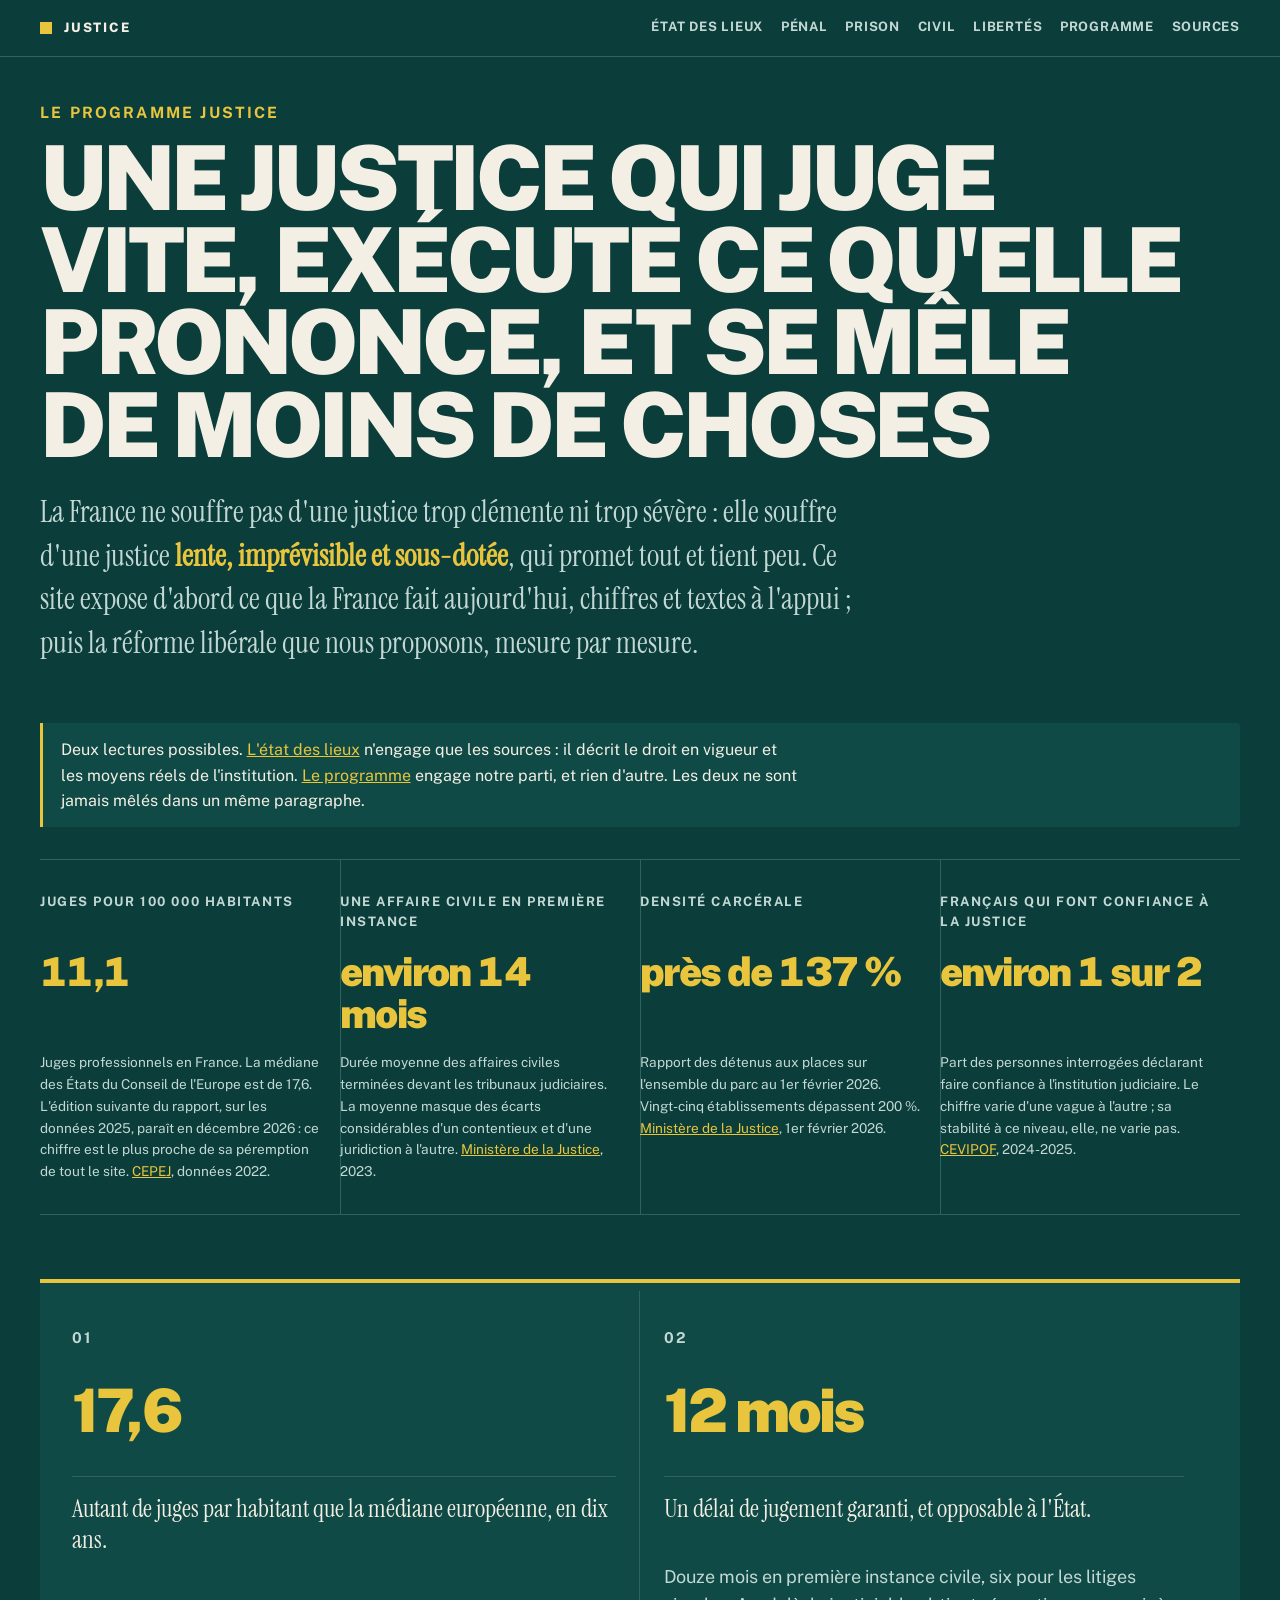
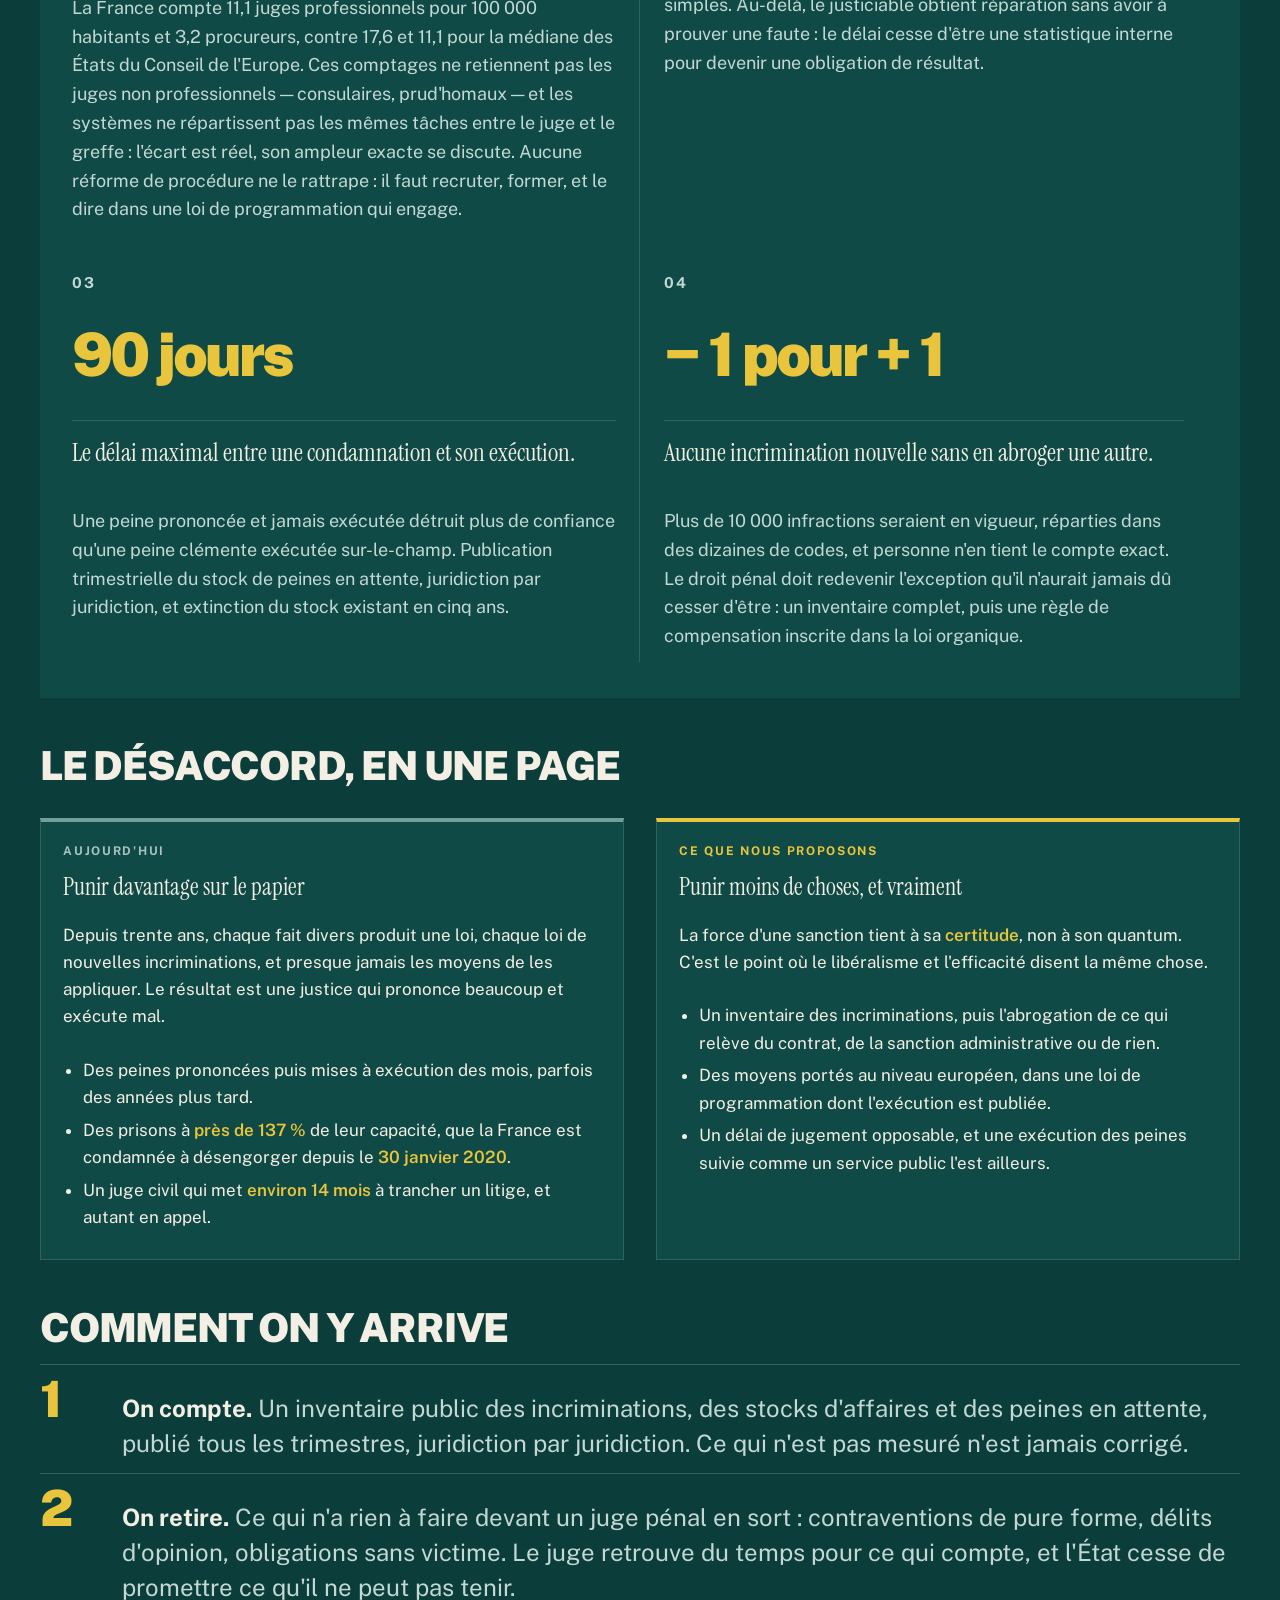
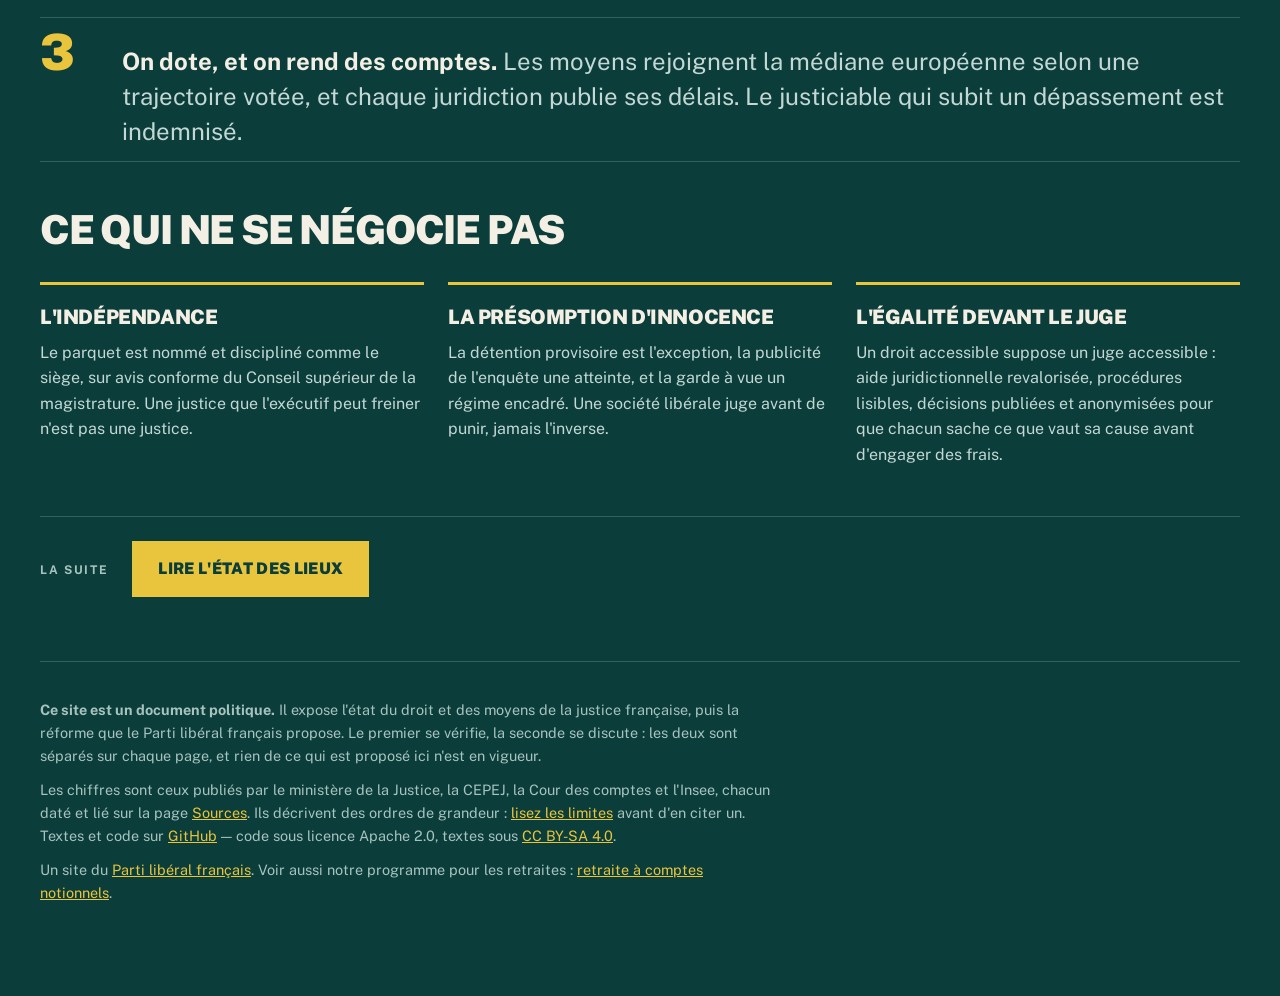
<file: index.html>
<!doctype html>
<html lang="fr">
<head>
<meta charset="utf-8">
<meta name="viewport" content="width=device-width, initial-scale=1">
<!-- La couleur du bandeau de tête : sur un téléphone, la barre du navigateur la
     reprend, et la page commence où elle commence. -->
<meta name="theme-color" content="#0b3d3a">
<title>Justice — le programme du Parti libéral français</title>
<meta name="description" content="La justice française juge lentement, exécute mal ses propres décisions et compte deux fois moins de magistrats que ses voisins. Le constat chiffré, source par source, et la réforme libérale que nous proposons : juger vite, exécuter sûrement, punir moins de choses et mieux.">
<meta property="og:title" content="Justice — le programme du Parti libéral français">
<meta property="og:description" content="La justice française juge lentement, exécute mal ses propres décisions et compte deux fois moins de magistrats que ses voisins. Le constat chiffré, source par source, et la réforme libérale que nous proposons : juger vite, exécuter sûrement, punir moins de choses et mieux.">
<meta property="og:type" content="website">
<meta property="og:locale" content="fr_FR">
<link rel="icon" href="moteur/icone.svg" type="image/svg+xml">
<link rel="apple-touch-icon" href="moteur/icone.svg">
<!-- La charte du parti, puis ce que ce site-ci y ajoute. L'ordre compte : la
     seconde feuille ne redéfinit que ce qu'elle apporte. -->
<link rel="stylesheet" href="moteur/style.css">
<link rel="stylesheet" href="moteur/complement.css">
<!-- Les deux polices de l'affiche sont servies par le dépôt, et non par un
     tiers : une requête de police chez un hébergeur extérieur emporte
     l'adresse IP du lecteur, et lire un programme politique ne devrait rien
     dire de soi à personne. Elles sont préchargées parce que le titre de
     l'affiche les attend dès la première ligne rendue. -->
<link rel="preload" href="moteur/polices/public-sans-latin.woff2" as="font" type="font/woff2" crossorigin>
<link rel="preload" href="moteur/polices/instrument-serif-latin.woff2" as="font" type="font/woff2" crossorigin>
</head>
<body>
<a class="evitement" href="#contenu">Aller au contenu</a>
<header class="bandeau"><div class="interieur">
  <p class="nom"><a href="index.html"><svg class="icone" xmlns="http://www.w3.org/2000/svg" width="24" height="24" viewBox="0 0 24 24" fill="none" stroke="currentColor" stroke-width="2" stroke-linecap="round" stroke-linejoin="round" aria-hidden="true">
  <path d="m16 16 3-8 3 8c-.87.65-1.92 1-3 1s-2.13-.35-3-1Z"/>
  <path d="m2 16 3-8 3 8c-.87.65-1.92 1-3 1s-2.13-.35-3-1Z"/>
  <path d="M7 21h10"/>
  <path d="M12 3v18"/>
  <path d="M3 7h2c2 0 5-1 7-2 2 1 5 2 7 2h2"/>
</svg><span>Justice</span></a></p>
  <nav aria-label="Navigation principale"><span class="groupe"><span class="etiquette">Le constat</span><span class="liens"><a href="etat-des-lieux.html">État des lieux</a><a href="penale.html">Pénal</a><a href="prison.html">Prison</a><a href="civile.html">Civil</a></span></span><span class="groupe"><span class="etiquette">La proposition</span><span class="liens"><a href="libertes.html">Libertés</a><a href="programme.html">Programme</a></span></span><span class="groupe"><span class="etiquette">La méthode</span><span class="liens"><a href="sources.html">Sources</a></span></span></nav>
</div></header>
<main id="contenu" tabindex="-1">
<div class="affiche"><p class="surtitre">Le programme justice</p><h1>Une justice qui juge vite, exécute ce qu'elle prononce, et se mêle de moins de choses</h1><p class="chapeau">La France ne souffre pas d'une justice trop clémente ni trop sévère : elle souffre d'une justice <strong class="cle-texte">lente, imprévisible et sous-dotée</strong>, qui promet tout et tient peu. Ce site expose d'abord ce que la France fait aujourd'hui, chiffres et textes à l'appui ; puis la réforme libérale que nous proposons, mesure par mesure.</p></div>
<div class="note entree"><p>Deux lectures possibles. <a href="etat-des-lieux.html">L'état des lieux</a> n'engage que les sources : il décrit le droit en vigueur et les moyens réels de l'institution. <a href="programme.html">Le programme</a> engage notre parti, et rien d'autre. Les deux ne sont jamais mêlés dans un même paragraphe.</p></div>
<div class="fiches reperes"><div class="fiche"><p class="valeur">11,1</p><p class="etiquette">Juges pour 100 000 habitants</p><p class="precision">Juges professionnels en France. La médiane des États du Conseil de l&#x27;Europe est de 17,6. L&#x27;édition suivante du rapport, sur les données 2025, paraît en décembre 2026 : ce chiffre est le plus proche de sa péremption de tout le site. <a href="https://www.coe.int/fr/web/cepej/evaluation-of-judicial-systems">CEPEJ</a>, données 2022.</p></div><div class="fiche"><p class="valeur">environ 14 mois</p><p class="etiquette">Une affaire civile en première instance</p><p class="precision">Durée moyenne des affaires civiles terminées devant les tribunaux judiciaires. La moyenne masque des écarts considérables d&#x27;un contentieux et d&#x27;une juridiction à l&#x27;autre. <a href="https://www.justice.gouv.fr/documentation/etudes-et-statistiques">Ministère de la Justice</a>, 2023.</p></div><div class="fiche"><p class="valeur">près de 137 %</p><p class="etiquette">Densité carcérale</p><p class="precision">Rapport des détenus aux places sur l&#x27;ensemble du parc au 1er février 2026. Vingt-cinq établissements dépassent 200 %. <a href="https://www.justice.gouv.fr/documentation/etudes-et-statistiques/statistiques-mensuelles-population-detenue-ecrouee-11">Ministère de la Justice</a>, 1er février 2026.</p></div><div class="fiche"><p class="valeur">environ 1 sur 2</p><p class="etiquette">Français qui font confiance à la justice</p><p class="precision">Part des personnes interrogées déclarant faire confiance à l&#x27;institution judiciaire. Le chiffre varie d&#x27;une vague à l&#x27;autre ; sa stabilité à ce niveau, elle, ne varie pas. <a href="https://www.sciencespo.fr/cevipof/fr/le-barometre-de-la-confiance-politique/">CEVIPOF</a>, 2024-2025.</p></div></div>
<section class="engagements"><div class="grille"><div class="engagement"><p class="rang">01</p><p class="chiffre">17,6</p><p class="promesse">Autant de juges par habitant que la médiane européenne, en dix ans.</p><p class="detail">La France compte 11,1 juges professionnels pour 100 000 habitants et 3,2 procureurs, contre 17,6 et 11,1 pour la médiane des États du Conseil de l'Europe. Ces comptages ne retiennent pas les juges non professionnels — consulaires, prud'homaux — et les systèmes ne répartissent pas les mêmes tâches entre le juge et le greffe : l'écart est réel, son ampleur exacte se discute. Aucune réforme de procédure ne le rattrape : il faut recruter, former, et le dire dans une loi de programmation qui engage.</p></div><div class="engagement"><p class="rang">02</p><p class="chiffre">12 mois</p><p class="promesse">Un délai de jugement garanti, et opposable à l'État.</p><p class="detail">Douze mois en première instance civile, six pour les litiges simples. Au-delà, le justiciable obtient réparation sans avoir à prouver une faute : le délai cesse d'être une statistique interne pour devenir une obligation de résultat.</p></div><div class="engagement"><p class="rang">03</p><p class="chiffre">90 jours</p><p class="promesse">Le délai maximal entre une condamnation et son exécution.</p><p class="detail">Une peine prononcée et jamais exécutée détruit plus de confiance qu'une peine clémente exécutée sur-le-champ. Publication trimestrielle du stock de peines en attente, juridiction par juridiction, et extinction du stock existant en cinq ans.</p></div><div class="engagement"><p class="rang">04</p><p class="chiffre">− 1 pour + 1</p><p class="promesse">Aucune incrimination nouvelle sans en abroger une autre.</p><p class="detail">Plus de 10 000 infractions seraient en vigueur, réparties dans des dizaines de codes, et personne n'en tient le compte exact. Le droit pénal doit redevenir l'exception qu'il n'aurait jamais dû cesser d'être : un inventaire complet, puis une règle de compensation inscrite dans la loi organique.</p></div></div></section>
<h2 id="desaccord">Le désaccord, en une page</h2>
<div class="confrontation">
  <div class="volet aujourdhui">
    <p class="etiquette">Aujourd'hui</p>
    <h3>Punir davantage sur le papier</h3>
    <p>Depuis trente ans, chaque fait divers produit une loi, chaque loi de nouvelles incriminations, et presque jamais les moyens de les appliquer. Le résultat est une justice qui prononce beaucoup et exécute mal.</p><ul><li>Des peines prononcées puis mises à exécution des mois, parfois des années plus tard.</li><li>Des prisons à <strong class="cle-texte">près de 137 %</strong> de leur capacité, que la France est condamnée à désengorger depuis le <strong class="cle-texte">30 janvier 2020</strong>.</li><li>Un juge civil qui met <strong class="cle-texte">environ 14 mois</strong> à trancher un litige, et autant en appel.</li></ul>
  </div>
  <div class="volet demain">
    <p class="etiquette">Ce que nous proposons</p>
    <h3>Punir moins de choses, et vraiment</h3>
    <p>La force d'une sanction tient à sa <strong class="cle-texte">certitude</strong>, non à son quantum. C'est le point où le libéralisme et l'efficacité disent la même chose.</p><ul><li>Un inventaire des incriminations, puis l'abrogation de ce qui relève du contrat, de la sanction administrative ou de rien.</li><li>Des moyens portés au niveau européen, dans une loi de programmation dont l'exécution est publiée.</li><li>Un délai de jugement opposable, et une exécution des peines suivie comme un service public l'est ailleurs.</li></ul>
  </div>
</div>
<h2 id="methode">Comment on y arrive</h2>
<ol class="gestes"><li><span class="rang">1</span><span><strong>On compte.</strong> Un inventaire public des incriminations, des stocks d'affaires et des peines en attente, publié tous les trimestres, juridiction par juridiction. Ce qui n'est pas mesuré n'est jamais corrigé.</span></li><li><span class="rang">2</span><span><strong>On retire.</strong> Ce qui n'a rien à faire devant un juge pénal en sort : contraventions de pure forme, délits d'opinion, obligations sans victime. Le juge retrouve du temps pour ce qui compte, et l'État cesse de promettre ce qu'il ne peut pas tenir.</span></li><li><span class="rang">3</span><span><strong>On dote, et on rend des comptes.</strong> Les moyens rejoignent la médiane européenne selon une trajectoire votée, et chaque juridiction publie ses délais. Le justiciable qui subit un dépassement est indemnisé.</span></li></ol>
<h2 id="principes">Ce qui ne se négocie pas</h2>
<div class="points"><div class="point"><h3>L'indépendance</h3><p>Le parquet est nommé et discipliné comme le siège, sur avis conforme du Conseil supérieur de la magistrature. Une justice que l'exécutif peut freiner n'est pas une justice.</p></div><div class="point"><h3>La présomption d'innocence</h3><p>La détention provisoire est l'exception, la publicité de l'enquête une atteinte, et la garde à vue un régime encadré. Une société libérale juge avant de punir, jamais l'inverse.</p></div><div class="point"><h3>L'égalité devant le juge</h3><p>Un droit accessible suppose un juge accessible : aide juridictionnelle revalorisée, procédures lisibles, décisions publiées et anonymisées pour que chacun sache ce que vaut sa cause avant d'engager des frais.</p></div></div>
<div class="suite"><span class="etiquette">La suite</span><a class="bouton" href="etat-des-lieux.html">Lire l&#x27;état des lieux</a></div>
</main>
<footer>
  <p><strong>Ce site est un document politique.</strong> Il expose l'état du
  droit et des moyens de la justice française, puis la réforme que le Parti
  libéral français propose. Le premier se vérifie, la seconde se discute :
  les deux sont séparés sur chaque page, et rien de ce qui est proposé ici
  n'est en vigueur.</p>
  <p>Les chiffres sont ceux publiés par le ministère de la Justice, la CEPEJ,
  la Cour des comptes et l'Insee, chacun daté et lié sur la page
  <a href="sources.html">Sources</a>. Ils décrivent des ordres de grandeur :
  <a href="sources.html#limites">lisez les limites</a> avant d'en citer un.
  Textes et code sur <a href="https://github.com/g-pliberal/Justice">GitHub</a> — code sous licence Apache 2.0,
  textes sous <a href="https://creativecommons.org/licenses/by-sa/4.0/deed.fr">CC BY-SA 4.0</a>.</p>
  <p class="retour-site">Un site du <a href="https://partiliberalfrancais.fr">Parti libéral français</a>.
  Voir aussi notre programme pour les retraites :
  <a href="https://g-pliberal.github.io/retraitecomptenotionelle/">retraite à comptes notionnels</a>.</p>
</footer>
</body>
</html>
</file>
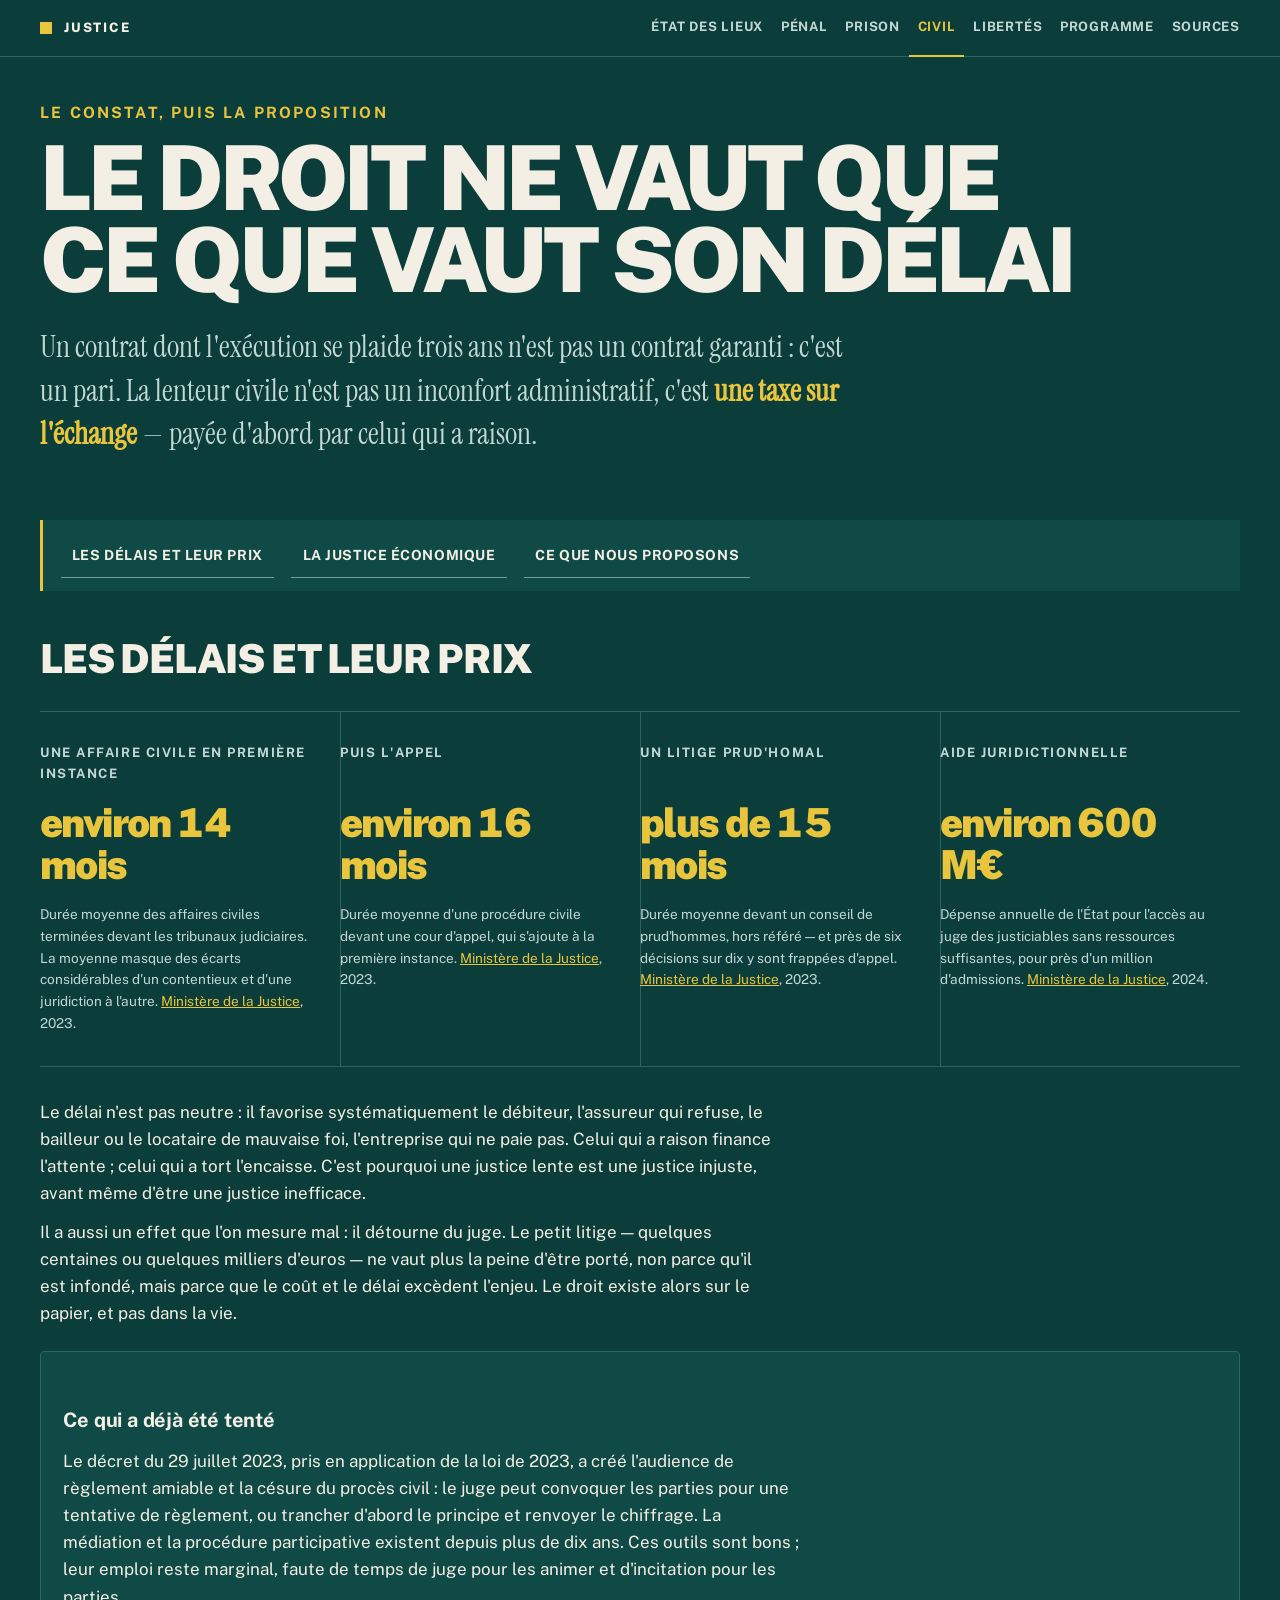
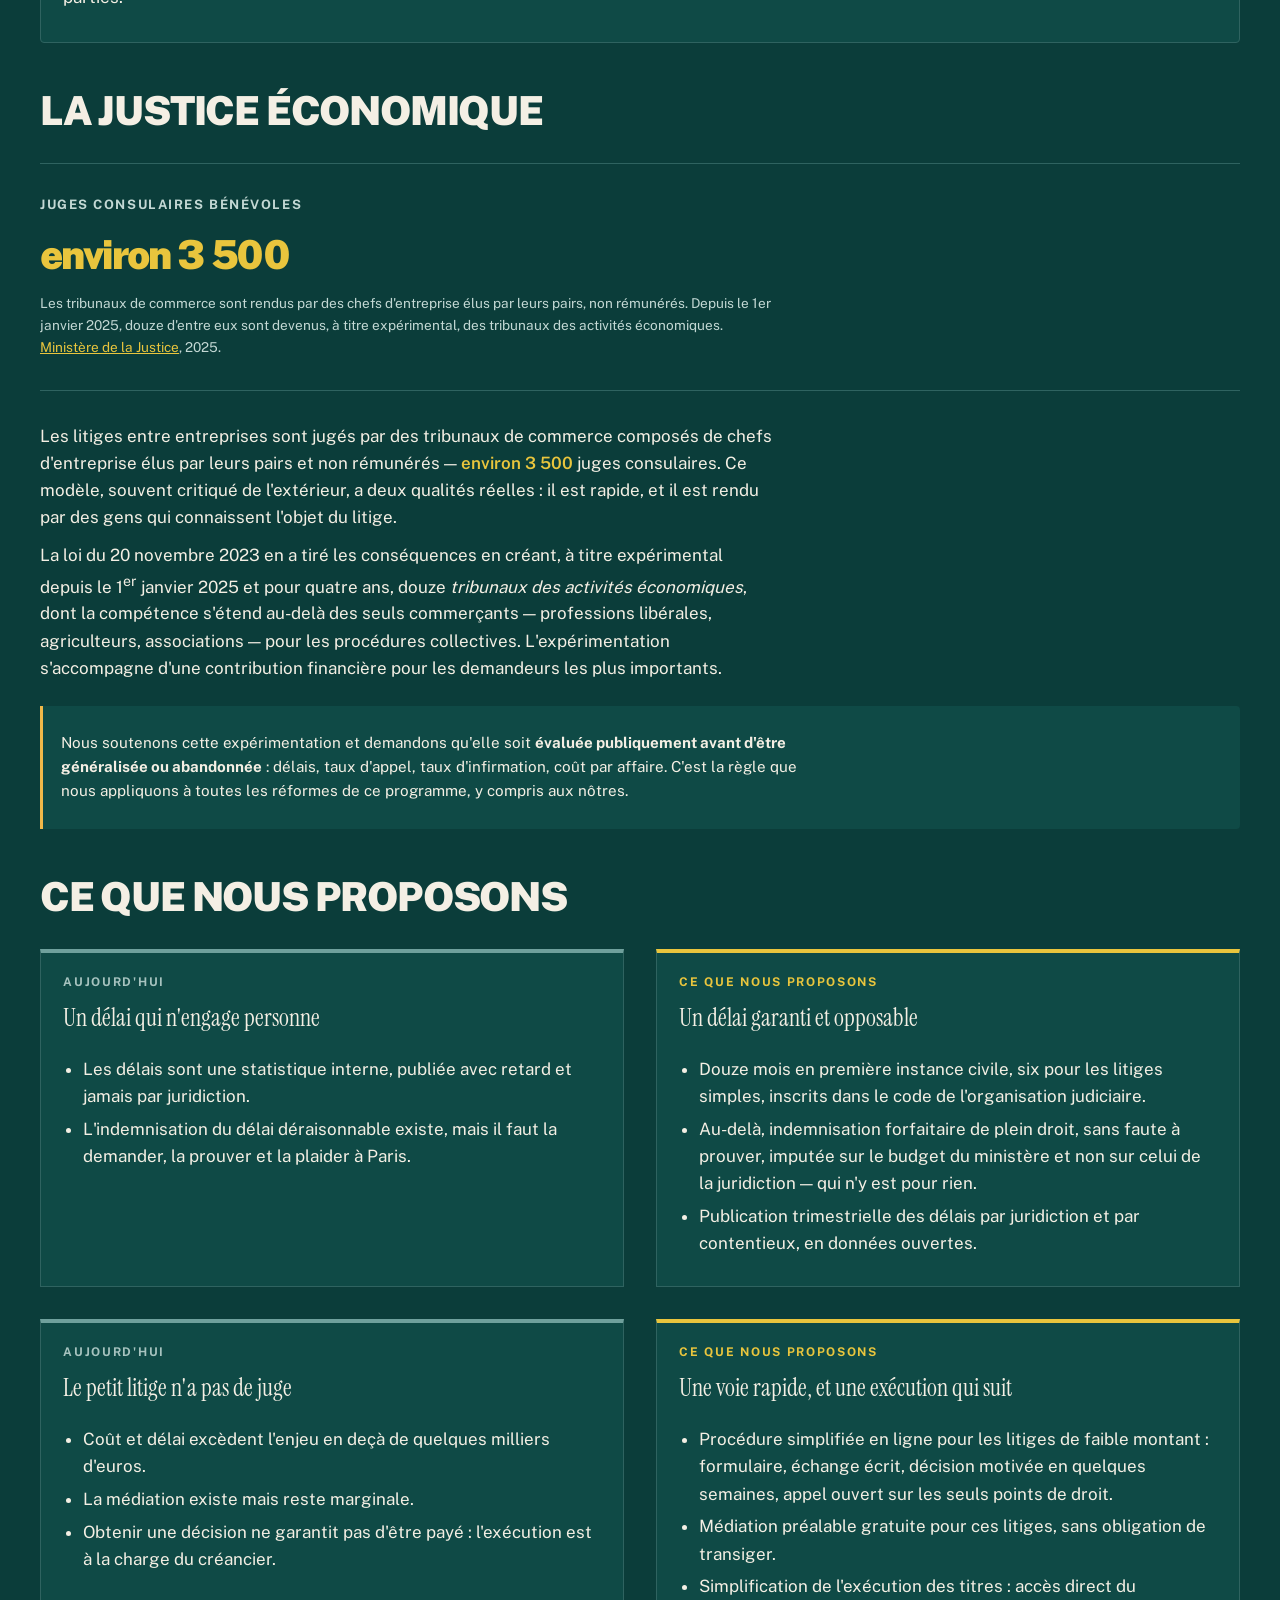
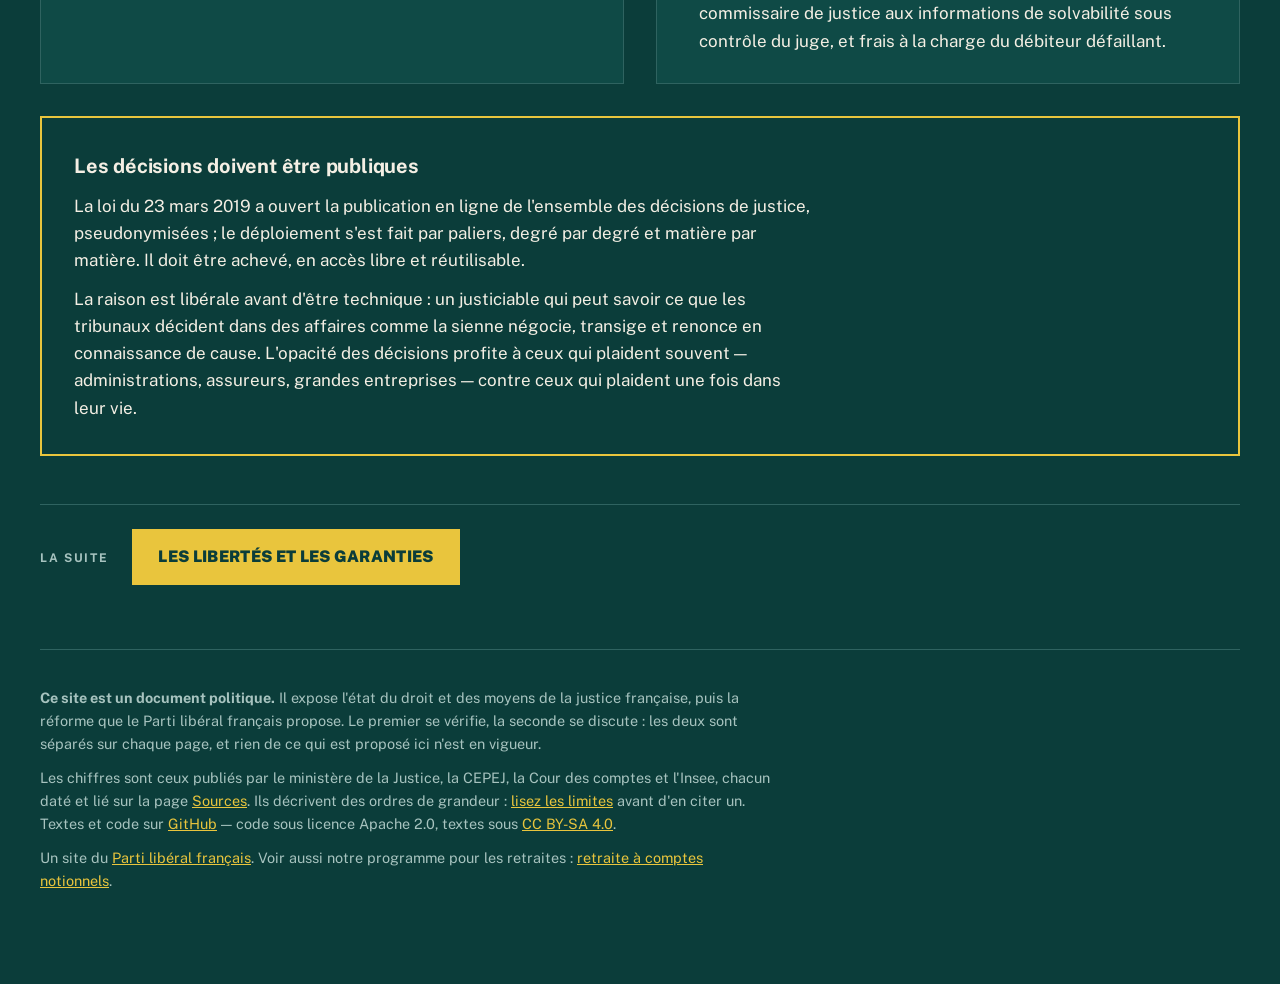
<file: civile.html>
<!doctype html>
<html lang="fr">
<head>
<meta charset="utf-8">
<meta name="viewport" content="width=device-width, initial-scale=1">
<!-- La couleur du bandeau de tête : sur un téléphone, la barre du navigateur la
     reprend, et la page commence où elle commence. -->
<meta name="theme-color" content="#0b3d3a">
<title>Justice civile et économique — Justice</title>
<meta name="description" content="Quatorze mois pour un jugement civil, seize de plus en appel, près de six décisions prud&#x27;homales sur dix frappées d&#x27;appel : l&#x27;état de la justice des contrats et du quotidien, et la réforme libérale que nous proposons.">
<meta property="og:title" content="Justice civile et économique — Justice">
<meta property="og:description" content="Quatorze mois pour un jugement civil, seize de plus en appel, près de six décisions prud&#x27;homales sur dix frappées d&#x27;appel : l&#x27;état de la justice des contrats et du quotidien, et la réforme libérale que nous proposons.">
<meta property="og:type" content="website">
<meta property="og:locale" content="fr_FR">
<link rel="icon" href="moteur/icone.svg" type="image/svg+xml">
<link rel="apple-touch-icon" href="moteur/icone.svg">
<!-- La charte du parti, puis ce que ce site-ci y ajoute. L'ordre compte : la
     seconde feuille ne redéfinit que ce qu'elle apporte. -->
<link rel="stylesheet" href="moteur/style.css">
<link rel="stylesheet" href="moteur/complement.css">
<!-- Les deux polices de l'affiche sont servies par le dépôt, et non par un
     tiers : une requête de police chez un hébergeur extérieur emporte
     l'adresse IP du lecteur, et lire un programme politique ne devrait rien
     dire de soi à personne. Elles sont préchargées parce que le titre de
     l'affiche les attend dès la première ligne rendue. -->
<link rel="preload" href="moteur/polices/public-sans-latin.woff2" as="font" type="font/woff2" crossorigin>
<link rel="preload" href="moteur/polices/instrument-serif-latin.woff2" as="font" type="font/woff2" crossorigin>
</head>
<body>
<a class="evitement" href="#contenu">Aller au contenu</a>
<header class="bandeau"><div class="interieur">
  <p class="nom"><a href="index.html"><svg class="icone" xmlns="http://www.w3.org/2000/svg" width="24" height="24" viewBox="0 0 24 24" fill="none" stroke="currentColor" stroke-width="2" stroke-linecap="round" stroke-linejoin="round" aria-hidden="true">
  <path d="m16 16 3-8 3 8c-.87.65-1.92 1-3 1s-2.13-.35-3-1Z"/>
  <path d="m2 16 3-8 3 8c-.87.65-1.92 1-3 1s-2.13-.35-3-1Z"/>
  <path d="M7 21h10"/>
  <path d="M12 3v18"/>
  <path d="M3 7h2c2 0 5-1 7-2 2 1 5 2 7 2h2"/>
</svg><span>Justice</span></a></p>
  <nav aria-label="Navigation principale"><span class="groupe"><span class="etiquette">Le constat</span><span class="liens"><a href="etat-des-lieux.html">État des lieux</a><a href="penale.html">Pénal</a><a href="prison.html">Prison</a><a href="civile.html" aria-current="page">Civil</a></span></span><span class="groupe"><span class="etiquette">La proposition</span><span class="liens"><a href="libertes.html">Libertés</a><a href="programme.html">Programme</a></span></span><span class="groupe"><span class="etiquette">La méthode</span><span class="liens"><a href="sources.html">Sources</a></span></span></nav>
</div></header>
<main id="contenu" tabindex="-1">
<div class="affiche"><p class="surtitre">Le constat, puis la proposition</p><h1>Le droit ne vaut que ce que vaut son délai</h1><p class="chapeau">Un contrat dont l'exécution se plaide trois ans n'est pas un contrat garanti : c'est un pari. La lenteur civile n'est pas un inconfort administratif, c'est <strong class="cle-texte">une taxe sur l'échange</strong> — payée d'abord par celui qui a raison.</p></div>
<nav class="plan" aria-label="Plan de la page"><p class="etiquette">Sur cette page</p><ol><li><a href="#delais">Les délais et leur prix</a></li><li><a href="#economique">La justice économique</a></li><li><a href="#proposition">Ce que nous proposons</a></li></ol></nav>
<h2 id="delais">Les délais et leur prix</h2>
<div class="fiches reperes"><div class="fiche"><p class="valeur">environ 14 mois</p><p class="etiquette">Une affaire civile en première instance</p><p class="precision">Durée moyenne des affaires civiles terminées devant les tribunaux judiciaires. La moyenne masque des écarts considérables d&#x27;un contentieux et d&#x27;une juridiction à l&#x27;autre. <a href="https://www.justice.gouv.fr/documentation/etudes-et-statistiques">Ministère de la Justice</a>, 2023.</p></div><div class="fiche"><p class="valeur">environ 16 mois</p><p class="etiquette">Puis l&#x27;appel</p><p class="precision">Durée moyenne d&#x27;une procédure civile devant une cour d&#x27;appel, qui s&#x27;ajoute à la première instance. <a href="https://www.justice.gouv.fr/documentation/etudes-et-statistiques">Ministère de la Justice</a>, 2023.</p></div><div class="fiche"><p class="valeur">plus de 15 mois</p><p class="etiquette">Un litige prud&#x27;homal</p><p class="precision">Durée moyenne devant un conseil de prud&#x27;hommes, hors référé — et près de six décisions sur dix y sont frappées d&#x27;appel. <a href="https://www.justice.gouv.fr/documentation/etudes-et-statistiques">Ministère de la Justice</a>, 2023.</p></div><div class="fiche"><p class="valeur">environ 600 M€</p><p class="etiquette">Aide juridictionnelle</p><p class="precision">Dépense annuelle de l&#x27;État pour l&#x27;accès au juge des justiciables sans ressources suffisantes, pour près d&#x27;un million d&#x27;admissions. <a href="https://www.justice.gouv.fr/documentation/etudes-et-statistiques">Ministère de la Justice</a>, 2024.</p></div></div><p>Le délai n'est pas neutre : il favorise systématiquement le débiteur, l'assureur qui refuse, le bailleur ou le locataire de mauvaise foi, l'entreprise qui ne paie pas. Celui qui a raison finance l'attente ; celui qui a tort l'encaisse. C'est pourquoi une justice lente est une justice injuste, avant même d'être une justice inefficace.</p><p>Il a aussi un effet que l'on mesure mal : il détourne du juge. Le petit litige — quelques centaines ou quelques milliers d'euros — ne vaut plus la peine d'être porté, non parce qu'il est infondé, mais parce que le coût et le délai excèdent l'enjeu. Le droit existe alors sur le papier, et pas dans la vie.</p><div class="carte"><h3>Ce qui a déjà été tenté</h3><p>Le décret du 29 juillet 2023, pris en application de la loi de 2023, a créé l'audience de règlement amiable et la césure du procès civil : le juge peut convoquer les parties pour une tentative de règlement, ou trancher d'abord le principe et renvoyer le chiffrage. La médiation et la procédure participative existent depuis plus de dix ans. Ces outils sont bons ; leur emploi reste marginal, faute de temps de juge pour les animer et d'incitation pour les parties.</p></div>
<h2 id="economique">La justice économique</h2>
<div class="fiches reperes"><div class="fiche"><p class="valeur">environ 3 500</p><p class="etiquette">Juges consulaires bénévoles</p><p class="precision">Les tribunaux de commerce sont rendus par des chefs d&#x27;entreprise élus par leurs pairs, non rémunérés. Depuis le 1er janvier 2025, douze d&#x27;entre eux sont devenus, à titre expérimental, des tribunaux des activités économiques. <a href="https://www.justice.gouv.fr/documentation/etudes-et-statistiques">Ministère de la Justice</a>, 2025.</p></div></div><p>Les litiges entre entreprises sont jugés par des tribunaux de commerce composés de chefs d'entreprise élus par leurs pairs et non rémunérés — <strong class="cle-texte">environ 3 500</strong> juges consulaires. Ce modèle, souvent critiqué de l'extérieur, a deux qualités réelles : il est rapide, et il est rendu par des gens qui connaissent l'objet du litige.</p><p>La loi du 20 novembre 2023 en a tiré les conséquences en créant, à titre expérimental depuis le 1<sup>er</sup> janvier 2025 et pour quatre ans, douze <em>tribunaux des activités économiques</em>, dont la compétence s'étend au-delà des seuls commerçants — professions libérales, agriculteurs, associations — pour les procédures collectives. L'expérimentation s'accompagne d'une contribution financière pour les demandeurs les plus importants.</p><div class="note vigilance"><p>Nous soutenons cette expérimentation et demandons qu'elle soit <strong>évaluée publiquement avant d'être généralisée ou abandonnée</strong> : délais, taux d'appel, taux d'infirmation, coût par affaire. C'est la règle que nous appliquons à toutes les réformes de ce programme, y compris aux nôtres.</p></div>
<h2 id="proposition">Ce que nous proposons</h2>
<div class="confrontation">
  <div class="volet aujourdhui">
    <p class="etiquette">Aujourd'hui</p>
    <h3>Un délai qui n'engage personne</h3>
    <ul><li>Les délais sont une statistique interne, publiée avec retard et jamais par juridiction.</li><li>L'indemnisation du délai déraisonnable existe, mais il faut la demander, la prouver et la plaider à Paris.</li></ul>
  </div>
  <div class="volet demain">
    <p class="etiquette">Ce que nous proposons</p>
    <h3>Un délai garanti et opposable</h3>
    <ul><li>Douze mois en première instance civile, six pour les litiges simples, inscrits dans le code de l'organisation judiciaire.</li><li>Au-delà, indemnisation forfaitaire de plein droit, sans faute à prouver, imputée sur le budget du ministère et non sur celui de la juridiction — qui n'y est pour rien.</li><li>Publication trimestrielle des délais par juridiction et par contentieux, en données ouvertes.</li></ul>
  </div>
</div><div class="confrontation">
  <div class="volet aujourdhui">
    <p class="etiquette">Aujourd'hui</p>
    <h3>Le petit litige n'a pas de juge</h3>
    <ul><li>Coût et délai excèdent l'enjeu en deçà de quelques milliers d'euros.</li><li>La médiation existe mais reste marginale.</li><li>Obtenir une décision ne garantit pas d'être payé : l'exécution est à la charge du créancier.</li></ul>
  </div>
  <div class="volet demain">
    <p class="etiquette">Ce que nous proposons</p>
    <h3>Une voie rapide, et une exécution qui suit</h3>
    <ul><li>Procédure simplifiée en ligne pour les litiges de faible montant : formulaire, échange écrit, décision motivée en quelques semaines, appel ouvert sur les seuls points de droit.</li><li>Médiation préalable gratuite pour ces litiges, sans obligation de transiger.</li><li>Simplification de l'exécution des titres : accès direct du commissaire de justice aux informations de solvabilité sous contrôle du juge, et frais à la charge du débiteur défaillant.</li></ul>
  </div>
</div><div class="encadre"><h3>Les décisions doivent être publiques</h3><p>La loi du 23 mars 2019 a ouvert la publication en ligne de l'ensemble des décisions de justice, pseudonymisées ; le déploiement s'est fait par paliers, degré par degré et matière par matière. Il doit être achevé, en accès libre et réutilisable.</p><p>La raison est libérale avant d'être technique : un justiciable qui peut savoir ce que les tribunaux décident dans des affaires comme la sienne négocie, transige et renonce en connaissance de cause. L'opacité des décisions profite à ceux qui plaident souvent — administrations, assureurs, grandes entreprises — contre ceux qui plaident une fois dans leur vie.</p></div>
<div class="suite"><span class="etiquette">La suite</span><a class="bouton" href="libertes.html">Les libertés et les garanties</a></div>
</main>
<footer>
  <p><strong>Ce site est un document politique.</strong> Il expose l'état du
  droit et des moyens de la justice française, puis la réforme que le Parti
  libéral français propose. Le premier se vérifie, la seconde se discute :
  les deux sont séparés sur chaque page, et rien de ce qui est proposé ici
  n'est en vigueur.</p>
  <p>Les chiffres sont ceux publiés par le ministère de la Justice, la CEPEJ,
  la Cour des comptes et l'Insee, chacun daté et lié sur la page
  <a href="sources.html">Sources</a>. Ils décrivent des ordres de grandeur :
  <a href="sources.html#limites">lisez les limites</a> avant d'en citer un.
  Textes et code sur <a href="https://github.com/g-pliberal/Justice">GitHub</a> — code sous licence Apache 2.0,
  textes sous <a href="https://creativecommons.org/licenses/by-sa/4.0/deed.fr">CC BY-SA 4.0</a>.</p>
  <p class="retour-site">Un site du <a href="https://partiliberalfrancais.fr">Parti libéral français</a>.
  Voir aussi notre programme pour les retraites :
  <a href="https://g-pliberal.github.io/retraitecomptenotionelle/">retraite à comptes notionnels</a>.</p>
</footer>
</body>
</html>
</file>
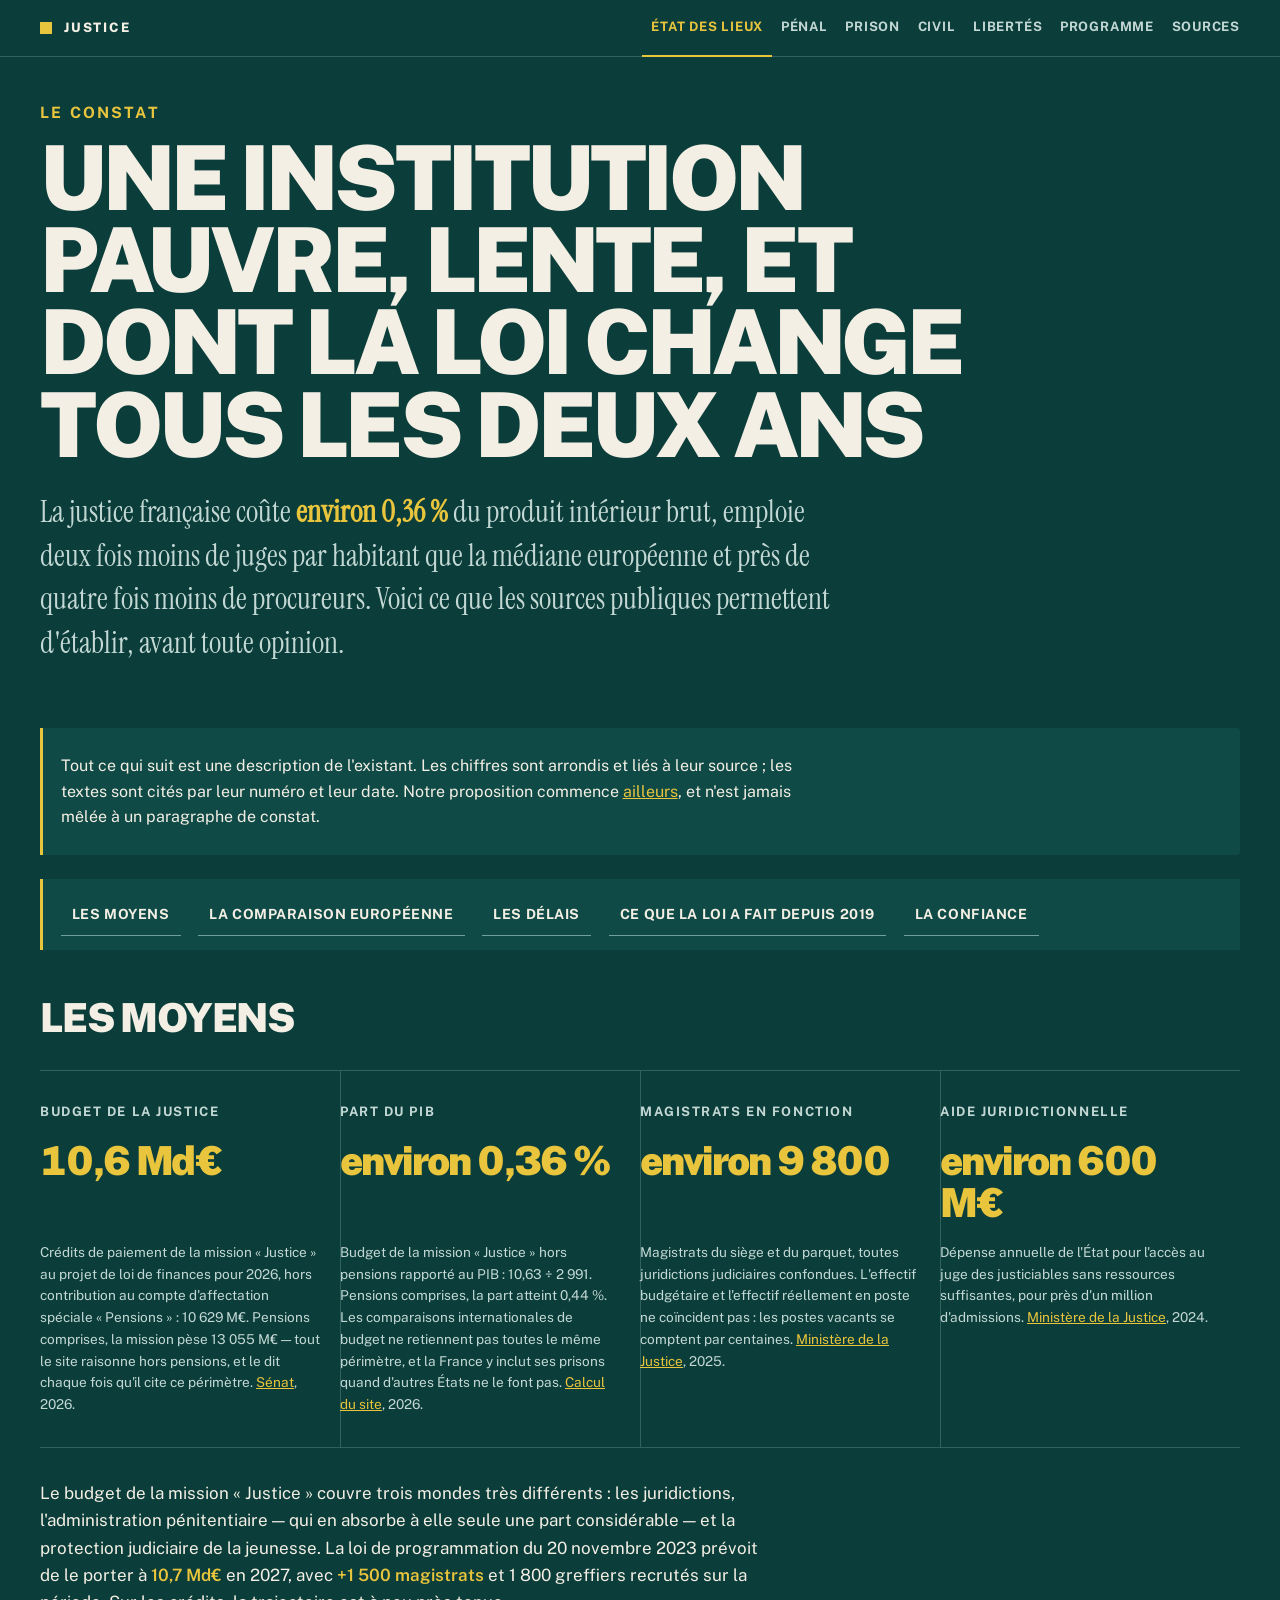
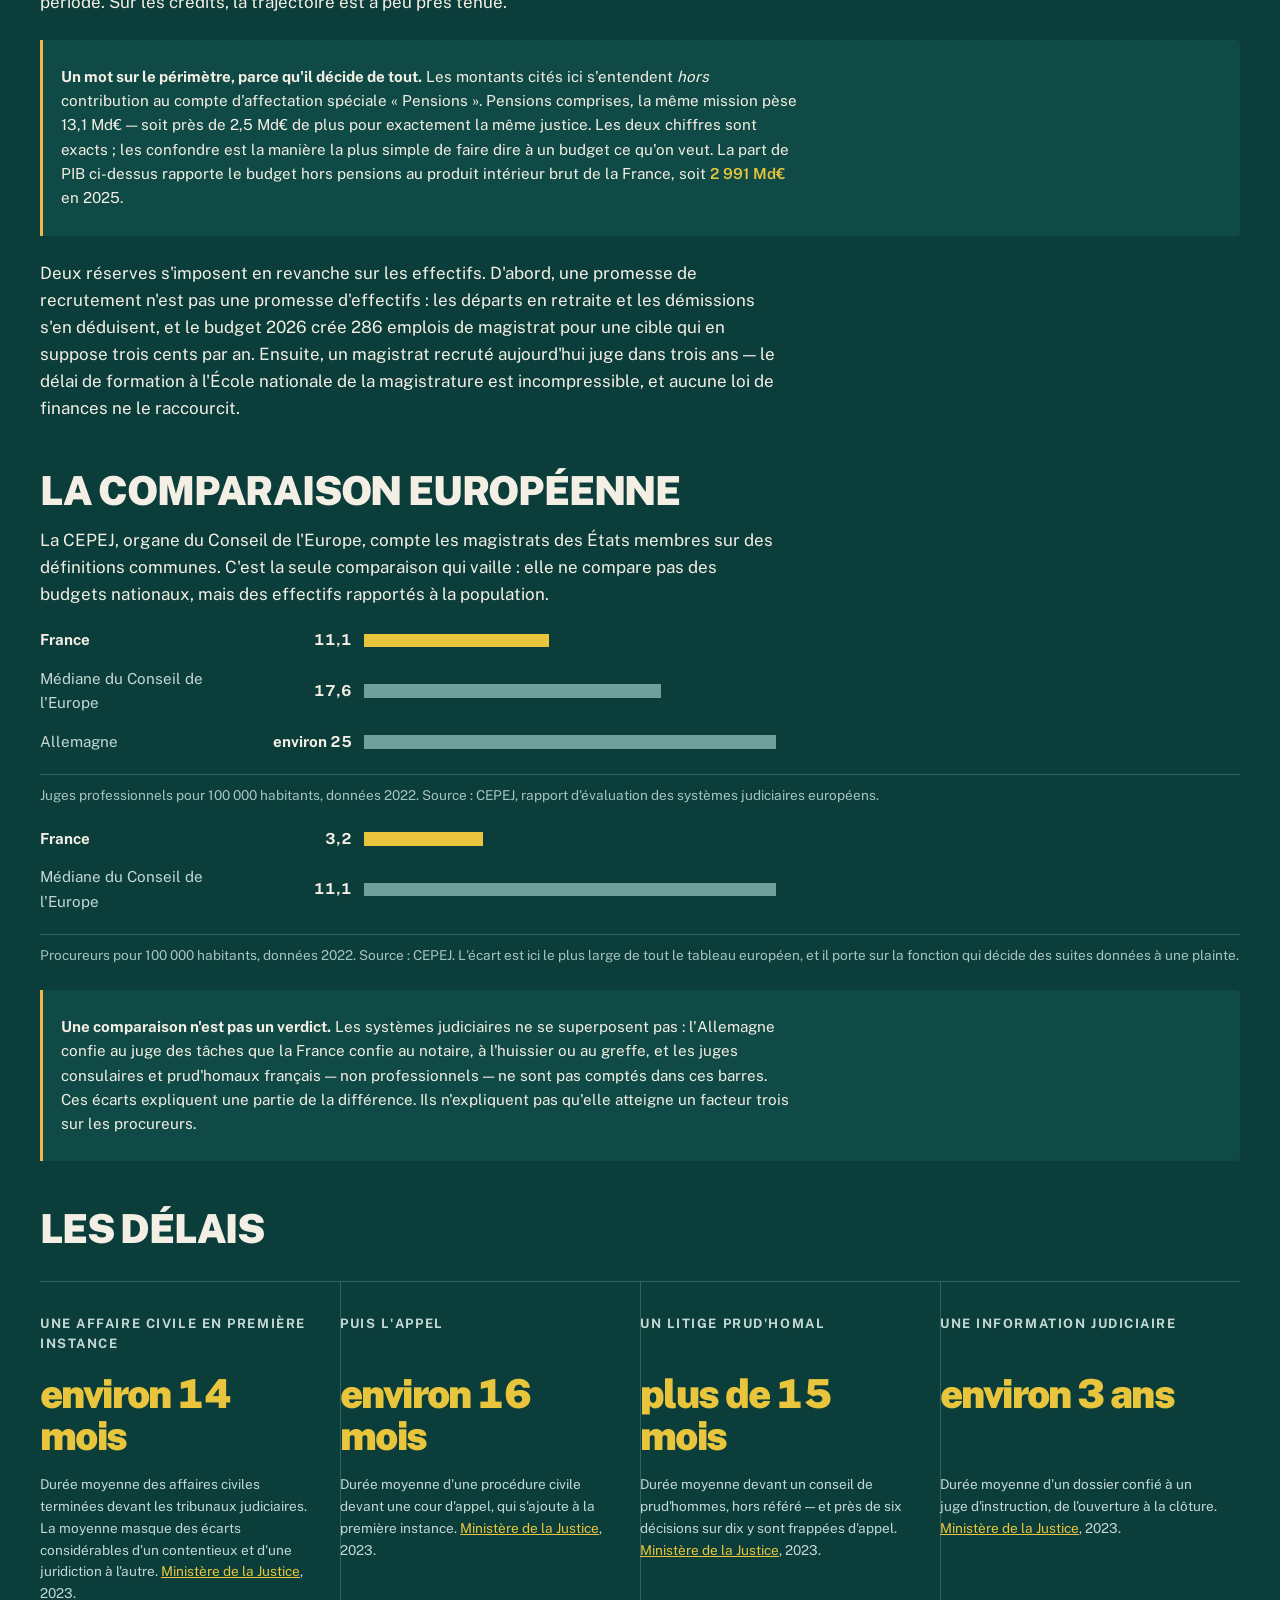
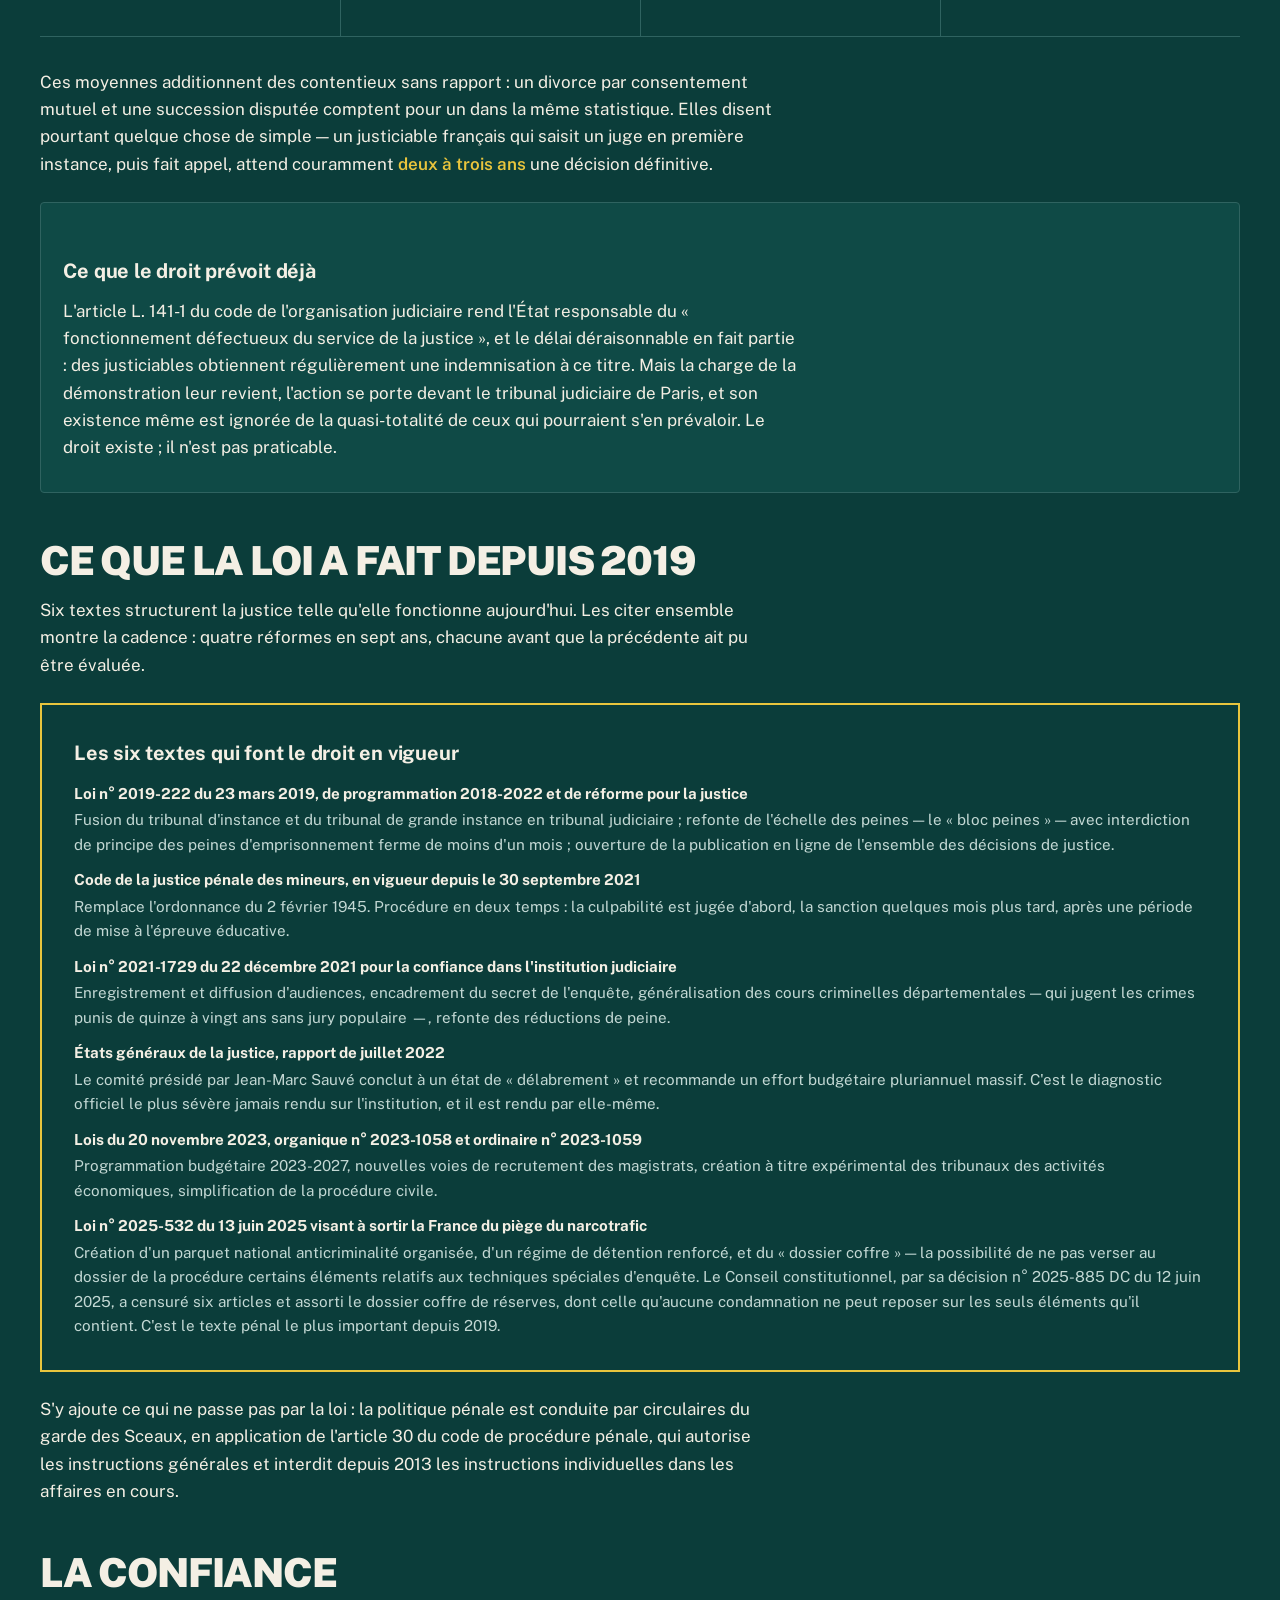
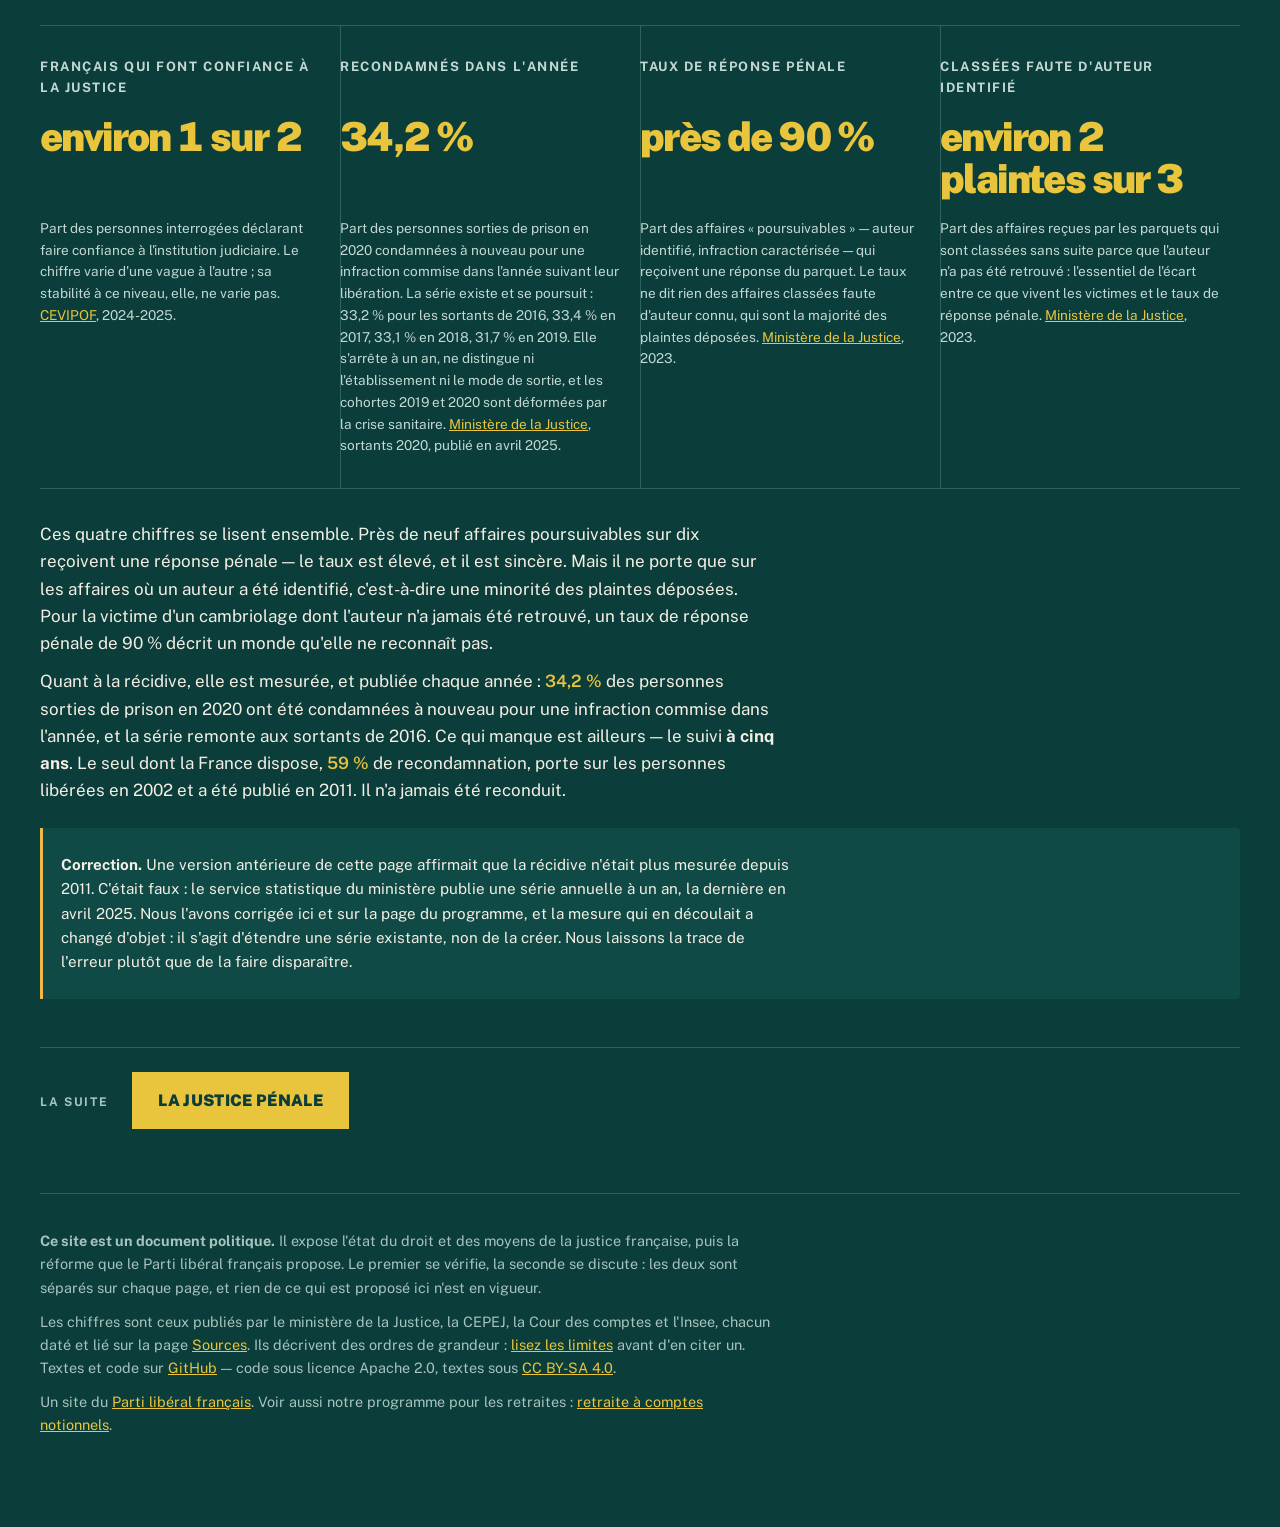
<file: etat-des-lieux.html>
<!doctype html>
<html lang="fr">
<head>
<meta charset="utf-8">
<meta name="viewport" content="width=device-width, initial-scale=1">
<!-- La couleur du bandeau de tête : sur un téléphone, la barre du navigateur la
     reprend, et la page commence où elle commence. -->
<meta name="theme-color" content="#0b3d3a">
<title>État des lieux — Justice</title>
<meta name="description" content="Combien la France dépense pour sa justice, combien elle emploie de magistrats, combien de temps elle met à juger, et quels textes régissent tout cela depuis 2019. Chiffres sourcés et datés, sans commentaire.">
<meta property="og:title" content="État des lieux — Justice">
<meta property="og:description" content="Combien la France dépense pour sa justice, combien elle emploie de magistrats, combien de temps elle met à juger, et quels textes régissent tout cela depuis 2019. Chiffres sourcés et datés, sans commentaire.">
<meta property="og:type" content="website">
<meta property="og:locale" content="fr_FR">
<link rel="icon" href="moteur/icone.svg" type="image/svg+xml">
<link rel="apple-touch-icon" href="moteur/icone.svg">
<!-- La charte du parti, puis ce que ce site-ci y ajoute. L'ordre compte : la
     seconde feuille ne redéfinit que ce qu'elle apporte. -->
<link rel="stylesheet" href="moteur/style.css">
<link rel="stylesheet" href="moteur/complement.css">
<!-- Les deux polices de l'affiche sont servies par le dépôt, et non par un
     tiers : une requête de police chez un hébergeur extérieur emporte
     l'adresse IP du lecteur, et lire un programme politique ne devrait rien
     dire de soi à personne. Elles sont préchargées parce que le titre de
     l'affiche les attend dès la première ligne rendue. -->
<link rel="preload" href="moteur/polices/public-sans-latin.woff2" as="font" type="font/woff2" crossorigin>
<link rel="preload" href="moteur/polices/instrument-serif-latin.woff2" as="font" type="font/woff2" crossorigin>
</head>
<body>
<a class="evitement" href="#contenu">Aller au contenu</a>
<header class="bandeau"><div class="interieur">
  <p class="nom"><a href="index.html"><svg class="icone" xmlns="http://www.w3.org/2000/svg" width="24" height="24" viewBox="0 0 24 24" fill="none" stroke="currentColor" stroke-width="2" stroke-linecap="round" stroke-linejoin="round" aria-hidden="true">
  <path d="m16 16 3-8 3 8c-.87.65-1.92 1-3 1s-2.13-.35-3-1Z"/>
  <path d="m2 16 3-8 3 8c-.87.65-1.92 1-3 1s-2.13-.35-3-1Z"/>
  <path d="M7 21h10"/>
  <path d="M12 3v18"/>
  <path d="M3 7h2c2 0 5-1 7-2 2 1 5 2 7 2h2"/>
</svg><span>Justice</span></a></p>
  <nav aria-label="Navigation principale"><span class="groupe"><span class="etiquette">Le constat</span><span class="liens"><a href="etat-des-lieux.html" aria-current="page">État des lieux</a><a href="penale.html">Pénal</a><a href="prison.html">Prison</a><a href="civile.html">Civil</a></span></span><span class="groupe"><span class="etiquette">La proposition</span><span class="liens"><a href="libertes.html">Libertés</a><a href="programme.html">Programme</a></span></span><span class="groupe"><span class="etiquette">La méthode</span><span class="liens"><a href="sources.html">Sources</a></span></span></nav>
</div></header>
<main id="contenu" tabindex="-1">
<div class="affiche"><p class="surtitre">Le constat</p><h1>Une institution pauvre, lente, et dont la loi change tous les deux ans</h1><p class="chapeau">La justice française coûte <strong class="cle-texte">environ 0,36 %</strong> du produit intérieur brut, emploie deux fois moins de juges par habitant que la médiane européenne et près de quatre fois moins de procureurs. Voici ce que les sources publiques permettent d'établir, avant toute opinion.</p></div>
<div class="note resume"><p>Tout ce qui suit est une description de l'existant. Les chiffres sont arrondis et liés à leur source ; les textes sont cités par leur numéro et leur date. Notre proposition commence <a href="programme.html">ailleurs</a>, et n'est jamais mêlée à un paragraphe de constat.</p></div>
<nav class="plan" aria-label="Plan de la page"><p class="etiquette">Sur cette page</p><ol><li><a href="#moyens">Les moyens</a></li><li><a href="#europe">La comparaison européenne</a></li><li><a href="#delais">Les délais</a></li><li><a href="#droit">Ce que la loi a fait depuis 2019</a></li><li><a href="#confiance">La confiance</a></li></ol></nav>
<h2 id="moyens">Les moyens</h2>
<div class="fiches reperes"><div class="fiche"><p class="valeur">10,6 Md€</p><p class="etiquette">Budget de la justice</p><p class="precision">Crédits de paiement de la mission « Justice » au projet de loi de finances pour 2026, hors contribution au compte d&#x27;affectation spéciale « Pensions » : 10 629 M€. Pensions comprises, la mission pèse 13 055 M€ — tout le site raisonne hors pensions, et le dit chaque fois qu&#x27;il cite ce périmètre. <a href="https://www.senat.fr/rap/l25-139-317/l25-139-317_mono.html">Sénat</a>, 2026.</p></div><div class="fiche"><p class="valeur">environ 0,36 %</p><p class="etiquette">Part du PIB</p><p class="precision">Budget de la mission « Justice » hors pensions rapporté au PIB : 10,63 ÷ 2 991. Pensions comprises, la part atteint 0,44 %. Les comparaisons internationales de budget ne retiennent pas toutes le même périmètre, et la France y inclut ses prisons quand d&#x27;autres États ne le font pas. <a href="https://github.com/g-pliberal/Justice/blob/main/src/justice/chiffres.py">Calcul du site</a>, 2026.</p></div><div class="fiche"><p class="valeur">environ 9 800</p><p class="etiquette">Magistrats en fonction</p><p class="precision">Magistrats du siège et du parquet, toutes juridictions judiciaires confondues. L&#x27;effectif budgétaire et l&#x27;effectif réellement en poste ne coïncident pas : les postes vacants se comptent par centaines. <a href="https://www.justice.gouv.fr/documentation/etudes-et-statistiques">Ministère de la Justice</a>, 2025.</p></div><div class="fiche"><p class="valeur">environ 600 M€</p><p class="etiquette">Aide juridictionnelle</p><p class="precision">Dépense annuelle de l&#x27;État pour l&#x27;accès au juge des justiciables sans ressources suffisantes, pour près d&#x27;un million d&#x27;admissions. <a href="https://www.justice.gouv.fr/documentation/etudes-et-statistiques">Ministère de la Justice</a>, 2024.</p></div></div><p>Le budget de la mission « Justice » couvre trois mondes très différents : les juridictions, l'administration pénitentiaire — qui en absorbe à elle seule une part considérable — et la protection judiciaire de la jeunesse. La loi de programmation du 20 novembre 2023 prévoit de le porter à <strong class="cle-texte">10,7 Md€</strong> en 2027, avec <strong class="cle-texte">+1 500 magistrats</strong> et 1 800 greffiers recrutés sur la période. Sur les crédits, la trajectoire est à peu près tenue.</p><div class="note vigilance"><p><strong>Un mot sur le périmètre, parce qu'il décide de tout.</strong> Les montants cités ici s'entendent <em>hors</em> contribution au compte d'affectation spéciale « Pensions ». Pensions comprises, la même mission pèse 13,1 Md€ — soit près de 2,5 Md€ de plus pour exactement la même justice. Les deux chiffres sont exacts ; les confondre est la manière la plus simple de faire dire à un budget ce qu'on veut. La part de PIB ci-dessus rapporte le budget hors pensions au produit intérieur brut de la France, soit <strong class="cle-texte">2 991 Md€</strong> en 2025.</p></div><p>Deux réserves s'imposent en revanche sur les effectifs. D'abord, une promesse de recrutement n'est pas une promesse d'effectifs : les départs en retraite et les démissions s'en déduisent, et le budget 2026 crée 286 emplois de magistrat pour une cible qui en suppose trois cents par an. Ensuite, un magistrat recruté aujourd'hui juge dans trois ans — le délai de formation à l'École nationale de la magistrature est incompressible, et aucune loi de finances ne le raccourcit.</p>
<h2 id="europe">La comparaison européenne</h2>
<p>La CEPEJ, organe du Conseil de l'Europe, compte les magistrats des États membres sur des définitions communes. C'est la seule comparaison qui vaille : elle ne compare pas des budgets nationaux, mais des effectifs rapportés à la population.</p><ul class="barres"><li class="visee"><span class="nom">France</span><span class="piste"><span class="valeur">11,1</span><span class="trait" style="width: 45%"></span></span></li><li><span class="nom">Médiane du Conseil de l&#x27;Europe</span><span class="piste"><span class="valeur">17,6</span><span class="trait" style="width: 72%"></span></span></li><li><span class="nom">Allemagne</span><span class="piste"><span class="valeur">environ 25</span><span class="trait" style="width: 100%"></span></span></li></ul><p class="source">Juges professionnels pour 100 000 habitants, données 2022. Source : CEPEJ, rapport d'évaluation des systèmes judiciaires européens.</p><ul class="barres"><li class="visee"><span class="nom">France</span><span class="piste"><span class="valeur">3,2</span><span class="trait" style="width: 29%"></span></span></li><li><span class="nom">Médiane du Conseil de l&#x27;Europe</span><span class="piste"><span class="valeur">11,1</span><span class="trait" style="width: 100%"></span></span></li></ul><p class="source">Procureurs pour 100 000 habitants, données 2022. Source : CEPEJ. L'écart est ici le plus large de tout le tableau européen, et il porte sur la fonction qui décide des suites données à une plainte.</p><div class="note vigilance"><p><strong>Une comparaison n'est pas un verdict.</strong> Les systèmes judiciaires ne se superposent pas : l'Allemagne confie au juge des tâches que la France confie au notaire, à l'huissier ou au greffe, et les juges consulaires et prud'homaux français — non professionnels — ne sont pas comptés dans ces barres. Ces écarts expliquent une partie de la différence. Ils n'expliquent pas qu'elle atteigne un facteur trois sur les procureurs.</p></div>
<h2 id="delais">Les délais</h2>
<div class="fiches reperes"><div class="fiche"><p class="valeur">environ 14 mois</p><p class="etiquette">Une affaire civile en première instance</p><p class="precision">Durée moyenne des affaires civiles terminées devant les tribunaux judiciaires. La moyenne masque des écarts considérables d&#x27;un contentieux et d&#x27;une juridiction à l&#x27;autre. <a href="https://www.justice.gouv.fr/documentation/etudes-et-statistiques">Ministère de la Justice</a>, 2023.</p></div><div class="fiche"><p class="valeur">environ 16 mois</p><p class="etiquette">Puis l&#x27;appel</p><p class="precision">Durée moyenne d&#x27;une procédure civile devant une cour d&#x27;appel, qui s&#x27;ajoute à la première instance. <a href="https://www.justice.gouv.fr/documentation/etudes-et-statistiques">Ministère de la Justice</a>, 2023.</p></div><div class="fiche"><p class="valeur">plus de 15 mois</p><p class="etiquette">Un litige prud&#x27;homal</p><p class="precision">Durée moyenne devant un conseil de prud&#x27;hommes, hors référé — et près de six décisions sur dix y sont frappées d&#x27;appel. <a href="https://www.justice.gouv.fr/documentation/etudes-et-statistiques">Ministère de la Justice</a>, 2023.</p></div><div class="fiche"><p class="valeur">environ 3 ans</p><p class="etiquette">Une information judiciaire</p><p class="precision">Durée moyenne d&#x27;un dossier confié à un juge d&#x27;instruction, de l&#x27;ouverture à la clôture. <a href="https://www.justice.gouv.fr/documentation/etudes-et-statistiques">Ministère de la Justice</a>, 2023.</p></div></div><p>Ces moyennes additionnent des contentieux sans rapport : un divorce par consentement mutuel et une succession disputée comptent pour un dans la même statistique. Elles disent pourtant quelque chose de simple — un justiciable français qui saisit un juge en première instance, puis fait appel, attend couramment <strong class="cle-texte">deux à trois ans</strong> une décision définitive.</p><div class="carte"><h3>Ce que le droit prévoit déjà</h3><p>L'article L. 141-1 du code de l'organisation judiciaire rend l'État responsable du « fonctionnement défectueux du service de la justice », et le délai déraisonnable en fait partie : des justiciables obtiennent régulièrement une indemnisation à ce titre. Mais la charge de la démonstration leur revient, l'action se porte devant le tribunal judiciaire de Paris, et son existence même est ignorée de la quasi-totalité de ceux qui pourraient s'en prévaloir. Le droit existe ; il n'est pas praticable.</p></div>
<h2 id="droit">Ce que la loi a fait depuis 2019</h2>
<p>Six textes structurent la justice telle qu'elle fonctionne aujourd'hui. Les citer ensemble montre la cadence : quatre réformes en sept ans, chacune avant que la précédente ait pu être évaluée.</p><div class="encadre"><h3>Les six textes qui font le droit en vigueur</h3><dl class="gloses"><dt>Loi n° 2019-222 du 23 mars 2019, de programmation 2018-2022 et de réforme pour la justice</dt><dd>Fusion du tribunal d'instance et du tribunal de grande instance en tribunal judiciaire ; refonte de l'échelle des peines — le « bloc peines » — avec interdiction de principe des peines d'emprisonnement ferme de moins d'un mois ; ouverture de la publication en ligne de l'ensemble des décisions de justice.</dd><dt>Code de la justice pénale des mineurs, en vigueur depuis le 30 septembre 2021</dt><dd>Remplace l'ordonnance du 2 février 1945. Procédure en deux temps : la culpabilité est jugée d'abord, la sanction quelques mois plus tard, après une période de mise à l'épreuve éducative.</dd><dt>Loi n° 2021-1729 du 22 décembre 2021 pour la confiance dans l'institution judiciaire</dt><dd>Enregistrement et diffusion d'audiences, encadrement du secret de l'enquête, généralisation des cours criminelles départementales — qui jugent les crimes punis de quinze à vingt ans sans jury populaire —, refonte des réductions de peine.</dd><dt>États généraux de la justice, rapport de juillet 2022</dt><dd>Le comité présidé par Jean-Marc Sauvé conclut à un état de « délabrement » et recommande un effort budgétaire pluriannuel massif. C'est le diagnostic officiel le plus sévère jamais rendu sur l'institution, et il est rendu par elle-même.</dd><dt>Lois du 20 novembre 2023, organique n° 2023-1058 et ordinaire n° 2023-1059</dt><dd>Programmation budgétaire 2023-2027, nouvelles voies de recrutement des magistrats, création à titre expérimental des tribunaux des activités économiques, simplification de la procédure civile.</dd><dt>Loi n° 2025-532 du 13 juin 2025 visant à sortir la France du piège du narcotrafic</dt><dd>Création d'un parquet national anticriminalité organisée, d'un régime de détention renforcé, et du « dossier coffre » — la possibilité de ne pas verser au dossier de la procédure certains éléments relatifs aux techniques spéciales d'enquête. Le Conseil constitutionnel, par sa décision n° 2025-885 DC du 12 juin 2025, a censuré six articles et assorti le dossier coffre de réserves, dont celle qu'aucune condamnation ne peut reposer sur les seuls éléments qu'il contient. C'est le texte pénal le plus important depuis 2019.</dd></dl></div><p>S'y ajoute ce qui ne passe pas par la loi : la politique pénale est conduite par circulaires du garde des Sceaux, en application de l'article 30 du code de procédure pénale, qui autorise les instructions générales et interdit depuis 2013 les instructions individuelles dans les affaires en cours.</p>
<h2 id="confiance">La confiance</h2>
<div class="fiches reperes"><div class="fiche"><p class="valeur">environ 1 sur 2</p><p class="etiquette">Français qui font confiance à la justice</p><p class="precision">Part des personnes interrogées déclarant faire confiance à l&#x27;institution judiciaire. Le chiffre varie d&#x27;une vague à l&#x27;autre ; sa stabilité à ce niveau, elle, ne varie pas. <a href="https://www.sciencespo.fr/cevipof/fr/le-barometre-de-la-confiance-politique/">CEVIPOF</a>, 2024-2025.</p></div><div class="fiche"><p class="valeur">34,2 %</p><p class="etiquette">Recondamnés dans l&#x27;année</p><p class="precision">Part des personnes sorties de prison en 2020 condamnées à nouveau pour une infraction commise dans l&#x27;année suivant leur libération. La série existe et se poursuit : 33,2 % pour les sortants de 2016, 33,4 % en 2017, 33,1 % en 2018, 31,7 % en 2019. Elle s&#x27;arrête à un an, ne distingue ni l&#x27;établissement ni le mode de sortie, et les cohortes 2019 et 2020 sont déformées par la crise sanitaire. <a href="https://www.justice.gouv.fr/sites/default/files/2025-04/Infos_Rapides_Justice_n27.pdf">Ministère de la Justice</a>, sortants 2020, publié en avril 2025.</p></div><div class="fiche"><p class="valeur">près de 90 %</p><p class="etiquette">Taux de réponse pénale</p><p class="precision">Part des affaires « poursuivables » — auteur identifié, infraction caractérisée — qui reçoivent une réponse du parquet. Le taux ne dit rien des affaires classées faute d&#x27;auteur connu, qui sont la majorité des plaintes déposées. <a href="https://www.justice.gouv.fr/documentation/etudes-et-statistiques">Ministère de la Justice</a>, 2023.</p></div><div class="fiche"><p class="valeur">environ 2 plaintes sur 3</p><p class="etiquette">Classées faute d&#x27;auteur identifié</p><p class="precision">Part des affaires reçues par les parquets qui sont classées sans suite parce que l&#x27;auteur n&#x27;a pas été retrouvé : l&#x27;essentiel de l&#x27;écart entre ce que vivent les victimes et le taux de réponse pénale. <a href="https://www.justice.gouv.fr/documentation/etudes-et-statistiques">Ministère de la Justice</a>, 2023.</p></div></div><p>Ces quatre chiffres se lisent ensemble. Près de neuf affaires poursuivables sur dix reçoivent une réponse pénale — le taux est élevé, et il est sincère. Mais il ne porte que sur les affaires où un auteur a été identifié, c'est-à-dire une minorité des plaintes déposées. Pour la victime d'un cambriolage dont l'auteur n'a jamais été retrouvé, un taux de réponse pénale de 90 % décrit un monde qu'elle ne reconnaît pas.</p><p>Quant à la récidive, elle est mesurée, et publiée chaque année : <strong class="cle-texte">34,2 %</strong> des personnes sorties de prison en 2020 ont été condamnées à nouveau pour une infraction commise dans l'année, et la série remonte aux sortants de 2016. Ce qui manque est ailleurs — le suivi <strong>à cinq ans</strong>. Le seul dont la France dispose, <strong class="cle-texte">59 %</strong> de recondamnation, porte sur les personnes libérées en 2002 et a été publié en 2011. Il n'a jamais été reconduit.</p><div class="note vigilance"><p><strong>Correction.</strong> Une version antérieure de cette page affirmait que la récidive n'était plus mesurée depuis 2011. C'était faux : le service statistique du ministère publie une série annuelle à un an, la dernière en avril 2025. Nous l'avons corrigée ici et sur la page du programme, et la mesure qui en découlait a changé d'objet : il s'agit d'étendre une série existante, non de la créer. Nous laissons la trace de l'erreur plutôt que de la faire disparaître.</p></div>
<div class="suite"><span class="etiquette">La suite</span><a class="bouton" href="penale.html">La justice pénale</a></div>
</main>
<footer>
  <p><strong>Ce site est un document politique.</strong> Il expose l'état du
  droit et des moyens de la justice française, puis la réforme que le Parti
  libéral français propose. Le premier se vérifie, la seconde se discute :
  les deux sont séparés sur chaque page, et rien de ce qui est proposé ici
  n'est en vigueur.</p>
  <p>Les chiffres sont ceux publiés par le ministère de la Justice, la CEPEJ,
  la Cour des comptes et l'Insee, chacun daté et lié sur la page
  <a href="sources.html">Sources</a>. Ils décrivent des ordres de grandeur :
  <a href="sources.html#limites">lisez les limites</a> avant d'en citer un.
  Textes et code sur <a href="https://github.com/g-pliberal/Justice">GitHub</a> — code sous licence Apache 2.0,
  textes sous <a href="https://creativecommons.org/licenses/by-sa/4.0/deed.fr">CC BY-SA 4.0</a>.</p>
  <p class="retour-site">Un site du <a href="https://partiliberalfrancais.fr">Parti libéral français</a>.
  Voir aussi notre programme pour les retraites :
  <a href="https://g-pliberal.github.io/retraitecomptenotionelle/">retraite à comptes notionnels</a>.</p>
</footer>
</body>
</html>
</file>
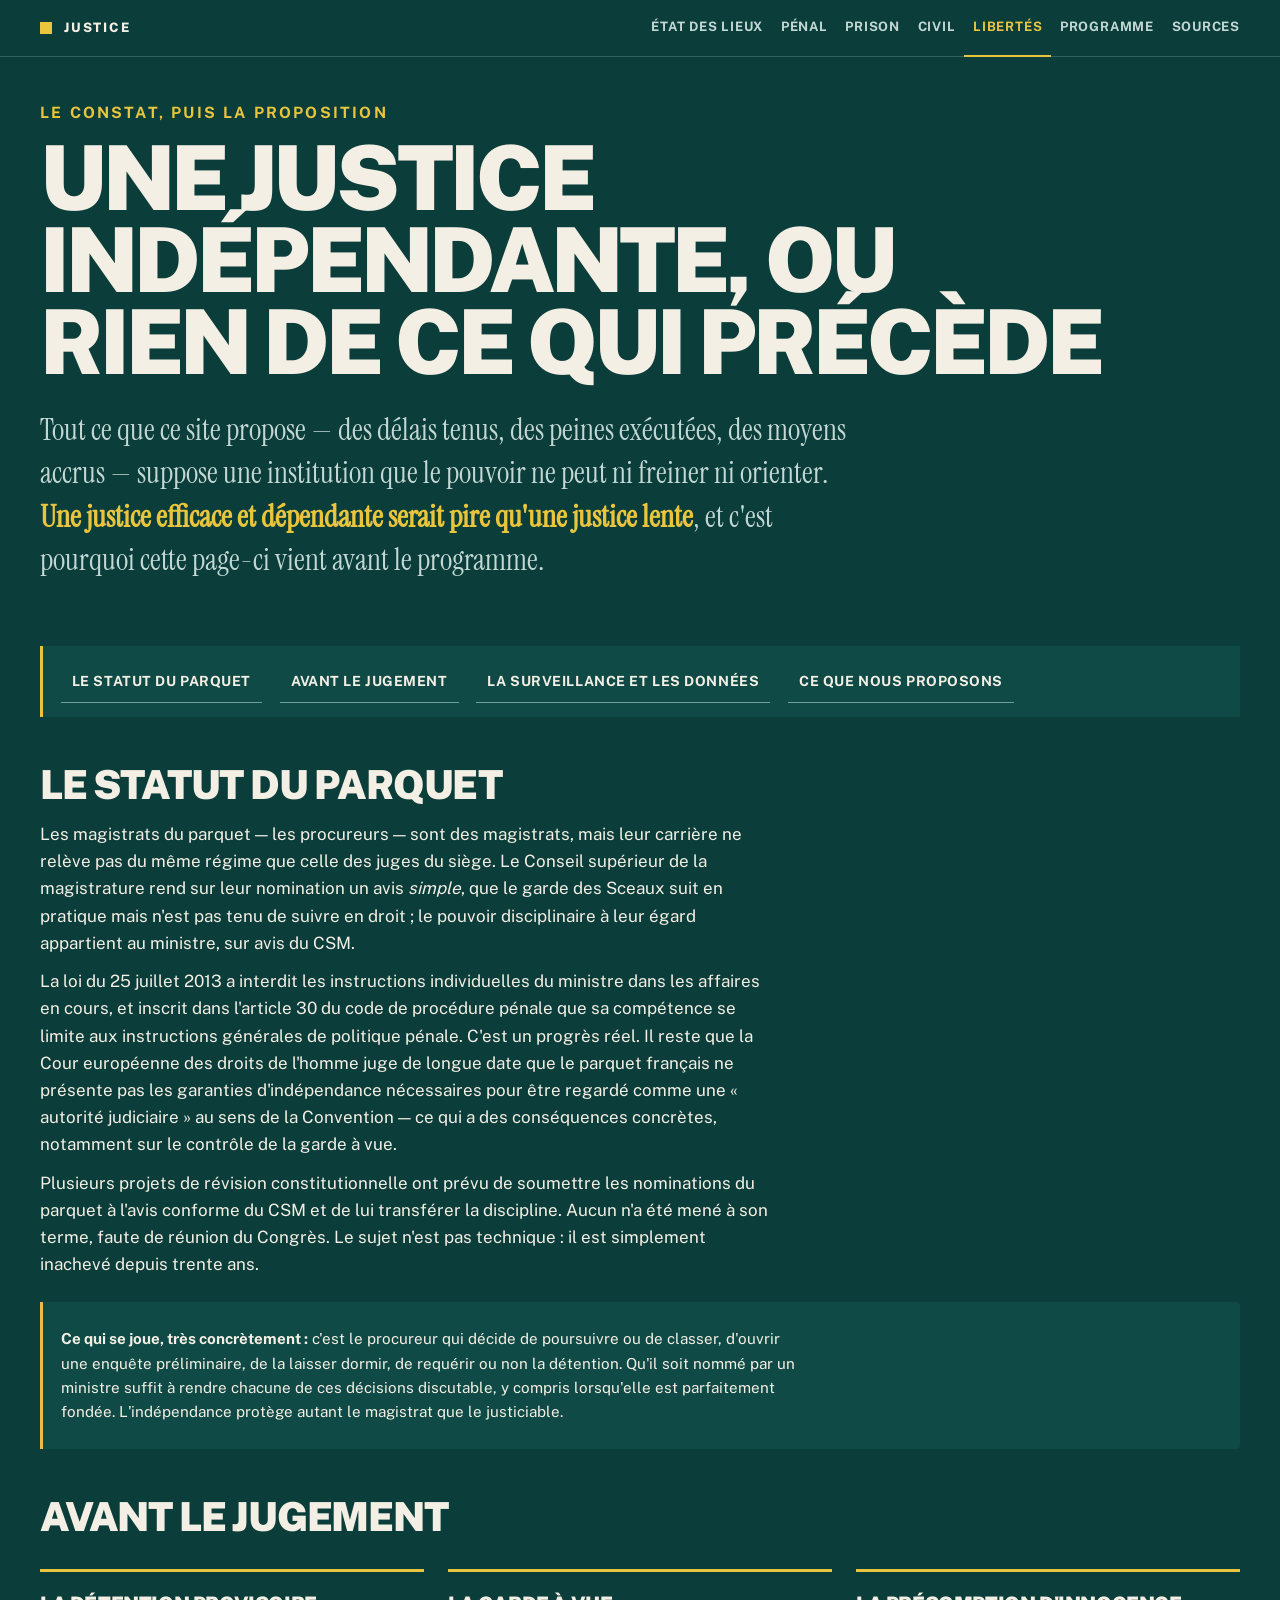
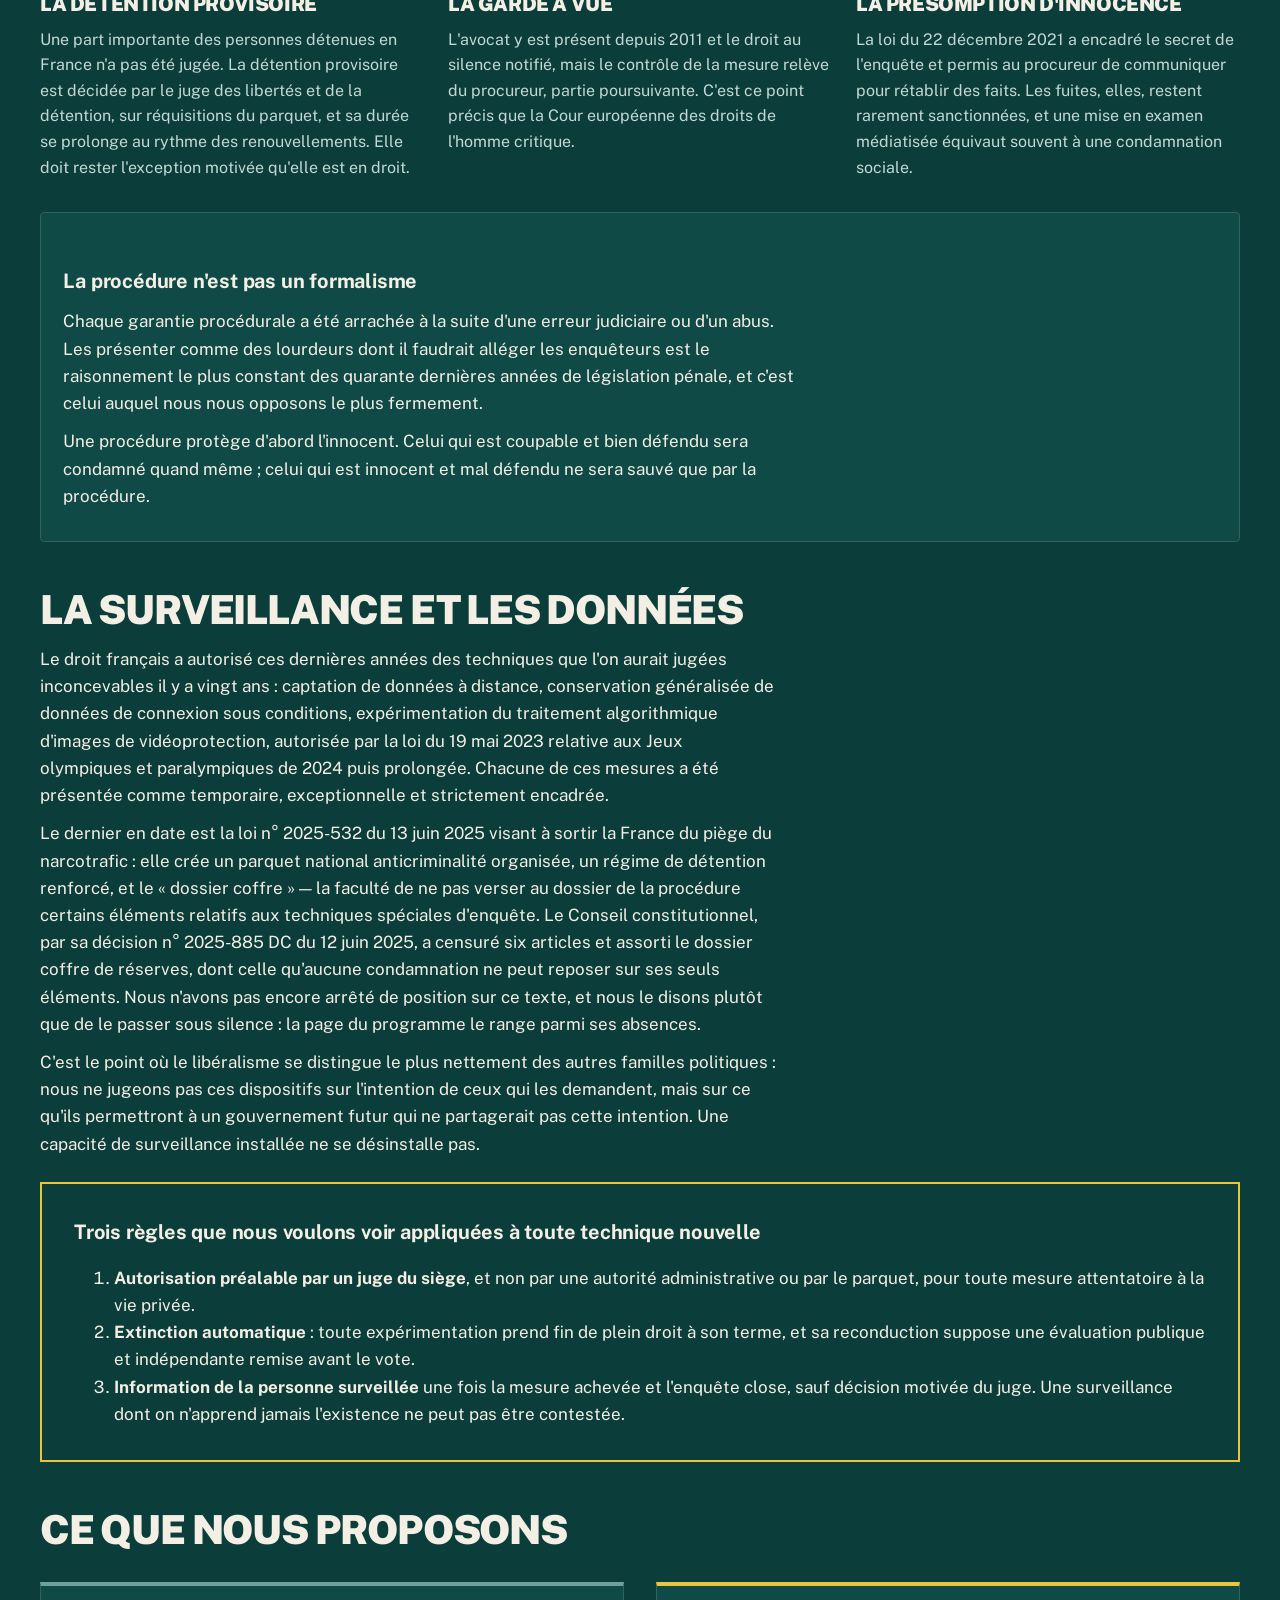
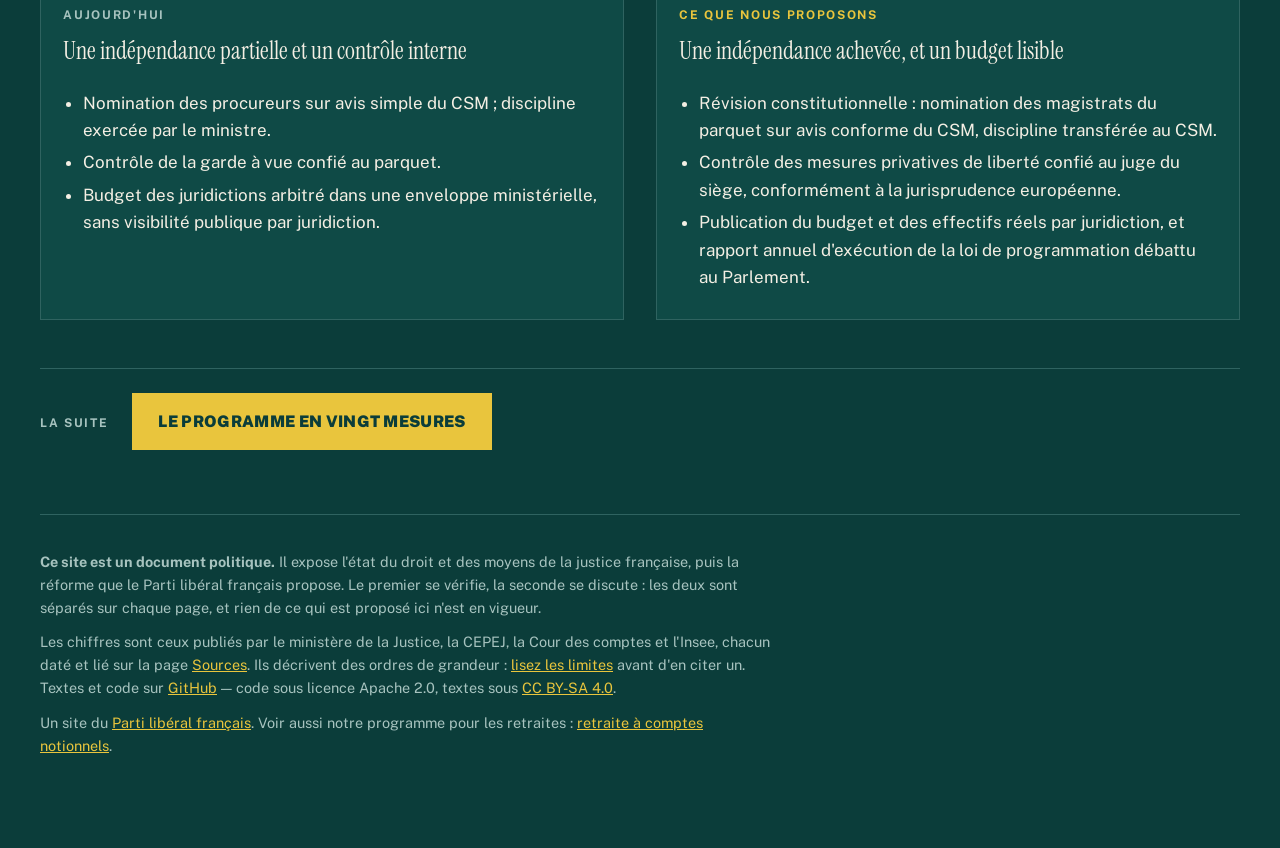
<file: libertes.html>
<!doctype html>
<html lang="fr">
<head>
<meta charset="utf-8">
<meta name="viewport" content="width=device-width, initial-scale=1">
<!-- La couleur du bandeau de tête : sur un téléphone, la barre du navigateur la
     reprend, et la page commence où elle commence. -->
<meta name="theme-color" content="#0b3d3a">
<title>Libertés et garanties — Justice</title>
<meta name="description" content="Indépendance du parquet, détention provisoire, présomption d&#x27;innocence, surveillance : ce que le droit français garantit aujourd&#x27;hui, et les garanties que nous proposons d&#x27;ajouter.">
<meta property="og:title" content="Libertés et garanties — Justice">
<meta property="og:description" content="Indépendance du parquet, détention provisoire, présomption d&#x27;innocence, surveillance : ce que le droit français garantit aujourd&#x27;hui, et les garanties que nous proposons d&#x27;ajouter.">
<meta property="og:type" content="website">
<meta property="og:locale" content="fr_FR">
<link rel="icon" href="moteur/icone.svg" type="image/svg+xml">
<link rel="apple-touch-icon" href="moteur/icone.svg">
<!-- La charte du parti, puis ce que ce site-ci y ajoute. L'ordre compte : la
     seconde feuille ne redéfinit que ce qu'elle apporte. -->
<link rel="stylesheet" href="moteur/style.css">
<link rel="stylesheet" href="moteur/complement.css">
<!-- Les deux polices de l'affiche sont servies par le dépôt, et non par un
     tiers : une requête de police chez un hébergeur extérieur emporte
     l'adresse IP du lecteur, et lire un programme politique ne devrait rien
     dire de soi à personne. Elles sont préchargées parce que le titre de
     l'affiche les attend dès la première ligne rendue. -->
<link rel="preload" href="moteur/polices/public-sans-latin.woff2" as="font" type="font/woff2" crossorigin>
<link rel="preload" href="moteur/polices/instrument-serif-latin.woff2" as="font" type="font/woff2" crossorigin>
</head>
<body>
<a class="evitement" href="#contenu">Aller au contenu</a>
<header class="bandeau"><div class="interieur">
  <p class="nom"><a href="index.html"><svg class="icone" xmlns="http://www.w3.org/2000/svg" width="24" height="24" viewBox="0 0 24 24" fill="none" stroke="currentColor" stroke-width="2" stroke-linecap="round" stroke-linejoin="round" aria-hidden="true">
  <path d="m16 16 3-8 3 8c-.87.65-1.92 1-3 1s-2.13-.35-3-1Z"/>
  <path d="m2 16 3-8 3 8c-.87.65-1.92 1-3 1s-2.13-.35-3-1Z"/>
  <path d="M7 21h10"/>
  <path d="M12 3v18"/>
  <path d="M3 7h2c2 0 5-1 7-2 2 1 5 2 7 2h2"/>
</svg><span>Justice</span></a></p>
  <nav aria-label="Navigation principale"><span class="groupe"><span class="etiquette">Le constat</span><span class="liens"><a href="etat-des-lieux.html">État des lieux</a><a href="penale.html">Pénal</a><a href="prison.html">Prison</a><a href="civile.html">Civil</a></span></span><span class="groupe"><span class="etiquette">La proposition</span><span class="liens"><a href="libertes.html" aria-current="page">Libertés</a><a href="programme.html">Programme</a></span></span><span class="groupe"><span class="etiquette">La méthode</span><span class="liens"><a href="sources.html">Sources</a></span></span></nav>
</div></header>
<main id="contenu" tabindex="-1">
<div class="affiche"><p class="surtitre">Le constat, puis la proposition</p><h1>Une justice indépendante, ou rien de ce qui précède</h1><p class="chapeau">Tout ce que ce site propose — des délais tenus, des peines exécutées, des moyens accrus — suppose une institution que le pouvoir ne peut ni freiner ni orienter. <strong class="cle-texte">Une justice efficace et dépendante serait pire qu'une justice lente</strong>, et c'est pourquoi cette page-ci vient avant le programme.</p></div>
<nav class="plan" aria-label="Plan de la page"><p class="etiquette">Sur cette page</p><ol><li><a href="#parquet">Le statut du parquet</a></li><li><a href="#procedure">Avant le jugement</a></li><li><a href="#surveillance">La surveillance et les données</a></li><li><a href="#proposition">Ce que nous proposons</a></li></ol></nav>
<h2 id="parquet">Le statut du parquet</h2>
<p>Les magistrats du parquet — les procureurs — sont des magistrats, mais leur carrière ne relève pas du même régime que celle des juges du siège. Le Conseil supérieur de la magistrature rend sur leur nomination un avis <em>simple</em>, que le garde des Sceaux suit en pratique mais n'est pas tenu de suivre en droit ; le pouvoir disciplinaire à leur égard appartient au ministre, sur avis du CSM.</p><p>La loi du 25 juillet 2013 a interdit les instructions individuelles du ministre dans les affaires en cours, et inscrit dans l'article 30 du code de procédure pénale que sa compétence se limite aux instructions générales de politique pénale. C'est un progrès réel. Il reste que la Cour européenne des droits de l'homme juge de longue date que le parquet français ne présente pas les garanties d'indépendance nécessaires pour être regardé comme une « autorité judiciaire » au sens de la Convention — ce qui a des conséquences concrètes, notamment sur le contrôle de la garde à vue.</p><p>Plusieurs projets de révision constitutionnelle ont prévu de soumettre les nominations du parquet à l'avis conforme du CSM et de lui transférer la discipline. Aucun n'a été mené à son terme, faute de réunion du Congrès. Le sujet n'est pas technique : il est simplement inachevé depuis trente ans.</p><div class="note vigilance"><p><strong>Ce qui se joue, très concrètement :</strong> c'est le procureur qui décide de poursuivre ou de classer, d'ouvrir une enquête préliminaire, de la laisser dormir, de requérir ou non la détention. Qu'il soit nommé par un ministre suffit à rendre chacune de ces décisions discutable, y compris lorsqu'elle est parfaitement fondée. L'indépendance protège autant le magistrat que le justiciable.</p></div>
<h2 id="procedure">Avant le jugement</h2>
<div class="points"><div class="point"><h3>La détention provisoire</h3><p>Une part importante des personnes détenues en France n'a pas été jugée. La détention provisoire est décidée par le juge des libertés et de la détention, sur réquisitions du parquet, et sa durée se prolonge au rythme des renouvellements. Elle doit rester l'exception motivée qu'elle est en droit.</p></div><div class="point"><h3>La garde à vue</h3><p>L'avocat y est présent depuis 2011 et le droit au silence notifié, mais le contrôle de la mesure relève du procureur, partie poursuivante. C'est ce point précis que la Cour européenne des droits de l'homme critique.</p></div><div class="point"><h3>La présomption d'innocence</h3><p>La loi du 22 décembre 2021 a encadré le secret de l'enquête et permis au procureur de communiquer pour rétablir des faits. Les fuites, elles, restent rarement sanctionnées, et une mise en examen médiatisée équivaut souvent à une condamnation sociale.</p></div></div><div class="carte"><h3>La procédure n'est pas un formalisme</h3><p>Chaque garantie procédurale a été arrachée à la suite d'une erreur judiciaire ou d'un abus. Les présenter comme des lourdeurs dont il faudrait alléger les enquêteurs est le raisonnement le plus constant des quarante dernières années de législation pénale, et c'est celui auquel nous nous opposons le plus fermement.</p><p>Une procédure protège d'abord l'innocent. Celui qui est coupable et bien défendu sera condamné quand même ; celui qui est innocent et mal défendu ne sera sauvé que par la procédure.</p></div>
<h2 id="surveillance">La surveillance et les données</h2>
<p>Le droit français a autorisé ces dernières années des techniques que l'on aurait jugées inconcevables il y a vingt ans : captation de données à distance, conservation généralisée de données de connexion sous conditions, expérimentation du traitement algorithmique d'images de vidéoprotection, autorisée par la loi du 19 mai 2023 relative aux Jeux olympiques et paralympiques de 2024 puis prolongée. Chacune de ces mesures a été présentée comme temporaire, exceptionnelle et strictement encadrée.</p><p>Le dernier en date est la loi n° 2025-532 du 13 juin 2025 visant à sortir la France du piège du narcotrafic : elle crée un parquet national anticriminalité organisée, un régime de détention renforcé, et le « dossier coffre » — la faculté de ne pas verser au dossier de la procédure certains éléments relatifs aux techniques spéciales d'enquête. Le Conseil constitutionnel, par sa décision n° 2025-885 DC du 12 juin 2025, a censuré six articles et assorti le dossier coffre de réserves, dont celle qu'aucune condamnation ne peut reposer sur ses seuls éléments. Nous n'avons pas encore arrêté de position sur ce texte, et nous le disons plutôt que de le passer sous silence : la page du programme le range parmi ses absences.</p><p>C'est le point où le libéralisme se distingue le plus nettement des autres familles politiques : nous ne jugeons pas ces dispositifs sur l'intention de ceux qui les demandent, mais sur ce qu'ils permettront à un gouvernement futur qui ne partagerait pas cette intention. Une capacité de surveillance installée ne se désinstalle pas.</p><div class="encadre"><h3>Trois règles que nous voulons voir appliquées à toute technique nouvelle</h3><ol class="serree"><li><strong>Autorisation préalable par un juge du siège</strong>, et non par une autorité administrative ou par le parquet, pour toute mesure attentatoire à la vie privée.</li><li><strong>Extinction automatique</strong> : toute expérimentation prend fin de plein droit à son terme, et sa reconduction suppose une évaluation publique et indépendante remise avant le vote.</li><li><strong>Information de la personne surveillée</strong> une fois la mesure achevée et l'enquête close, sauf décision motivée du juge. Une surveillance dont on n'apprend jamais l'existence ne peut pas être contestée.</li></ol></div>
<h2 id="proposition">Ce que nous proposons</h2>
<div class="confrontation">
  <div class="volet aujourdhui">
    <p class="etiquette">Aujourd'hui</p>
    <h3>Une indépendance partielle et un contrôle interne</h3>
    <ul><li>Nomination des procureurs sur avis simple du CSM ; discipline exercée par le ministre.</li><li>Contrôle de la garde à vue confié au parquet.</li><li>Budget des juridictions arbitré dans une enveloppe ministérielle, sans visibilité publique par juridiction.</li></ul>
  </div>
  <div class="volet demain">
    <p class="etiquette">Ce que nous proposons</p>
    <h3>Une indépendance achevée, et un budget lisible</h3>
    <ul><li>Révision constitutionnelle : nomination des magistrats du parquet sur avis conforme du CSM, discipline transférée au CSM.</li><li>Contrôle des mesures privatives de liberté confié au juge du siège, conformément à la jurisprudence européenne.</li><li>Publication du budget et des effectifs réels par juridiction, et rapport annuel d'exécution de la loi de programmation débattu au Parlement.</li></ul>
  </div>
</div>
<div class="suite"><span class="etiquette">La suite</span><a class="bouton" href="programme.html">Le programme en vingt mesures</a></div>
</main>
<footer>
  <p><strong>Ce site est un document politique.</strong> Il expose l'état du
  droit et des moyens de la justice française, puis la réforme que le Parti
  libéral français propose. Le premier se vérifie, la seconde se discute :
  les deux sont séparés sur chaque page, et rien de ce qui est proposé ici
  n'est en vigueur.</p>
  <p>Les chiffres sont ceux publiés par le ministère de la Justice, la CEPEJ,
  la Cour des comptes et l'Insee, chacun daté et lié sur la page
  <a href="sources.html">Sources</a>. Ils décrivent des ordres de grandeur :
  <a href="sources.html#limites">lisez les limites</a> avant d'en citer un.
  Textes et code sur <a href="https://github.com/g-pliberal/Justice">GitHub</a> — code sous licence Apache 2.0,
  textes sous <a href="https://creativecommons.org/licenses/by-sa/4.0/deed.fr">CC BY-SA 4.0</a>.</p>
  <p class="retour-site">Un site du <a href="https://partiliberalfrancais.fr">Parti libéral français</a>.
  Voir aussi notre programme pour les retraites :
  <a href="https://g-pliberal.github.io/retraitecomptenotionelle/">retraite à comptes notionnels</a>.</p>
</footer>
</body>
</html>
</file>
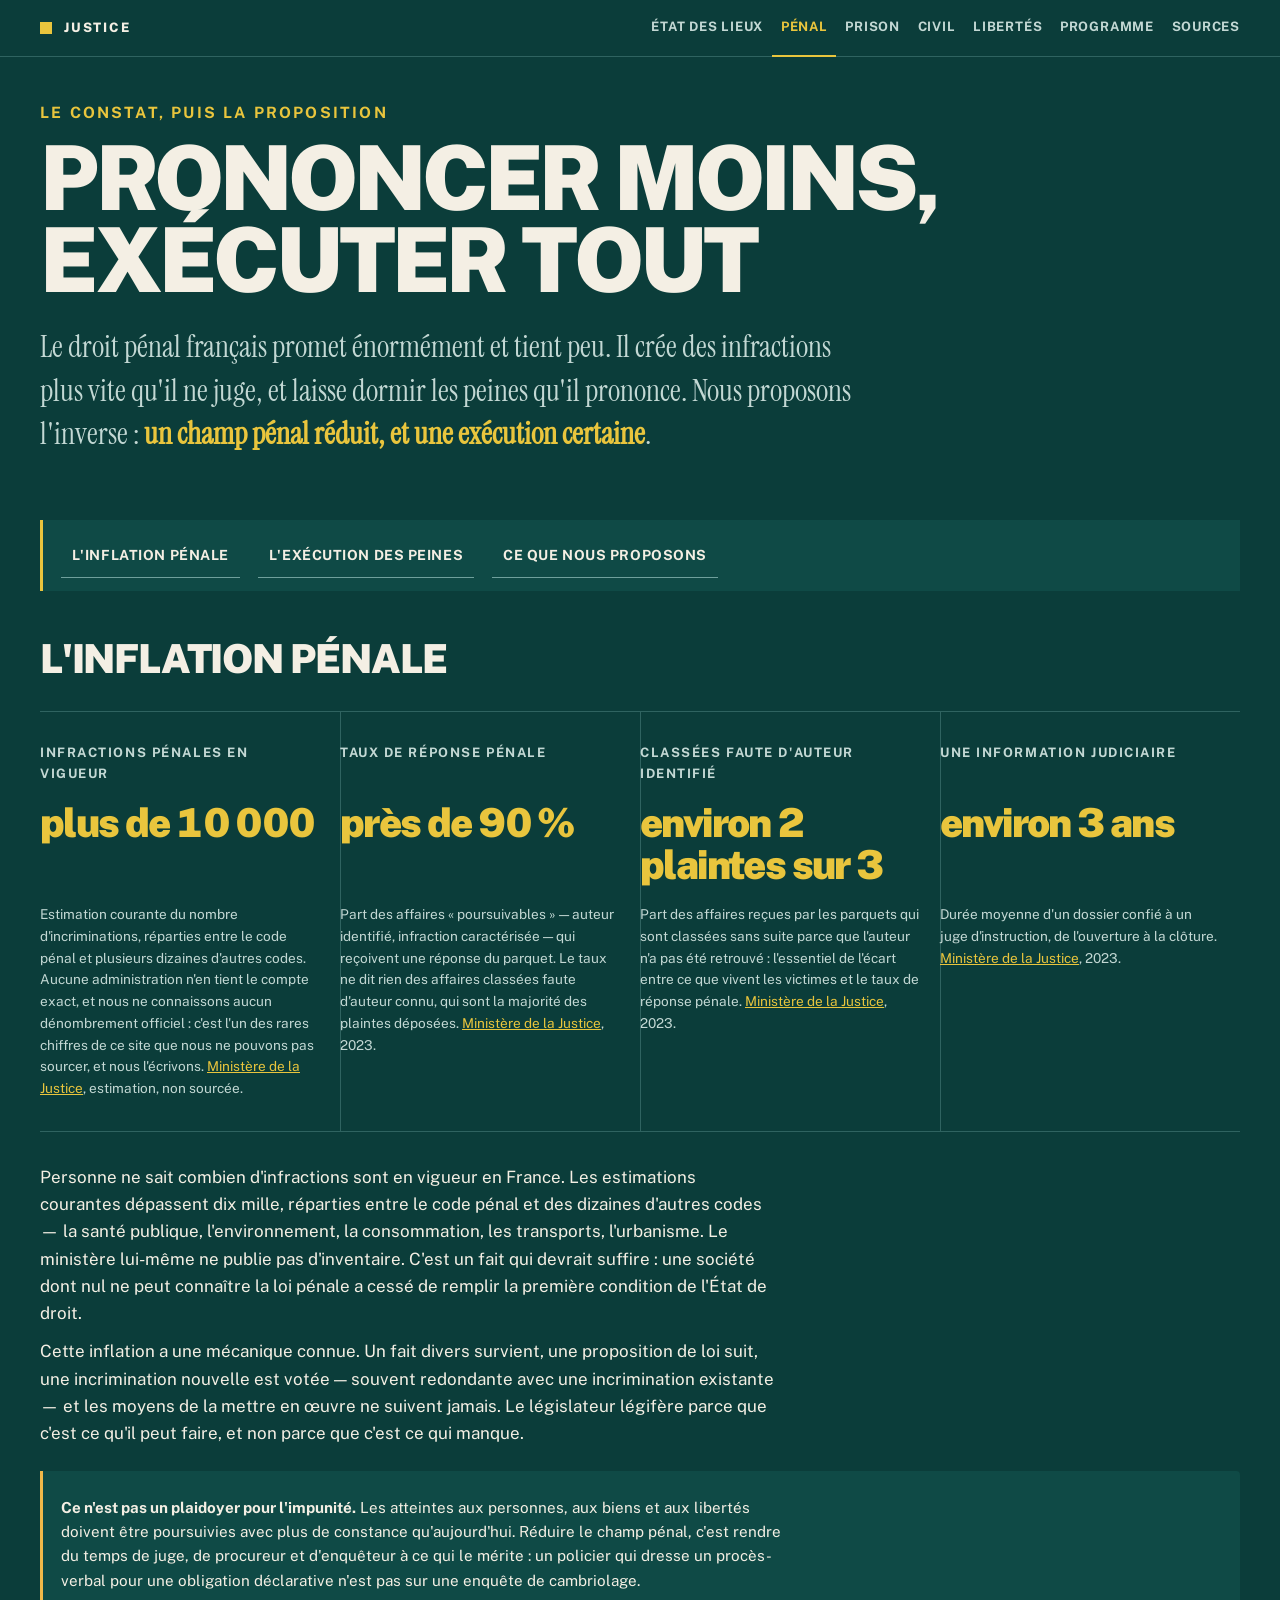
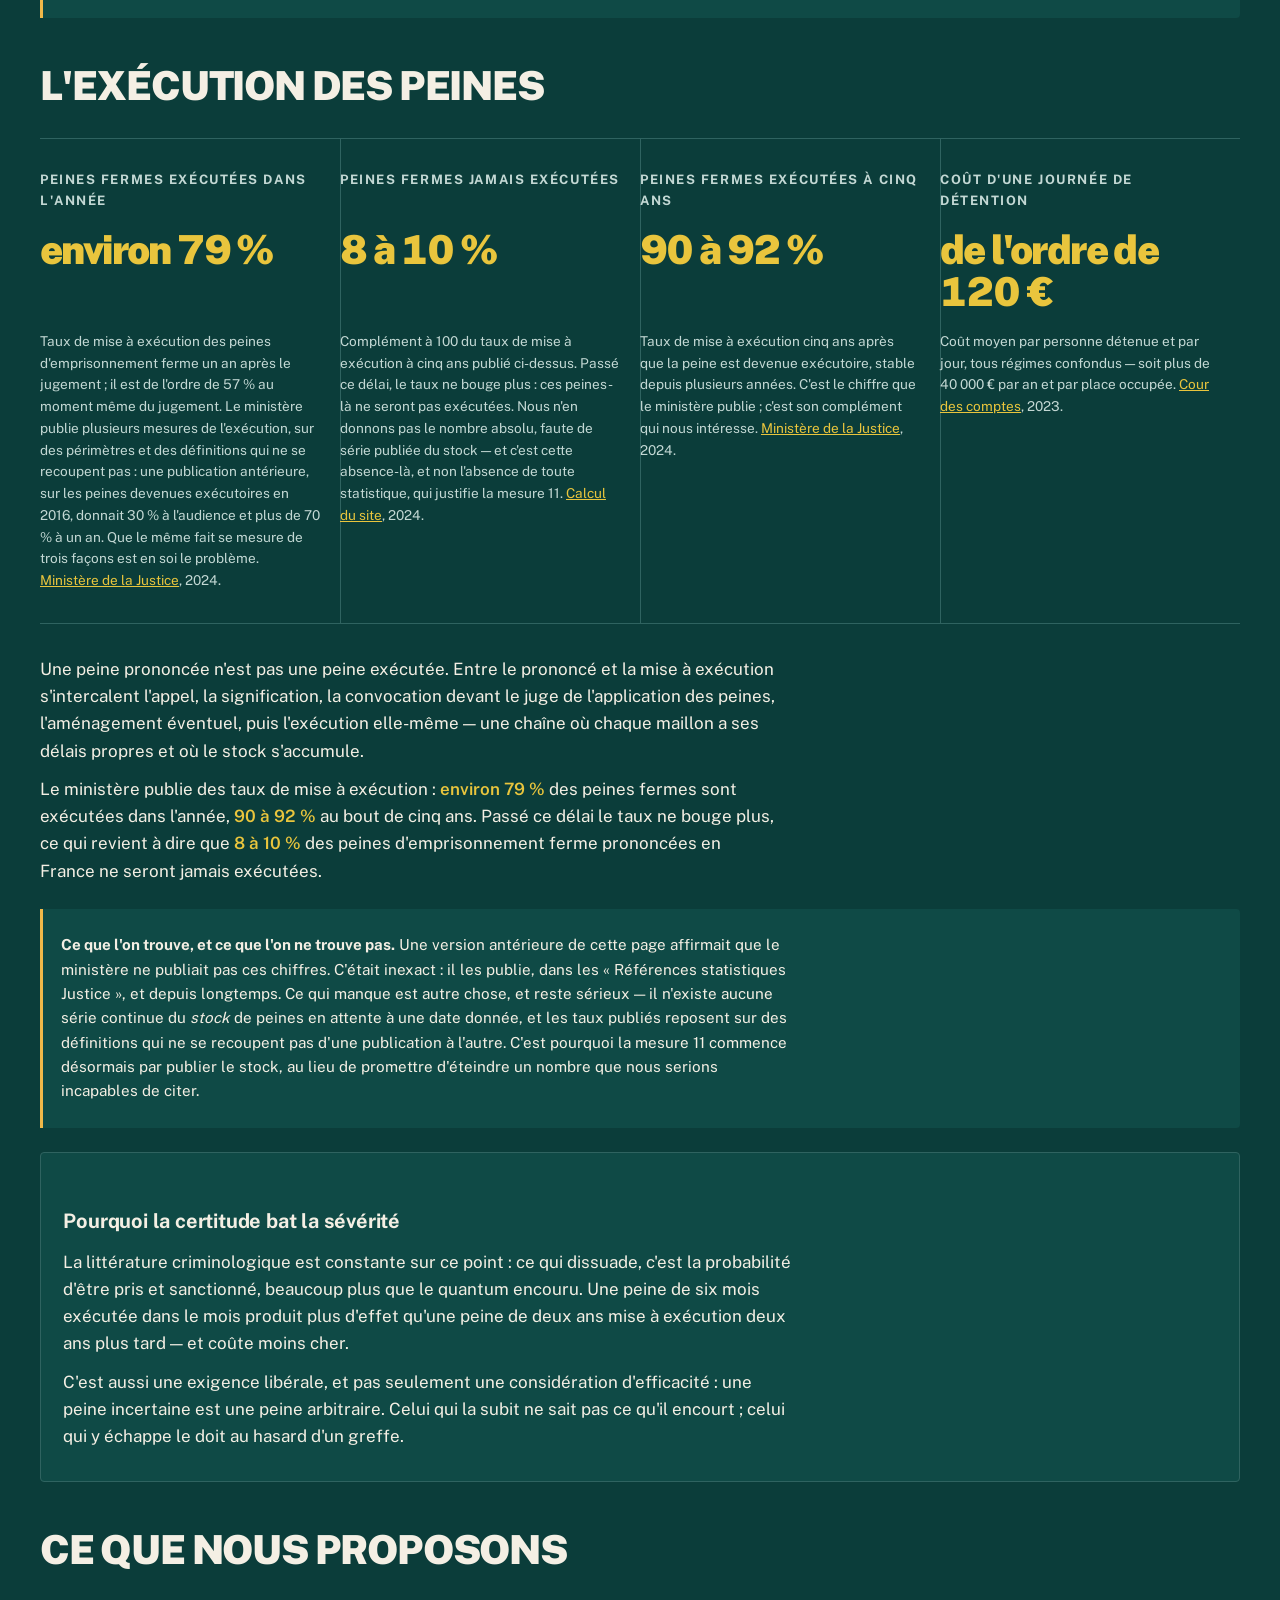
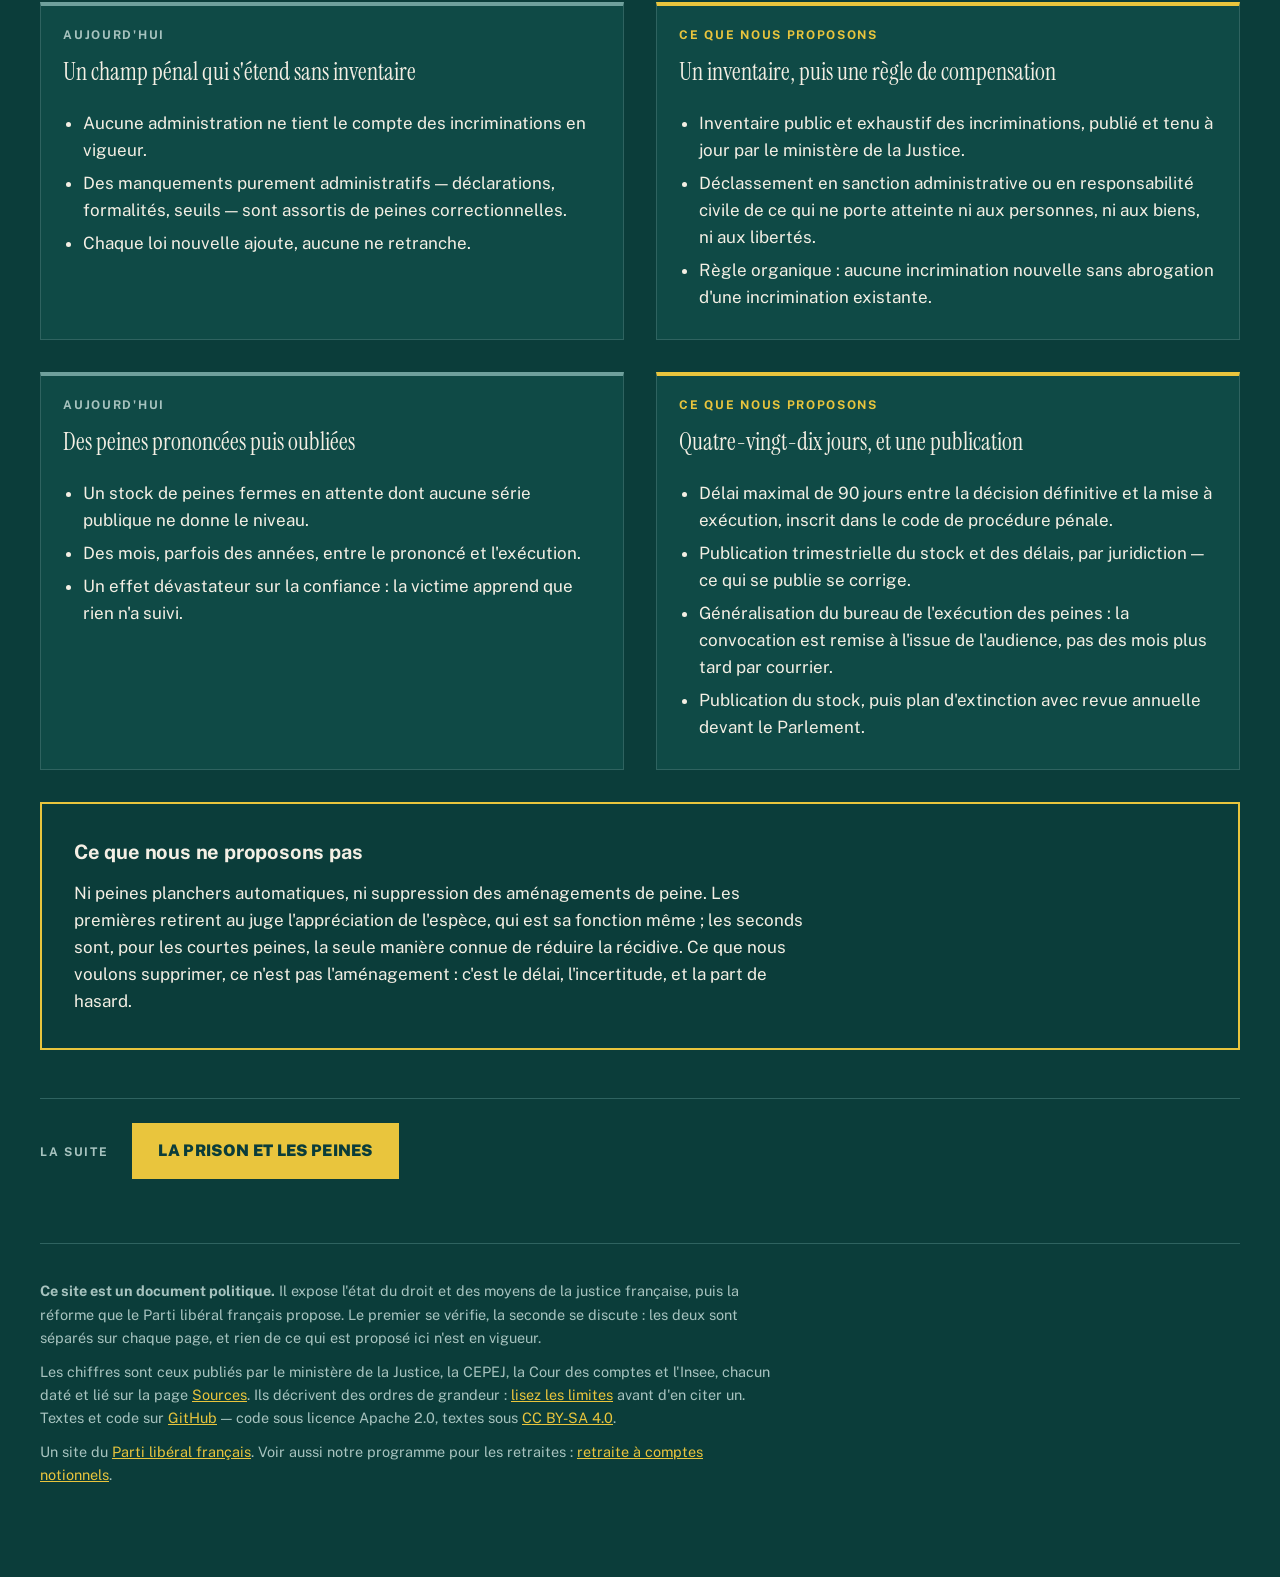
<file: penale.html>
<!doctype html>
<html lang="fr">
<head>
<meta charset="utf-8">
<meta name="viewport" content="width=device-width, initial-scale=1">
<!-- La couleur du bandeau de tête : sur un téléphone, la barre du navigateur la
     reprend, et la page commence où elle commence. -->
<meta name="theme-color" content="#0b3d3a">
<title>Justice pénale — Justice</title>
<meta name="description" content="Plus de 10 000 infractions en vigueur, près d&#x27;une peine ferme sur dix jamais exécutée : l&#x27;état du droit pénal français, et la réforme libérale — punir moins de choses, et les punir sûrement.">
<meta property="og:title" content="Justice pénale — Justice">
<meta property="og:description" content="Plus de 10 000 infractions en vigueur, près d&#x27;une peine ferme sur dix jamais exécutée : l&#x27;état du droit pénal français, et la réforme libérale — punir moins de choses, et les punir sûrement.">
<meta property="og:type" content="website">
<meta property="og:locale" content="fr_FR">
<link rel="icon" href="moteur/icone.svg" type="image/svg+xml">
<link rel="apple-touch-icon" href="moteur/icone.svg">
<!-- La charte du parti, puis ce que ce site-ci y ajoute. L'ordre compte : la
     seconde feuille ne redéfinit que ce qu'elle apporte. -->
<link rel="stylesheet" href="moteur/style.css">
<link rel="stylesheet" href="moteur/complement.css">
<!-- Les deux polices de l'affiche sont servies par le dépôt, et non par un
     tiers : une requête de police chez un hébergeur extérieur emporte
     l'adresse IP du lecteur, et lire un programme politique ne devrait rien
     dire de soi à personne. Elles sont préchargées parce que le titre de
     l'affiche les attend dès la première ligne rendue. -->
<link rel="preload" href="moteur/polices/public-sans-latin.woff2" as="font" type="font/woff2" crossorigin>
<link rel="preload" href="moteur/polices/instrument-serif-latin.woff2" as="font" type="font/woff2" crossorigin>
</head>
<body>
<a class="evitement" href="#contenu">Aller au contenu</a>
<header class="bandeau"><div class="interieur">
  <p class="nom"><a href="index.html"><svg class="icone" xmlns="http://www.w3.org/2000/svg" width="24" height="24" viewBox="0 0 24 24" fill="none" stroke="currentColor" stroke-width="2" stroke-linecap="round" stroke-linejoin="round" aria-hidden="true">
  <path d="m16 16 3-8 3 8c-.87.65-1.92 1-3 1s-2.13-.35-3-1Z"/>
  <path d="m2 16 3-8 3 8c-.87.65-1.92 1-3 1s-2.13-.35-3-1Z"/>
  <path d="M7 21h10"/>
  <path d="M12 3v18"/>
  <path d="M3 7h2c2 0 5-1 7-2 2 1 5 2 7 2h2"/>
</svg><span>Justice</span></a></p>
  <nav aria-label="Navigation principale"><span class="groupe"><span class="etiquette">Le constat</span><span class="liens"><a href="etat-des-lieux.html">État des lieux</a><a href="penale.html" aria-current="page">Pénal</a><a href="prison.html">Prison</a><a href="civile.html">Civil</a></span></span><span class="groupe"><span class="etiquette">La proposition</span><span class="liens"><a href="libertes.html">Libertés</a><a href="programme.html">Programme</a></span></span><span class="groupe"><span class="etiquette">La méthode</span><span class="liens"><a href="sources.html">Sources</a></span></span></nav>
</div></header>
<main id="contenu" tabindex="-1">
<div class="affiche"><p class="surtitre">Le constat, puis la proposition</p><h1>Prononcer moins, exécuter tout</h1><p class="chapeau">Le droit pénal français promet énormément et tient peu. Il crée des infractions plus vite qu'il ne juge, et laisse dormir les peines qu'il prononce. Nous proposons l'inverse : <strong class="cle-texte">un champ pénal réduit, et une exécution certaine</strong>.</p></div>
<nav class="plan" aria-label="Plan de la page"><p class="etiquette">Sur cette page</p><ol><li><a href="#inflation">L&#x27;inflation pénale</a></li><li><a href="#execution">L&#x27;exécution des peines</a></li><li><a href="#proposition">Ce que nous proposons</a></li></ol></nav>
<h2 id="inflation">L'inflation pénale</h2>
<div class="fiches reperes"><div class="fiche"><p class="valeur">plus de 10 000</p><p class="etiquette">Infractions pénales en vigueur</p><p class="precision">Estimation courante du nombre d&#x27;incriminations, réparties entre le code pénal et plusieurs dizaines d&#x27;autres codes. Aucune administration n&#x27;en tient le compte exact, et nous ne connaissons aucun dénombrement officiel : c&#x27;est l&#x27;un des rares chiffres de ce site que nous ne pouvons pas sourcer, et nous l&#x27;écrivons. <a href="https://www.justice.gouv.fr/documentation/etudes-et-statistiques">Ministère de la Justice</a>, estimation, non sourcée.</p></div><div class="fiche"><p class="valeur">près de 90 %</p><p class="etiquette">Taux de réponse pénale</p><p class="precision">Part des affaires « poursuivables » — auteur identifié, infraction caractérisée — qui reçoivent une réponse du parquet. Le taux ne dit rien des affaires classées faute d&#x27;auteur connu, qui sont la majorité des plaintes déposées. <a href="https://www.justice.gouv.fr/documentation/etudes-et-statistiques">Ministère de la Justice</a>, 2023.</p></div><div class="fiche"><p class="valeur">environ 2 plaintes sur 3</p><p class="etiquette">Classées faute d&#x27;auteur identifié</p><p class="precision">Part des affaires reçues par les parquets qui sont classées sans suite parce que l&#x27;auteur n&#x27;a pas été retrouvé : l&#x27;essentiel de l&#x27;écart entre ce que vivent les victimes et le taux de réponse pénale. <a href="https://www.justice.gouv.fr/documentation/etudes-et-statistiques">Ministère de la Justice</a>, 2023.</p></div><div class="fiche"><p class="valeur">environ 3 ans</p><p class="etiquette">Une information judiciaire</p><p class="precision">Durée moyenne d&#x27;un dossier confié à un juge d&#x27;instruction, de l&#x27;ouverture à la clôture. <a href="https://www.justice.gouv.fr/documentation/etudes-et-statistiques">Ministère de la Justice</a>, 2023.</p></div></div><p>Personne ne sait combien d'infractions sont en vigueur en France. Les estimations courantes dépassent dix mille, réparties entre le code pénal et des dizaines d'autres codes — la santé publique, l'environnement, la consommation, les transports, l'urbanisme. Le ministère lui-même ne publie pas d'inventaire. C'est un fait qui devrait suffire : une société dont nul ne peut connaître la loi pénale a cessé de remplir la première condition de l'État de droit.</p><p>Cette inflation a une mécanique connue. Un fait divers survient, une proposition de loi suit, une incrimination nouvelle est votée — souvent redondante avec une incrimination existante — et les moyens de la mettre en œuvre ne suivent jamais. Le législateur légifère parce que c'est ce qu'il peut faire, et non parce que c'est ce qui manque.</p><div class="note vigilance"><p><strong>Ce n'est pas un plaidoyer pour l'impunité.</strong> Les atteintes aux personnes, aux biens et aux libertés doivent être poursuivies avec plus de constance qu'aujourd'hui. Réduire le champ pénal, c'est rendre du temps de juge, de procureur et d'enquêteur à ce qui le mérite : un policier qui dresse un procès-verbal pour une obligation déclarative n'est pas sur une enquête de cambriolage.</p></div>
<h2 id="execution">L'exécution des peines</h2>
<div class="fiches reperes"><div class="fiche"><p class="valeur">environ 79 %</p><p class="etiquette">Peines fermes exécutées dans l&#x27;année</p><p class="precision">Taux de mise à exécution des peines d&#x27;emprisonnement ferme un an après le jugement ; il est de l&#x27;ordre de 57 % au moment même du jugement. Le ministère publie plusieurs mesures de l&#x27;exécution, sur des périmètres et des définitions qui ne se recoupent pas : une publication antérieure, sur les peines devenues exécutoires en 2016, donnait 30 % à l&#x27;audience et plus de 70 % à un an. Que le même fait se mesure de trois façons est en soi le problème. <a href="https://www.justice.gouv.fr/sites/default/files/2024-12/RSJ2024%20Chapitre%2012.pdf">Ministère de la Justice</a>, 2024.</p></div><div class="fiche"><p class="valeur">8 à 10 %</p><p class="etiquette">Peines fermes jamais exécutées</p><p class="precision">Complément à 100 du taux de mise à exécution à cinq ans publié ci-dessus. Passé ce délai, le taux ne bouge plus : ces peines-là ne seront pas exécutées. Nous n&#x27;en donnons pas le nombre absolu, faute de série publiée du stock — et c&#x27;est cette absence-là, et non l&#x27;absence de toute statistique, qui justifie la mesure 11. <a href="https://github.com/g-pliberal/Justice/blob/main/src/justice/chiffres.py">Calcul du site</a>, 2024.</p></div><div class="fiche"><p class="valeur">90 à 92 %</p><p class="etiquette">Peines fermes exécutées à cinq ans</p><p class="precision">Taux de mise à exécution cinq ans après que la peine est devenue exécutoire, stable depuis plusieurs années. C&#x27;est le chiffre que le ministère publie ; c&#x27;est son complément qui nous intéresse. <a href="https://www.justice.gouv.fr/sites/default/files/2024-12/RSJ2024%20Chapitre%2012.pdf">Ministère de la Justice</a>, 2024.</p></div><div class="fiche"><p class="valeur">de l&#x27;ordre de 120 €</p><p class="etiquette">Coût d&#x27;une journée de détention</p><p class="precision">Coût moyen par personne détenue et par jour, tous régimes confondus — soit plus de 40 000 € par an et par place occupée. <a href="https://www.ccomptes.fr/">Cour des comptes</a>, 2023.</p></div></div><p>Une peine prononcée n'est pas une peine exécutée. Entre le prononcé et la mise à exécution s'intercalent l'appel, la signification, la convocation devant le juge de l'application des peines, l'aménagement éventuel, puis l'exécution elle-même — une chaîne où chaque maillon a ses délais propres et où le stock s'accumule.</p><p>Le ministère publie des taux de mise à exécution : <strong class="cle-texte">environ 79 %</strong> des peines fermes sont exécutées dans l'année, <strong class="cle-texte">90 à 92 %</strong> au bout de cinq ans. Passé ce délai le taux ne bouge plus, ce qui revient à dire que <strong class="cle-texte">8 à 10 %</strong> des peines d'emprisonnement ferme prononcées en France ne seront jamais exécutées.</p><div class="note vigilance"><p><strong>Ce que l'on trouve, et ce que l'on ne trouve pas.</strong> Une version antérieure de cette page affirmait que le ministère ne publiait pas ces chiffres. C'était inexact : il les publie, dans les « Références statistiques Justice », et depuis longtemps. Ce qui manque est autre chose, et reste sérieux — il n'existe aucune série continue du <em>stock</em> de peines en attente à une date donnée, et les taux publiés reposent sur des définitions qui ne se recoupent pas d'une publication à l'autre. C'est pourquoi la mesure 11 commence désormais par publier le stock, au lieu de promettre d'éteindre un nombre que nous serions incapables de citer.</p></div><div class="carte"><h3>Pourquoi la certitude bat la sévérité</h3><p>La littérature criminologique est constante sur ce point : ce qui dissuade, c'est la probabilité d'être pris et sanctionné, beaucoup plus que le quantum encouru. Une peine de six mois exécutée dans le mois produit plus d'effet qu'une peine de deux ans mise à exécution deux ans plus tard — et coûte moins cher.</p><p>C'est aussi une exigence libérale, et pas seulement une considération d'efficacité : une peine incertaine est une peine arbitraire. Celui qui la subit ne sait pas ce qu'il encourt ; celui qui y échappe le doit au hasard d'un greffe.</p></div>
<h2 id="proposition">Ce que nous proposons</h2>
<div class="confrontation">
  <div class="volet aujourdhui">
    <p class="etiquette">Aujourd'hui</p>
    <h3>Un champ pénal qui s'étend sans inventaire</h3>
    <ul><li>Aucune administration ne tient le compte des incriminations en vigueur.</li><li>Des manquements purement administratifs — déclarations, formalités, seuils — sont assortis de peines correctionnelles.</li><li>Chaque loi nouvelle ajoute, aucune ne retranche.</li></ul>
  </div>
  <div class="volet demain">
    <p class="etiquette">Ce que nous proposons</p>
    <h3>Un inventaire, puis une règle de compensation</h3>
    <ul><li>Inventaire public et exhaustif des incriminations, publié et tenu à jour par le ministère de la Justice.</li><li>Déclassement en sanction administrative ou en responsabilité civile de ce qui ne porte atteinte ni aux personnes, ni aux biens, ni aux libertés.</li><li>Règle organique : aucune incrimination nouvelle sans abrogation d'une incrimination existante.</li></ul>
  </div>
</div><div class="confrontation">
  <div class="volet aujourdhui">
    <p class="etiquette">Aujourd'hui</p>
    <h3>Des peines prononcées puis oubliées</h3>
    <ul><li>Un stock de peines fermes en attente dont aucune série publique ne donne le niveau.</li><li>Des mois, parfois des années, entre le prononcé et l'exécution.</li><li>Un effet dévastateur sur la confiance : la victime apprend que rien n'a suivi.</li></ul>
  </div>
  <div class="volet demain">
    <p class="etiquette">Ce que nous proposons</p>
    <h3>Quatre-vingt-dix jours, et une publication</h3>
    <ul><li>Délai maximal de 90 jours entre la décision définitive et la mise à exécution, inscrit dans le code de procédure pénale.</li><li>Publication trimestrielle du stock et des délais, par juridiction — ce qui se publie se corrige.</li><li>Généralisation du bureau de l'exécution des peines : la convocation est remise à l'issue de l'audience, pas des mois plus tard par courrier.</li><li>Publication du stock, puis plan d'extinction avec revue annuelle devant le Parlement.</li></ul>
  </div>
</div><div class="encadre"><h3>Ce que nous ne proposons pas</h3><p>Ni peines planchers automatiques, ni suppression des aménagements de peine. Les premières retirent au juge l'appréciation de l'espèce, qui est sa fonction même ; les seconds sont, pour les courtes peines, la seule manière connue de réduire la récidive. Ce que nous voulons supprimer, ce n'est pas l'aménagement : c'est le délai, l'incertitude, et la part de hasard.</p></div>
<div class="suite"><span class="etiquette">La suite</span><a class="bouton" href="prison.html">La prison et les peines</a></div>
</main>
<footer>
  <p><strong>Ce site est un document politique.</strong> Il expose l'état du
  droit et des moyens de la justice française, puis la réforme que le Parti
  libéral français propose. Le premier se vérifie, la seconde se discute :
  les deux sont séparés sur chaque page, et rien de ce qui est proposé ici
  n'est en vigueur.</p>
  <p>Les chiffres sont ceux publiés par le ministère de la Justice, la CEPEJ,
  la Cour des comptes et l'Insee, chacun daté et lié sur la page
  <a href="sources.html">Sources</a>. Ils décrivent des ordres de grandeur :
  <a href="sources.html#limites">lisez les limites</a> avant d'en citer un.
  Textes et code sur <a href="https://github.com/g-pliberal/Justice">GitHub</a> — code sous licence Apache 2.0,
  textes sous <a href="https://creativecommons.org/licenses/by-sa/4.0/deed.fr">CC BY-SA 4.0</a>.</p>
  <p class="retour-site">Un site du <a href="https://partiliberalfrancais.fr">Parti libéral français</a>.
  Voir aussi notre programme pour les retraites :
  <a href="https://g-pliberal.github.io/retraitecomptenotionelle/">retraite à comptes notionnels</a>.</p>
</footer>
</body>
</html>
</file>
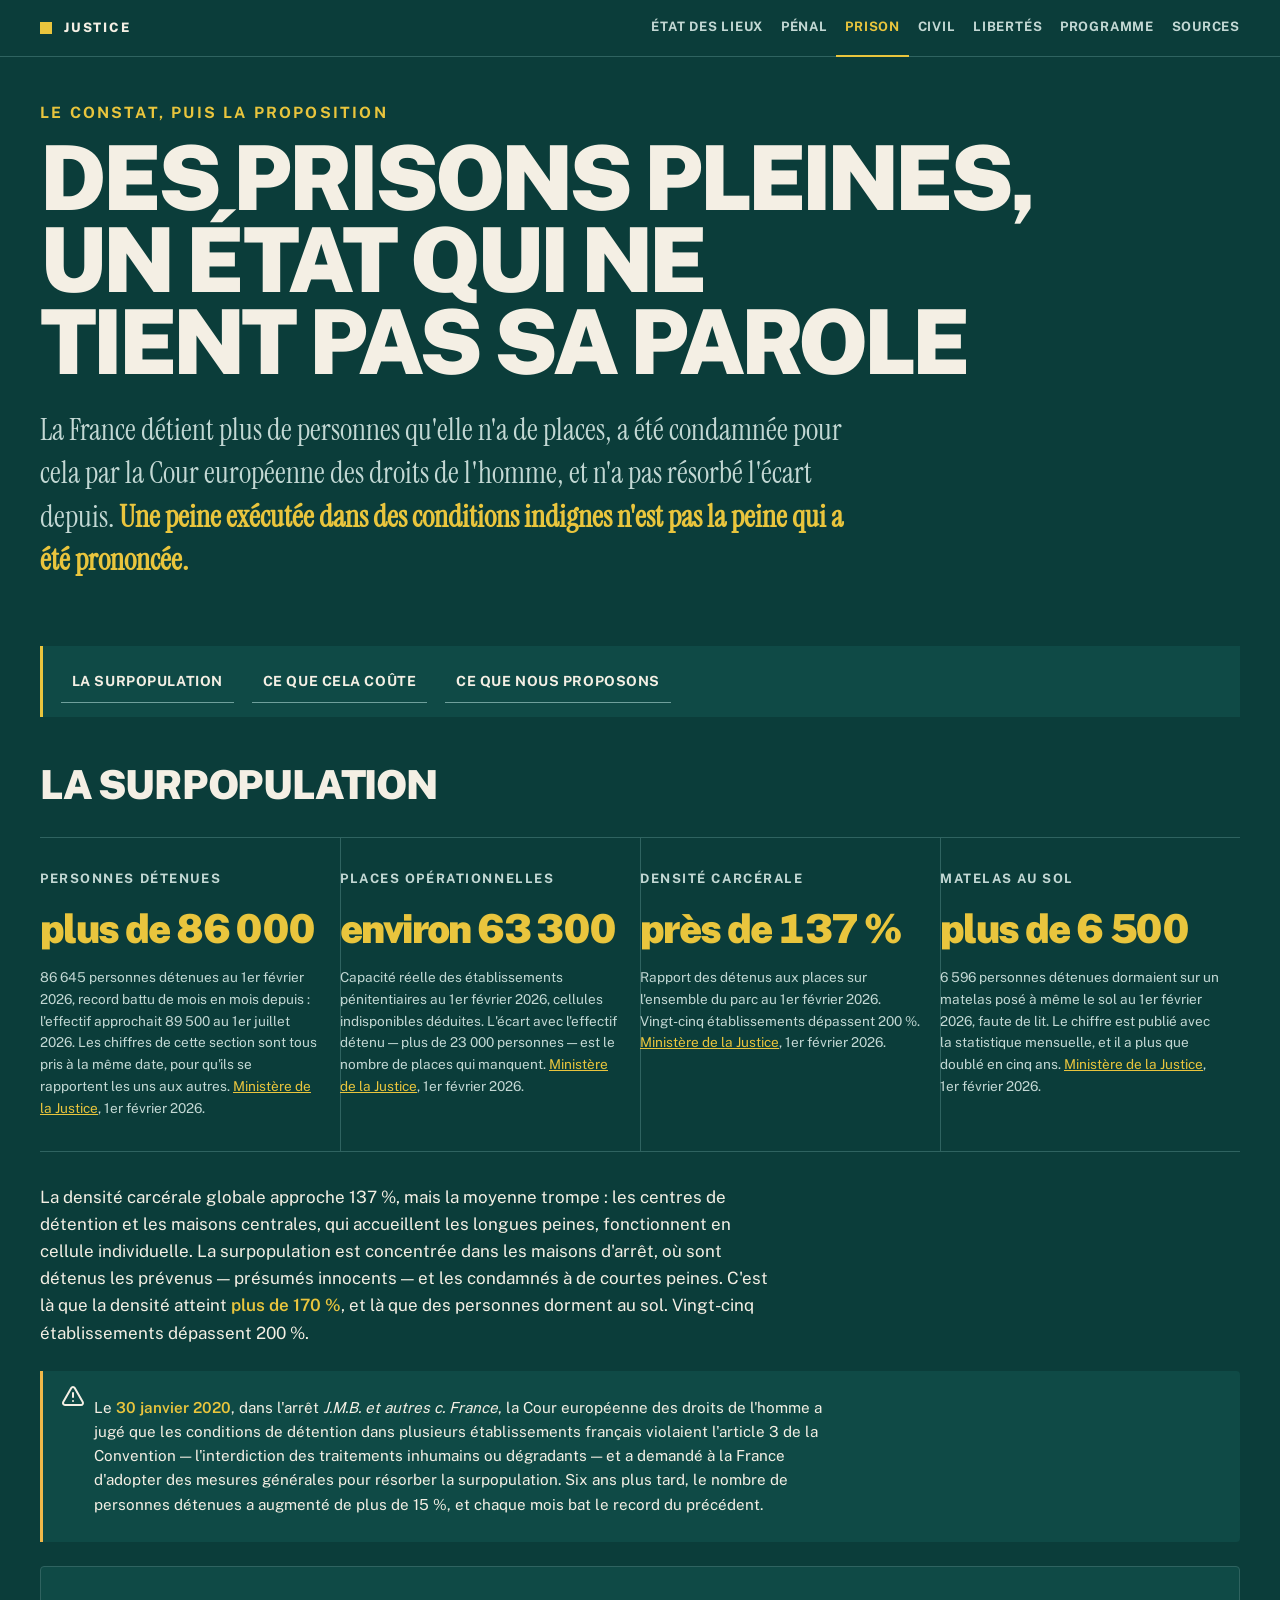
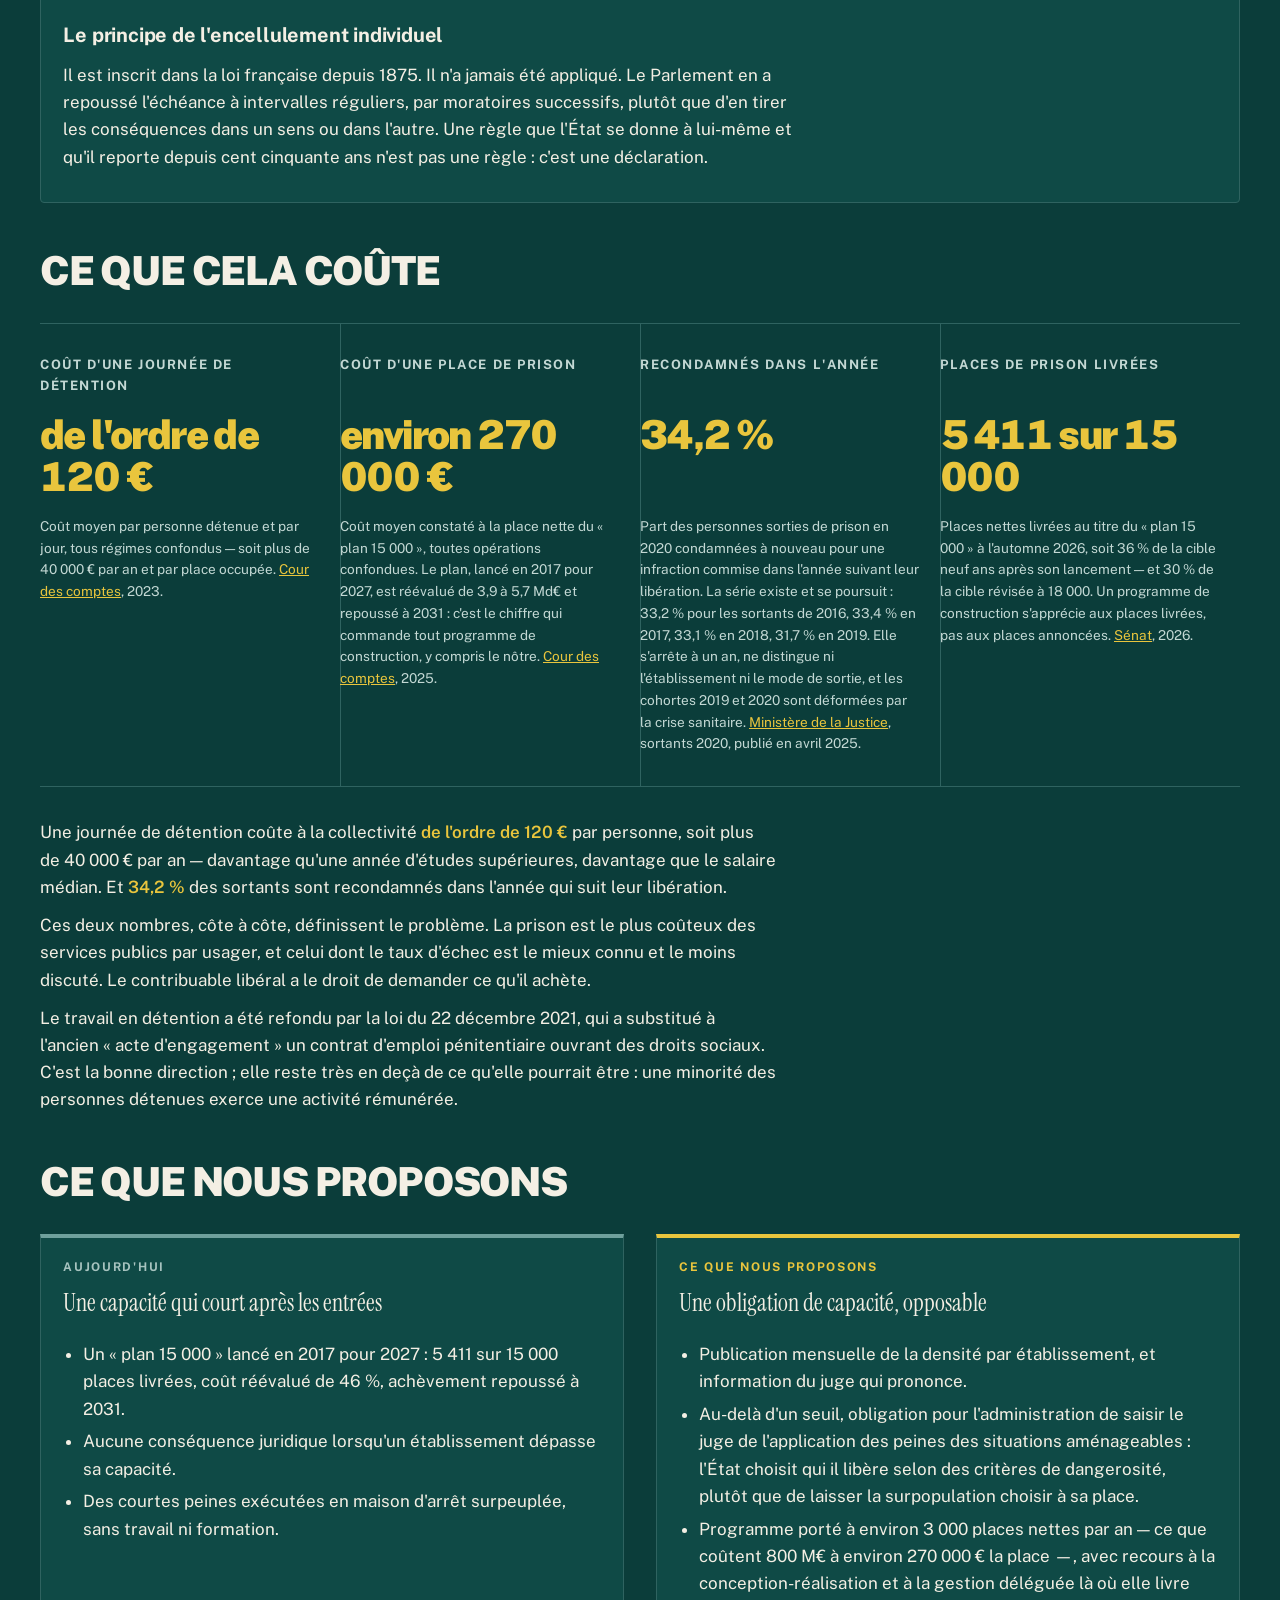
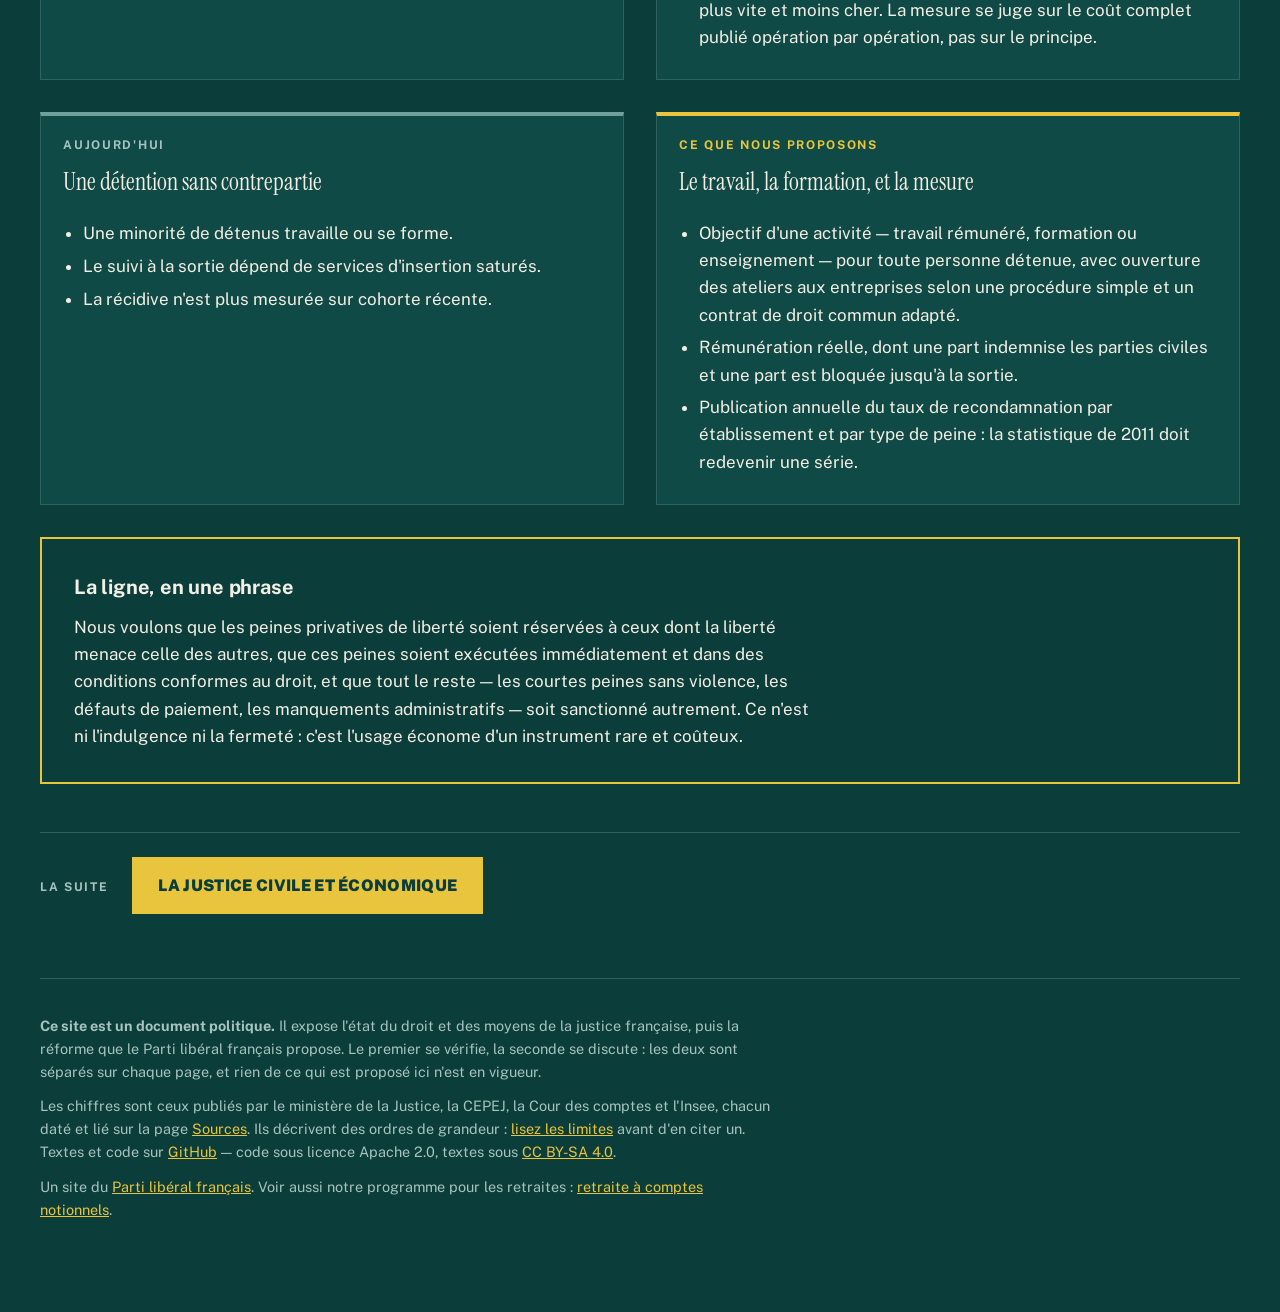
<file: prison.html>
<!doctype html>
<html lang="fr">
<head>
<meta charset="utf-8">
<meta name="viewport" content="width=device-width, initial-scale=1">
<!-- La couleur du bandeau de tête : sur un téléphone, la barre du navigateur la
     reprend, et la page commence où elle commence. -->
<meta name="theme-color" content="#0b3d3a">
<title>Prison et peines — Justice</title>
<meta name="description" content="Plus de 86 000 détenus pour 63 000 places, une condamnation européenne restée sans effet depuis 2020, 120 € par jour et par personne : l&#x27;état des prisons françaises et la réforme que nous proposons.">
<meta property="og:title" content="Prison et peines — Justice">
<meta property="og:description" content="Plus de 86 000 détenus pour 63 000 places, une condamnation européenne restée sans effet depuis 2020, 120 € par jour et par personne : l&#x27;état des prisons françaises et la réforme que nous proposons.">
<meta property="og:type" content="website">
<meta property="og:locale" content="fr_FR">
<link rel="icon" href="moteur/icone.svg" type="image/svg+xml">
<link rel="apple-touch-icon" href="moteur/icone.svg">
<!-- La charte du parti, puis ce que ce site-ci y ajoute. L'ordre compte : la
     seconde feuille ne redéfinit que ce qu'elle apporte. -->
<link rel="stylesheet" href="moteur/style.css">
<link rel="stylesheet" href="moteur/complement.css">
<!-- Les deux polices de l'affiche sont servies par le dépôt, et non par un
     tiers : une requête de police chez un hébergeur extérieur emporte
     l'adresse IP du lecteur, et lire un programme politique ne devrait rien
     dire de soi à personne. Elles sont préchargées parce que le titre de
     l'affiche les attend dès la première ligne rendue. -->
<link rel="preload" href="moteur/polices/public-sans-latin.woff2" as="font" type="font/woff2" crossorigin>
<link rel="preload" href="moteur/polices/instrument-serif-latin.woff2" as="font" type="font/woff2" crossorigin>
</head>
<body>
<a class="evitement" href="#contenu">Aller au contenu</a>
<header class="bandeau"><div class="interieur">
  <p class="nom"><a href="index.html"><svg class="icone" xmlns="http://www.w3.org/2000/svg" width="24" height="24" viewBox="0 0 24 24" fill="none" stroke="currentColor" stroke-width="2" stroke-linecap="round" stroke-linejoin="round" aria-hidden="true">
  <path d="m16 16 3-8 3 8c-.87.65-1.92 1-3 1s-2.13-.35-3-1Z"/>
  <path d="m2 16 3-8 3 8c-.87.65-1.92 1-3 1s-2.13-.35-3-1Z"/>
  <path d="M7 21h10"/>
  <path d="M12 3v18"/>
  <path d="M3 7h2c2 0 5-1 7-2 2 1 5 2 7 2h2"/>
</svg><span>Justice</span></a></p>
  <nav aria-label="Navigation principale"><span class="groupe"><span class="etiquette">Le constat</span><span class="liens"><a href="etat-des-lieux.html">État des lieux</a><a href="penale.html">Pénal</a><a href="prison.html" aria-current="page">Prison</a><a href="civile.html">Civil</a></span></span><span class="groupe"><span class="etiquette">La proposition</span><span class="liens"><a href="libertes.html">Libertés</a><a href="programme.html">Programme</a></span></span><span class="groupe"><span class="etiquette">La méthode</span><span class="liens"><a href="sources.html">Sources</a></span></span></nav>
</div></header>
<main id="contenu" tabindex="-1">
<div class="affiche"><p class="surtitre">Le constat, puis la proposition</p><h1>Des prisons pleines, un État qui ne tient pas sa parole</h1><p class="chapeau">La France détient plus de personnes qu'elle n'a de places, a été condamnée pour cela par la Cour européenne des droits de l'homme, et n'a pas résorbé l'écart depuis. <strong class="cle-texte">Une peine exécutée dans des conditions indignes n'est pas la peine qui a été prononcée.</strong></p></div>
<nav class="plan" aria-label="Plan de la page"><p class="etiquette">Sur cette page</p><ol><li><a href="#surpopulation">La surpopulation</a></li><li><a href="#cout">Ce que cela coûte</a></li><li><a href="#proposition">Ce que nous proposons</a></li></ol></nav>
<h2 id="surpopulation">La surpopulation</h2>
<div class="fiches reperes"><div class="fiche"><p class="valeur">plus de 86 000</p><p class="etiquette">Personnes détenues</p><p class="precision">86 645 personnes détenues au 1er février 2026, record battu de mois en mois depuis : l&#x27;effectif approchait 89 500 au 1er juillet 2026. Les chiffres de cette section sont tous pris à la même date, pour qu&#x27;ils se rapportent les uns aux autres. <a href="https://www.justice.gouv.fr/documentation/etudes-et-statistiques/statistiques-mensuelles-population-detenue-ecrouee-11">Ministère de la Justice</a>, 1er février 2026.</p></div><div class="fiche"><p class="valeur">environ 63 300</p><p class="etiquette">Places opérationnelles</p><p class="precision">Capacité réelle des établissements pénitentiaires au 1er février 2026, cellules indisponibles déduites. L&#x27;écart avec l&#x27;effectif détenu — plus de 23 000 personnes — est le nombre de places qui manquent. <a href="https://www.justice.gouv.fr/documentation/etudes-et-statistiques/statistiques-mensuelles-population-detenue-ecrouee-11">Ministère de la Justice</a>, 1er février 2026.</p></div><div class="fiche"><p class="valeur">près de 137 %</p><p class="etiquette">Densité carcérale</p><p class="precision">Rapport des détenus aux places sur l&#x27;ensemble du parc au 1er février 2026. Vingt-cinq établissements dépassent 200 %. <a href="https://www.justice.gouv.fr/documentation/etudes-et-statistiques/statistiques-mensuelles-population-detenue-ecrouee-11">Ministère de la Justice</a>, 1er février 2026.</p></div><div class="fiche"><p class="valeur">plus de 6 500</p><p class="etiquette">Matelas au sol</p><p class="precision">6 596 personnes détenues dormaient sur un matelas posé à même le sol au 1er février 2026, faute de lit. Le chiffre est publié avec la statistique mensuelle, et il a plus que doublé en cinq ans. <a href="https://www.justice.gouv.fr/documentation/etudes-et-statistiques/statistiques-mensuelles-population-detenue-ecrouee-11">Ministère de la Justice</a>, 1er février 2026.</p></div></div><p>La densité carcérale globale approche 137 %, mais la moyenne trompe : les centres de détention et les maisons centrales, qui accueillent les longues peines, fonctionnent en cellule individuelle. La surpopulation est concentrée dans les maisons d'arrêt, où sont détenus les prévenus — présumés innocents — et les condamnés à de courtes peines. C'est là que la densité atteint <strong class="cle-texte">plus de 170 %</strong>, et là que des personnes dorment au sol. Vingt-cinq établissements dépassent 200 %.</p><div class="note avertissement"><!-- @license lucide-static v1.46.0 - ISC -->
<svg
  class="lucide lucide-triangle-alert"
  xmlns="http://www.w3.org/2000/svg"
  width="24"
  height="24"
  viewBox="0 0 24 24"
  fill="none"
  stroke="currentColor"
  stroke-width="2"
  stroke-linecap="round"
  stroke-linejoin="round"
>
  <path d="m21.73 18-8-14a2 2 0 0 0-3.48 0l-8 14A2 2 0 0 0 4 21h16a2 2 0 0 0 1.73-3" />
  <path d="M12 9v4" />
  <path d="M12 17h.01" />
</svg><div><p>Le <strong class="cle-texte">30 janvier 2020</strong>, dans l'arrêt <em>J.M.B. et autres c. France</em>, la Cour européenne des droits de l'homme a jugé que les conditions de détention dans plusieurs établissements français violaient l'article 3 de la Convention — l'interdiction des traitements inhumains ou dégradants — et a demandé à la France d'adopter des mesures générales pour résorber la surpopulation. Six ans plus tard, le nombre de personnes détenues a augmenté de plus de 15 %, et chaque mois bat le record du précédent.</p></div></div><div class="carte"><h3>Le principe de l'encellulement individuel</h3><p>Il est inscrit dans la loi française depuis 1875. Il n'a jamais été appliqué. Le Parlement en a repoussé l'échéance à intervalles réguliers, par moratoires successifs, plutôt que d'en tirer les conséquences dans un sens ou dans l'autre. Une règle que l'État se donne à lui-même et qu'il reporte depuis cent cinquante ans n'est pas une règle : c'est une déclaration.</p></div>
<h2 id="cout">Ce que cela coûte</h2>
<div class="fiches reperes"><div class="fiche"><p class="valeur">de l&#x27;ordre de 120 €</p><p class="etiquette">Coût d&#x27;une journée de détention</p><p class="precision">Coût moyen par personne détenue et par jour, tous régimes confondus — soit plus de 40 000 € par an et par place occupée. <a href="https://www.ccomptes.fr/">Cour des comptes</a>, 2023.</p></div><div class="fiche"><p class="valeur">environ 270 000 €</p><p class="etiquette">Coût d&#x27;une place de prison</p><p class="precision">Coût moyen constaté à la place nette du « plan 15 000 », toutes opérations confondues. Le plan, lancé en 2017 pour 2027, est réévalué de 3,9 à 5,7 Md€ et repoussé à 2031 : c&#x27;est le chiffre qui commande tout programme de construction, y compris le nôtre. <a href="https://www.ccomptes.fr/fr/publications/le-plan-15000-places-de-prison-une-ambition-forte-une-concretisation-laborieuse">Cour des comptes</a>, 2025.</p></div><div class="fiche"><p class="valeur">34,2 %</p><p class="etiquette">Recondamnés dans l&#x27;année</p><p class="precision">Part des personnes sorties de prison en 2020 condamnées à nouveau pour une infraction commise dans l&#x27;année suivant leur libération. La série existe et se poursuit : 33,2 % pour les sortants de 2016, 33,4 % en 2017, 33,1 % en 2018, 31,7 % en 2019. Elle s&#x27;arrête à un an, ne distingue ni l&#x27;établissement ni le mode de sortie, et les cohortes 2019 et 2020 sont déformées par la crise sanitaire. <a href="https://www.justice.gouv.fr/sites/default/files/2025-04/Infos_Rapides_Justice_n27.pdf">Ministère de la Justice</a>, sortants 2020, publié en avril 2025.</p></div><div class="fiche"><p class="valeur">5 411 sur 15 000</p><p class="etiquette">Places de prison livrées</p><p class="precision">Places nettes livrées au titre du « plan 15 000 » à l&#x27;automne 2026, soit 36 % de la cible neuf ans après son lancement — et 30 % de la cible révisée à 18 000. Un programme de construction s&#x27;apprécie aux places livrées, pas aux places annoncées. <a href="https://www.senat.fr/rap/l25-139-317/l25-139-317_mono.html">Sénat</a>, 2026.</p></div></div><p>Une journée de détention coûte à la collectivité <strong class="cle-texte">de l&#x27;ordre de 120 €</strong> par personne, soit plus de 40 000 € par an — davantage qu'une année d'études supérieures, davantage que le salaire médian. Et <strong class="cle-texte">34,2 %</strong> des sortants sont recondamnés dans l'année qui suit leur libération.</p><p>Ces deux nombres, côte à côte, définissent le problème. La prison est le plus coûteux des services publics par usager, et celui dont le taux d'échec est le mieux connu et le moins discuté. Le contribuable libéral a le droit de demander ce qu'il achète.</p><p>Le travail en détention a été refondu par la loi du 22 décembre 2021, qui a substitué à l'ancien « acte d'engagement » un contrat d'emploi pénitentiaire ouvrant des droits sociaux. C'est la bonne direction ; elle reste très en deçà de ce qu'elle pourrait être : une minorité des personnes détenues exerce une activité rémunérée.</p>
<h2 id="proposition">Ce que nous proposons</h2>
<div class="confrontation">
  <div class="volet aujourdhui">
    <p class="etiquette">Aujourd'hui</p>
    <h3>Une capacité qui court après les entrées</h3>
    <ul><li>Un « plan 15 000 » lancé en 2017 pour 2027 : 5 411 sur 15 000 places livrées, coût réévalué de 46 %, achèvement repoussé à 2031.</li><li>Aucune conséquence juridique lorsqu'un établissement dépasse sa capacité.</li><li>Des courtes peines exécutées en maison d'arrêt surpeuplée, sans travail ni formation.</li></ul>
  </div>
  <div class="volet demain">
    <p class="etiquette">Ce que nous proposons</p>
    <h3>Une obligation de capacité, opposable</h3>
    <ul><li>Publication mensuelle de la densité par établissement, et information du juge qui prononce.</li><li>Au-delà d'un seuil, obligation pour l'administration de saisir le juge de l'application des peines des situations aménageables : l'État choisit qui il libère selon des critères de dangerosité, plutôt que de laisser la surpopulation choisir à sa place.</li><li>Programme porté à environ 3 000 places nettes par an — ce que coûtent 800 M€ à environ 270 000 € la place —, avec recours à la conception-réalisation et à la gestion déléguée là où elle livre plus vite et moins cher. La mesure se juge sur le coût complet publié opération par opération, pas sur le principe.</li></ul>
  </div>
</div><div class="confrontation">
  <div class="volet aujourdhui">
    <p class="etiquette">Aujourd'hui</p>
    <h3>Une détention sans contrepartie</h3>
    <ul><li>Une minorité de détenus travaille ou se forme.</li><li>Le suivi à la sortie dépend de services d'insertion saturés.</li><li>La récidive n'est plus mesurée sur cohorte récente.</li></ul>
  </div>
  <div class="volet demain">
    <p class="etiquette">Ce que nous proposons</p>
    <h3>Le travail, la formation, et la mesure</h3>
    <ul><li>Objectif d'une activité — travail rémunéré, formation ou enseignement — pour toute personne détenue, avec ouverture des ateliers aux entreprises selon une procédure simple et un contrat de droit commun adapté.</li><li>Rémunération réelle, dont une part indemnise les parties civiles et une part est bloquée jusqu'à la sortie.</li><li>Publication annuelle du taux de recondamnation par établissement et par type de peine : la statistique de 2011 doit redevenir une série.</li></ul>
  </div>
</div><div class="encadre"><h3>La ligne, en une phrase</h3><p>Nous voulons que les peines privatives de liberté soient réservées à ceux dont la liberté menace celle des autres, que ces peines soient exécutées immédiatement et dans des conditions conformes au droit, et que tout le reste — les courtes peines sans violence, les défauts de paiement, les manquements administratifs — soit sanctionné autrement. Ce n'est ni l'indulgence ni la fermeté : c'est l'usage économe d'un instrument rare et coûteux.</p></div>
<div class="suite"><span class="etiquette">La suite</span><a class="bouton" href="civile.html">La justice civile et économique</a></div>
</main>
<footer>
  <p><strong>Ce site est un document politique.</strong> Il expose l'état du
  droit et des moyens de la justice française, puis la réforme que le Parti
  libéral français propose. Le premier se vérifie, la seconde se discute :
  les deux sont séparés sur chaque page, et rien de ce qui est proposé ici
  n'est en vigueur.</p>
  <p>Les chiffres sont ceux publiés par le ministère de la Justice, la CEPEJ,
  la Cour des comptes et l'Insee, chacun daté et lié sur la page
  <a href="sources.html">Sources</a>. Ils décrivent des ordres de grandeur :
  <a href="sources.html#limites">lisez les limites</a> avant d'en citer un.
  Textes et code sur <a href="https://github.com/g-pliberal/Justice">GitHub</a> — code sous licence Apache 2.0,
  textes sous <a href="https://creativecommons.org/licenses/by-sa/4.0/deed.fr">CC BY-SA 4.0</a>.</p>
  <p class="retour-site">Un site du <a href="https://partiliberalfrancais.fr">Parti libéral français</a>.
  Voir aussi notre programme pour les retraites :
  <a href="https://g-pliberal.github.io/retraitecomptenotionelle/">retraite à comptes notionnels</a>.</p>
</footer>
</body>
</html>
</file>
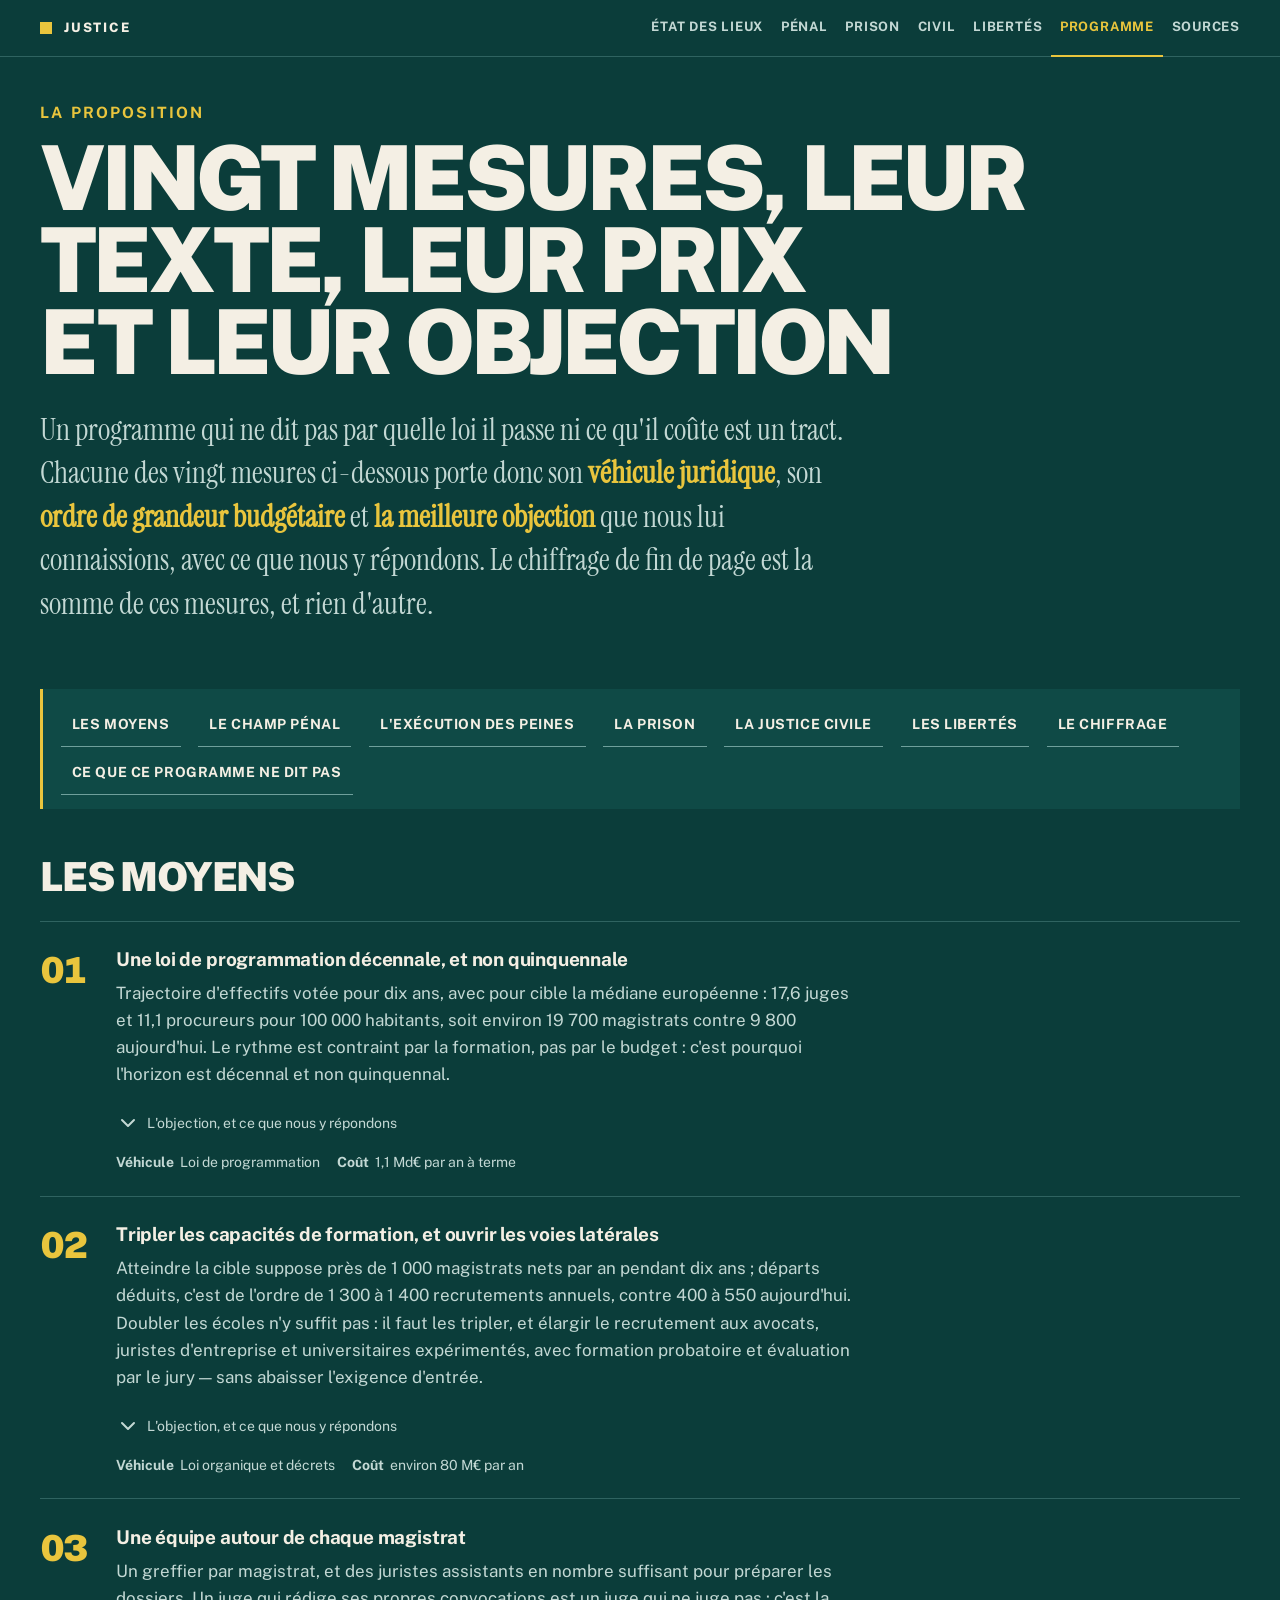
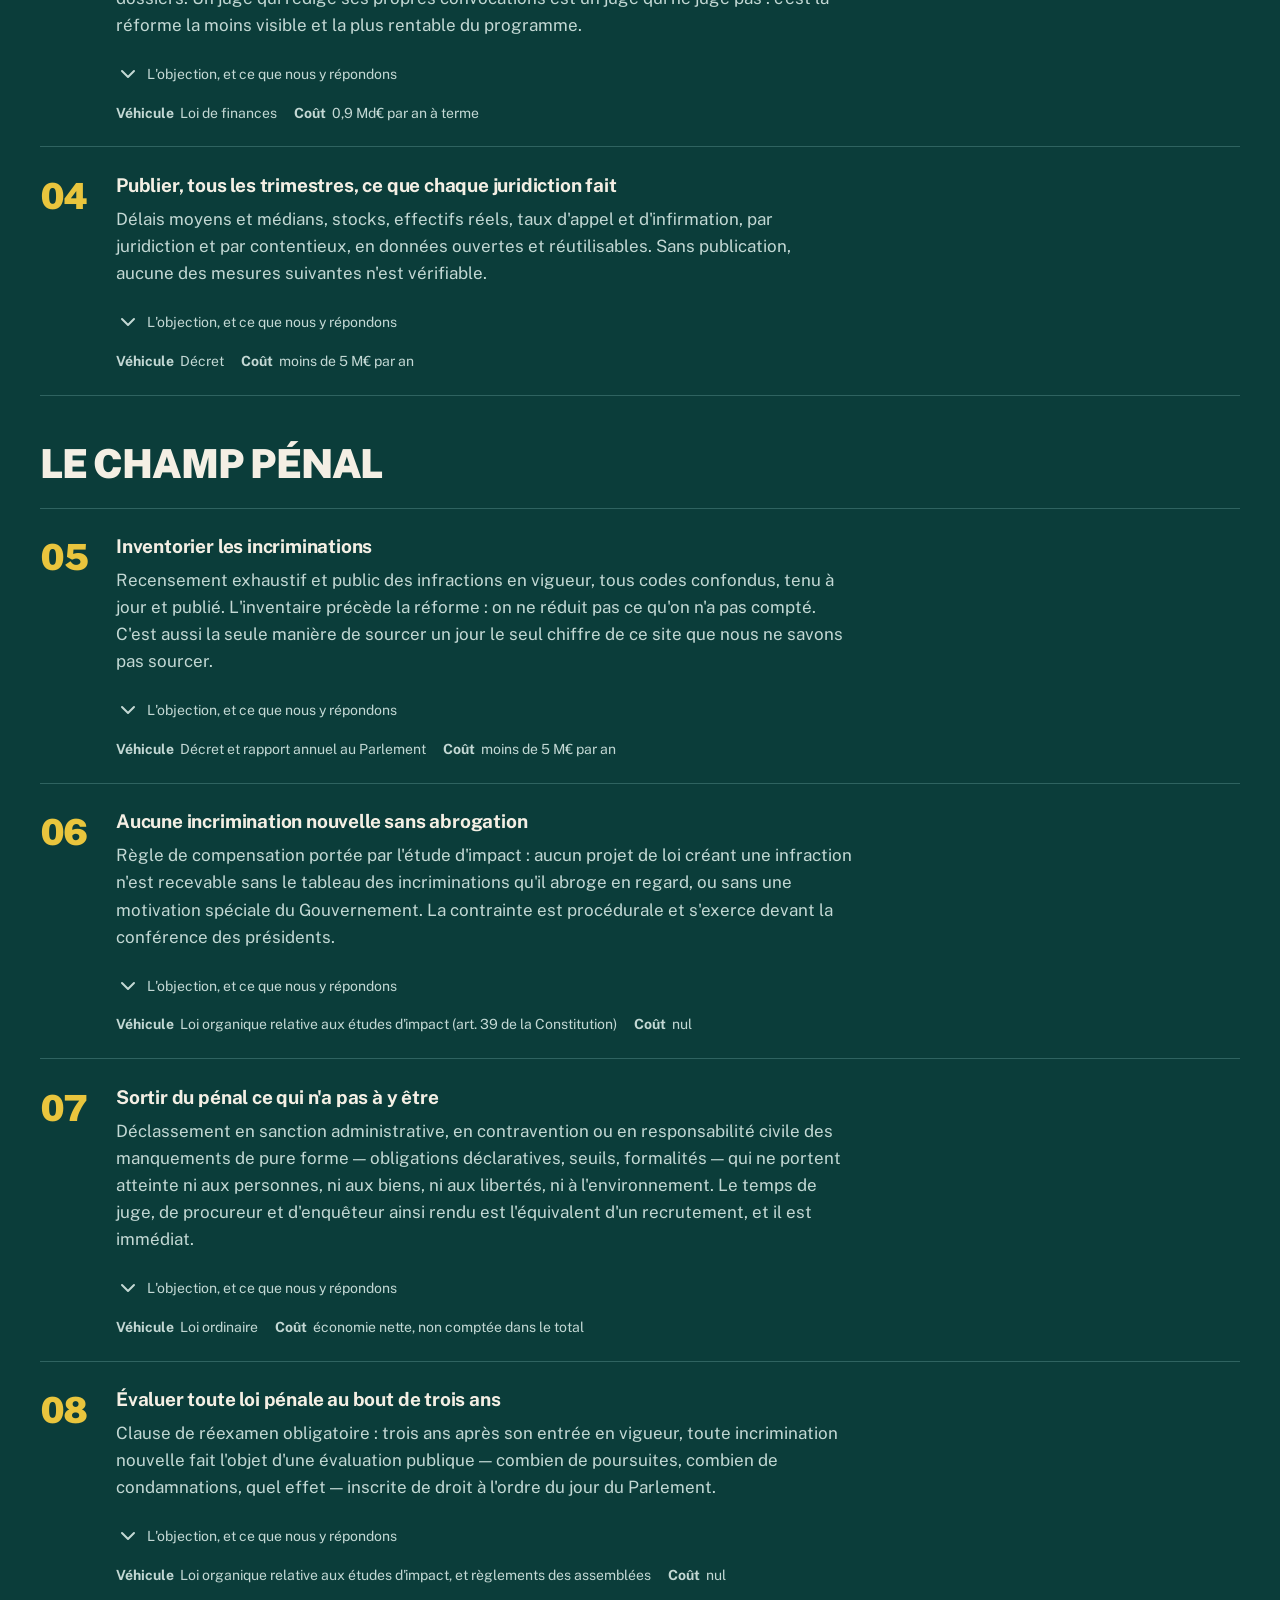
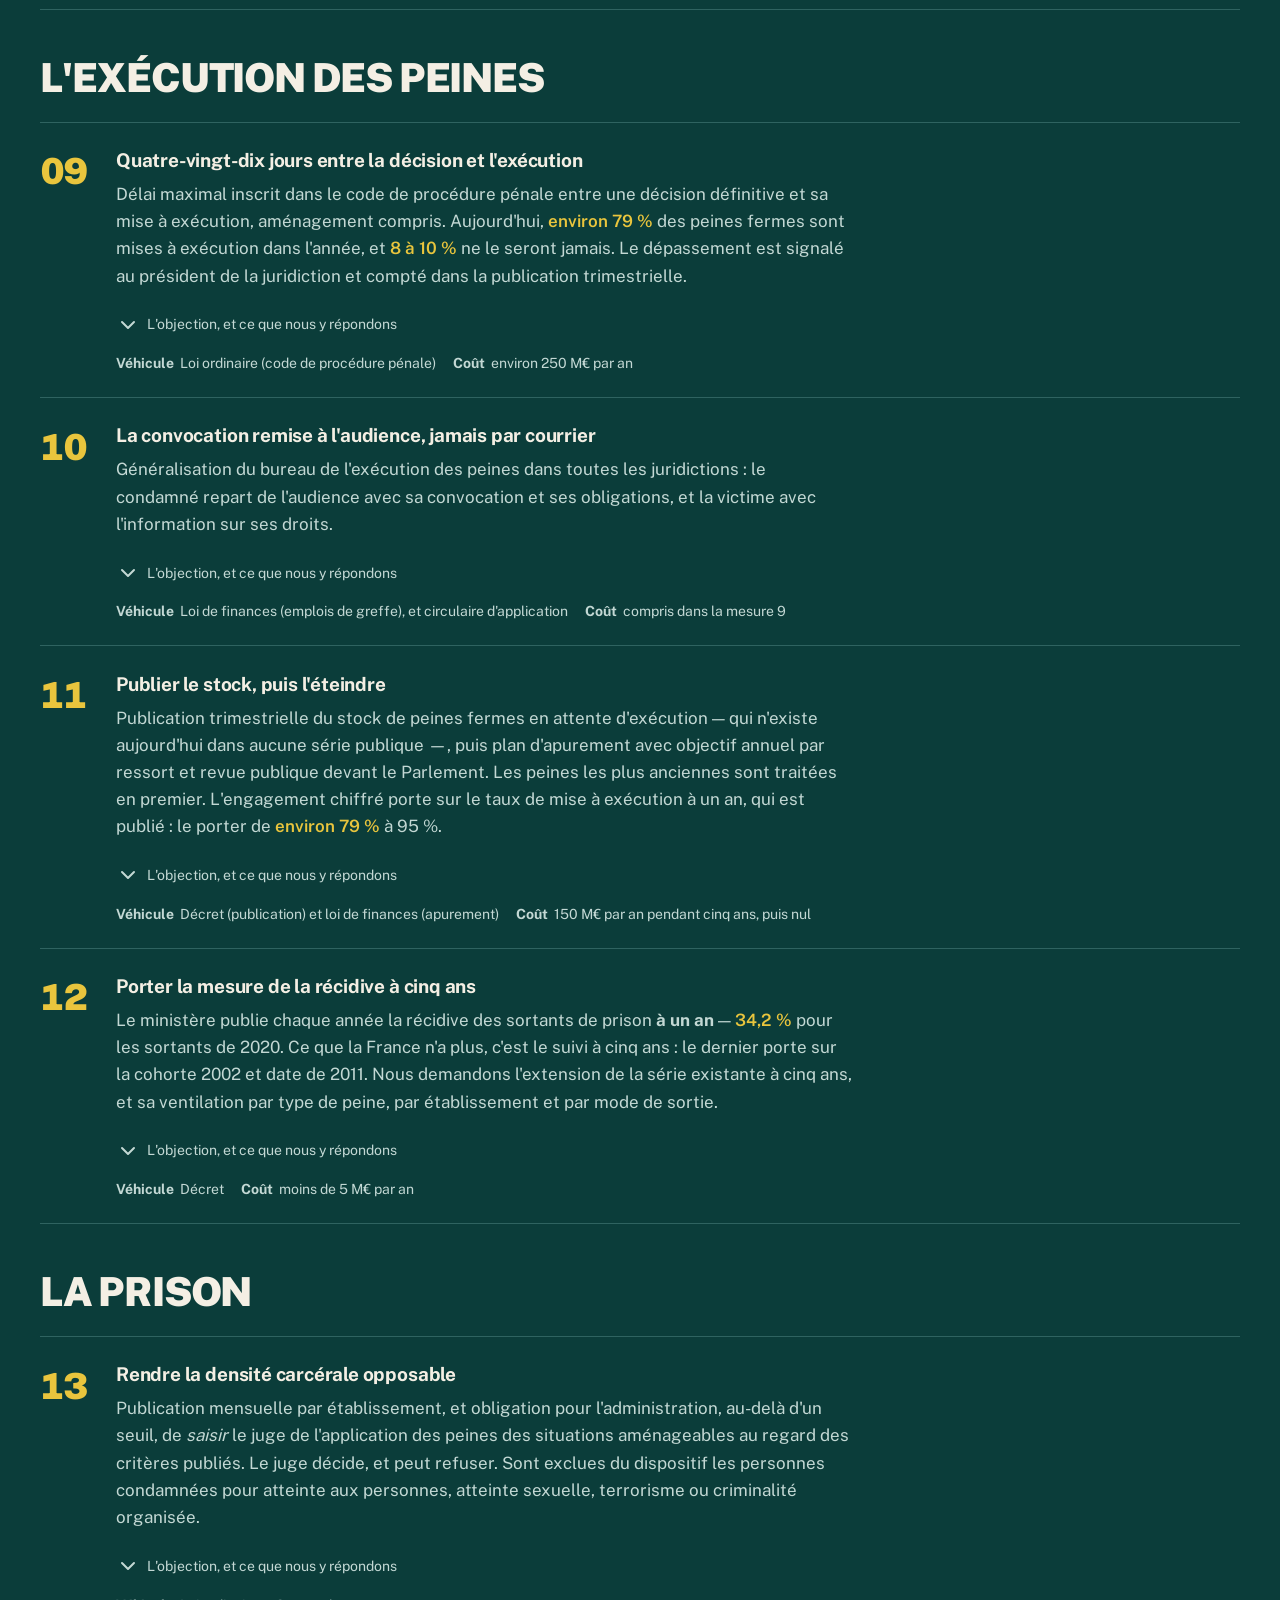
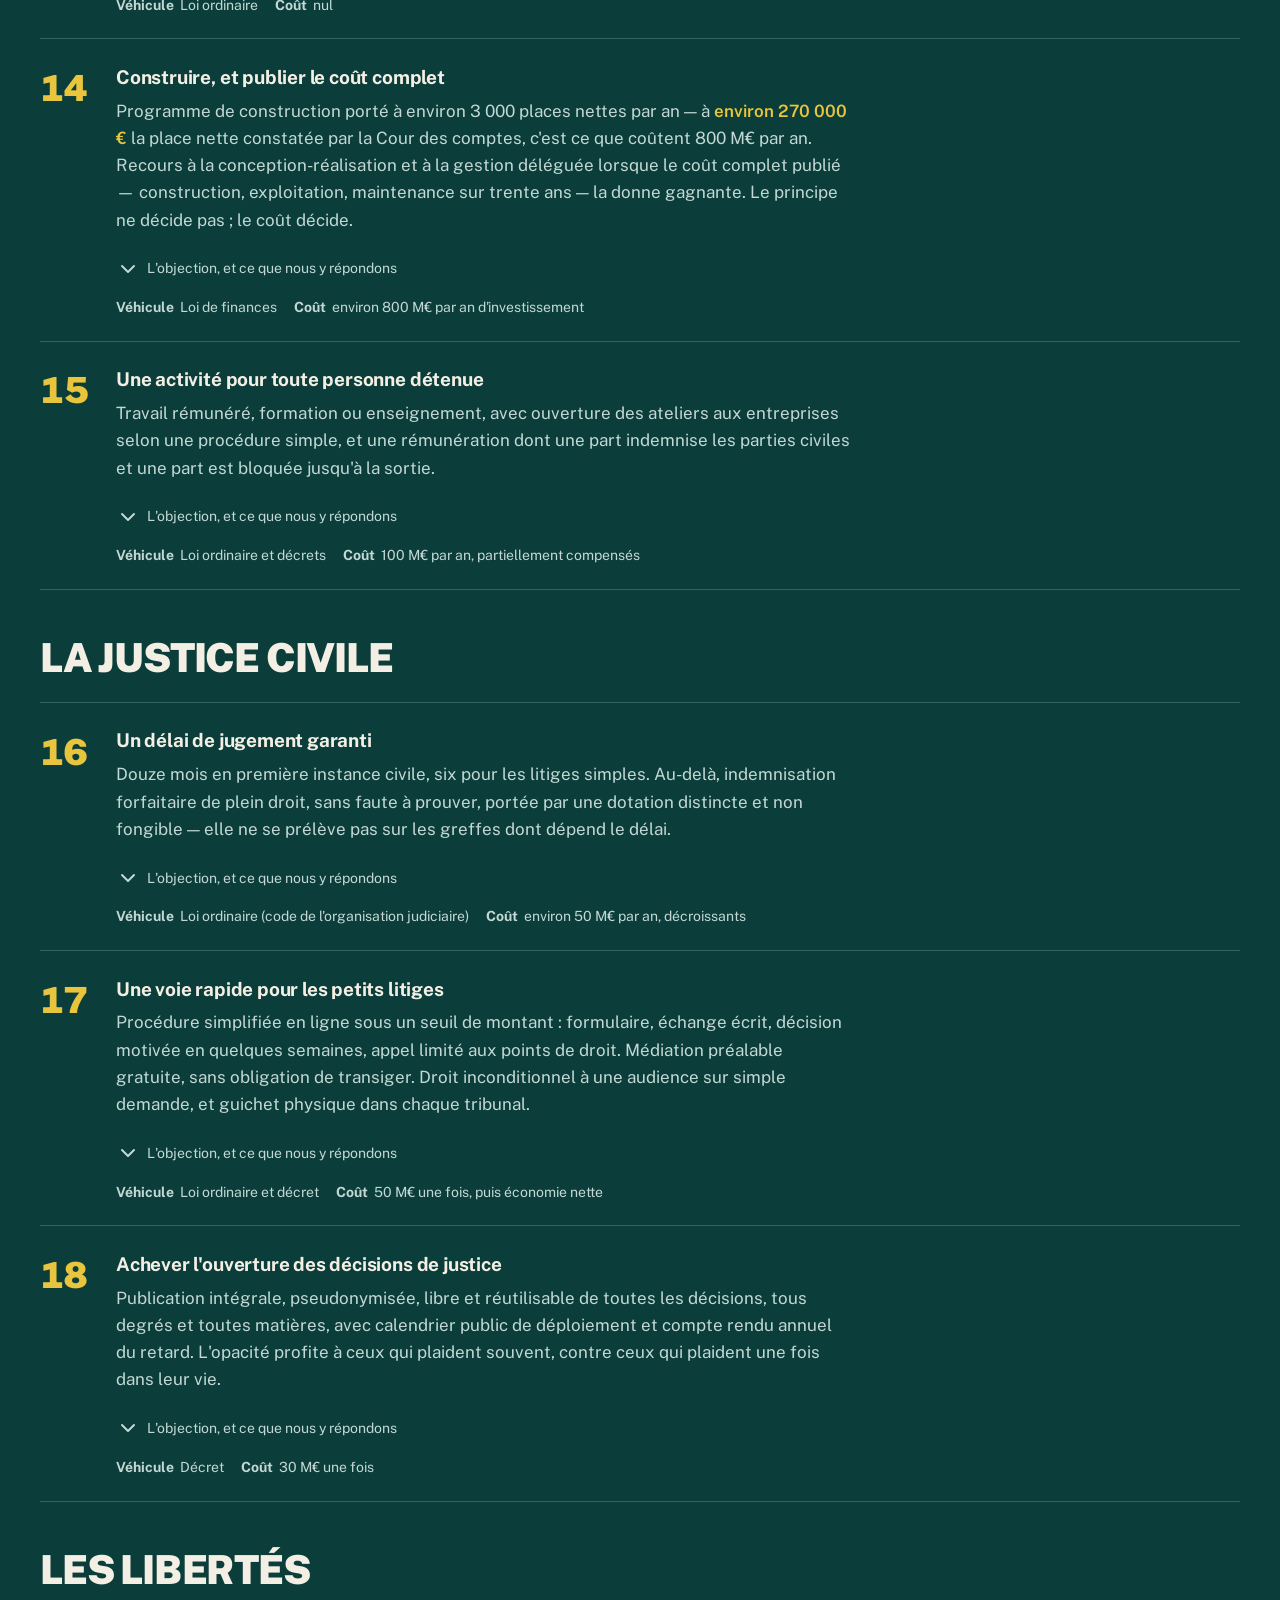
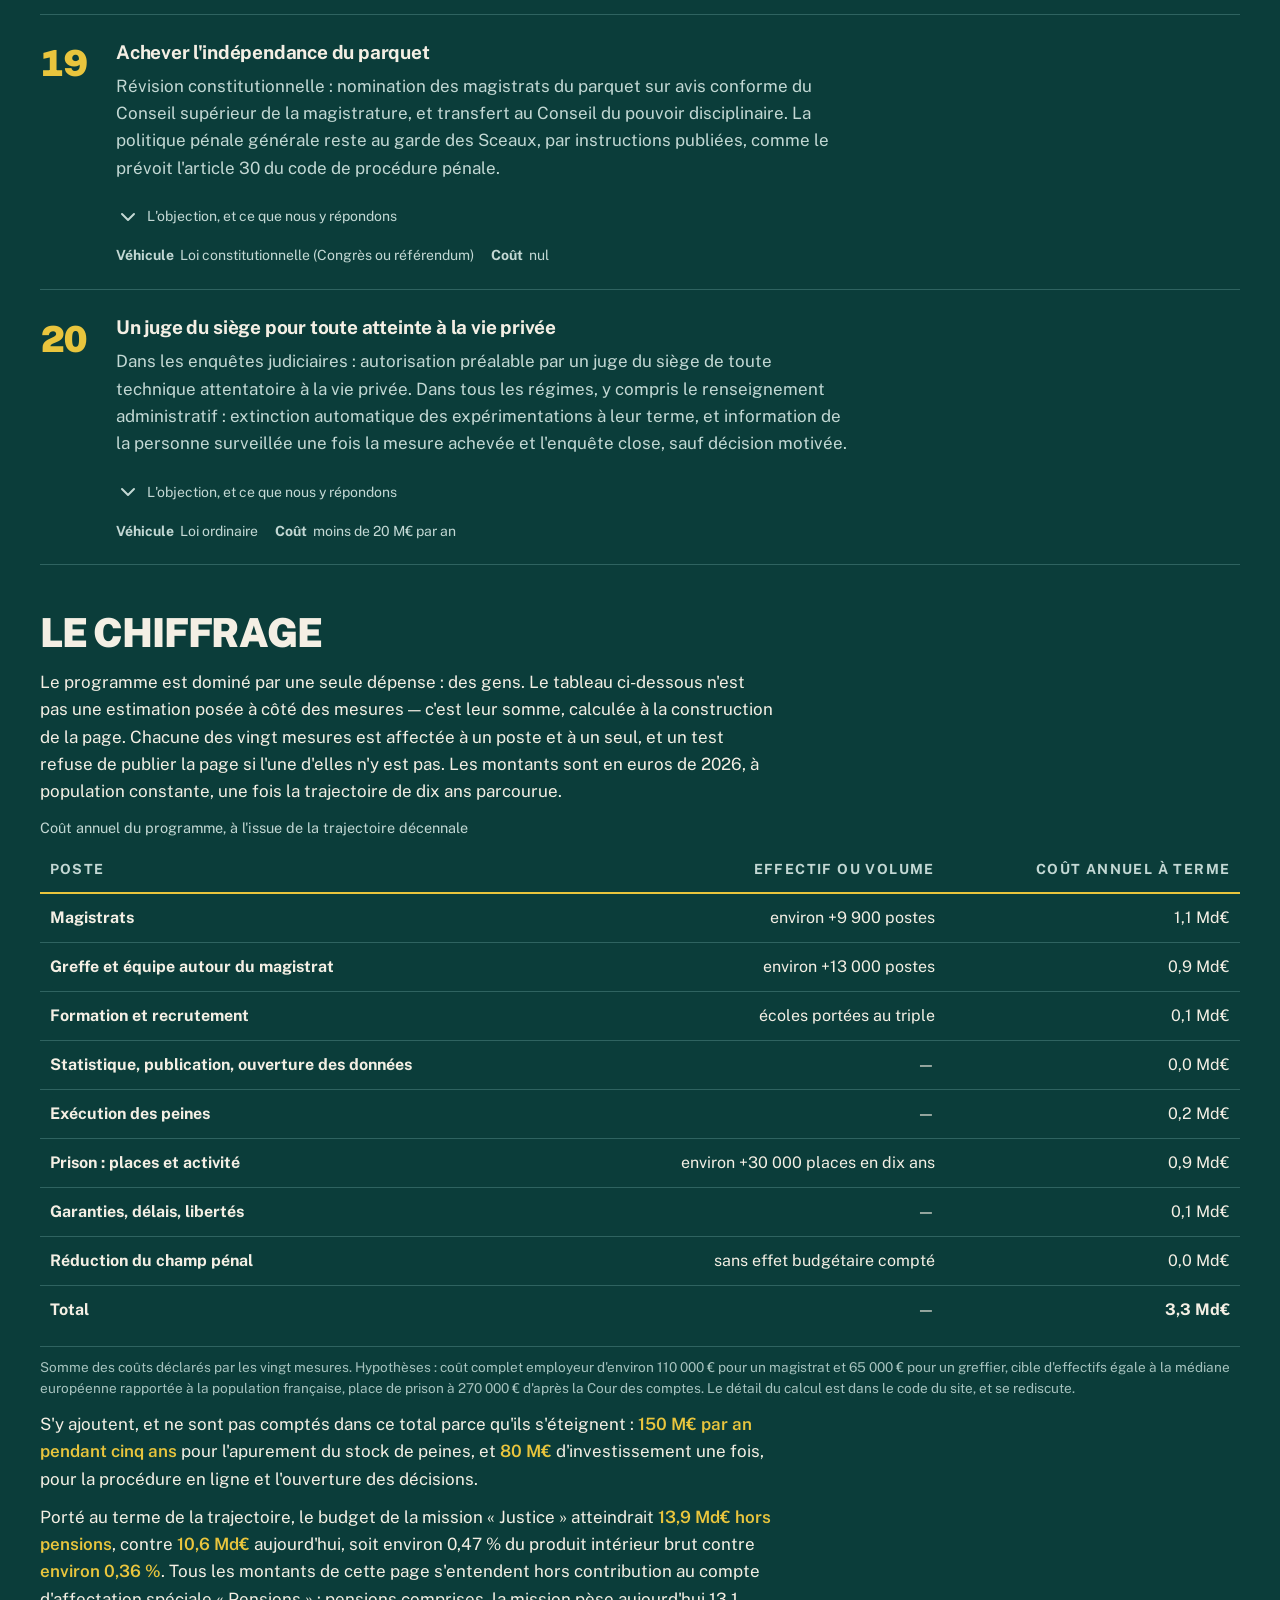
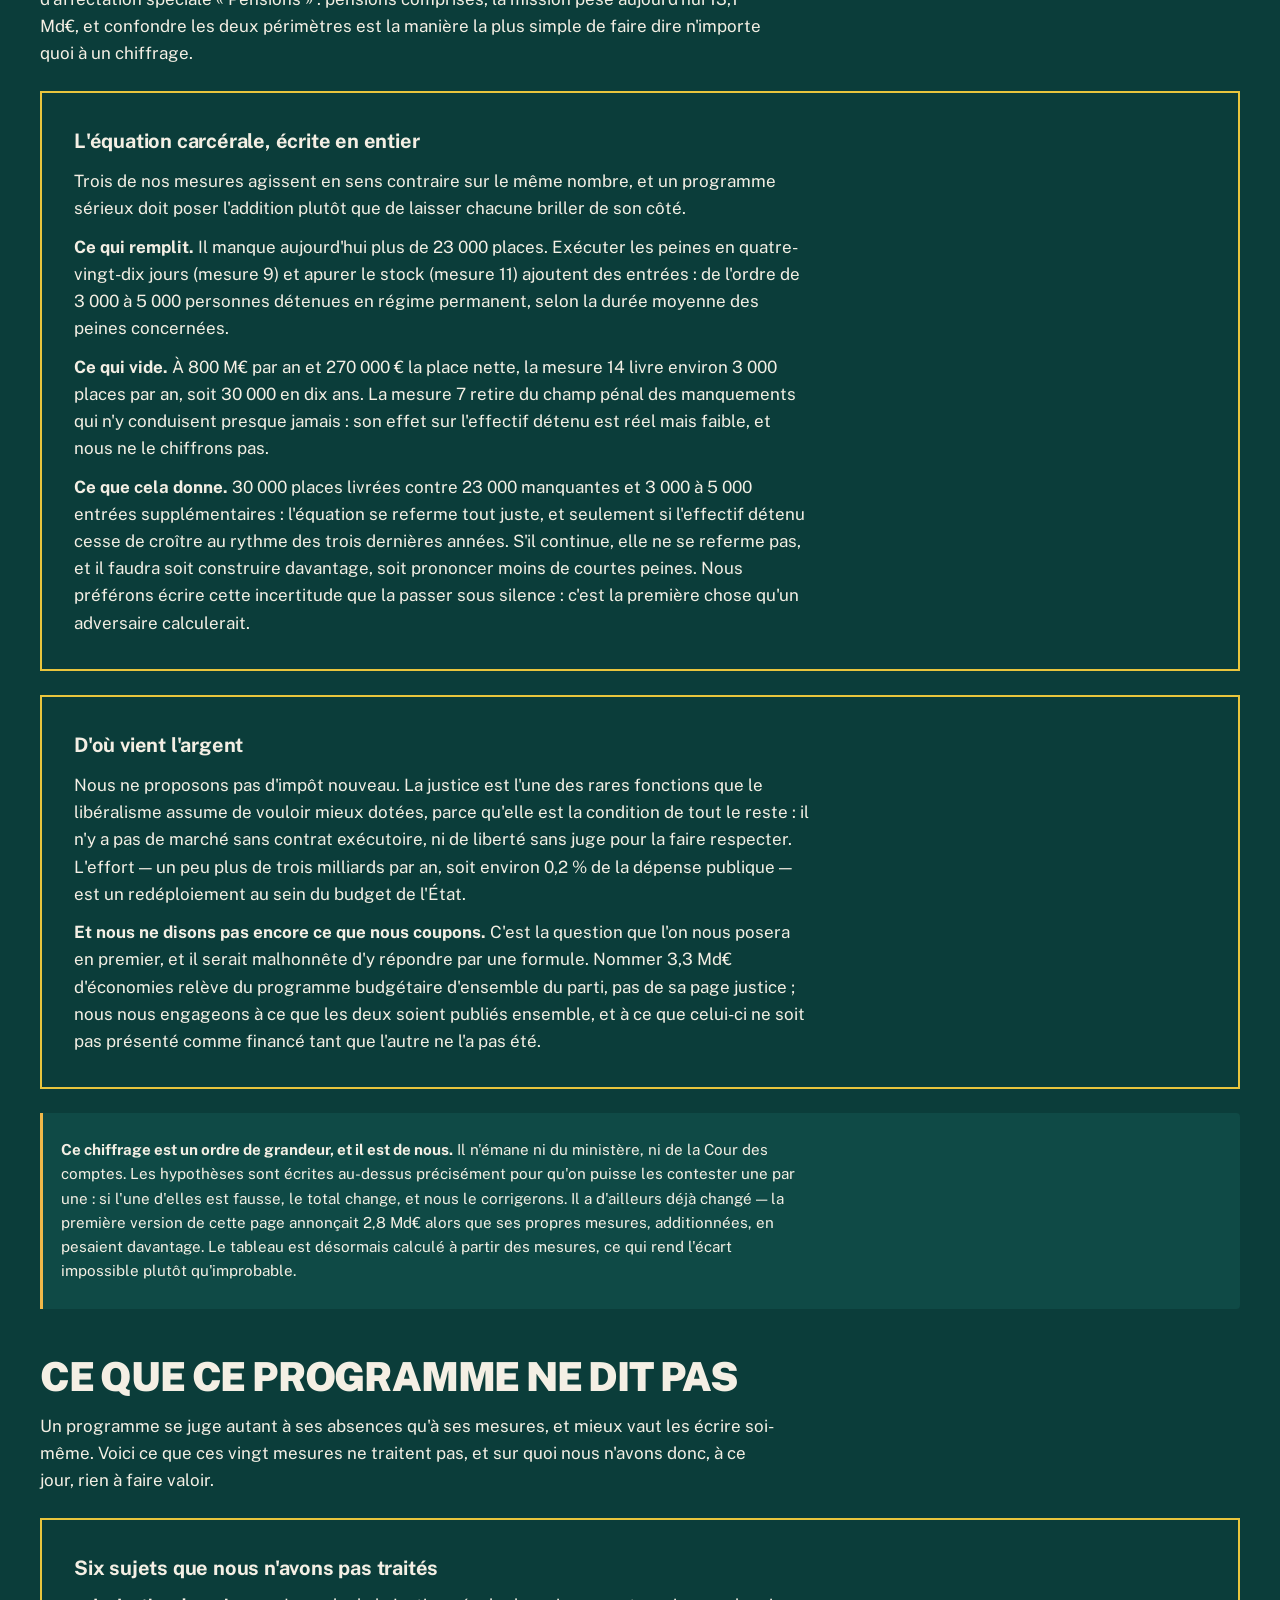
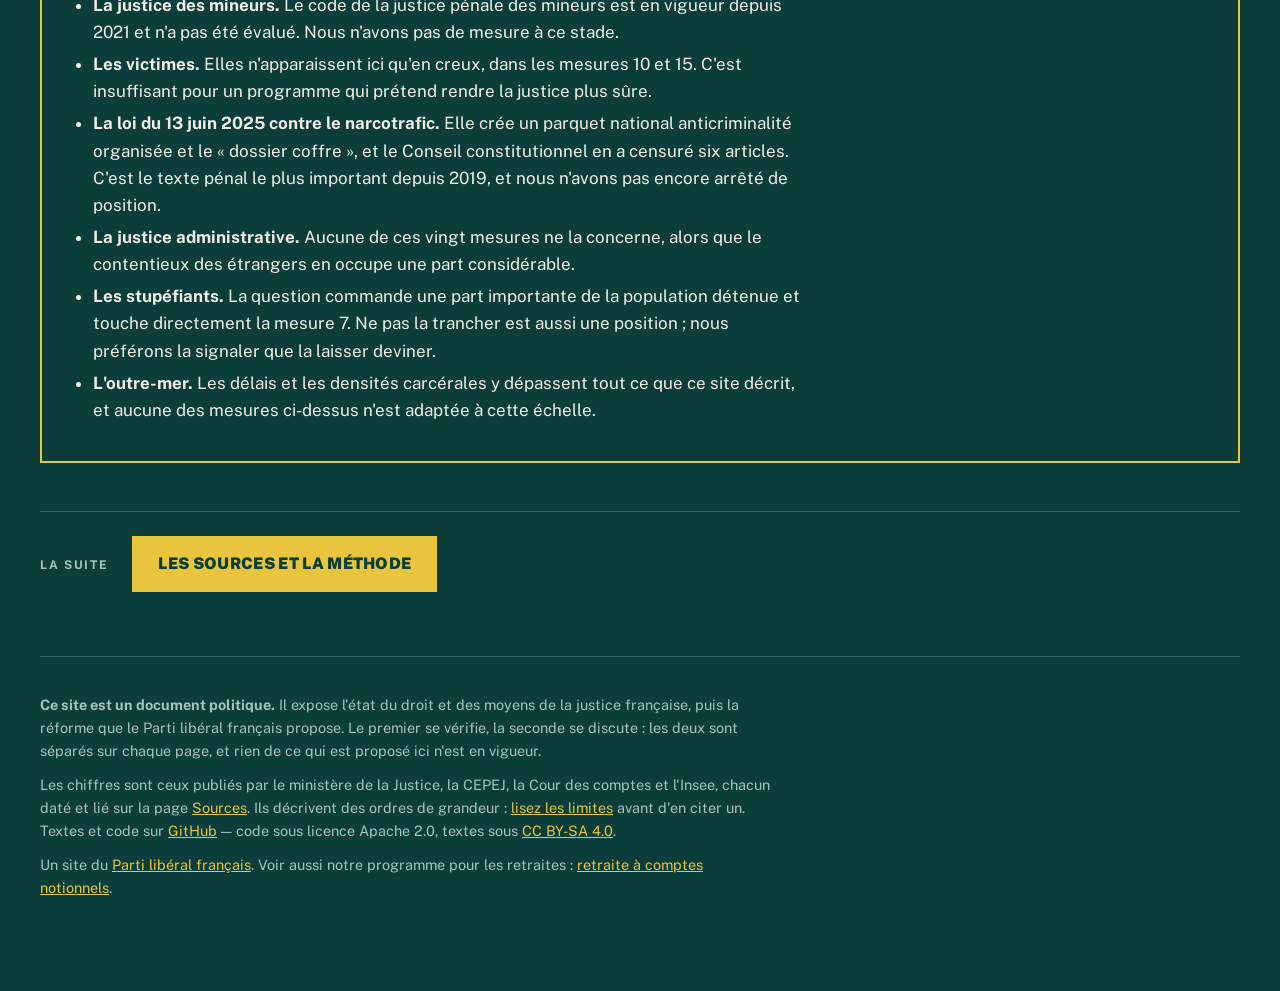
<file: programme.html>
<!doctype html>
<html lang="fr">
<head>
<meta charset="utf-8">
<meta name="viewport" content="width=device-width, initial-scale=1">
<!-- La couleur du bandeau de tête : sur un téléphone, la barre du navigateur la
     reprend, et la page commence où elle commence. -->
<meta name="theme-color" content="#0b3d3a">
<title>Le programme — Justice</title>
<meta name="description" content="Vingt mesures pour la justice : rejoindre la médiane européenne de magistrats, garantir les délais, exécuter les peines en 90 jours, réduire le champ pénal et achever l&#x27;indépendance du parquet. Avec le véhicule juridique, le coût et l&#x27;objection de chacune.">
<meta property="og:title" content="Le programme — Justice">
<meta property="og:description" content="Vingt mesures pour la justice : rejoindre la médiane européenne de magistrats, garantir les délais, exécuter les peines en 90 jours, réduire le champ pénal et achever l&#x27;indépendance du parquet. Avec le véhicule juridique, le coût et l&#x27;objection de chacune.">
<meta property="og:type" content="website">
<meta property="og:locale" content="fr_FR">
<link rel="icon" href="moteur/icone.svg" type="image/svg+xml">
<link rel="apple-touch-icon" href="moteur/icone.svg">
<!-- La charte du parti, puis ce que ce site-ci y ajoute. L'ordre compte : la
     seconde feuille ne redéfinit que ce qu'elle apporte. -->
<link rel="stylesheet" href="moteur/style.css">
<link rel="stylesheet" href="moteur/complement.css">
<!-- Les deux polices de l'affiche sont servies par le dépôt, et non par un
     tiers : une requête de police chez un hébergeur extérieur emporte
     l'adresse IP du lecteur, et lire un programme politique ne devrait rien
     dire de soi à personne. Elles sont préchargées parce que le titre de
     l'affiche les attend dès la première ligne rendue. -->
<link rel="preload" href="moteur/polices/public-sans-latin.woff2" as="font" type="font/woff2" crossorigin>
<link rel="preload" href="moteur/polices/instrument-serif-latin.woff2" as="font" type="font/woff2" crossorigin>
</head>
<body>
<a class="evitement" href="#contenu">Aller au contenu</a>
<header class="bandeau"><div class="interieur">
  <p class="nom"><a href="index.html"><svg class="icone" xmlns="http://www.w3.org/2000/svg" width="24" height="24" viewBox="0 0 24 24" fill="none" stroke="currentColor" stroke-width="2" stroke-linecap="round" stroke-linejoin="round" aria-hidden="true">
  <path d="m16 16 3-8 3 8c-.87.65-1.92 1-3 1s-2.13-.35-3-1Z"/>
  <path d="m2 16 3-8 3 8c-.87.65-1.92 1-3 1s-2.13-.35-3-1Z"/>
  <path d="M7 21h10"/>
  <path d="M12 3v18"/>
  <path d="M3 7h2c2 0 5-1 7-2 2 1 5 2 7 2h2"/>
</svg><span>Justice</span></a></p>
  <nav aria-label="Navigation principale"><span class="groupe"><span class="etiquette">Le constat</span><span class="liens"><a href="etat-des-lieux.html">État des lieux</a><a href="penale.html">Pénal</a><a href="prison.html">Prison</a><a href="civile.html">Civil</a></span></span><span class="groupe"><span class="etiquette">La proposition</span><span class="liens"><a href="libertes.html">Libertés</a><a href="programme.html" aria-current="page">Programme</a></span></span><span class="groupe"><span class="etiquette">La méthode</span><span class="liens"><a href="sources.html">Sources</a></span></span></nav>
</div></header>
<main id="contenu" tabindex="-1">
<div class="affiche"><p class="surtitre">La proposition</p><h1>Vingt mesures, leur texte, leur prix et leur objection</h1><p class="chapeau">Un programme qui ne dit pas par quelle loi il passe ni ce qu'il coûte est un tract. Chacune des vingt mesures ci-dessous porte donc son <strong class="cle-texte">véhicule juridique</strong>, son <strong class="cle-texte">ordre de grandeur budgétaire</strong> et <strong class="cle-texte">la meilleure objection</strong> que nous lui connaissions, avec ce que nous y répondons. Le chiffrage de fin de page est la somme de ces mesures, et rien d'autre.</p></div>
<nav class="plan" aria-label="Plan de la page"><p class="etiquette">Sur cette page</p><ol><li><a href="#moyens">Les moyens</a></li><li><a href="#champ">Le champ pénal</a></li><li><a href="#execution">L&#x27;exécution des peines</a></li><li><a href="#prison">La prison</a></li><li><a href="#civil">La justice civile</a></li><li><a href="#libertes">Les libertés</a></li><li><a href="#chiffrage">Le chiffrage</a></li><li><a href="#absences">Ce que ce programme ne dit pas</a></li></ol></nav>
<h2 id="moyens">Les moyens</h2>
<div class="mesures"><div class="mesure">
  <p class="rang">01</p>
  <div class="corps"><h3>Une loi de programmation décennale, et non quinquennale</h3><p>Trajectoire d'effectifs votée pour dix ans, avec pour cible la médiane européenne : 17,6 juges et 11,1 procureurs pour 100 000 habitants, soit environ 19 700 magistrats contre 9 800 aujourd'hui. Le rythme est contraint par la formation, pas par le budget : c'est pourquoi l'horizon est décennal et non quinquennal.</p><details class="objection"><summary><!-- @license lucide-static v1.46.0 - ISC -->
<svg
  class="lucide lucide-chevron-down"
  xmlns="http://www.w3.org/2000/svg"
  width="24"
  height="24"
  viewBox="0 0 24 24"
  fill="none"
  stroke="currentColor"
  stroke-width="2"
  stroke-linecap="round"
  stroke-linejoin="round"
>
  <path d="m6 9 6 6 6-6" />
</svg><span>L'objection, et ce que nous y répondons</span></summary><div class="dedans"><p class="contre">Aucune législature n'engage la suivante. Une trajectoire à dix ans sera abandonnée à la première alternance, comme l'ont été les lois de programmation précédentes.</p><p>C'est exact, et nous ne prétendons pas le contraire : une loi de programmation n'a pas de valeur supérieure aux lois de finances qui la démentent. Ce qu'elle produit est un point de comparaison public et annuel, et c'est la raison d'être de la mesure 4. On n'empêche pas un gouvernement de renoncer ; on l'oblige à renoncer devant tout le monde.</p></div></details><p class="porte"><span><b>Véhicule</b> Loi de programmation</span><span><b>Coût</b> 1,1 Md€ par an à terme</span></p></div>
</div><div class="mesure">
  <p class="rang">02</p>
  <div class="corps"><h3>Tripler les capacités de formation, et ouvrir les voies latérales</h3><p>Atteindre la cible suppose près de 1 000 magistrats nets par an pendant dix ans ; départs déduits, c'est de l'ordre de 1 300 à 1 400 recrutements annuels, contre 400 à 550 aujourd'hui. Doubler les écoles n'y suffit pas : il faut les tripler, et élargir le recrutement aux avocats, juristes d'entreprise et universitaires expérimentés, avec formation probatoire et évaluation par le jury — sans abaisser l'exigence d'entrée.</p><details class="objection"><summary><!-- @license lucide-static v1.46.0 - ISC -->
<svg
  class="lucide lucide-chevron-down"
  xmlns="http://www.w3.org/2000/svg"
  width="24"
  height="24"
  viewBox="0 0 24 24"
  fill="none"
  stroke="currentColor"
  stroke-width="2"
  stroke-linecap="round"
  stroke-linejoin="round"
>
  <path d="m6 9 6 6 6-6" />
</svg><span>L'objection, et ce que nous y répondons</span></summary><div class="dedans"><p class="contre">On n'improvise pas des magistrats. Tripler les promotions en dix ans revient à recruter au rabais, et la justice paiera pendant quarante ans la qualité de ces promotions-là.</p><p>Le concours reste le concours et le jury reste souverain : nous ne touchons ni à l'un ni à l'autre, et nous proposons de publier chaque année le taux de sélection, précisément pour que l'on voie si l'exigence baisse. Si le vivier ne suit pas, c'est la trajectoire qui s'allonge, pas le niveau qui descend — et nous préférons le dire maintenant.</p></div></details><p class="porte"><span><b>Véhicule</b> Loi organique et décrets</span><span><b>Coût</b> environ 80 M€ par an</span></p></div>
</div><div class="mesure">
  <p class="rang">03</p>
  <div class="corps"><h3>Une équipe autour de chaque magistrat</h3><p>Un greffier par magistrat, et des juristes assistants en nombre suffisant pour préparer les dossiers. Un juge qui rédige ses propres convocations est un juge qui ne juge pas : c'est la réforme la moins visible et la plus rentable du programme.</p><details class="objection"><summary><!-- @license lucide-static v1.46.0 - ISC -->
<svg
  class="lucide lucide-chevron-down"
  xmlns="http://www.w3.org/2000/svg"
  width="24"
  height="24"
  viewBox="0 0 24 24"
  fill="none"
  stroke="currentColor"
  stroke-width="2"
  stroke-linecap="round"
  stroke-linejoin="round"
>
  <path d="m6 9 6 6 6-6" />
</svg><span>L'objection, et ce que nous y répondons</span></summary><div class="dedans"><p class="contre">Les juristes assistants existent déjà, et leur effet sur les délais n'a jamais été démontré. Vous dépensez 0,9 Md€ par an sur une intuition.</p><p>L'effet n'a jamais été démontré parce qu'il n'a jamais été mesuré : aucune donnée publique ne relie l'équipe d'un magistrat au délai de ses dossiers. La mesure 4 produit cette donnée, et nous acceptons d'être jugés dessus. Nous assumons entre-temps un pari documenté : les systèmes européens qui jugent plus vite que nous confient au greffe des tâches que nous laissons au juge.</p></div></details><p class="porte"><span><b>Véhicule</b> Loi de finances</span><span><b>Coût</b> 0,9 Md€ par an à terme</span></p></div>
</div><div class="mesure">
  <p class="rang">04</p>
  <div class="corps"><h3>Publier, tous les trimestres, ce que chaque juridiction fait</h3><p>Délais moyens et médians, stocks, effectifs réels, taux d'appel et d'infirmation, par juridiction et par contentieux, en données ouvertes et réutilisables. Sans publication, aucune des mesures suivantes n'est vérifiable.</p><details class="objection"><summary><!-- @license lucide-static v1.46.0 - ISC -->
<svg
  class="lucide lucide-chevron-down"
  xmlns="http://www.w3.org/2000/svg"
  width="24"
  height="24"
  viewBox="0 0 24 24"
  fill="none"
  stroke="currentColor"
  stroke-width="2"
  stroke-linecap="round"
  stroke-linejoin="round"
>
  <path d="m6 9 6 6 6-6" />
</svg><span>L'objection, et ce que nous y répondons</span></summary><div class="dedans"><p class="contre">Publier les performances juridiction par juridiction met les tribunaux en concurrence, pousse au chiffre contre la qualité, et prépare la notation des juges.</p><p>Par juridiction et par contentieux, jamais par magistrat. L'article 33 de la loi du 23 mars 2019 interdit le profilage des magistrats et nous ne proposons pas de l'abroger. Publier le délai moyen d'une cour d'appel n'est pas noter un conseiller ; c'est rendre compte de l'emploi d'un budget public, ce que fait déjà chaque hôpital et chaque université.</p></div></details><p class="porte"><span><b>Véhicule</b> Décret</span><span><b>Coût</b> moins de 5 M€ par an</span></p></div>
</div></div>
<h2 id="champ">Le champ pénal</h2>
<div class="mesures"><div class="mesure">
  <p class="rang">05</p>
  <div class="corps"><h3>Inventorier les incriminations</h3><p>Recensement exhaustif et public des infractions en vigueur, tous codes confondus, tenu à jour et publié. L'inventaire précède la réforme : on ne réduit pas ce qu'on n'a pas compté. C'est aussi la seule manière de sourcer un jour le seul chiffre de ce site que nous ne savons pas sourcer.</p><details class="objection"><summary><!-- @license lucide-static v1.46.0 - ISC -->
<svg
  class="lucide lucide-chevron-down"
  xmlns="http://www.w3.org/2000/svg"
  width="24"
  height="24"
  viewBox="0 0 24 24"
  fill="none"
  stroke="currentColor"
  stroke-width="2"
  stroke-linecap="round"
  stroke-linejoin="round"
>
  <path d="m6 9 6 6 6-6" />
</svg><span>L'objection, et ce que nous y répondons</span></summary><div class="dedans"><p class="contre">Un inventaire est un exercice bureaucratique coûteux dont personne ne se servira, et qui sera périmé le jour de sa publication.</p><p>Il coûte quelques millions, soit le prix d'une demi-journée de détention nationale, et il est la condition d'application de la mesure 6 : on ne compense pas ce qu'on n'a pas compté. Quant à la péremption, c'est un argument pour le tenir à jour en continu, ce que la mesure prévoit, pas pour renoncer à le faire.</p></div></details><p class="porte"><span><b>Véhicule</b> Décret et rapport annuel au Parlement</span><span><b>Coût</b> moins de 5 M€ par an</span></p></div>
</div><div class="mesure">
  <p class="rang">06</p>
  <div class="corps"><h3>Aucune incrimination nouvelle sans abrogation</h3><p>Règle de compensation portée par l'étude d'impact : aucun projet de loi créant une infraction n'est recevable sans le tableau des incriminations qu'il abroge en regard, ou sans une motivation spéciale du Gouvernement. La contrainte est procédurale et s'exerce devant la conférence des présidents.</p><details class="objection"><summary><!-- @license lucide-static v1.46.0 - ISC -->
<svg
  class="lucide lucide-chevron-down"
  xmlns="http://www.w3.org/2000/svg"
  width="24"
  height="24"
  viewBox="0 0 24 24"
  fill="none"
  stroke="currentColor"
  stroke-width="2"
  stroke-linecap="round"
  stroke-linejoin="round"
>
  <path d="m6 9 6 6 6-6" />
</svg><span>L'objection, et ce que nous y répondons</span></summary><div class="dedans"><p class="contre">Le législateur ne peut pas se lier lui-même, et le domaine de la loi organique se limite à ce que la Constitution y renvoie : une telle règle serait déclassée ou privée d'effet.</p><p>L'objection est juste, et elle nous a fait changer de véhicule : la version précédente de ce programme rangeait cette mesure en « loi organique » tout court, ce qui était une erreur de droit. L'article 39 de la Constitution renvoie bien à une loi organique le contenu des études d'impact, et c'est un domaine organique authentique. La règle contraint donc la procédure — la recevabilité d'un texte — et non le fond, que seule une révision constitutionnelle pourrait lier. Nous ne promettons que ce que ce véhicule permet.</p></div></details><p class="porte"><span><b>Véhicule</b> Loi organique relative aux études d'impact (art. 39 de la Constitution)</span><span><b>Coût</b> nul</span></p></div>
</div><div class="mesure">
  <p class="rang">07</p>
  <div class="corps"><h3>Sortir du pénal ce qui n'a pas à y être</h3><p>Déclassement en sanction administrative, en contravention ou en responsabilité civile des manquements de pure forme — obligations déclaratives, seuils, formalités — qui ne portent atteinte ni aux personnes, ni aux biens, ni aux libertés, ni à l'environnement. Le temps de juge, de procureur et d'enquêteur ainsi rendu est l'équivalent d'un recrutement, et il est immédiat.</p><details class="objection"><summary><!-- @license lucide-static v1.46.0 - ISC -->
<svg
  class="lucide lucide-chevron-down"
  xmlns="http://www.w3.org/2000/svg"
  width="24"
  height="24"
  viewBox="0 0 24 24"
  fill="none"
  stroke="currentColor"
  stroke-width="2"
  stroke-linecap="round"
  stroke-linejoin="round"
>
  <path d="m6 9 6 6 6-6" />
</svg><span>L'objection, et ce que nous y répondons</span></summary><div class="dedans"><p class="contre">C'est la dépénalisation de la délinquance économique sous un autre nom : les puissants y gagneront l'impunité que les autres n'auront pas.</p><p>Alors disons-le par une liste, dans les deux sens. Ne sortent pas du pénal, et ne sortiront pas : les atteintes aux personnes, les atteintes sexuelles, la corruption, la fraude fiscale, les manquements à la sécurité au travail, les atteintes à l'environnement. Sortent : les obligations déclaratives, les défauts de formalité, les franchissements de seuil sans dommage. Et une sanction administrative n'est pas une absence de sanction — elle tombe plus vite et plus sûrement qu'une correctionnelle dont le parquet classera 60 % des dossiers.</p></div></details><p class="porte"><span><b>Véhicule</b> Loi ordinaire</span><span><b>Coût</b> économie nette, non comptée dans le total</span></p></div>
</div><div class="mesure">
  <p class="rang">08</p>
  <div class="corps"><h3>Évaluer toute loi pénale au bout de trois ans</h3><p>Clause de réexamen obligatoire : trois ans après son entrée en vigueur, toute incrimination nouvelle fait l'objet d'une évaluation publique — combien de poursuites, combien de condamnations, quel effet — inscrite de droit à l'ordre du jour du Parlement.</p><details class="objection"><summary><!-- @license lucide-static v1.46.0 - ISC -->
<svg
  class="lucide lucide-chevron-down"
  xmlns="http://www.w3.org/2000/svg"
  width="24"
  height="24"
  viewBox="0 0 24 24"
  fill="none"
  stroke="currentColor"
  stroke-width="2"
  stroke-linecap="round"
  stroke-linejoin="round"
>
  <path d="m6 9 6 6 6-6" />
</svg><span>L'objection, et ce que nous y répondons</span></summary><div class="dedans"><p class="contre">Trois ans, c'est trop court pour juger d'une loi pénale : le temps que les affaires remontent jusqu'au jugement, il ne s'est presque rien passé.</p><p>C'est vrai pour le quantum des condamnations, et c'est précisément ce que l'évaluation dira. Mais une incrimination qui n'a donné lieu à aucune poursuite en trois ans n'a pas besoin d'un recul de dix ans pour qu'on en parle. Le réexamen n'abroge rien de lui-même : il oblige à un débat documenté, et laisse le Parlement conclure qu'il faut attendre encore.</p></div></details><p class="porte"><span><b>Véhicule</b> Loi organique relative aux études d'impact, et règlements des assemblées</span><span><b>Coût</b> nul</span></p></div>
</div></div>
<h2 id="execution">L'exécution des peines</h2>
<div class="mesures"><div class="mesure">
  <p class="rang">09</p>
  <div class="corps"><h3>Quatre-vingt-dix jours entre la décision et l'exécution</h3><p>Délai maximal inscrit dans le code de procédure pénale entre une décision définitive et sa mise à exécution, aménagement compris. Aujourd'hui, <strong class="cle-texte">environ 79 %</strong> des peines fermes sont mises à exécution dans l'année, et <strong class="cle-texte">8 à 10 %</strong> ne le seront jamais. Le dépassement est signalé au président de la juridiction et compté dans la publication trimestrielle.</p><details class="objection"><summary><!-- @license lucide-static v1.46.0 - ISC -->
<svg
  class="lucide lucide-chevron-down"
  xmlns="http://www.w3.org/2000/svg"
  width="24"
  height="24"
  viewBox="0 0 24 24"
  fill="none"
  stroke="currentColor"
  stroke-width="2"
  stroke-linecap="round"
  stroke-linejoin="round"
>
  <path d="m6 9 6 6 6-6" />
</svg><span>L'objection, et ce que nous y répondons</span></summary><div class="dedans"><p class="contre">Un délai inscrit dans la loi sans sanction est un vœu ; assorti d'une sanction, il crée une nullité dont profiteront les condamnés qu'on n'aura pas su convoquer à temps.</p><p>Il n'y a ni nullité, ni prescription, ni extinction de la peine : le dépassement ne libère personne et ne fait rien tomber. Il est signalé, compté et publié. La sanction est politique et budgétaire, pas procédurale — c'est la seule forme de contrainte qui ne se retourne pas contre la victime.</p></div></details><p class="porte"><span><b>Véhicule</b> Loi ordinaire (code de procédure pénale)</span><span><b>Coût</b> environ 250 M€ par an</span></p></div>
</div><div class="mesure">
  <p class="rang">10</p>
  <div class="corps"><h3>La convocation remise à l'audience, jamais par courrier</h3><p>Généralisation du bureau de l'exécution des peines dans toutes les juridictions : le condamné repart de l'audience avec sa convocation et ses obligations, et la victime avec l'information sur ses droits.</p><details class="objection"><summary><!-- @license lucide-static v1.46.0 - ISC -->
<svg
  class="lucide lucide-chevron-down"
  xmlns="http://www.w3.org/2000/svg"
  width="24"
  height="24"
  viewBox="0 0 24 24"
  fill="none"
  stroke="currentColor"
  stroke-width="2"
  stroke-linecap="round"
  stroke-linejoin="round"
>
  <path d="m6 9 6 6 6-6" />
</svg><span>L'objection, et ce que nous y répondons</span></summary><div class="dedans"><p class="contre">Les bureaux de l'exécution des peines existent depuis 2004. Annoncer leur généralisation, c'est présenter l'existant comme une réforme.</p><p>Ils existent et ils sont inégalement dotés : là où le greffe manque, le bureau ferme ou ne reçoit pas. C'est pourquoi la mesure ne passe pas par une circulaire — la version précédente de ce programme le prévoyait, et c'était une faute : une circulaire ne crée pas d'emplois. Elle passe par la loi de finances, et elle est adossée à la mesure 3.</p></div></details><p class="porte"><span><b>Véhicule</b> Loi de finances (emplois de greffe), et circulaire d'application</span><span><b>Coût</b> compris dans la mesure 9</span></p></div>
</div><div class="mesure">
  <p class="rang">11</p>
  <div class="corps"><h3>Publier le stock, puis l'éteindre</h3><p>Publication trimestrielle du stock de peines fermes en attente d'exécution — qui n'existe aujourd'hui dans aucune série publique —, puis plan d'apurement avec objectif annuel par ressort et revue publique devant le Parlement. Les peines les plus anciennes sont traitées en premier. L'engagement chiffré porte sur le taux de mise à exécution à un an, qui est publié : le porter de <strong class="cle-texte">environ 79 %</strong> à 95 %.</p><details class="objection"><summary><!-- @license lucide-static v1.46.0 - ISC -->
<svg
  class="lucide lucide-chevron-down"
  xmlns="http://www.w3.org/2000/svg"
  width="24"
  height="24"
  viewBox="0 0 24 24"
  fill="none"
  stroke="currentColor"
  stroke-width="2"
  stroke-linecap="round"
  stroke-linejoin="round"
>
  <path d="m6 9 6 6 6-6" />
</svg><span>L'objection, et ce que nous y répondons</span></summary><div class="dedans"><p class="contre">Vous ne connaissez pas le stock, donc vous ne pouvez pas promettre de l'éteindre en cinq ans, ni chiffrer ce que cela coûte.</p><p>L'objection est juste, et elle a modifié la mesure : elle commence désormais par publier le stock, et l'engagement chiffré porte sur le seul indicateur que le ministère publie — le taux de mise à exécution. L'objectif d'apurement sera révisé à la première publication du stock, et nous nous engageons à le réviser en public plutôt qu'à défendre un chiffre que nous aurions inventé.</p></div></details><p class="porte"><span><b>Véhicule</b> Décret (publication) et loi de finances (apurement)</span><span><b>Coût</b> 150 M€ par an pendant cinq ans, puis nul</span></p></div>
</div><div class="mesure">
  <p class="rang">12</p>
  <div class="corps"><h3>Porter la mesure de la récidive à cinq ans</h3><p>Le ministère publie chaque année la récidive des sortants de prison <strong>à un an</strong> — <strong class="cle-texte">34,2 %</strong> pour les sortants de 2020. Ce que la France n'a plus, c'est le suivi à cinq ans : le dernier porte sur la cohorte 2002 et date de 2011. Nous demandons l'extension de la série existante à cinq ans, et sa ventilation par type de peine, par établissement et par mode de sortie.</p><details class="objection"><summary><!-- @license lucide-static v1.46.0 - ISC -->
<svg
  class="lucide lucide-chevron-down"
  xmlns="http://www.w3.org/2000/svg"
  width="24"
  height="24"
  viewBox="0 0 24 24"
  fill="none"
  stroke="currentColor"
  stroke-width="2"
  stroke-linecap="round"
  stroke-linejoin="round"
>
  <path d="m6 9 6 6 6-6" />
</svg><span>L'objection, et ce que nous y répondons</span></summary><div class="dedans"><p class="contre">La récidive est mesurée, et publiée chaque année. Vous proposez de créer ce qui existe — et vous l'aviez d'ailleurs écrit vous-mêmes.</p><p>Nous l'avions écrit, et c'était faux : la première version de ce programme affirmait que la récidive n'était plus mesurée depuis 2011. Elle l'est, à un an, et nous avons corrigé la page et le constat qui la portait. Ce qui manque est le suivi long et la ventilation : un taux global à un an ne dit pas si un aménagement de peine vaut mieux qu'une sortie sèche, qui est la seule question que l'on se pose en écrivant une politique pénale.</p></div></details><p class="porte"><span><b>Véhicule</b> Décret</span><span><b>Coût</b> moins de 5 M€ par an</span></p></div>
</div></div>
<h2 id="prison">La prison</h2>
<div class="mesures"><div class="mesure">
  <p class="rang">13</p>
  <div class="corps"><h3>Rendre la densité carcérale opposable</h3><p>Publication mensuelle par établissement, et obligation pour l'administration, au-delà d'un seuil, de <em>saisir</em> le juge de l'application des peines des situations aménageables au regard des critères publiés. Le juge décide, et peut refuser. Sont exclues du dispositif les personnes condamnées pour atteinte aux personnes, atteinte sexuelle, terrorisme ou criminalité organisée.</p><details class="objection"><summary><!-- @license lucide-static v1.46.0 - ISC -->
<svg
  class="lucide lucide-chevron-down"
  xmlns="http://www.w3.org/2000/svg"
  width="24"
  height="24"
  viewBox="0 0 24 24"
  fill="none"
  stroke="currentColor"
  stroke-width="2"
  stroke-linecap="round"
  stroke-linejoin="round"
>
  <path d="m6 9 6 6 6-6" />
</svg><span>L'objection, et ce que nous y répondons</span></summary><div class="dedans"><p class="contre">C'est une libération automatique déguisée : au-delà d'un seuil, on ouvre les portes pour faire de la place.</p><p>Rien n'est automatique. L'administration saisit, le juge décide, et il refuse s'il l'estime nécessaire ; les aménagements dont il s'agit existent déjà dans le code, avec leurs conditions. Nous changeons qui doit les proposer, pas qui les accorde, et nous excluons nommément les condamnations qui menacent autrui. Ce que nous refusons, c'est l'état actuel : à plus de 170 % de densité en maison d'arrêt, la question de savoir qui sort est déjà tranchée — par la place disponible, et par personne.</p></div></details><p class="porte"><span><b>Véhicule</b> Loi ordinaire</span><span><b>Coût</b> nul</span></p></div>
</div><div class="mesure">
  <p class="rang">14</p>
  <div class="corps"><h3>Construire, et publier le coût complet</h3><p>Programme de construction porté à environ 3 000 places nettes par an — à <strong class="cle-texte">environ 270 000 €</strong> la place nette constatée par la Cour des comptes, c'est ce que coûtent 800 M€ par an. Recours à la conception-réalisation et à la gestion déléguée lorsque le coût complet publié — construction, exploitation, maintenance sur trente ans — la donne gagnante. Le principe ne décide pas ; le coût décide.</p><details class="objection"><summary><!-- @license lucide-static v1.46.0 - ISC -->
<svg
  class="lucide lucide-chevron-down"
  xmlns="http://www.w3.org/2000/svg"
  width="24"
  height="24"
  viewBox="0 0 24 24"
  fill="none"
  stroke="currentColor"
  stroke-width="2"
  stroke-linecap="round"
  stroke-linejoin="round"
>
  <path d="m6 9 6 6 6-6" />
</svg><span>L'objection, et ce que nous y répondons</span></summary><div class="dedans"><p class="contre">Le « plan 15 000 » montre que le problème n'est pas l'argent : neuf ans après son lancement, 5 411 sur 15 000 places sont livrées et le coût a été réévalué de 46 %. Ajouter des crédits à une machine qui ne livre pas ne produira rien.</p><p>C'est la meilleure objection du programme, et elle est en partie imparable : la contrainte est autant le foncier et l'acceptabilité locale que le budget. Elle nous a conduits à deux corrections. D'abord le montant : la version précédente prévoyait 500 M€ par an, ce qui n'achète pas 2 000 places au coût réel et ne rattrape donc même pas la croissance de l'effectif détenu. Ensuite la méthode : la mesure porte sur la publication du coût complet opération par opération, seule manière connue de rendre les dérapages visibles avant qu'ils soient acquis. Nous ne promettons pas de construire vite ; nous promettons de dire chaque année combien de places ont été livrées et à quel prix.</p></div></details><p class="porte"><span><b>Véhicule</b> Loi de finances</span><span><b>Coût</b> environ 800 M€ par an d'investissement</span></p></div>
</div><div class="mesure">
  <p class="rang">15</p>
  <div class="corps"><h3>Une activité pour toute personne détenue</h3><p>Travail rémunéré, formation ou enseignement, avec ouverture des ateliers aux entreprises selon une procédure simple, et une rémunération dont une part indemnise les parties civiles et une part est bloquée jusqu'à la sortie.</p><details class="objection"><summary><!-- @license lucide-static v1.46.0 - ISC -->
<svg
  class="lucide lucide-chevron-down"
  xmlns="http://www.w3.org/2000/svg"
  width="24"
  height="24"
  viewBox="0 0 24 24"
  fill="none"
  stroke="currentColor"
  stroke-width="2"
  stroke-linecap="round"
  stroke-linejoin="round"
>
  <path d="m6 9 6 6 6-6" />
</svg><span>L'objection, et ce que nous y répondons</span></summary><div class="dedans"><p class="contre">Les entreprises ne viendront pas, et le travail pénitentiaire, moins payé, concurrence l'emploi libre.</p><p>Le contrat d'emploi pénitentiaire créé par la loi du 22 décembre 2021 a réglé la question des droits ; ce qui manque est la simplicité d'entrée, et c'est l'objet de la mesure. Sur la concurrence : elle serait fondée si la rémunération restait symbolique, ce que nous proposons justement de corriger. Et la première bénéficiaire d'un détenu qui travaille est la partie civile, qui aujourd'hui n'est presque jamais indemnisée.</p></div></details><p class="porte"><span><b>Véhicule</b> Loi ordinaire et décrets</span><span><b>Coût</b> 100 M€ par an, partiellement compensés</span></p></div>
</div></div>
<h2 id="civil">La justice civile</h2>
<div class="mesures"><div class="mesure">
  <p class="rang">16</p>
  <div class="corps"><h3>Un délai de jugement garanti</h3><p>Douze mois en première instance civile, six pour les litiges simples. Au-delà, indemnisation forfaitaire de plein droit, sans faute à prouver, portée par une dotation distincte et non fongible — elle ne se prélève pas sur les greffes dont dépend le délai.</p><details class="objection"><summary><!-- @license lucide-static v1.46.0 - ISC -->
<svg
  class="lucide lucide-chevron-down"
  xmlns="http://www.w3.org/2000/svg"
  width="24"
  height="24"
  viewBox="0 0 24 24"
  fill="none"
  stroke="currentColor"
  stroke-width="2"
  stroke-linecap="round"
  stroke-linejoin="round"
>
  <path d="m6 9 6 6 6-6" />
</svg><span>L'objection, et ce que nous y répondons</span></summary><div class="dedans"><p class="contre">Ce droit existe déjà : l'article L. 141-1 du code de l'organisation judiciaire permet d'engager la responsabilité de l'État pour délai déraisonnable. Vous proposez l'existant, et vous financez les indemnités avec l'argent qui manque aux tribunaux.</p><p>Il existe, et il est impraticable : il faut démontrer une faute, saisir le tribunal judiciaire de Paris, et attendre — ce que presque aucun justiciable ne fait. Nous renversons la charge et forfaitisons le montant : c'est la différence entre un droit et un droit exerçable. Sur le financement, l'objection portait juste contre notre première rédaction : l'indemnisation est désormais portée par une ligne distincte et non fongible, de sorte qu'un retard ne se paie jamais en moyens retirés à celui qui juge.</p></div></details><p class="porte"><span><b>Véhicule</b> Loi ordinaire (code de l'organisation judiciaire)</span><span><b>Coût</b> environ 50 M€ par an, décroissants</span></p></div>
</div><div class="mesure">
  <p class="rang">17</p>
  <div class="corps"><h3>Une voie rapide pour les petits litiges</h3><p>Procédure simplifiée en ligne sous un seuil de montant : formulaire, échange écrit, décision motivée en quelques semaines, appel limité aux points de droit. Médiation préalable gratuite, sans obligation de transiger. Droit inconditionnel à une audience sur simple demande, et guichet physique dans chaque tribunal.</p><details class="objection"><summary><!-- @license lucide-static v1.46.0 - ISC -->
<svg
  class="lucide lucide-chevron-down"
  xmlns="http://www.w3.org/2000/svg"
  width="24"
  height="24"
  viewBox="0 0 24 24"
  fill="none"
  stroke="currentColor"
  stroke-width="2"
  stroke-linecap="round"
  stroke-linejoin="round"
>
  <path d="m6 9 6 6 6-6" />
</svg><span>L'objection, et ce que nous y répondons</span></summary><div class="dedans"><p class="contre">C'est une justice au rabais, qui exclura ceux qui ne sont pas à l'aise avec un écran — c'est-à-dire souvent ceux dont le litige est le plus modeste.</p><p>D'où les trois garanties inscrites dans la mesure : audience de droit sur simple demande, guichet physique dans chaque tribunal, et aucune décision rendue par un traitement automatisé. La justice au rabais, aujourd'hui, c'est le litige de huit cents euros que personne ne porte parce que le délai et le coût excèdent l'enjeu : le droit y existe sur le papier et pas dans la vie.</p></div></details><p class="porte"><span><b>Véhicule</b> Loi ordinaire et décret</span><span><b>Coût</b> 50 M€ une fois, puis économie nette</span></p></div>
</div><div class="mesure">
  <p class="rang">18</p>
  <div class="corps"><h3>Achever l'ouverture des décisions de justice</h3><p>Publication intégrale, pseudonymisée, libre et réutilisable de toutes les décisions, tous degrés et toutes matières, avec calendrier public de déploiement et compte rendu annuel du retard. L'opacité profite à ceux qui plaident souvent, contre ceux qui plaident une fois dans leur vie.</p><details class="objection"><summary><!-- @license lucide-static v1.46.0 - ISC -->
<svg
  class="lucide lucide-chevron-down"
  xmlns="http://www.w3.org/2000/svg"
  width="24"
  height="24"
  viewBox="0 0 24 24"
  fill="none"
  stroke="currentColor"
  stroke-width="2"
  stroke-linecap="round"
  stroke-linejoin="round"
>
  <path d="m6 9 6 6 6-6" />
</svg><span>L'objection, et ce que nous y répondons</span></summary><div class="dedans"><p class="contre">La loi du 7 octobre 2016 et le décret du 29 juin 2020 l'ont déjà prévu. Vous proposez d'appliquer une loi votée il y a dix ans.</p><p>Oui — et c'est une mesure, parce que dix ans après le vote la couverture reste partielle hors Cour de cassation et cours d'appel, et qu'aucun calendrier public ne dit quand elle sera complète. Une part de ce programme consiste à faire ce qui a déjà été décidé : nous préférons le dire ainsi plutôt que de déguiser l'exécution d'une loi en innovation.</p></div></details><p class="porte"><span><b>Véhicule</b> Décret</span><span><b>Coût</b> 30 M€ une fois</span></p></div>
</div></div>
<h2 id="libertes">Les libertés</h2>
<div class="mesures"><div class="mesure">
  <p class="rang">19</p>
  <div class="corps"><h3>Achever l'indépendance du parquet</h3><p>Révision constitutionnelle : nomination des magistrats du parquet sur avis conforme du Conseil supérieur de la magistrature, et transfert au Conseil du pouvoir disciplinaire. La politique pénale générale reste au garde des Sceaux, par instructions publiées, comme le prévoit l'article 30 du code de procédure pénale.</p><details class="objection"><summary><!-- @license lucide-static v1.46.0 - ISC -->
<svg
  class="lucide lucide-chevron-down"
  xmlns="http://www.w3.org/2000/svg"
  width="24"
  height="24"
  viewBox="0 0 24 24"
  fill="none"
  stroke="currentColor"
  stroke-width="2"
  stroke-linecap="round"
  stroke-linejoin="round"
>
  <path d="m6 9 6 6 6-6" />
</svg><span>L'objection, et ce que nous y répondons</span></summary><div class="dedans"><p class="contre">Deux choses. D'une part, il faut les trois cinquièmes du Congrès : c'est hors de portée, et l'annoncer est une facilité. D'autre part, un parquet indépendant est un parquet qui ne rend de comptes à personne.</p><p>Sur la faisabilité : ce n'est pas hors de portée, c'est inachevé — plusieurs projets ont été déposés et retirés faute de réunion du Congrès, pas faute de majorité. Sur la responsabilité, c'est l'objection sérieuse, et la réponse tient à une distinction : ce qui sort de la main du ministre est la <em>carrière</em> des procureurs, pas la <em>politique pénale</em>, qui lui reste et qui est publiée. La discipline, elle, ne disparaît pas : elle passe au CSM, qui l'exerce publiquement, ce qui est davantage de contrôle qu'aujourd'hui et non moins.</p></div></details><p class="porte"><span><b>Véhicule</b> Loi constitutionnelle (Congrès ou référendum)</span><span><b>Coût</b> nul</span></p></div>
</div><div class="mesure">
  <p class="rang">20</p>
  <div class="corps"><h3>Un juge du siège pour toute atteinte à la vie privée</h3><p>Dans les enquêtes judiciaires : autorisation préalable par un juge du siège de toute technique attentatoire à la vie privée. Dans tous les régimes, y compris le renseignement administratif : extinction automatique des expérimentations à leur terme, et information de la personne surveillée une fois la mesure achevée et l'enquête close, sauf décision motivée.</p><details class="objection"><summary><!-- @license lucide-static v1.46.0 - ISC -->
<svg
  class="lucide lucide-chevron-down"
  xmlns="http://www.w3.org/2000/svg"
  width="24"
  height="24"
  viewBox="0 0 24 24"
  fill="none"
  stroke="currentColor"
  stroke-width="2"
  stroke-linecap="round"
  stroke-linejoin="round"
>
  <path d="m6 9 6 6 6-6" />
</svg><span>L'objection, et ce que nous y répondons</span></summary><div class="dedans"><p class="contre">Soumettre toute technique de surveillance à un juge, c'est désarmer les services de renseignement face au terrorisme et au narcotrafic.</p><p>La mesure distingue deux régimes, et la distinction est inscrite dans son texte parce que son absence était un défaut de notre première rédaction. L'autorisation par un juge du siège porte sur la <strong>police judiciaire</strong>. Le renseignement administratif reste sous le régime de la loi du 24 juillet 2015, le contrôle de la CNCTR et celui du Conseil d'État : nous ne lui appliquons que les deux autres règles — l'extinction des expérimentations et l'information a posteriori —, dont aucune n'empêche une surveillance de commencer.</p></div></details><p class="porte"><span><b>Véhicule</b> Loi ordinaire</span><span><b>Coût</b> moins de 20 M€ par an</span></p></div>
</div></div>
<h2 id="chiffrage">Le chiffrage</h2>
<p>Le programme est dominé par une seule dépense : des gens. Le tableau ci-dessous n'est pas une estimation posée à côté des mesures — c'est leur somme, calculée à la construction de la page. Chacune des vingt mesures est affectée à un poste et à un seul, et un test refuse de publier la page si l'une d'elles n'y est pas. Les montants sont en euros de 2026, à population constante, une fois la trajectoire de dix ans parcourue.</p><div class="defilant" tabindex="0" role="group" aria-label="Coût annuel du programme, à l&#x27;issue de la trajectoire décennale"><table><caption>Coût annuel du programme, à l'issue de la trajectoire décennale</caption><thead><tr><th scope="col">Poste</th><th scope="col">Effectif ou volume</th><th scope="col">Coût annuel à terme</th></tr></thead><tbody><tr><th scope="row">Magistrats</th><td>environ +9 900 postes</td><td>1,1 Md€</td></tr><tr><th scope="row">Greffe et équipe autour du magistrat</th><td>environ +13 000 postes</td><td>0,9 Md€</td></tr><tr><th scope="row">Formation et recrutement</th><td>écoles portées au triple</td><td>0,1 Md€</td></tr><tr><th scope="row">Statistique, publication, ouverture des données</th><td>—</td><td>0,0 Md€</td></tr><tr><th scope="row">Exécution des peines</th><td>—</td><td>0,2 Md€</td></tr><tr><th scope="row">Prison : places et activité</th><td>environ +30 000 places en dix ans</td><td>0,9 Md€</td></tr><tr><th scope="row">Garanties, délais, libertés</th><td>—</td><td>0,1 Md€</td></tr><tr><th scope="row">Réduction du champ pénal</th><td>sans effet budgétaire compté</td><td>0,0 Md€</td></tr><tr><th scope="row"><strong>Total</strong></th><td>—</td><td><strong>3,3 Md€</strong></td></tr></tbody></table></div><p class="source">Somme des coûts déclarés par les vingt mesures. Hypothèses : coût complet employeur d'environ 110 000 € pour un magistrat et 65 000 € pour un greffier, cible d'effectifs égale à la médiane européenne rapportée à la population française, place de prison à 270 000 € d'après la Cour des comptes. Le détail du calcul est dans le code du site, et se rediscute.</p><p>S'y ajoutent, et ne sont pas comptés dans ce total parce qu'ils s'éteignent : <strong class="cle-texte">150 M€ par an pendant cinq ans</strong> pour l'apurement du stock de peines, et <strong class="cle-texte">80 M€</strong> d'investissement une fois, pour la procédure en ligne et l'ouverture des décisions.</p><p>Porté au terme de la trajectoire, le budget de la mission « Justice » atteindrait <strong class="cle-texte">13,9 Md€ hors pensions</strong>, contre <strong class="cle-texte">10,6 Md€</strong> aujourd'hui, soit environ 0,47 % du produit intérieur brut contre <strong class="cle-texte">environ 0,36 %</strong>. Tous les montants de cette page s'entendent hors contribution au compte d'affectation spéciale « Pensions » : pensions comprises, la mission pèse aujourd'hui 13,1 Md€, et confondre les deux périmètres est la manière la plus simple de faire dire n'importe quoi à un chiffrage.</p><div class="encadre"><h3>L'équation carcérale, écrite en entier</h3><p>Trois de nos mesures agissent en sens contraire sur le même nombre, et un programme sérieux doit poser l'addition plutôt que de laisser chacune briller de son côté.</p><p><strong>Ce qui remplit.</strong> Il manque aujourd'hui plus de 23 000 places. Exécuter les peines en quatre-vingt-dix jours (mesure 9) et apurer le stock (mesure 11) ajoutent des entrées : de l'ordre de 3 000 à 5 000 personnes détenues en régime permanent, selon la durée moyenne des peines concernées.</p><p><strong>Ce qui vide.</strong> À 800 M€ par an et 270 000 € la place nette, la mesure 14 livre environ 3 000 places par an, soit 30 000 en dix ans. La mesure 7 retire du champ pénal des manquements qui n'y conduisent presque jamais : son effet sur l'effectif détenu est réel mais faible, et nous ne le chiffrons pas.</p><p><strong>Ce que cela donne.</strong> 30 000 places livrées contre 23 000 manquantes et 3 000 à 5 000 entrées supplémentaires : l'équation se referme tout juste, et seulement si l'effectif détenu cesse de croître au rythme des trois dernières années. S'il continue, elle ne se referme pas, et il faudra soit construire davantage, soit prononcer moins de courtes peines. Nous préférons écrire cette incertitude que la passer sous silence : c'est la première chose qu'un adversaire calculerait.</p></div><div class="encadre"><h3>D'où vient l'argent</h3><p>Nous ne proposons pas d'impôt nouveau. La justice est l'une des rares fonctions que le libéralisme assume de vouloir mieux dotées, parce qu'elle est la condition de tout le reste : il n'y a pas de marché sans contrat exécutoire, ni de liberté sans juge pour la faire respecter. L'effort — un peu plus de trois milliards par an, soit environ 0,2 % de la dépense publique — est un redéploiement au sein du budget de l'État.</p><p><strong>Et nous ne disons pas encore ce que nous coupons.</strong> C'est la question que l'on nous posera en premier, et il serait malhonnête d'y répondre par une formule. Nommer 3,3 Md€ d'économies relève du programme budgétaire d'ensemble du parti, pas de sa page justice ; nous nous engageons à ce que les deux soient publiés ensemble, et à ce que celui-ci ne soit pas présenté comme financé tant que l'autre ne l'a pas été.</p></div><div class="note vigilance"><p><strong>Ce chiffrage est un ordre de grandeur, et il est de nous.</strong> Il n'émane ni du ministère, ni de la Cour des comptes. Les hypothèses sont écrites au-dessus précisément pour qu'on puisse les contester une par une : si l'une d'elles est fausse, le total change, et nous le corrigerons. Il a d'ailleurs déjà changé — la première version de cette page annonçait 2,8 Md€ alors que ses propres mesures, additionnées, en pesaient davantage. Le tableau est désormais calculé à partir des mesures, ce qui rend l'écart impossible plutôt qu'improbable.</p></div>
<h2 id="absences">Ce que ce programme ne dit pas</h2>
<p>Un programme se juge autant à ses absences qu'à ses mesures, et mieux vaut les écrire soi-même. Voici ce que ces vingt mesures ne traitent pas, et sur quoi nous n'avons donc, à ce jour, rien à faire valoir.</p><div class="encadre"><h3>Six sujets que nous n'avons pas traités</h3><ul class="serree"><li><strong>La justice des mineurs.</strong> Le code de la justice pénale des mineurs est en vigueur depuis 2021 et n'a pas été évalué. Nous n'avons pas de mesure à ce stade.</li><li><strong>Les victimes.</strong> Elles n'apparaissent ici qu'en creux, dans les mesures 10 et 15. C'est insuffisant pour un programme qui prétend rendre la justice plus sûre.</li><li><strong>La loi du 13 juin 2025 contre le narcotrafic.</strong> Elle crée un parquet national anticriminalité organisée et le « dossier coffre », et le Conseil constitutionnel en a censuré six articles. C'est le texte pénal le plus important depuis 2019, et nous n'avons pas encore arrêté de position.</li><li><strong>La justice administrative.</strong> Aucune de ces vingt mesures ne la concerne, alors que le contentieux des étrangers en occupe une part considérable.</li><li><strong>Les stupéfiants.</strong> La question commande une part importante de la population détenue et touche directement la mesure 7. Ne pas la trancher est aussi une position ; nous préférons la signaler que la laisser deviner.</li><li><strong>L'outre-mer.</strong> Les délais et les densités carcérales y dépassent tout ce que ce site décrit, et aucune des mesures ci-dessus n'est adaptée à cette échelle.</li></ul></div>
<div class="suite"><span class="etiquette">La suite</span><a class="bouton" href="sources.html">Les sources et la méthode</a></div>
</main>
<footer>
  <p><strong>Ce site est un document politique.</strong> Il expose l'état du
  droit et des moyens de la justice française, puis la réforme que le Parti
  libéral français propose. Le premier se vérifie, la seconde se discute :
  les deux sont séparés sur chaque page, et rien de ce qui est proposé ici
  n'est en vigueur.</p>
  <p>Les chiffres sont ceux publiés par le ministère de la Justice, la CEPEJ,
  la Cour des comptes et l'Insee, chacun daté et lié sur la page
  <a href="sources.html">Sources</a>. Ils décrivent des ordres de grandeur :
  <a href="sources.html#limites">lisez les limites</a> avant d'en citer un.
  Textes et code sur <a href="https://github.com/g-pliberal/Justice">GitHub</a> — code sous licence Apache 2.0,
  textes sous <a href="https://creativecommons.org/licenses/by-sa/4.0/deed.fr">CC BY-SA 4.0</a>.</p>
  <p class="retour-site">Un site du <a href="https://partiliberalfrancais.fr">Parti libéral français</a>.
  Voir aussi notre programme pour les retraites :
  <a href="https://g-pliberal.github.io/retraitecomptenotionelle/">retraite à comptes notionnels</a>.</p>
</footer>
</body>
</html>
</file>
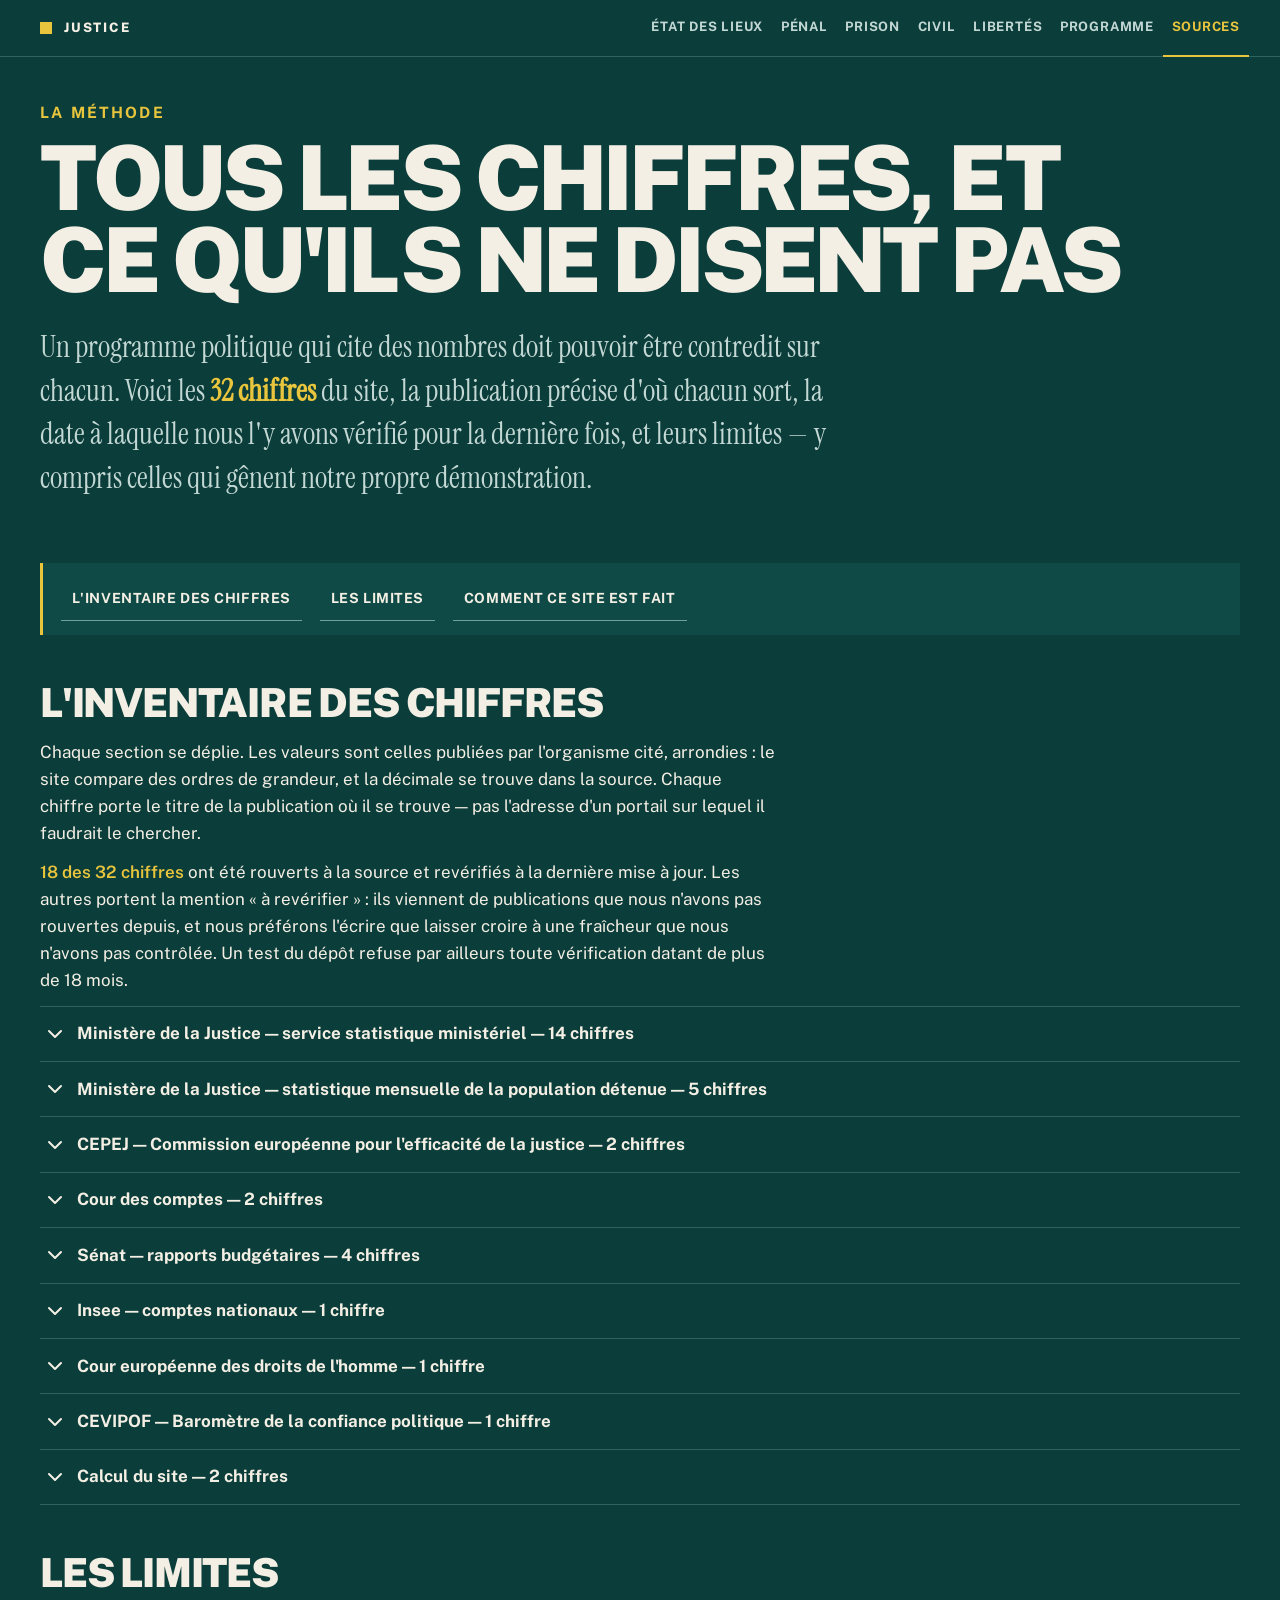
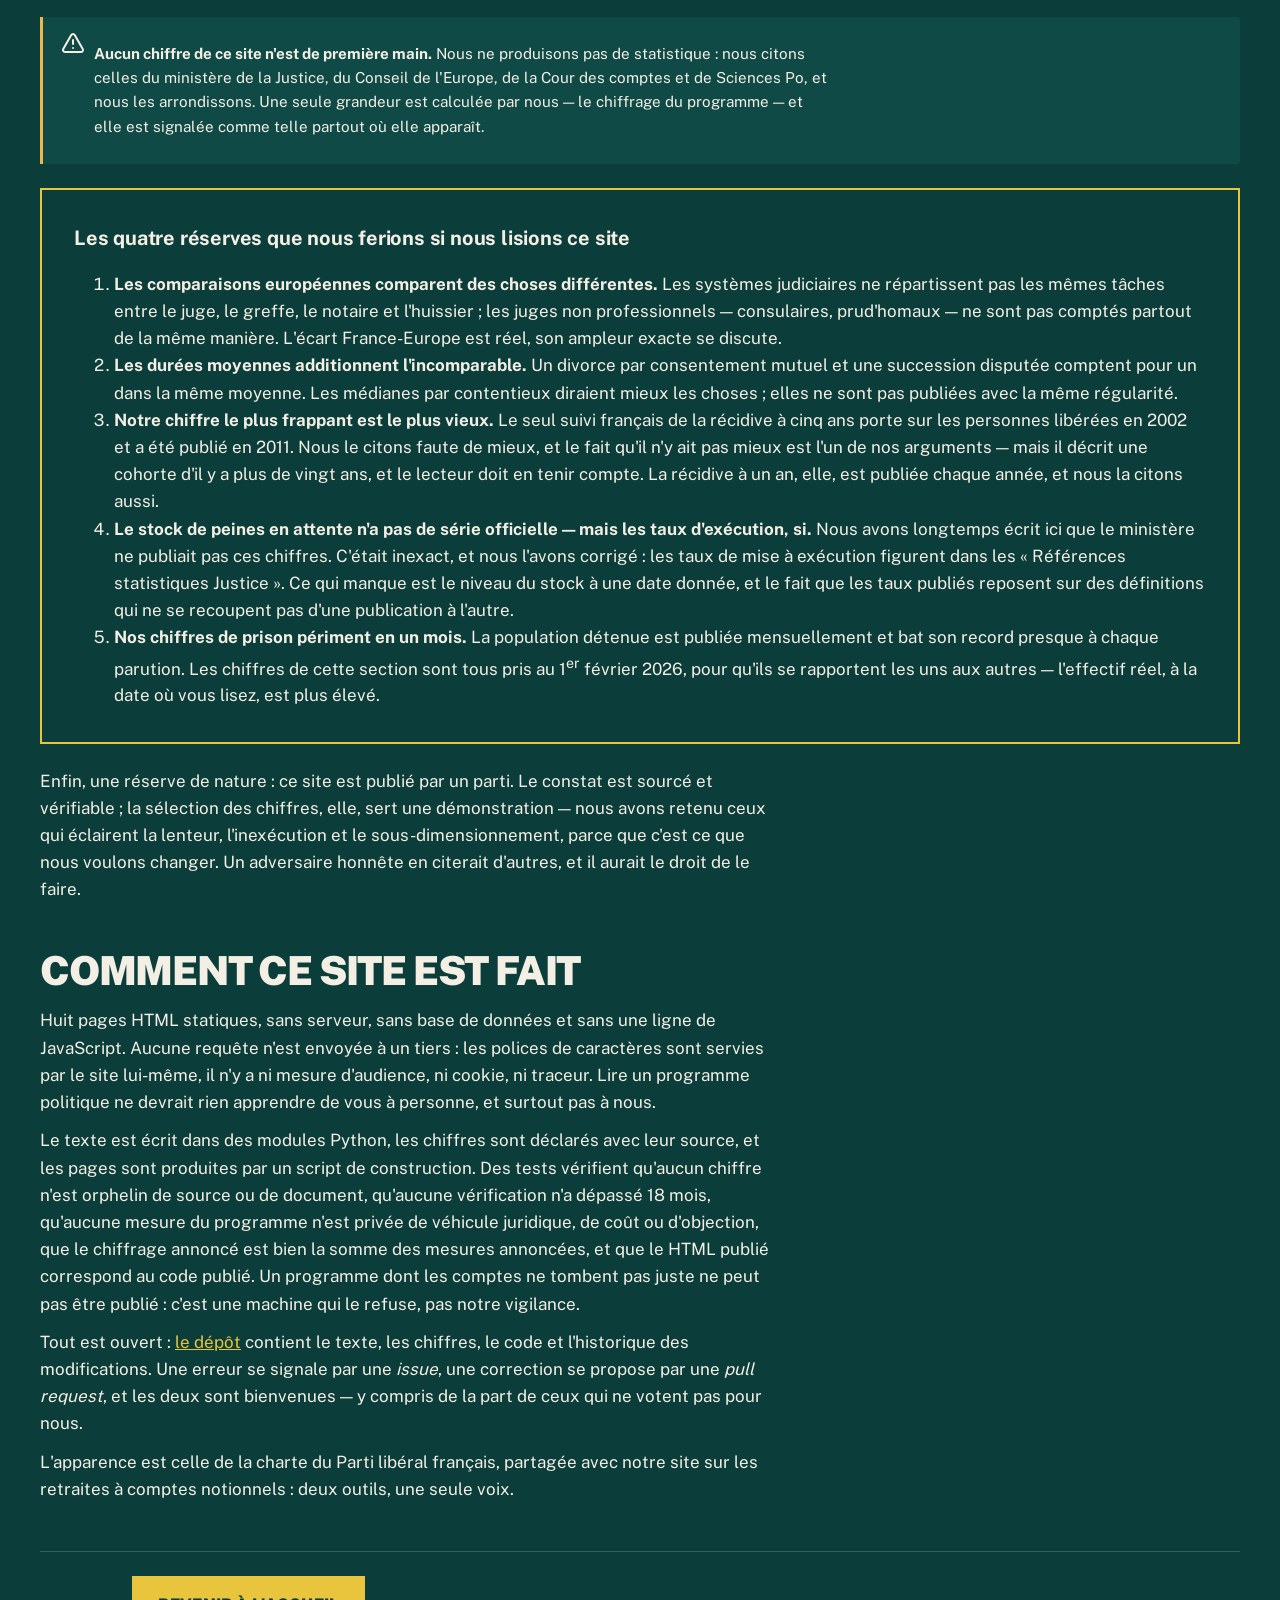
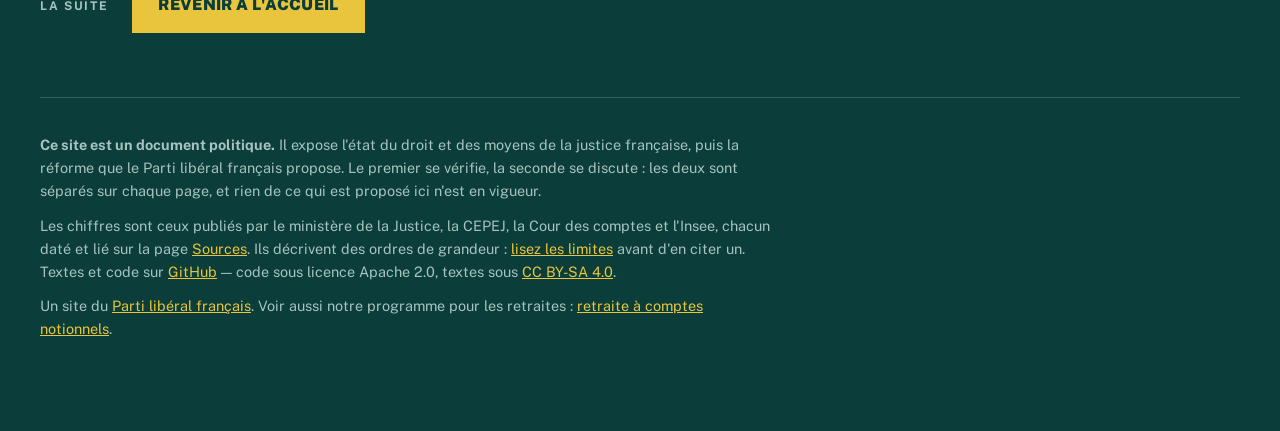
<file: sources.html>
<!doctype html>
<html lang="fr">
<head>
<meta charset="utf-8">
<meta name="viewport" content="width=device-width, initial-scale=1">
<!-- La couleur du bandeau de tête : sur un téléphone, la barre du navigateur la
     reprend, et la page commence où elle commence. -->
<meta name="theme-color" content="#0b3d3a">
<title>Sources et méthode — Justice</title>
<meta name="description" content="Chaque chiffre cité sur ce site, l&#x27;organisme qui le publie, l&#x27;année à laquelle il se rapporte et ce qu&#x27;il ne dit pas. Ainsi que les limites de l&#x27;exercice, écrites par nous.">
<meta property="og:title" content="Sources et méthode — Justice">
<meta property="og:description" content="Chaque chiffre cité sur ce site, l&#x27;organisme qui le publie, l&#x27;année à laquelle il se rapporte et ce qu&#x27;il ne dit pas. Ainsi que les limites de l&#x27;exercice, écrites par nous.">
<meta property="og:type" content="website">
<meta property="og:locale" content="fr_FR">
<link rel="icon" href="moteur/icone.svg" type="image/svg+xml">
<link rel="apple-touch-icon" href="moteur/icone.svg">
<!-- La charte du parti, puis ce que ce site-ci y ajoute. L'ordre compte : la
     seconde feuille ne redéfinit que ce qu'elle apporte. -->
<link rel="stylesheet" href="moteur/style.css">
<link rel="stylesheet" href="moteur/complement.css">
<!-- Les deux polices de l'affiche sont servies par le dépôt, et non par un
     tiers : une requête de police chez un hébergeur extérieur emporte
     l'adresse IP du lecteur, et lire un programme politique ne devrait rien
     dire de soi à personne. Elles sont préchargées parce que le titre de
     l'affiche les attend dès la première ligne rendue. -->
<link rel="preload" href="moteur/polices/public-sans-latin.woff2" as="font" type="font/woff2" crossorigin>
<link rel="preload" href="moteur/polices/instrument-serif-latin.woff2" as="font" type="font/woff2" crossorigin>
</head>
<body>
<a class="evitement" href="#contenu">Aller au contenu</a>
<header class="bandeau"><div class="interieur">
  <p class="nom"><a href="index.html"><svg class="icone" xmlns="http://www.w3.org/2000/svg" width="24" height="24" viewBox="0 0 24 24" fill="none" stroke="currentColor" stroke-width="2" stroke-linecap="round" stroke-linejoin="round" aria-hidden="true">
  <path d="m16 16 3-8 3 8c-.87.65-1.92 1-3 1s-2.13-.35-3-1Z"/>
  <path d="m2 16 3-8 3 8c-.87.65-1.92 1-3 1s-2.13-.35-3-1Z"/>
  <path d="M7 21h10"/>
  <path d="M12 3v18"/>
  <path d="M3 7h2c2 0 5-1 7-2 2 1 5 2 7 2h2"/>
</svg><span>Justice</span></a></p>
  <nav aria-label="Navigation principale"><span class="groupe"><span class="etiquette">Le constat</span><span class="liens"><a href="etat-des-lieux.html">État des lieux</a><a href="penale.html">Pénal</a><a href="prison.html">Prison</a><a href="civile.html">Civil</a></span></span><span class="groupe"><span class="etiquette">La proposition</span><span class="liens"><a href="libertes.html">Libertés</a><a href="programme.html">Programme</a></span></span><span class="groupe"><span class="etiquette">La méthode</span><span class="liens"><a href="sources.html" aria-current="page">Sources</a></span></span></nav>
</div></header>
<main id="contenu" tabindex="-1">
<div class="affiche"><p class="surtitre">La méthode</p><h1>Tous les chiffres, et ce qu'ils ne disent pas</h1><p class="chapeau">Un programme politique qui cite des nombres doit pouvoir être contredit sur chacun. Voici les <strong class="cle-texte">32 chiffres</strong> du site, la publication précise d'où chacun sort, la date à laquelle nous l'y avons vérifié pour la dernière fois, et leurs limites — y compris celles qui gênent notre propre démonstration.</p></div>
<nav class="plan" aria-label="Plan de la page"><p class="etiquette">Sur cette page</p><ol><li><a href="#inventaire">L&#x27;inventaire des chiffres</a></li><li><a href="#limites">Les limites</a></li><li><a href="#methode">Comment ce site est fait</a></li></ol></nav>
<h2 id="inventaire">L'inventaire des chiffres</h2>
<p>Chaque section se déplie. Les valeurs sont celles publiées par l'organisme cité, arrondies : le site compare des ordres de grandeur, et la décimale se trouve dans la source. Chaque chiffre porte le titre de la publication où il se trouve — pas l'adresse d'un portail sur lequel il faudrait le chercher.</p><p><strong class="cle-texte">18 des 32 chiffres</strong> ont été rouverts à la source et revérifiés à la dernière mise à jour. Les autres portent la mention « à revérifier » : ils viennent de publications que nous n'avons pas rouvertes depuis, et nous préférons l'écrire que laisser croire à une fraîcheur que nous n'avons pas contrôlée. Un test du dépôt refuse par ailleurs toute vérification datant de plus de 18 mois.</p><details class="section"><summary><!-- @license lucide-static v1.46.0 - ISC -->
<svg
  class="lucide lucide-chevron-down"
  xmlns="http://www.w3.org/2000/svg"
  width="24"
  height="24"
  viewBox="0 0 24 24"
  fill="none"
  stroke="currentColor"
  stroke-width="2"
  stroke-linecap="round"
  stroke-linejoin="round"
>
  <path d="m6 9 6 6 6-6" />
</svg><span>Ministère de la Justice — service statistique ministériel — 14 chiffres</span></summary><div class="dedans"><p>Les « Références statistiques Justice », les « Chiffres clés de la Justice » et la collection « Infos rapides Justice », publiées par le service statistique, des études et de la recherche (SSER). <a href="https://www.justice.gouv.fr/documentation/etudes-et-statistiques">Consulter la source</a>.</p><dl class="gloses"><dt>environ 9 800 — Magistrats en fonction <span class="badge">2025</span> <span class="badge a-verifier">à revérifier</span></dt><dd>Magistrats du siège et du parquet, toutes juridictions judiciaires confondues. L&#x27;effectif budgétaire et l&#x27;effectif réellement en poste ne coïncident pas : les postes vacants se comptent par centaines.<span class="document">Chiffres clés de la Justice, édition annuelle</span></dd><dt>environ 14 mois — Une affaire civile en première instance <span class="badge">2023</span> <span class="badge a-verifier">à revérifier</span></dt><dd>Durée moyenne des affaires civiles terminées devant les tribunaux judiciaires. La moyenne masque des écarts considérables d&#x27;un contentieux et d&#x27;une juridiction à l&#x27;autre.<span class="document">Références statistiques Justice, chapitre « La justice civile »</span></dd><dt>environ 16 mois — Puis l&#x27;appel <span class="badge">2023</span> <span class="badge a-verifier">à revérifier</span></dt><dd>Durée moyenne d&#x27;une procédure civile devant une cour d&#x27;appel, qui s&#x27;ajoute à la première instance.<span class="document">Références statistiques Justice, chapitre « La justice civile »</span></dd><dt>plus de 15 mois — Un litige prud&#x27;homal <span class="badge">2023</span> <span class="badge a-verifier">à revérifier</span></dt><dd>Durée moyenne devant un conseil de prud&#x27;hommes, hors référé — et près de six décisions sur dix y sont frappées d&#x27;appel.<span class="document">Références statistiques Justice, chapitre « La justice civile »</span></dd><dt>environ 3 ans — Une information judiciaire <span class="badge">2023</span> <span class="badge a-verifier">à revérifier</span></dt><dd>Durée moyenne d&#x27;un dossier confié à un juge d&#x27;instruction, de l&#x27;ouverture à la clôture.<span class="document">Références statistiques Justice, chapitre « La justice pénale »</span></dd><dt>près de 90 % — Taux de réponse pénale <span class="badge">2023</span> <span class="badge a-verifier">à revérifier</span></dt><dd>Part des affaires « poursuivables » — auteur identifié, infraction caractérisée — qui reçoivent une réponse du parquet. Le taux ne dit rien des affaires classées faute d&#x27;auteur connu, qui sont la majorité des plaintes déposées.<span class="document">Références statistiques Justice, chapitre « L&#x27;activité des parquets »</span></dd><dt>environ 2 plaintes sur 3 — Classées faute d&#x27;auteur identifié <span class="badge">2023</span> <span class="badge a-verifier">à revérifier</span></dt><dd>Part des affaires reçues par les parquets qui sont classées sans suite parce que l&#x27;auteur n&#x27;a pas été retrouvé : l&#x27;essentiel de l&#x27;écart entre ce que vivent les victimes et le taux de réponse pénale.<span class="document">Références statistiques Justice, chapitre « L&#x27;activité des parquets »</span></dd><dt>environ 79 % — Peines fermes exécutées dans l&#x27;année <span class="badge">2024</span> <span class="badge">vérifié le 21 septembre 2026</span></dt><dd>Taux de mise à exécution des peines d&#x27;emprisonnement ferme un an après le jugement ; il est de l&#x27;ordre de 57 % au moment même du jugement. Le ministère publie plusieurs mesures de l&#x27;exécution, sur des périmètres et des définitions qui ne se recoupent pas : une publication antérieure, sur les peines devenues exécutoires en 2016, donnait 30 % à l&#x27;audience et plus de 70 % à un an. Que le même fait se mesure de trois façons est en soi le problème.<span class="document"><a href="https://www.justice.gouv.fr/sites/default/files/2024-12/RSJ2024%20Chapitre%2012.pdf">Références statistiques Justice, édition 2024, chapitre 12 « L&#x27;exécution et l&#x27;application des peines »</a></span></dd><dt>90 à 92 % — Peines fermes exécutées à cinq ans <span class="badge">2024</span> <span class="badge">vérifié le 21 septembre 2026</span></dt><dd>Taux de mise à exécution cinq ans après que la peine est devenue exécutoire, stable depuis plusieurs années. C&#x27;est le chiffre que le ministère publie ; c&#x27;est son complément qui nous intéresse.<span class="document"><a href="https://www.justice.gouv.fr/sites/default/files/2024-12/RSJ2024%20Chapitre%2012.pdf">Références statistiques Justice, édition 2024, chapitre 12 « L&#x27;exécution et l&#x27;application des peines »</a></span></dd><dt>59 % — Recondamnés dans les cinq ans <span class="badge">cohorte 2002, publiée en 2011</span> <span class="badge a-verifier">à revérifier</span></dt><dd>Part des personnes sorties de prison recondamnées dans les cinq ans ; 46 % sont réincarcérées. L&#x27;étude porte sur les personnes libérées en 2002 et a été publiée en 2011. Elle n&#x27;a jamais été reconduite : c&#x27;est le seul suivi à cinq ans dont la France dispose, et il décrit une cohorte d&#x27;il y a plus de vingt ans.<span class="document">Annie Kensey et Abdelmalik Benaouda, « Les risques de récidive des sortants de prison — une nouvelle évaluation », Cahiers d&#x27;études pénitentiaires et criminologiques n° 36</span></dd><dt>34,2 % — Recondamnés dans l&#x27;année <span class="badge">sortants 2020, publié en avril 2025</span> <span class="badge">vérifié le 21 septembre 2026</span></dt><dd>Part des personnes sorties de prison en 2020 condamnées à nouveau pour une infraction commise dans l&#x27;année suivant leur libération. La série existe et se poursuit : 33,2 % pour les sortants de 2016, 33,4 % en 2017, 33,1 % en 2018, 31,7 % en 2019. Elle s&#x27;arrête à un an, ne distingue ni l&#x27;établissement ni le mode de sortie, et les cohortes 2019 et 2020 sont déformées par la crise sanitaire.<span class="document"><a href="https://www.justice.gouv.fr/sites/default/files/2025-04/Infos_Rapides_Justice_n27.pdf">Kevin Schmitt, « Récidive des sortants de prison après un an : des évolutions contrastées en lien avec la crise sanitaire », Infos rapides Justice n° 27, SSER</a></span></dd><dt>plus de 10 000 — Infractions pénales en vigueur <span class="badge">estimation, non sourcée</span> <span class="badge a-verifier">à revérifier</span></dt><dd>Estimation courante du nombre d&#x27;incriminations, réparties entre le code pénal et plusieurs dizaines d&#x27;autres codes. Aucune administration n&#x27;en tient le compte exact, et nous ne connaissons aucun dénombrement officiel : c&#x27;est l&#x27;un des rares chiffres de ce site que nous ne pouvons pas sourcer, et nous l&#x27;écrivons.<span class="document">Aucune publication ne fait autorité : estimation reprise de la doctrine et des rapports parlementaires, citée ici comme telle</span></dd><dt>environ 3 500 — Juges consulaires bénévoles <span class="badge">2025</span> <span class="badge a-verifier">à revérifier</span></dt><dd>Les tribunaux de commerce sont rendus par des chefs d&#x27;entreprise élus par leurs pairs, non rémunérés. Depuis le 1er janvier 2025, douze d&#x27;entre eux sont devenus, à titre expérimental, des tribunaux des activités économiques.<span class="document">Chiffres clés de la Justice, édition annuelle</span></dd><dt>environ 600 M€ — Aide juridictionnelle <span class="badge">2024</span> <span class="badge a-verifier">à revérifier</span></dt><dd>Dépense annuelle de l&#x27;État pour l&#x27;accès au juge des justiciables sans ressources suffisantes, pour près d&#x27;un million d&#x27;admissions.<span class="document">Chiffres clés de la Justice, édition annuelle</span></dd></dl></div></details><details class="section"><summary><!-- @license lucide-static v1.46.0 - ISC -->
<svg
  class="lucide lucide-chevron-down"
  xmlns="http://www.w3.org/2000/svg"
  width="24"
  height="24"
  viewBox="0 0 24 24"
  fill="none"
  stroke="currentColor"
  stroke-width="2"
  stroke-linecap="round"
  stroke-linejoin="round"
>
  <path d="m6 9 6 6 6-6" />
</svg><span>Ministère de la Justice — statistique mensuelle de la population détenue — 5 chiffres</span></summary><div class="dedans"><p>La statistique mensuelle de la population écrouée et détenue : effectifs, places opérationnelles, densité par établissement. Elle paraît chaque mois et se révise : c&#x27;est la source la plus fraîche du site, et celle qui périme le plus vite. <a href="https://www.justice.gouv.fr/documentation/etudes-et-statistiques/statistiques-mensuelles-population-detenue-ecrouee-11">Consulter la source</a>.</p><dl class="gloses"><dt>plus de 86 000 — Personnes détenues <span class="badge">1er février 2026</span> <span class="badge">vérifié le 21 septembre 2026</span></dt><dd>86 645 personnes détenues au 1er février 2026, record battu de mois en mois depuis : l&#x27;effectif approchait 89 500 au 1er juillet 2026. Les chiffres de cette section sont tous pris à la même date, pour qu&#x27;ils se rapportent les uns aux autres.<span class="document">Statistique mensuelle de la population détenue et écrouée en France, au 1er février 2026</span></dd><dt>environ 63 300 — Places opérationnelles <span class="badge">1er février 2026</span> <span class="badge">vérifié le 21 septembre 2026</span></dt><dd>Capacité réelle des établissements pénitentiaires au 1er février 2026, cellules indisponibles déduites. L&#x27;écart avec l&#x27;effectif détenu — plus de 23 000 personnes — est le nombre de places qui manquent.<span class="document">Statistique mensuelle de la population détenue et écrouée en France, au 1er février 2026</span></dd><dt>près de 137 % — Densité carcérale <span class="badge">1er février 2026</span> <span class="badge">vérifié le 21 septembre 2026</span></dt><dd>Rapport des détenus aux places sur l&#x27;ensemble du parc au 1er février 2026. Vingt-cinq établissements dépassent 200 %.<span class="document">Statistique mensuelle de la population détenue et écrouée en France, au 1er février 2026</span></dd><dt>plus de 170 % — Densité en maison d&#x27;arrêt <span class="badge">1er février 2026</span> <span class="badge">vérifié le 21 septembre 2026</span></dt><dd>Là où sont détenus les prévenus — présumés innocents — et les condamnés à de courtes peines. C&#x27;est la densité qui compte : la moyenne du parc est tirée vers le bas par les établissements pour peine, qui fonctionnent en cellule individuelle.<span class="document">Statistique mensuelle de la population détenue et écrouée en France, au 1er février 2026</span></dd><dt>plus de 6 500 — Matelas au sol <span class="badge">1er février 2026</span> <span class="badge">vérifié le 21 septembre 2026</span></dt><dd>6 596 personnes détenues dormaient sur un matelas posé à même le sol au 1er février 2026, faute de lit. Le chiffre est publié avec la statistique mensuelle, et il a plus que doublé en cinq ans.<span class="document">Statistique mensuelle de la population détenue et écrouée en France, au 1er février 2026</span></dd></dl></div></details><details class="section"><summary><!-- @license lucide-static v1.46.0 - ISC -->
<svg
  class="lucide lucide-chevron-down"
  xmlns="http://www.w3.org/2000/svg"
  width="24"
  height="24"
  viewBox="0 0 24 24"
  fill="none"
  stroke="currentColor"
  stroke-width="2"
  stroke-linecap="round"
  stroke-linejoin="round"
>
  <path d="m6 9 6 6 6-6" />
</svg><span>CEPEJ — Commission européenne pour l&#x27;efficacité de la justice — 2 chiffres</span></summary><div class="dedans"><p>Le rapport d&#x27;évaluation des systèmes judiciaires européens, publié tous les deux ans par le Conseil de l&#x27;Europe. Il compte les juges, les procureurs et les budgets d&#x27;une quarantaine d&#x27;États sur les mêmes définitions — c&#x27;est ce qui le rend comparable. <a href="https://www.coe.int/fr/web/cepej/evaluation-of-judicial-systems">Consulter la source</a>.</p><dl class="gloses"><dt>11,1 — Juges pour 100 000 habitants <span class="badge">données 2022</span> <span class="badge">vérifié le 21 septembre 2026</span></dt><dd>Juges professionnels en France. La médiane des États du Conseil de l&#x27;Europe est de 17,6. L&#x27;édition suivante du rapport, sur les données 2025, paraît en décembre 2026 : ce chiffre est le plus proche de sa péremption de tout le site.<span class="document"><a href="https://www.coe.int/fr/web/cepej/evaluation-of-judicial-systems">Systèmes judiciaires européens — rapport d&#x27;évaluation de la CEPEJ, édition 2024 (cycle d&#x27;évaluation 2024, données 2022)</a></span></dd><dt>3,2 — Procureurs pour 100 000 habitants <span class="badge">données 2022</span> <span class="badge">vérifié le 21 septembre 2026</span></dt><dd>France. La médiane des États du Conseil de l&#x27;Europe est de 11,1 : c&#x27;est l&#x27;écart le plus large de tout le tableau européen.<span class="document"><a href="https://www.coe.int/fr/web/cepej/evaluation-of-judicial-systems">Systèmes judiciaires européens — rapport d&#x27;évaluation de la CEPEJ, édition 2024 (cycle d&#x27;évaluation 2024, données 2022)</a></span></dd></dl></div></details><details class="section"><summary><!-- @license lucide-static v1.46.0 - ISC -->
<svg
  class="lucide lucide-chevron-down"
  xmlns="http://www.w3.org/2000/svg"
  width="24"
  height="24"
  viewBox="0 0 24 24"
  fill="none"
  stroke="currentColor"
  stroke-width="2"
  stroke-linecap="round"
  stroke-linejoin="round"
>
  <path d="m6 9 6 6 6-6" />
</svg><span>Cour des comptes — 2 chiffres</span></summary><div class="dedans"><p>Rapports publics thématiques et insertions du rapport annuel consacrés à la justice, aux prisons et à l&#x27;exécution des peines. <a href="https://www.ccomptes.fr/">Consulter la source</a>.</p><dl class="gloses"><dt>de l&#x27;ordre de 120 € — Coût d&#x27;une journée de détention <span class="badge">2023</span> <span class="badge a-verifier">à revérifier</span></dt><dd>Coût moyen par personne détenue et par jour, tous régimes confondus — soit plus de 40 000 € par an et par place occupée.<span class="document">Rapports de la Cour des comptes sur l&#x27;administration pénitentiaire</span></dd><dt>environ 270 000 € — Coût d&#x27;une place de prison <span class="badge">2025</span> <span class="badge">vérifié le 21 septembre 2026</span></dt><dd>Coût moyen constaté à la place nette du « plan 15 000 », toutes opérations confondues. Le plan, lancé en 2017 pour 2027, est réévalué de 3,9 à 5,7 Md€ et repoussé à 2031 : c&#x27;est le chiffre qui commande tout programme de construction, y compris le nôtre.<span class="document"><a href="https://www.ccomptes.fr/fr/publications/le-plan-15000-places-de-prison-une-ambition-forte-une-concretisation-laborieuse">Cour des comptes, « Le plan 15 000 places de prison : une ambition forte, une concrétisation laborieuse »</a></span></dd></dl></div></details><details class="section"><summary><!-- @license lucide-static v1.46.0 - ISC -->
<svg
  class="lucide lucide-chevron-down"
  xmlns="http://www.w3.org/2000/svg"
  width="24"
  height="24"
  viewBox="0 0 24 24"
  fill="none"
  stroke="currentColor"
  stroke-width="2"
  stroke-linecap="round"
  stroke-linejoin="round"
>
  <path d="m6 9 6 6 6-6" />
</svg><span>Sénat — rapports budgétaires — 4 chiffres</span></summary><div class="dedans"><p>Les rapports de la commission des finances sur la mission « Justice » des lois de finances. Ils donnent, année après année, les crédits réels et l&#x27;état d&#x27;avancement des programmes annoncés. <a href="https://www.senat.fr/">Consulter la source</a>.</p><dl class="gloses"><dt>10,6 Md€ — Budget de la justice <span class="badge">2026</span> <span class="badge">vérifié le 21 septembre 2026</span></dt><dd>Crédits de paiement de la mission « Justice » au projet de loi de finances pour 2026, hors contribution au compte d&#x27;affectation spéciale « Pensions » : 10 629 M€. Pensions comprises, la mission pèse 13 055 M€ — tout le site raisonne hors pensions, et le dit chaque fois qu&#x27;il cite ce périmètre.<span class="document"><a href="https://www.senat.fr/rap/l25-139-317/l25-139-317_mono.html">Rapport général sur le projet de loi de finances pour 2026 — mission « Justice », commission des finances du Sénat</a></span></dd><dt>10,7 Md€ — La cible pour 2027 <span class="badge">2027</span> <span class="badge">vérifié le 21 septembre 2026</span></dt><dd>Trajectoire fixée par la loi n° 2023-1059 du 20 novembre 2023 d&#x27;orientation et de programmation du ministère de la justice 2023-2027 : 10 691 M€ hors pensions, à périmètre constant. Le budget 2026 en est à 62 M€ près : sur les crédits, la trajectoire est à peu près tenue. C&#x27;est sur les effectifs et les places de prison qu&#x27;elle ne l&#x27;est pas.<span class="document"><a href="https://www.senat.fr/rap/l25-139-317/l25-139-317_mono.html">Rapport général sur le projet de loi de finances pour 2026 — mission « Justice », commission des finances du Sénat</a></span></dd><dt>+1 500 magistrats — Recrutements programmés <span class="badge">2023-2027</span> <span class="badge">vérifié le 21 septembre 2026</span></dt><dd>Et +1 800 greffiers d&#x27;ici 2027, prévus par la loi de programmation du 20 novembre 2023. Le budget 2026 crée 286 emplois de magistrat et 342 de greffier : au rythme voté, la cible suppose que rien ne ralentisse. La promesse porte d&#x27;ailleurs sur les recrutements, pas sur les effectifs en poste : les départs s&#x27;en déduisent.<span class="document"><a href="https://www.senat.fr/rap/l25-139-317/l25-139-317_mono.html">Rapport général sur le projet de loi de finances pour 2026 — mission « Justice », commission des finances du Sénat</a></span></dd><dt>5 411 sur 15 000 — Places de prison livrées <span class="badge">2026</span> <span class="badge">vérifié le 21 septembre 2026</span></dt><dd>Places nettes livrées au titre du « plan 15 000 » à l&#x27;automne 2026, soit 36 % de la cible neuf ans après son lancement — et 30 % de la cible révisée à 18 000. Un programme de construction s&#x27;apprécie aux places livrées, pas aux places annoncées.<span class="document"><a href="https://www.senat.fr/rap/l25-139-317/l25-139-317_mono.html">Rapport général sur le projet de loi de finances pour 2026 — mission « Justice », commission des finances du Sénat</a></span></dd></dl></div></details><details class="section"><summary><!-- @license lucide-static v1.46.0 - ISC -->
<svg
  class="lucide lucide-chevron-down"
  xmlns="http://www.w3.org/2000/svg"
  width="24"
  height="24"
  viewBox="0 0 24 24"
  fill="none"
  stroke="currentColor"
  stroke-width="2"
  stroke-linecap="round"
  stroke-linejoin="round"
>
  <path d="m6 9 6 6 6-6" />
</svg><span>Insee — comptes nationaux — 1 chiffre</span></summary><div class="dedans"><p>Les comptes de la Nation, qui donnent le produit intérieur brut en euros courants — le dénominateur de toute part de PIB citée ici. <a href="https://www.insee.fr/fr/statistiques/8996855">Consulter la source</a>.</p><dl class="gloses"><dt>2 991 Md€ — Produit intérieur brut <span class="badge">2025</span> <span class="badge">vérifié le 21 septembre 2026</span></dt><dd>PIB de la France en 2025, en euros courants. Il n&#x27;est cité sur aucune page : il est ici parce qu&#x27;il est le dénominateur de la part de PIB ci-dessous, et qu&#x27;une division dont on cache le diviseur n&#x27;est pas une source.<span class="document"><a href="https://www.insee.fr/fr/statistiques/8996855">Les comptes de la Nation en 2025, Insee Première n° 2105</a></span></dd></dl></div></details><details class="section"><summary><!-- @license lucide-static v1.46.0 - ISC -->
<svg
  class="lucide lucide-chevron-down"
  xmlns="http://www.w3.org/2000/svg"
  width="24"
  height="24"
  viewBox="0 0 24 24"
  fill="none"
  stroke="currentColor"
  stroke-width="2"
  stroke-linecap="round"
  stroke-linejoin="round"
>
  <path d="m6 9 6 6 6-6" />
</svg><span>Cour européenne des droits de l&#x27;homme — 1 chiffre</span></summary><div class="dedans"><p>La base HUDOC : le texte intégral des arrêts cités. <a href="https://hudoc.echr.coe.int/">Consulter la source</a>.</p><dl class="gloses"><dt>30 janvier 2020 — Condamnation de la France <span class="badge">2020</span> <span class="badge a-verifier">à revérifier</span></dt><dd>Arrêt J.M.B. et autres c. France : la Cour européenne des droits de l&#x27;homme juge les conditions de détention contraires à l&#x27;article 3 de la Convention et demande à la France de résorber la surpopulation. Six ans après, l&#x27;effectif détenu a augmenté de plus de 15 %.<span class="document"><a href="https://hudoc.echr.coe.int/fre?i=001-200446">J.M.B. et autres c. France, requêtes n° 9671/15 et 31 autres, arrêt du 30 janvier 2020</a></span></dd></dl></div></details><details class="section"><summary><!-- @license lucide-static v1.46.0 - ISC -->
<svg
  class="lucide lucide-chevron-down"
  xmlns="http://www.w3.org/2000/svg"
  width="24"
  height="24"
  viewBox="0 0 24 24"
  fill="none"
  stroke="currentColor"
  stroke-width="2"
  stroke-linecap="round"
  stroke-linejoin="round"
>
  <path d="m6 9 6 6 6-6" />
</svg><span>CEVIPOF — Baromètre de la confiance politique — 1 chiffre</span></summary><div class="dedans"><p>L&#x27;enquête annuelle de Sciences Po sur la confiance des Français dans leurs institutions, dont la justice. <a href="https://www.sciencespo.fr/cevipof/fr/le-barometre-de-la-confiance-politique/">Consulter la source</a>.</p><dl class="gloses"><dt>environ 1 sur 2 — Français qui font confiance à la justice <span class="badge">2024-2025</span> <span class="badge a-verifier">à revérifier</span></dt><dd>Part des personnes interrogées déclarant faire confiance à l&#x27;institution judiciaire. Le chiffre varie d&#x27;une vague à l&#x27;autre ; sa stabilité à ce niveau, elle, ne varie pas.<span class="document">Baromètre de la confiance politique du CEVIPOF, vague annuelle</span></dd></dl></div></details><details class="section"><summary><!-- @license lucide-static v1.46.0 - ISC -->
<svg
  class="lucide lucide-chevron-down"
  xmlns="http://www.w3.org/2000/svg"
  width="24"
  height="24"
  viewBox="0 0 24 24"
  fill="none"
  stroke="currentColor"
  stroke-width="2"
  stroke-linecap="round"
  stroke-linejoin="round"
>
  <path d="m6 9 6 6 6-6" />
</svg><span>Calcul du site — 2 chiffres</span></summary><div class="dedans"><p>Une opération, faite ici, entre des chiffres publiés ailleurs. Le calcul est écrit dans le code, la précision dit lesquels, et les nombres d&#x27;entrée sont eux-mêmes déclarés sur cette page. <a href="https://github.com/g-pliberal/Justice">Consulter la source</a>.</p><dl class="gloses"><dt>environ 0,36 % — Part du PIB <span class="badge">2026</span> <span class="badge">vérifié le 21 septembre 2026</span></dt><dd>Budget de la mission « Justice » hors pensions rapporté au PIB : 10,63 ÷ 2 991. Pensions comprises, la part atteint 0,44 %. Les comparaisons internationales de budget ne retiennent pas toutes le même périmètre, et la France y inclut ses prisons quand d&#x27;autres États ne le font pas.<span class="document"><a href="https://github.com/g-pliberal/Justice/blob/main/src/justice/chiffres.py">Division des deux chiffres déclarés ci-dessus, faite dans le code du site</a></span></dd><dt>8 à 10 % — Peines fermes jamais exécutées <span class="badge">2024</span> <span class="badge">vérifié le 21 septembre 2026</span></dt><dd>Complément à 100 du taux de mise à exécution à cinq ans publié ci-dessus. Passé ce délai, le taux ne bouge plus : ces peines-là ne seront pas exécutées. Nous n&#x27;en donnons pas le nombre absolu, faute de série publiée du stock — et c&#x27;est cette absence-là, et non l&#x27;absence de toute statistique, qui justifie la mesure 11.<span class="document"><a href="https://github.com/g-pliberal/Justice/blob/main/src/justice/chiffres.py">Complément à 100 du taux publié par le ministère, calculé dans le code du site</a></span></dd></dl></div></details>
<h2 id="limites">Les limites</h2>
<div class="note avertissement"><!-- @license lucide-static v1.46.0 - ISC -->
<svg
  class="lucide lucide-triangle-alert"
  xmlns="http://www.w3.org/2000/svg"
  width="24"
  height="24"
  viewBox="0 0 24 24"
  fill="none"
  stroke="currentColor"
  stroke-width="2"
  stroke-linecap="round"
  stroke-linejoin="round"
>
  <path d="m21.73 18-8-14a2 2 0 0 0-3.48 0l-8 14A2 2 0 0 0 4 21h16a2 2 0 0 0 1.73-3" />
  <path d="M12 9v4" />
  <path d="M12 17h.01" />
</svg><div><p><strong>Aucun chiffre de ce site n'est de première main.</strong> Nous ne produisons pas de statistique : nous citons celles du ministère de la Justice, du Conseil de l'Europe, de la Cour des comptes et de Sciences Po, et nous les arrondissons. Une seule grandeur est calculée par nous — le chiffrage du programme — et elle est signalée comme telle partout où elle apparaît.</p></div></div><div class="encadre"><h3>Les quatre réserves que nous ferions si nous lisions ce site</h3><ol class="serree"><li><strong>Les comparaisons européennes comparent des choses différentes.</strong> Les systèmes judiciaires ne répartissent pas les mêmes tâches entre le juge, le greffe, le notaire et l'huissier ; les juges non professionnels — consulaires, prud'homaux — ne sont pas comptés partout de la même manière. L'écart France-Europe est réel, son ampleur exacte se discute.</li><li><strong>Les durées moyennes additionnent l'incomparable.</strong> Un divorce par consentement mutuel et une succession disputée comptent pour un dans la même moyenne. Les médianes par contentieux diraient mieux les choses ; elles ne sont pas publiées avec la même régularité.</li><li><strong>Notre chiffre le plus frappant est le plus vieux.</strong> Le seul suivi français de la récidive à cinq ans porte sur les personnes libérées en 2002 et a été publié en 2011. Nous le citons faute de mieux, et le fait qu'il n'y ait pas mieux est l'un de nos arguments — mais il décrit une cohorte d'il y a plus de vingt ans, et le lecteur doit en tenir compte. La récidive à un an, elle, est publiée chaque année, et nous la citons aussi.</li><li><strong>Le stock de peines en attente n'a pas de série officielle — mais les taux d'exécution, si.</strong> Nous avons longtemps écrit ici que le ministère ne publiait pas ces chiffres. C'était inexact, et nous l'avons corrigé : les taux de mise à exécution figurent dans les « Références statistiques Justice ». Ce qui manque est le niveau du stock à une date donnée, et le fait que les taux publiés reposent sur des définitions qui ne se recoupent pas d'une publication à l'autre.</li><li><strong>Nos chiffres de prison périment en un mois.</strong> La population détenue est publiée mensuellement et bat son record presque à chaque parution. Les chiffres de cette section sont tous pris au 1<sup>er</sup> février 2026, pour qu'ils se rapportent les uns aux autres — l'effectif réel, à la date où vous lisez, est plus élevé.</li></ol></div><p id="limites">Enfin, une réserve de nature : ce site est publié par un parti. Le constat est sourcé et vérifiable ; la sélection des chiffres, elle, sert une démonstration — nous avons retenu ceux qui éclairent la lenteur, l'inexécution et le sous-dimensionnement, parce que c'est ce que nous voulons changer. Un adversaire honnête en citerait d'autres, et il aurait le droit de le faire.</p>
<h2 id="methode">Comment ce site est fait</h2>
<p>Huit pages HTML statiques, sans serveur, sans base de données et sans une ligne de JavaScript. Aucune requête n'est envoyée à un tiers : les polices de caractères sont servies par le site lui-même, il n'y a ni mesure d'audience, ni cookie, ni traceur. Lire un programme politique ne devrait rien apprendre de vous à personne, et surtout pas à nous.</p><p>Le texte est écrit dans des modules Python, les chiffres sont déclarés avec leur source, et les pages sont produites par un script de construction. Des tests vérifient qu'aucun chiffre n'est orphelin de source ou de document, qu'aucune vérification n'a dépassé 18 mois, qu'aucune mesure du programme n'est privée de véhicule juridique, de coût ou d'objection, que le chiffrage annoncé est bien la somme des mesures annoncées, et que le HTML publié correspond au code publié. Un programme dont les comptes ne tombent pas juste ne peut pas être publié : c'est une machine qui le refuse, pas notre vigilance.</p><p>Tout est ouvert : <a href="https://github.com/g-pliberal/Justice">le dépôt</a> contient le texte, les chiffres, le code et l'historique des modifications. Une erreur se signale par une <em>issue</em>, une correction se propose par une <em>pull request</em>, et les deux sont bienvenues — y compris de la part de ceux qui ne votent pas pour nous.</p><p>L'apparence est celle de la charte du Parti libéral français, partagée avec notre site sur les retraites à comptes notionnels : deux outils, une seule voix.</p>
<div class="suite"><span class="etiquette">La suite</span><a class="bouton" href="index.html">Revenir à l&#x27;accueil</a></div>
</main>
<footer>
  <p><strong>Ce site est un document politique.</strong> Il expose l'état du
  droit et des moyens de la justice française, puis la réforme que le Parti
  libéral français propose. Le premier se vérifie, la seconde se discute :
  les deux sont séparés sur chaque page, et rien de ce qui est proposé ici
  n'est en vigueur.</p>
  <p>Les chiffres sont ceux publiés par le ministère de la Justice, la CEPEJ,
  la Cour des comptes et l'Insee, chacun daté et lié sur la page
  <a href="sources.html">Sources</a>. Ils décrivent des ordres de grandeur :
  <a href="sources.html#limites">lisez les limites</a> avant d'en citer un.
  Textes et code sur <a href="https://github.com/g-pliberal/Justice">GitHub</a> — code sous licence Apache 2.0,
  textes sous <a href="https://creativecommons.org/licenses/by-sa/4.0/deed.fr">CC BY-SA 4.0</a>.</p>
  <p class="retour-site">Un site du <a href="https://partiliberalfrancais.fr">Parti libéral français</a>.
  Voir aussi notre programme pour les retraites :
  <a href="https://g-pliberal.github.io/retraitecomptenotionelle/">retraite à comptes notionnels</a>.</p>
</footer>
</body>
</html>
</file>
<file: moteur/style.css>
/* La charte de l'affiche du Parti libéral français, reprise telle quelle du
   dépôt `retraitecomptenotionelle` (src/retraite_notionnelle/web/gabarit.py,
   extraite de là par son script de construction). Elle est copiée et non
   importée : les deux sites sont servis séparément, et un site qui irait
   chercher la feuille de l'autre tomberait le jour où l'autre déménage.

   Le parti a deux outils, ils doivent se reconnaître : fond vert profond,
   titres massifs en capitales, or pour ce qui compte, crème pour ce qu'on doit
   lire de près. Les variables du `:root` sont le seul point de contact — un
   hôte qui voudrait ajuster une couleur les redéfinit dans une feuille chargée
   après celle-ci, sans connaître ni un sélecteur ni un fichier.

   Ce qui est propre à ce site-ci — la confrontation « aujourd'hui / demain »,
   les mesures numérotées — est dans `moteur/complement.css`, chargé après :
   cette feuille-là reste le miroir exact de l'autre dépôt, et se remplace
   d'un `cp` le jour où la charte bouge. */

/* Les deux polices de l'affiche, servies par le dépôt et non par un tiers.
   Les charger chez Google aurait coûté la seule promesse que cette page fait
   à qui la remplit — « tout se calcule dans votre navigateur, rien n'est
   envoyé » —, puisqu'une requête de police emporte l'adresse IP du lecteur.
   Elles sont donc dans `moteur/polices/`, sous licence OFL, avec les deux
   sous-ensembles dont le français a besoin : `latin` pour l'essentiel,
   `latin-ext` pour les œ, les ÿ et les guillemets qu'il traîne. Voir
   `moteur/polices/README.md`.

   `font-display: swap` : le texte s'affiche tout de suite dans la pile du
   système, et se recompose quand la police arrive. Un titre invisible pendant
   trois secondes sur un réseau lent serait pire que le même titre dans une
   autre police. */
@font-face {
  font-family: "Public Sans"; font-style: normal; font-weight: 100 900;
  font-display: swap; src: url(polices/public-sans-latin.woff2) format("woff2");
  unicode-range: U+0000-00FF, U+0131, U+0152-0153, U+02BB-02BC, U+02C6, U+02DA,
    U+02DC, U+0304, U+0308, U+0329, U+2000-206F, U+20AC, U+2122, U+2191, U+2193,
    U+2212, U+2215, U+FEFF, U+FFFD;
}
@font-face {
  font-family: "Public Sans"; font-style: normal; font-weight: 100 900;
  font-display: swap; src: url(polices/public-sans-latin-ext.woff2) format("woff2");
  unicode-range: U+0100-02BA, U+02BD-02C5, U+02C7-02CC, U+02CE-02D7, U+02DD-02FF,
    U+0304, U+0308, U+0329, U+1D00-1DBF, U+1E00-1E9F, U+1EF2-1EFF, U+2020,
    U+20A0-20AB, U+20AD-20C0, U+2113, U+2C60-2C7F, U+A720-A7FF;
}
@font-face {
  font-family: "Instrument Serif"; font-style: normal; font-weight: 400;
  font-display: swap; src: url(polices/instrument-serif-latin.woff2) format("woff2");
  unicode-range: U+0000-00FF, U+0131, U+0152-0153, U+02BB-02BC, U+02C6, U+02DA,
    U+02DC, U+0304, U+0308, U+0329, U+2000-206F, U+20AC, U+2122, U+2191, U+2193,
    U+2212, U+2215, U+FEFF, U+FFFD;
}
@font-face {
  font-family: "Instrument Serif"; font-style: normal; font-weight: 400;
  font-display: swap; src: url(polices/instrument-serif-latin-ext.woff2) format("woff2");
  unicode-range: U+0100-02BA, U+02BD-02C5, U+02C7-02CC, U+02CE-02D7, U+02DD-02FF,
    U+0304, U+0308, U+0329, U+1D00-1DBF, U+1E00-1E9F, U+1EF2-1EFF, U+2020,
    U+20A0-20AB, U+20AD-20C0, U+2113, U+2C60-2C7F, U+A720-A7FF;
}

:root {
  /* Un seul thème, et c'est voulu. L'affiche EST l'identité : la décliner en
     clair donnerait deux sites qui ne disent pas la même chose, et le vert
     profond n'est pas un habit de nuit qu'on quitte le matin. `color-scheme`
     est donc figé sur `dark`, ce qui donne aussi aux champs, aux menus
     déroulants et aux barres de défilement du navigateur le rendu sombre qui
     va avec — sans quoi un `<select>` s'ouvrirait en blanc au milieu. */
  color-scheme: dark;
  /* Le vert profond de l'affiche, et le ton juste au-dessus qui sert à
     détacher un bloc sans introduire de couleur. */
  --fond: #0b3d3a;
  --fond-carte: #0f4a46;
  --fond-appui: #0f4a46;
  /* Le fond sur lequel un tableau défile : le voile qui cache l'ombre de
     défilement en bout de course doit être de cette couleur-là, et chaque
     carte le redéfinit à la sienne (voir `.defilant`). */
  --fond-defilant: var(--fond);
  /* Le crème porte 12,9:1 sur le fond, et le crème atténué 7,1:1 : au-dessus
     du plancher de 4,5:1 même pour le petit texte, ce que la relecture
     d'accessibilité de septembre 2026 exigeait explicitement. */
  --texte: #f4efe4;
  --texte-doux: #c3d8d4;
  /* Une troisième teinte, pour les légendes et les réserves — 5,4:1, réservée
     aux textes d'au moins 15 px. */
  --texte-tres-doux: #a7c3bf;
  --trait: #2f6360;
  /* Bordure des CHAMPS, distincte du filet décoratif : un contour de champ est
     ce qui dit où l'on peut écrire, et doit donc atteindre 3:1 sur les deux
     fonds qu'il sépare (WCAG 2.1, 1.4.11). Le filet `--trait` plafonne à
     1,76:1 — c'est voulu, il ne porte aucune information —, et cette teinte
     est mesurée : 4,12:1 sur le fond, 3,44:1 sur la carte. Elle sert aussi le
     bord des boutons creux et des onglets de grille, qui sont des composants
     eux aussi. Le premier essai, #4b7d79, tombait à 2,59:1 et 2,16:1 : un
     contour qu'on devine plutôt qu'on ne le voit. */
  --trait-champ: #6fa09c;
  /* L'accent est l'or. Il tient 9,4:1 sur le fond, et porte du vert profond
     lisible sur un bouton plein — c'est le contraste inverse, 9,4:1 lui
     aussi. Il remplace le bleu-vert d'avant la refonte sans changer de nom :
     tout ce qui écrivait `var(--accent)` continue de dire « ce qui compte ». */
  --accent: #e9c53d;
  --accent-doux: #14514c;
  --or: #e9c53d;
  /* Le crème des panneaux qu'on doit lire de près — le formulaire, l'appel au
     simulateur, les cartes à publier. Une affiche entièrement sombre fatigue
     dès qu'il faut remplir six champs ; le crème dit « ici, on travaille ». */
  --creme: #f4efe4;
  --sur-creme: #0b3d3a;
  --sur-creme-doux: #2a4a47;
  --sur-creme-accent: #0b6167;
  --creme-trait: #c9c2b4;
  /* Le bandeau de tête reprend le fond de la page : la rupture est totale, il
     n'y a plus de bande d'une autre couleur en haut. Les noms restent, pour
     les feuilles qui les surchargeaient. */
  --bandeau: #0b3d3a;
  --bandeau-texte: #f4efe4;
  --bandeau-doux: #c3d8d4;
  --bandeau-vif: #e9c53d;
  /* LES QUATRE SYSTÈMES COMPARÉS, et c'est le nombre qui fait leur qualité.
     À six teintes, la séparation sous deutéranopie plafonnait à ΔE 8,6 : aucun
     choix de couleurs n'y changeait rien, six catégories ne se distinguent pas
     toutes pour un œil qui confond le rouge et le vert. À quatre, la contrainte
     se relâche d'un coup, et cette palette tient :

       * ΔE ≥ 18,6 entre toutes les paires en vision normale ;
       * ΔE ≥ 15,5 sous deutéranopie, ≥ 15,2 sous protanopie — au-dessus du
         plancher de 15, donc séparées pour tout le monde, et non plus
         seulement pour ceux qui voient les six couleurs ;
       * 4,8:1 au moins sur le vert profond, chroma ≥ 0,115 (aucune ne lit
         gris), et une bande de clarté étroite pour qu'aucune courbe ne paraisse
         plus importante qu'une autre.

     La couleur n'est pas seule pour autant — les tracés gardent leurs motifs,
     les barres leur intitulé, les écarts leur signe —, mais elle suffit
     désormais, ce qui n'était pas le cas avant.

     La proposition libérale est en or : c'est l'accent de l'affiche, et la
     seule couleur que l'œil trouve en premier. C'est fait pour. */
  --actuel: #76a2ff;
  --retroactif: #57e7fe;
  --retroactif-employeur: #e98b97;
  --liberal: #e9c53d;
  --alerte: #f0b849;
  /* Ce qui manque et ce qui reste, sur le graphique du coût. Opaques, et non
     translucides : deux aplats transparents superposés sur le vert profond
     donnaient un brun qui ne figurait dans aucune légende, et un rouge
     translucide y devenait un gris sale. Peints SOUS les courbes, ils ne
     cachent rien. */
  --manque: #e8807f;
  --reste: #8ac44a;
  /* Palette des graphiques : neuf teintes, assez distinctes pour se suivre
     empilées, assez proches pour ne pas jurer avec l'affiche. Toutes tiennent
     au moins 4,5:1 sur le vert profond. */
  --serie-1: #f4efe4;
  --serie-2: #ff852d;
  --serie-3: #61bee6;
  --serie-4: #fd84b2;
  --serie-5: #5fd3c4;
  --serie-6: #e9c53d;
  --serie-7: #2ebb6b;
  --serie-8: #d9a98c;
  --serie-9: #b7c6c3;
  /* La marge latérale, fluide : 18 px sur un téléphone, 40 px au large. Elle
     est ici parce que huit blocs s'y alignent, et qu'ils doivent s'aligner au
     pixel — le bandeau de tête, l'affiche, le bandeau crème, les engagements. */
  --marge: clamp(1.125rem, 5vw, 2.5rem);
  /* La largeur de l'affiche. Plus large que les 60 rem d'avant : un titre de
     97 px a besoin de place, et les grilles à deux colonnes aussi. Le texte
     courant, lui, reste borné par `.chapeau` et par `p` (voir plus bas) — une
     ligne de 80 rem ne se lit pas. */
  --largeur: 80rem;
}
* { box-sizing: border-box; }
body {
  margin: 0;
  background: var(--fond);
  color: var(--texte);
  font-family: "Public Sans", system-ui, -apple-system, "Segoe UI", Roboto,
    "Helvetica Neue", Arial, sans-serif;
  /* En `rem` et non en pixels : une taille en pixels ignore la préférence de
     taille de police du navigateur, sur laquelle comptent ceux qui l'ont
     agrandie une fois pour toutes. 1,0625rem vaut les 17px d'origine quand la
     préférence n'a pas été touchée. */
  font-size: 1.0625rem;
  line-height: 1.6;
  /* La page ne déborde jamais latéralement, quoi qu'on y mette : une carte de
     1200 px à publier, un tableau de huit colonnes. Ce sont leurs cadres qui
     défilent, pas le document. */
  overflow-x: hidden;
}
main { max-width: var(--largeur); margin: 0 auto; padding: 0 var(--marge); }
/* Lien d'évitement : premier élément parcouru au clavier, invisible tant qu'il
   n'a pas le focus. Sans lui, atteindre le contenu depuis la barre d'adresse
   impose de traverser les huit onglets de l'en-tête à chaque page (WCAG 2.4.1).
   Il n'est pas caché par `display:none`, qui le sortirait de l'ordre de
   tabulation : il est simplement remonté hors de l'écran. */
.evitement {
  position: absolute; left: 0.5rem; top: -4rem; z-index: 30;
  background: var(--or); color: var(--fond);
  border: 1px solid var(--or); border-radius: 0 0 4px 4px;
  padding: 0.5rem 0.9rem; font-size: 0.92rem; font-weight: 700;
  text-decoration: none; transition: top 0.15s;
}
.evitement:focus { top: 0; }
/* `<main>` reçoit le focus au changement de page (voir index.html) : sans quoi
   le clavier repartirait du haut du document à chaque calcul. Il ne porte pas
   de contour pour autant — ce n'est pas un élément interactif, et le cerner
   tout entier n'apprendrait rien. */
main:focus { outline: none; }

/* Le bandeau : une seule rangée, le nom du site à gauche, les onglets à
   droite, le tout sur le même vert que la page et fermé par un simple filet.
   Il est collé en haut parce que la navigation est une barre de neuf onglets :
   sur les pages longues — Coût, Données —, la reperdre au premier défilement
   obligeait à remonter de six écrans pour changer de page. Il ne porte plus
   de lien de retour vers le site du parti : le pied de page l'a, et le
   bandeau n'a pas à dire d'où l'on vient sur chacune des neuf pages. */
header.bandeau {
  border-bottom: 1px solid var(--trait);
  background: var(--fond);
  color: var(--bandeau-texte);
  padding: 0;
  margin-bottom: 0;
  position: sticky; top: 0; z-index: 20;
}
header.bandeau .interieur {
  max-width: var(--largeur); margin: 0 auto; padding: 0 var(--marge);
  display: flex; flex-wrap: wrap; gap: 0 1.5rem;
  align-items: stretch; justify-content: space-between;
}
/* Le nom du site, en capitales serrées, précédé du carré d'or : c'est la
   marque de l'affiche, et elle tient en douze pixels de côté. Le carré est
   décoratif — il est dessiné par le style, pas écrit dans le HTML, et aucune
   synthèse vocale n'a à l'annoncer. Il a la hauteur de la rangée, comme les
   onglets, pour que la rangée n'ait qu'une hauteur : celle de la barre. */
header.bandeau .nom {
  font-size: 0.8125rem; margin: 0; font-weight: 800;
  letter-spacing: 0.14em; text-transform: uppercase; line-height: 1.3;
  display: flex; align-items: center; min-height: 3.5rem; min-width: 0;
}
header.bandeau .nom a {
  color: inherit; text-decoration: none;
  display: inline-flex; align-items: center; gap: 0.75rem;
}
header.bandeau .nom a:hover span { color: var(--or); }
header.bandeau .nom a::before {
  content: ""; flex: none; width: 0.75rem; height: 0.75rem; background: var(--or);
}
/* Le pictogramme du nom a cédé la place au carré : deux marques valent moins
   qu'une. Il reste dans le HTML pour les deux portages, et ne s'affiche pas. */
header.bandeau .nom .icone { display: none; }
/* Dans le cadre que le site parent ouvre sur sa page d'accueil — même
   origine, classe posée par lui sur `<body>` —, sa navigation est juste
   au-dessus, et la ligne de pied qui y renvoie ferait doublon. C'est la seule
   chose que la page sache de son hôte, et elle ne coûte rien s'il cesse de la
   poser. */
body.plf-embedded footer .retour-site { display: none; }
/* Les onglets. Ils ont remplacé les trois groupes étiquetés — « le programme,
   la preuve, la confiance » —, non parce que ces groupes disaient faux, mais
   parce que huit pages sous trois intertitres prenaient deux fois la hauteur
   du bandeau collé, et qu'un bandeau collé qui mange un quart de l'écran ne
   colle plus rien d'utile. L'étiquette de groupe subsiste dans le HTML, pour
   les synthèses vocales, et se lit à l'écran comme une simple pause.
   La marge négative d'un pixel pose le filet des onglets SUR le filet du
   bandeau : l'onglet courant s'y accroche, comme l'onglet d'un classeur. */
header.bandeau nav {
  display: flex; flex-wrap: wrap; gap: 0; margin-bottom: -1px;
  margin-right: -0.55rem;
}
nav .groupe { display: contents; }
/* L'étiquette de groupe : lue par les synthèses vocales, invisible à l'œil.
   `clip-path` plutôt que `display:none`, qui la retirerait aussi de l'arbre
   d'accessibilité — c'est-à-dire de la seule oreille qui l'entend encore. */
nav .etiquette {
  position: absolute; width: 1px; height: 1px; margin: -1px; padding: 0;
  overflow: hidden; clip-path: inset(50%); white-space: nowrap; border: 0;
}
/* `display: contents` ici AUSSI, et pas seulement sur le groupe : sinon
   chaque groupe reste un bloc, et la barre se replie par groupes — sur un
   téléphone, « Programme » occupait une rangée à lui seul, et les huit onglets
   en prenaient trois. Les liens sont les enfants directs du `<nav>`, et se
   replient un par un. */
nav .liens { display: contents; }
/* Un onglet. Toute la hauteur de la barre — 56 px, bien plus que les 44 de la
   cible tactile (WCAG 2.5.8) —, capitales serrées, et un filet sous chacun :
   c'est ce filet qui prend l'or sur l'onglet courant. L'ACTIF NE SE SIGNALE
   PAS QUE PAR LA COULEUR — un fond d'or seul ne se voit ni en niveaux de
   gris, ni pour une vision basse, et ne s'annonce pas ; il porte donc un
   soulignement de 2 px ET `aria-current="page"`. Les règles sont ancrées
   sur `header.bandeau` : le plan d'une page longue est un `<nav>` lui aussi,
   et un `nav a` nu lui donnait la hauteur des onglets. */
header.bandeau nav a {
  color: var(--texte-doux); text-decoration: none;
  font-size: 0.8125rem; font-weight: 700; letter-spacing: 0.06em;
  text-transform: uppercase; white-space: nowrap;
  display: inline-flex; align-items: center; min-height: 3.5rem;
  padding: 0 0.55rem;
  border-bottom: 2px solid transparent;
  transition: color 0.15s, border-color 0.15s;
}
header.bandeau nav a:hover {
  color: var(--bandeau-texte); border-bottom-color: var(--trait-champ);
}
header.bandeau nav a[aria-current="page"] {
  color: var(--or); border-bottom-color: var(--or);
}
/* Sous 78 rem — le nom, les neuf onglets et leur jour font 1 168 px —, la
   rangée unique ne tient plus : le nom prend sa propre rangée, plus basse,
   et les onglets passent dessous, sur toute la largeur. Deux rangées de
   44 px : la barre reste collée sans manger l'écran. */
@media (max-width: 78rem) {
  header.bandeau .nom { flex: 1 1 100%; min-height: 2.75rem; padding-top: 0.25rem; }
  header.bandeau nav { width: 100%; margin-left: -0.55rem; }
  header.bandeau nav a { min-height: 2.75rem; }
}

/* Les titres de l'affiche. Le premier de chaque page est massif, en capitales,
   très serré : c'est lui qu'on retient. Il est fluide — de 36 px sur un
   téléphone à 76 px au large — parce qu'une taille fixe de 76 px coupe
   « Programme » en trois sur 320 points. */
h1, h2, h3, h4 { text-wrap: balance; }
h1 {
  margin: 0;
  font-size: clamp(2.25rem, 5.5vw, 4.75rem); line-height: 0.95;
  font-weight: 900; letter-spacing: -0.04em; text-transform: uppercase;
}
/* L'accueil crie un peu plus fort que les autres pages : c'est la seule qui
   soit lue par quelqu'un qui n'a pas demandé à lire. */
.affiche h1 {
  font-size: clamp(2.5rem, 7vw, 6.0625rem); line-height: 0.92;
  letter-spacing: -0.045em;
}
h2 {
  font-size: clamp(1.75rem, 4vw, 2.5rem); line-height: 1;
  margin: 3rem 0 1rem; font-weight: 900;
  letter-spacing: -0.03em; text-transform: uppercase;
}
h3 { font-size: 1.25rem; margin: 2rem 0 0.5rem; font-weight: 700;
     letter-spacing: -0.01em; }
h4 { letter-spacing: -0.01em; }
/* Le titre en serif : celui d'un encadré, d'une carte crème, d'un bloc qui
   parle plutôt qu'il n'assène. Il coexiste avec les capitales sans les
   concurrencer, parce qu'il ne joue pas dans la même famille. */
.serif {
  font-family: "Instrument Serif", Georgia, "Times New Roman", serif;
  font-weight: 400; text-transform: none; letter-spacing: 0;
  line-height: 1.05;
}
p { margin: 0.7rem 0; max-width: 46rem; }
a { color: var(--accent); }
a:hover { opacity: 0.85; }
/* Le sur-titre d'une page : trois mots en or, en capitales espacées, au-dessus
   du titre. Il dit où l'on est, ce que le titre ne dit plus depuis qu'il est
   une phrase et non un intitulé. */
.surtitre {
  margin: 0 0 1rem; font-size: 0.975rem; font-weight: 700;
  letter-spacing: 0.14em; text-transform: uppercase; color: var(--or);
  line-height: 1;
}
/* Le chapeau : la phrase sous le titre, en serif, plus grande que le texte
   courant. C'est la seule chose que lira celui qui ne lit que deux lignes. */
.chapeau {
  font-family: "Instrument Serif", Georgia, "Times New Roman", serif;
  font-size: clamp(1.1875rem, 2vw, 1.625rem); line-height: 1.45;
  color: var(--texte-doux); max-width: 51rem; margin: 1.5rem 0 0;
}
/* L'affiche elle-même : le bloc de tête d'une page. Sur l'accueil, il tient
   tout le premier écran. */
.affiche { padding: 3rem 0 2.5rem; }
.affiche .chapeau { font-size: clamp(1.25rem, 2.4vw, 1.875rem); }
/* Ce qui, dans une phrase, porte le message. En or ET en demi-gras : l'or seul
   disparaît pour une vision basse ou un daltonisme fort, et l'emphase avec
   lui. Deux signaux valent mieux qu'un, et le gras ne coûte rien à personne. */
.cle-texte, strong.cle-texte { color: var(--or); font-weight: 600; }

.carte {
  background: var(--fond-carte); border: 1px solid var(--trait);
  border-radius: 4px; padding: 1.25rem 1.4rem; margin: 1.5rem 0;
}
.note {
  border-left: 3px solid var(--or); background: var(--fond-carte);
  padding: 0.85rem 1.1rem; margin: 1.5rem 0; font-size: 0.95rem;
  border-radius: 0 4px 4px 0;
}
.note.avertissement {
  border-left-color: var(--alerte);
  display: flex; align-items: flex-start; gap: 0.6rem;
}
/* Le pictogramme garde sa taille quand le texte passe à la ligne, et se pose
   sur la première ligne plutôt qu'au milieu du bloc. */
.note.avertissement > .icone {
  color: var(--alerte); width: 1.15em; height: 1.15em; margin-top: 0.12em;
}
/* Le badge d'un scénario : « proposition » ou « contrefactuel », redit à côté
   de chaque tableau ce que le préambule a dit une fois. Petit, en capitales
   espacées, sans couleur porteuse de sens à elle seule : le mot suffit. */
.badge {
  display: inline-block; font-size: 0.68rem; letter-spacing: 0.06em;
  text-transform: uppercase; font-weight: 700; line-height: 1.4;
  padding: 0.05em 0.45em; border-radius: 3px; vertical-align: 0.15em;
  border: 1px solid var(--trait-champ); color: var(--texte-doux);
  white-space: nowrap;
}
.badge.proposition { color: var(--or); border-color: var(--or); }
/* Le point de vigilance : la réserve que la page fait sur elle-même, sortie de
   la prose et marquée comme un avertissement — c'est un gage de sérieux, pas
   une note de bas de page. */
.note.vigilance { border-left-color: var(--alerte); }
/* Le résumé en langage courant d'une page technique : trois ou quatre phrases
   avant le détail, dans le même encart qu'une note, un peu plus grand. */
.note.resume { font-size: 1rem; }
/* L'entrée de l'accueil : deux lignes qui disent que le site est un
   simulateur, et le bouton qui l'ouvre. */
.note.entree { font-size: 1rem; margin: 1.2rem 0; }
.note.entree p { margin: 0; }
.note.entree .actions { margin-top: 0.7rem; }
.discret { color: var(--texte-tres-doux); font-size: 0.9rem; }
/* -- le panneau crème -------------------------------------------------------

   Tout ce qu'on remplit ou qu'on emporte est posé sur du crème : le
   formulaire, l'appel au simulateur, les cartes à publier. C'est le seul
   endroit du site où le texte est sombre sur clair, et il faut donc y
   redéfinir les couleurs de tout ce qui peut s'y trouver — liens, champs,
   boutons, filets —, sans quoi un lien d'or sur du crème tomberait à 1,7:1. */
.creme {
  background: var(--creme); color: var(--sur-creme);
  border-radius: 4px; padding: clamp(1.25rem, 4vw, 2rem);
  margin: 1.5rem 0;
}
.creme h2, .creme h3, .creme .surtitre { color: inherit; }
.creme .surtitre { color: var(--sur-creme-accent); }
.creme a { color: var(--sur-creme-accent); }
.creme .discret, .creme .aide, .creme .calcul, .creme label {
  color: var(--sur-creme-doux);
}
.creme input, .creme select, .creme textarea {
  color: var(--sur-creme); background: #fff; border: 2px solid var(--sur-creme);
}
.creme :focus-visible { outline-color: var(--sur-creme); }
.creme input:focus, .creme select:focus, .creme textarea:focus {
  outline: 3px solid var(--sur-creme); outline-offset: 2px;
}
.creme button, .creme a.bouton {
  background: var(--sur-creme); color: var(--or); border-color: var(--sur-creme);
}
.creme table th, .creme table td { border-bottom-color: var(--creme-trait); }
.creme thead th { color: var(--sur-creme-doux); }

/* Le bandeau du simulateur, sur l'accueil : le formulaire court, en crème,
   juste sous le titre. C'est la preuve mise à hauteur de la promesse — on la
   voit sans défiler, ce qui était tout le reproche fait à l'ancienne page. */
.simulateur-court .tete {
  display: flex; justify-content: space-between; align-items: baseline;
  gap: 1.5rem; flex-wrap: wrap; margin-bottom: 1.125rem;
}
.simulateur-court .tete h2 {
  margin: 0; font-size: clamp(1.5rem, 3vw, 2.125rem);
}
.simulateur-court .tete .etiquette {
  font-size: 0.75rem; font-weight: 700; letter-spacing: 0.14em;
  text-transform: uppercase; color: var(--sur-creme-accent);
}
/* Les champs et le bouton sur une seule rangée tant qu'ils tiennent. Le bouton
   ne se coupe jamais : c'est la seule chose de la rangée qu'on vient chercher. */
.simulateur-court .grille {
  display: grid;
  grid-template-columns: repeat(auto-fit, minmax(min(10.625rem, 100%), 1fr));
  /* Par le HAUT : alignées par le bas, les cellules calaient chaque champ sur
     la ligne de rappel qui le suit, et le menu du statut, qui n'en a pas,
     tombait trente points sous les dates. Chaque champ porte maintenant une
     ligne d'aide, si bien que les étiquettes ont la même hauteur et que les
     champs partent de la même ligne. Le bouton, lui, se centre. */
  gap: 1rem; align-items: start;
}
.simulateur-court .grille button { white-space: nowrap; }

/* -- les engagements --------------------------------------------------------

   Les quatre chiffres du programme, en section à part : fond d'un ton
   au-dessus, filet d'or en tête, numérotés 01 à 04. La numérotation les fait
   lire comme une liste d'engagements et non comme quatre statistiques
   orphelines, ce qu'elles étaient tant qu'elles n'avaient ni titre ni rang.

   DEUX PAR LIGNE, ET JAMAIS TROIS. Deux colonnes fixes : trois ne peuvent
   pas tenir, quelle que soit la largeur de l'écran. C'est une correction
   demandée deux fois — à trois colonnes, la quatrième carte tombait seule sur
   sa ligne, et « on avait le cul entre deux chaises ». Le passage à une
   colonne se fait sous 48 rem, dans la même requête que le retrait et le
   filet des cartes paires : la grille se repliait d'elle-même par `auto-fit`
   dès 40 rem, quand le filet, lui, n'était retiré qu'à 34 rem — entre les
   deux, une carte sur deux restait en retrait de 24 points. */
.engagements {
  margin: 4rem 0 0; background: var(--fond-carte);
  border-top: 4px solid var(--or);
}
.engagements .grille {
  display: grid;
  grid-template-columns: 1fr 1fr;
  gap: 0; padding: 0.5rem clamp(1.25rem, 4vw, 2rem) 2.25rem;
  /* Le filet de séparation est porté par les cartes, et non par le fond du
     conteneur : un fond qui sert de trait laisse un rectangle vert vide dès
     qu'une rangée est incomplète, et c'est exactement ce qu'on a vu. Ce qui
     dépasse au bord est coupé. */
  overflow: hidden;
}
.engagements .engagement {
  padding: 1.75rem 1.5rem 0 0; display: grid; gap: 1rem; align-content: start;
}
/* La deuxième colonne porte son filet à GAUCHE : à droite, il pendrait dans le
   vide au bord du bloc. */
.engagements .engagement:nth-child(even) {
  padding: 1.75rem 1.5rem 0; box-shadow: -1px 0 0 var(--trait);
}
.engagements .rang {
  font-size: 0.9375rem; font-weight: 700; letter-spacing: 0.16em;
  color: var(--texte-doux); line-height: 1;
}
/* Le chiffre. Fluide, et sans `nowrap` : « 1 compte » ne doit pas pouvoir
   franchir sa colonne, et un chiffre coupé vaut mieux qu'une page qui déborde. */
.engagements .chiffre {
  font-size: clamp(2.375rem, 8vw, 3.75rem); line-height: 0.9;
  font-weight: 900; letter-spacing: -0.05em; color: var(--or);
}
/* La promesse, en serif, en crème plein contraste, séparée par un filet. C'est
   elle qui porte le message, et c'est elle qui se perdait quand les cartes
   n'avaient que deux niveaux. */
.engagements .promesse {
  font-family: "Instrument Serif", Georgia, "Times New Roman", serif;
  font-size: 1.5625rem; line-height: 1.25; color: var(--texte);
  border-top: 1px solid var(--trait); padding-top: 1rem;
}
/* Le détail technique : 18 px et non 15, et une teinte éclaircie. « C'est
   illisible pour certaines personnes » — le petit texte du programme est
   précisément celui qu'on lit en plein jour sur un téléphone. */
.engagements .detail {
  font-size: 1.125rem; line-height: 1.6; color: var(--texte-doux);
}

/* -- les trois gestes -------------------------------------------------------

   Comment le calcul marche, en trois lignes numérotées. Le chiffre est énorme
   et l'interligne serré : à taille de texte courant, les trois gestes se
   lisaient comme une note de bas de page à côté du tableau qui leur fait
   face, alors qu'ils pèsent autant. */
ol.gestes {
  margin: 0; padding: 0; list-style: none; display: grid; gap: 0;
  font-size: 1.5rem; line-height: 1.45; color: var(--texte-doux);
  border-top: 1px solid var(--trait);
}
ol.gestes > li {
  display: grid; grid-template-columns: 4rem 1fr; gap: 1.125rem;
  padding: 0.8rem 0; border-bottom: 1px solid var(--trait);
  align-items: baseline;
}
ol.gestes > li > .rang {
  font-size: 3.125rem; line-height: 0.85; font-weight: 900;
  letter-spacing: -0.05em; color: var(--or);
}
ol.gestes > li strong { color: var(--texte); font-weight: 700; }

/* L'encadré d'or : un bloc qui se détache sans changer de fond. Il porte ce
   qui mérite d'être lu à part — le tableau du plancher, un repère, une mise en
   garde argumentée. */
.encadre {
  border: 2px solid var(--or); padding: clamp(1.25rem, 4vw, 2rem);
  margin: 1.5rem 0;
}
.encadre > :first-child { margin-top: 0; }
.encadre > :last-child { margin-bottom: 0; }
/* Deux colonnes de même poids, qui se mettent l'une sous l'autre quand la
   place manque. C'est la mise en page de l'accueil sous les engagements, et
   celle de la Trajectoire sous son graphique. */
.paire {
  display: grid;
  grid-template-columns: repeat(auto-fit, minmax(min(23.75rem, 100%), 1fr));
  gap: clamp(1.75rem, 4vw, 3rem); margin: 3.5rem 0; align-items: start;
}

form .grille {
  display: grid;
  grid-template-columns: repeat(auto-fit, minmax(min(15rem, 100%), 1fr));
  gap: 1rem 1.5rem;
}
/* Les aides de saisie n'ont pas toutes la même longueur, et une date porte
   sous elle une ligne de rappel (« soit 21 ans ») que les autres champs n'ont
   pas. Chaque cellule devenait une colonne dont le libellé absorbait la
   hauteur en trop : les champs se calaient par le BAS, et une date, qui garde
   sa ligne de rappel sous elle, remontait d'autant au-dessus de ses voisins.

   Chaque cellule est donc une SOUS-GRILLE de trois rangées — libellé,
   contrôle, rappel — partagées par toute la rangée : les libellés ont la
   même hauteur, les contrôles partent tous de la même ligne, et le rappel
   d'une date ne pousse plus rien. La sous-grille ne reprend pas l'écart de
   rangée de la grille : il n'en faut aucun entre un libellé et son champ. */
form .grille > div { display: grid; grid-template-rows: subgrid; grid-row: span 3; row-gap: 0; }
@supports not (grid-template-rows: subgrid) {
  form .grille > div { display: flex; flex-direction: column; }
  form .grille > div > label { flex: 1 0 auto; }
}
/* `hidden` seul ne masque rien ici : `display: grid` ci-dessus l'emporte sur
   la feuille du navigateur. La règle est écrite pour le champ de revenu d'une
   période sans emploi, que la page retire dès que le motif est choisi. */
form .grille > div[hidden] { display: none; }
/* Le bouton du formulaire court occupe les mêmes trois rangées, et se pose
   sur celle des contrôles : ni au niveau des libellés, ni centré au jugé. */
form .grille > .action { display: grid; grid-template-rows: subgrid; grid-row: span 3; }
form .grille > .action > button { grid-row: 2; }
/* Le libellé d'un champ : 15 px, casse normale, demi-gras. PAS de capitales
   espacées à 12 px, si joli que ce fût : les capitales et le corps réduit sont
   deux handicaps qui se cumulent, notamment pour les dyslexiques. */
label {
  display: block; font-size: 0.9375rem; font-weight: 600; line-height: 1.2;
  color: var(--texte); margin-bottom: 0.4rem;
}
/* Pas d'`opacity` ici : elle ferait tomber l'aide sous le plancher de 4,5:1
   des textes courants (WCAG 1.4.3). La couleur pleine et la taille suffisent à
   la distinguer du libellé. */
label .aide {
  display: block; font-size: 0.875rem; font-weight: 400;
  color: var(--texte-doux);
}
/* Ce qu'une date saisie vaut en âge, sous le champ qui la porte : « soit
   64 ans et 7 mois ». Le calendrier a remplacé les champs d'âge ; cette ligne
   rend l'âge qu'ils disaient, et la page le recalcule à chaque frappe. */
.calcul {
  display: block; font-size: 0.875rem; color: var(--texte-doux);
  margin-top: 0.3rem;
}
input, select, textarea {
  width: 100%; padding: 0.7rem 0.75rem; font: inherit; font-size: 1rem;
  color: var(--texte); background: var(--fond); border: 2px solid var(--trait-champ);
  border-radius: 0;
}
/* Tous les contrôles d'une rangée à la même hauteur : un champ de date
   faisait 54 points, un menu déroulant 47, un nombre 52, et leurs bords
   supérieurs ne se rejoignaient pas. */
input:not([type="checkbox"]):not([type="radio"]):not([type="range"]), select {
  min-height: 3.375rem;
}
/* Le relevé de carrière se lit en colonnes : une police à chasse fixe aligne
   les années les unes sous les autres, et une faute de frappe s'y voit. Le
   redimensionnement reste vertical — l'élargir déborderait de la carte. */
textarea {
  font-family: ui-monospace, SFMono-Regular, Menlo, monospace;
  font-size: 0.88rem; line-height: 1.45; resize: vertical;
}
/* Un seul indicateur de focus pour tout ce qui se parcourt au clavier — champs,
   liens, onglets, boutons, dépliants, tableaux défilants. Il manquait tout
   entier avant la refonte, et c'était le défaut d'accessibilité le plus
   pénalisant du site : au clavier, on ne savait pas où l'on était. Trois
   pixels d'or, décalés de trois, sur fond sombre ; du vert profond dans les
   panneaux crème, où l'or se perdrait. */
:focus-visible {
  outline: 3px solid var(--or); outline-offset: 3px; border-radius: 0;
}
input:focus, select:focus, textarea:focus {
  outline: 3px solid var(--or); outline-offset: 2px;
}
/* Le bouton de l'affiche : or plein, vert profond dessus, capitales, carré.
   Rien d'arrondi — une affiche n'arrondit pas ses angles. */
button {
  font: inherit; font-size: 1rem; font-weight: 900;
  letter-spacing: 0.02em; text-transform: uppercase;
  padding: 1rem 1.5rem; min-height: 3rem; cursor: pointer;
  color: var(--fond); background: var(--or);
  border: 2px solid var(--or); border-radius: 0;
}
button:hover { opacity: 0.88; }
.actions { display: flex; flex-wrap: wrap; gap: 0.75rem 1.4rem; align-items: center;
           margin: 1.5rem 0 0; }
/* Un lien qui a le poids d'un bouton : il ouvre le simulateur, c'est-à-dire
   la seule chose que la page Coût invite à faire. Il reste un lien — il mène à
   une autre adresse, se copie et s'ouvre dans un onglet —, seul son habit
   change. */
a.bouton {
  display: inline-flex; align-items: center; min-height: 3rem;
  text-decoration: none;
  color: var(--fond); background: var(--or);
  border: 2px solid var(--or); border-radius: 0;
  padding: 0.85rem 1.5rem; font-size: 1rem; font-weight: 900;
  letter-spacing: 0.02em; text-transform: uppercase;
}
a.bouton:hover { opacity: 0.88; }
p.discret > a:only-child, p.actions > a:not(.bouton) {
  display: inline-flex; align-items: center; min-height: 1.5rem;
}
/* Le bouton secondaire : même taille, même cible tactile, mais creux. Il porte
   ce qu'on peut faire, et non ce qu'on est venu faire. */
button.second, a.bouton.second {
  background: transparent; color: var(--texte); border-color: var(--trait-champ);
  font-weight: 700; text-transform: none; letter-spacing: 0;
}
button.second:hover, a.bouton.second:hover { border-color: var(--or); opacity: 1; }
/* Les métiers de la carrière : une boîte par métier, la dernière en pointillé
   parce qu'elle n'en décrit encore aucun — c'est celle qui sert à en ajouter. */
.metiers { display: grid; gap: 0.9rem; margin: 0.9rem 0 0; }
.metier {
  border: 1px solid var(--creme-trait); border-radius: 4px; padding: 0.9rem 1rem;
  /* `<fieldset>` porte des marges et un padding propres à chaque navigateur. */
  margin: 0; min-width: 0;
}
.metier.facultatif { border-style: dashed; }
/* Le rang du métier est la LÉGENDE du groupe : « Revenu brut mensuel » est le
   même libellé dans les deux blocs, et seule cette légende dit lequel on
   remplit — à l'œil comme à l'oreille (WCAG 3.3.2). */
.metier > .rang {
  margin: 0; padding: 0 0.35rem; font-size: 0.78rem; letter-spacing: 0.05em;
  text-transform: uppercase; color: var(--texte-doux); font-weight: 700;
}
/* La légende écrivait la couleur du texte doux SUR CRÈME, alors que le
   formulaire long est sur carte sombre : « PREMIER MÉTIER » y était du vert
   foncé sur vert foncé, et ne se lisait qu'à l'impression. */
.creme .metier > .rang { color: var(--sur-creme-doux); }
/* Les pictogrammes. Un seul jeu — Lucide, grille de 24, trait de 2 —, une
   seule règle : ils prennent la taille et la couleur du texte qui les porte. */
.icone {
  width: 1.05em; height: 1.05em; flex: none; vertical-align: -0.16em;
}
details { margin-top: 1.25rem; }
/* Le résumé d'un dépliant porte SON chevron, et non celui du navigateur : le
   marqueur natif n'a ni la même forme ni la même taille d'un moteur à l'autre,
   et ne suit aucune de nos grilles. Il est donc masqué partout, une fois. */
summary {
  cursor: pointer; color: var(--texte-doux); font-size: 0.95rem;
  display: flex; align-items: center; gap: 0.45rem; list-style: none;
  min-height: 2.75rem;
}
summary::-webkit-details-marker { display: none; }
summary::marker { content: ""; }
summary > .icone { color: var(--or); transition: transform 0.15s; }
details[open] > summary > .icone { transform: rotate(180deg); }
summary:hover { color: var(--texte); }
details > .grille { margin-top: 1rem; }
/* Une section repliée. Son titre a le poids d'un intertitre, parce qu'il en
   tient lieu : c'est lui qu'on parcourt pour savoir ce que la page contient
   encore. Les sections se suivent sans espace entre elles, séparées par un
   filet, pour qu'une pile de dix se lise comme un sommaire. */
details.section { margin: 0; border-top: 1px solid var(--trait); }
details.section:last-of-type { border-bottom: 1px solid var(--trait); }
details.section > summary {
  color: var(--texte); font-size: 1.0625rem; font-weight: 700;
  padding: 0.85rem 0.2rem; gap: 0.6rem;
}
details.section > summary:hover { color: var(--or); }
details.section > .dedans { padding: 0 0 1.2rem 1.65rem; }
details.section > .dedans > :first-child { margin-top: 0; }
details.section > .dedans > h4 {
  font-size: 1rem; font-weight: 700; margin: 1.5rem 0 0.4rem;
}
/* Un tableau plus large que l'écran défile horizontalement. La zone qui défile
   doit pouvoir recevoir le focus, sinon elle est inatteignable au clavier chez
   les moteurs qui ne rendent pas focusables les boîtes défilantes (WCAG 2.1.1)
   : le HTML lui donne `tabindex="0"`, et le style rend ce focus visible.
   L'inertie tactile est celle d'iOS, sans laquelle le défilement y est sec. */
.defilant {
  overflow-x: auto; -webkit-overflow-scrolling: touch;
  /* Conteneur de requête : la légende du tableau se dimensionne en `cqw`
     sur la zone visible, et non sur le tableau qui la déborde. */
  container-type: inline-size;
}
/* Et il le DIT. Rien n'indiquait qu'il restait des colonnes à droite : une
   ombre portée au bord droit apparaît tant qu'il y a quelque chose à atteindre,
   et disparaît en bout de course. `scroll-timeline` n'étant pas encore
   partout, l'ombre est peinte en fond attaché — la technique de Roman Komarov,
   qui ne demande pas une ligne de script. */
.defilant {
  background:
    linear-gradient(to right, var(--fond-defilant) 30%, transparent) left center,
    linear-gradient(to left, var(--fond-defilant) 30%, transparent) right center,
    radial-gradient(farthest-side at 0 50%, rgba(0, 0, 0, 0.4), transparent) left center,
    radial-gradient(farthest-side at 100% 50%, rgba(0, 0, 0, 0.4), transparent) right center;
  background-repeat: no-repeat;
  background-size: 2.5rem 100%, 2.5rem 100%, 0.9rem 100%, 0.9rem 100%;
  background-attachment: local, local, scroll, scroll;
}
/* Le voile prend la couleur de ce qui porte le tableau. Peint dans le vert de
   la page, il faisait sur chaque carte une bande d'un ton plus sombre au bord
   droit, même quand rien ne défilait. */
.carte, .note, .plan, .erreur, .cadre-carte, .engagements, section.cle {
  --fond-defilant: var(--fond-carte);
}
.creme { --fond-defilant: var(--creme); }
table { border-collapse: collapse; width: 100%; font-size: 1rem; }
/* Le titre du tableau, énoncé par les synthèses vocales avant son contenu et
   lu à l'écran comme l'intitulé de la grille. */
caption {
  caption-side: top; text-align: left; font-size: 0.9rem;
  color: var(--texte-doux); padding: 0 0 0.5rem;
}
/* Une `<caption>` est large comme son tableau : quand il déborde de l'écran,
   elle est coupée avec lui (« Ce que le plancher individualisé change, p »).
   Elle porte donc un `<span>` collant, large comme la zone visible — `cqw`
   se mesure sur `.defilant` —, qui suit le défilement sans jamais le quitter.
   Une `<caption>` ne peut pas être collante elle-même, et en bloc elle passe
   sous l'en-tête : c'est le `<span>` qui l'est. */
caption > span {
  display: block; position: sticky; left: 0; width: 100cqw; box-sizing: border-box;
}
tbody th { font-weight: 700; }
/* Une ligne « dont » ventile celle du dessus : elle se lit en retrait et en
   maigre, comme dans le tableau du COR qu'elle imite, et une ligne « pour
   mémoire » de même — elle n'entre dans aucun total. */
tbody th .dont { font-weight: 400; color: var(--texte-doux); padding-left: 1.2rem; display: inline-block; }
th, td { text-align: right; padding: 0.7rem 0.6rem; border-bottom: 1px solid var(--trait); }
th:first-child, td:first-child { text-align: left; }
thead th {
  font-size: 0.875rem; color: var(--texte-doux); font-weight: 700;
  letter-spacing: 0.1em; text-transform: uppercase;
  border-bottom: 2px solid var(--or);
}
/* `:is(th, td)`, et non `td` seul : l'en-tête de rangée gardait son filet, et
   chaque tableau finissait par un trait orphelin sous sa première cellule. */
tbody tr:last-child :is(th, td) { border-bottom: none; }
td.nombre, th.nombre { font-variant-numeric: tabular-nums; }
/* Un nombre ne se coupe pas : « 12 028,70 € par / an », « 62 / ans »,
   « 2026-09- / 14 » se lisaient ainsi dès qu'une colonne manquait de place. */
td.nombre, td.date, th.date { white-space: nowrap; }
/* Une colonne de NOTES, longues de plusieurs lignes : sans largeur minimale,
   la grille la réduisait à deux cents points et une note de trente lignes
   faisait une rangée de sept cents. */
td.long, th.long { min-width: 18rem; }
/* Les deux grands tableaux de la page Données : 91 séries sur cinq colonnes,
   89 régimes sur sept. Sans largeur minimale, la colonne des statuts d'un
   régime mettait un code par ligne et une rangée faisait cinq cents points. */
table#series { min-width: 40rem; }
table#inventaire { min-width: 64rem; }
/* Une colonne de PHRASES, et non de nombres : elle se lit alignée à gauche,
   comme tout texte. */
td.texte, th.texte { text-align: left; }
/* L'en-tête d'une colonne triable est un bouton : il hérite de la police et
   de la couleur de l'en-tête, et seul le trait pointillé le signale — comme
   un mot du glossaire. Le sens du tri se lit dans `aria-sort`, et une flèche
   le redit à l'œil. */
th > .tri {
  /* `min-height: 0` défait la cible de 48 px des boutons de l'affiche, qui
     déformerait l'en-tête du tableau ; 24 px restent le plancher tactile, et
     le padding vertical les donne sans écarter les colonnes. */
  font: inherit; color: inherit; background: none; border: none;
  padding: 0.25rem 0; min-height: 1.5rem;
  text-transform: inherit; letter-spacing: inherit;
  cursor: pointer; border-bottom: 1px dotted currentColor;
}
th > .tri:hover { color: var(--or); }
th[aria-sort="ascending"] > .tri::after { content: " \2191"; }
th[aria-sort="descending"] > .tri::after { content: " \2193"; }
/* Les filtres d'un tableau : un champ de recherche et deux menus, sur une
   ligne, et le compte de ce qui reste en dessous. */
.filtres {
  display: grid;
  grid-template-columns: repeat(auto-fit, minmax(min(12rem, 100%), 1fr));
  gap: 0.8rem 1.2rem; margin: 1rem 0 0.5rem;
}
.filtres + .compte { margin: 0.2rem 0 0.8rem; }
tbody tr[hidden] { display: none; }
/* Le plan d'une page longue : ce qu'elle contient, en une liste de liens qui
   se parcourt du regard avant de lire. */
.plan {
  background: var(--fond-carte); border-left: 3px solid var(--or);
  padding: 0.85rem 1.1rem; margin: 1.5rem 0; font-size: 0.95rem;
}
.plan .etiquette {
  margin: 0 0 0.35rem; font-size: 0.78rem; letter-spacing: 0.1em;
  text-transform: uppercase; color: var(--texte-doux); font-weight: 700;
}
.plan ol {
  margin: 0; padding: 0; list-style: none;
  display: flex; flex-wrap: wrap; gap: 0.25rem 1.1rem;
}
/* Les entrées du plan ont la composition des onglets d'avant la barre — elles
   l'héritaient d'un `nav a` nu, elles la portent maintenant en propre. */
.plan a {
  color: var(--texte); text-decoration: none;
  font-size: 0.875rem; font-weight: 700; letter-spacing: 0.04em;
  text-transform: uppercase;
  display: inline-flex; align-items: center; min-height: 2.75rem;
  padding: 0 0.7rem;
  border-bottom: 1px solid var(--trait-champ);
}
.plan a:hover { color: var(--or); border-bottom-color: var(--or); }
/* Les onglets d'une grille : des boutons radio, dont le libellé fait
   l'onglet. Le clavier les parcourt aux flèches, comme tout groupe de radios,
   et le panneau suit sans une ligne de script : `:has()` lit lequel est
   coché. Là où `:has()` n'existe pas, le premier panneau reste visible et les
   autres restent repliés — la page dit moins, mais ne dit rien de faux. */
.onglets { border: none; padding: 0; margin: 1.25rem 0 0.75rem;
           display: flex; flex-wrap: wrap; gap: 0.4rem; align-items: center; }
.onglets legend { float: left; font-size: 0.9rem; color: var(--texte-doux);
                  padding: 0; margin-right: 0.4rem; }
.onglets input {
  position: absolute; width: 1px; height: 1px; margin: 0; opacity: 0;
  overflow: hidden; clip-path: inset(50%);
}
.onglets label {
  display: inline-flex; align-items: center; min-height: 2.75rem;
  margin: 0; font-size: 0.9375rem; font-weight: 600; color: var(--texte);
  padding: 0 1rem; border: 2px solid var(--trait-champ);
  border-radius: 0; cursor: pointer;
}
.onglets input:checked + label {
  background: var(--or); color: var(--fond); border-color: var(--or);
  font-weight: 700;
}
.onglets input:focus-visible + label { outline: 3px solid var(--or); outline-offset: 3px; }
.onglets label:hover { border-color: var(--or); }
/* LA BASCULE : un choix entre deux états qui NAVIGUE.

   Son cousin `.onglets` montre et cache des panneaux déjà rendus — un bouton
   radio et `:has()` y suffisent. Celle-ci change l'adresse, donc recalcule :
   ses branches sont des LIENS, et l'état courant n'en est pas un. C'est ce qui
   la rend utilisable sans JavaScript, partageable, et lisible par un lecteur
   d'écran, à qui `aria-current` dit où l'on est.

   Elle était un lien discret en bas de page — « Voir les montants en brut » —,
   c'est-à-dire un réglage que personne ne voyait et dont personne ne pouvait
   deviner l'état courant. Les deux états sont maintenant écrits côte à côte,
   et celui qui s'applique est rempli. On lit le réglage sans le chercher. */
.bascule {
  display: inline-flex; flex-wrap: wrap; align-items: center; gap: 0.4rem;
  /* Une marge à droite : deux bascules côte à côte — unité, montants — se
     touchaient, la seconde légende collée au dernier bouton de la première. */
  margin: 0.9rem 1.25rem 0 0;
}
.bascule > .legende {
  font-size: 0.8125rem; font-weight: 700; letter-spacing: 0.12em;
  text-transform: uppercase; color: var(--texte-doux); margin-right: 0.15rem;
}
/* Les deux branches tiennent dans une enveloppe qui NE SE COUPE PAS : quand la
   largeur manque, c'est la légende qui passe seule à la ligne. Un contrôle
   scindé en deux lignes cesse d'être un contrôle. */
.bascule > .choix { display: inline-flex; flex-wrap: nowrap; gap: 0.4rem; }
/* Les branches partagent tout sauf leur état : une seule règle pour les deux,
   de sorte qu'elles ne puissent pas se décaler d'un pixel. */
.bascule .choix > a, .bascule .choix > .actif {
  display: inline-flex; align-items: center; justify-content: center;
  min-height: 2.75rem; white-space: nowrap;
  padding: 0 1rem; font-size: 0.9375rem; font-weight: 600;
  border: 2px solid var(--trait-champ); color: var(--texte);
  text-decoration: none;
}
.bascule .choix > .actif {
  background: var(--or); color: var(--fond); border-color: var(--or);
  font-weight: 700; cursor: default;
}
.bascule .choix > a:hover { border-color: var(--or); }
.bascule .choix > a:focus-visible { outline: 3px solid var(--or); outline-offset: 3px; }
.panneaux > .panneau[hidden] { display: none; }
.onglets:has(input:checked) ~ .panneaux > .panneau { display: none; }
.onglets:has(#grille-actuel:checked) ~ .panneaux > .panneau[data-onglet="actuel"],
.onglets:has(#grille-notionnel_liberal:checked) ~ .panneaux > .panneau[data-onglet="notionnel_liberal"],
.onglets:has(#grille-notionnel_retroactif:checked) ~ .panneaux > .panneau[data-onglet="notionnel_retroactif"],
.onglets:has(#grille-notionnel_retroactif_employeur:checked) ~ .panneaux > .panneau[data-onglet="notionnel_retroactif_employeur"] {
  display: block;
}
/* Un résultat de simulation : l'intitulé, le montant, l'écart, et la barre qui
   donne une forme au montant. Les quatre se suivent, séparés d'un filet, sur
   le fond de la page — pas dans des cartes, qui auraient fait quatre objets là
   où il faut une comparaison. */
.scenario { margin: 0; padding: 1.125rem 0; border-bottom: 1px solid var(--trait); }
.scenario:first-of-type { border-top: 1px solid var(--trait); }
/* Le bloc des montants passe sous l'intitulé D'UN SEUL TENANT quand la place
   manque : c'est l'entête qui se replie, pas le montant. */
.scenario .entete { display: flex; justify-content: space-between; gap: 0.2rem 1rem;
                    align-items: baseline; flex-wrap: wrap; }
.scenario .titre { flex: 1 1 14rem; font-size: 1.0625rem; font-weight: 700; }
/* Un montant par scénario, et un seul : le pouvoir d'achat de l'année de
   référence, PAR MOIS. Deux autres nombres l'ont accompagné puis quitté — la
   somme nominale du mois du départ, puis le total annuel. Une pension se pense
   au mois, comme un salaire ; le total annuel ne servait qu'à multiplier par
   douze sous les yeux du lecteur. */
.scenario .montant { display: flex; justify-content: flex-end; align-items: baseline;
                     gap: 1.1rem; flex-wrap: nowrap; margin-left: auto;
                     font-variant-numeric: tabular-nums; }
.scenario .chiffre { display: flex; flex-direction: column; align-items: flex-end;
                     white-space: nowrap; }
.scenario .chiffre .somme { line-height: 1.2; }
.scenario .chiffre .unite { font-size: 0.8rem; color: var(--texte-doux); }
/* Ce que le nombre mesure, AU-DESSUS de lui — « salaire », « retraite ». Deux
   grands nombres se touchent sur chaque ligne, et rien ne les distinguait
   qu'une unité lue après coup ; on lit maintenant ce qu'on regarde avant de le
   lire. Même traitement que la frise de repères des pages Coût et Avantages :
   capitales espacées, petit corps, couleur douce. */
.scenario .chiffre .categorie {
  font-size: 0.8125rem; font-weight: 700; letter-spacing: 0.12em;
  text-transform: uppercase; color: var(--texte-doux); line-height: 1.4;
}
.scenario .principal .somme {
  font-size: 1.875rem; font-weight: 900; letter-spacing: -0.03em;
}
/* Le salaire net, à gauche de la pension et DE LA MÊME TAILLE QU'ELLE.
   Deux grandeurs de nature différente se touchent ici — ce qu'on touche en
   travaillant, ce qu'on touchera à la retraite —, et elles comptent autant
   l'une que l'autre : une réforme des retraites se juge sur les deux. Elles
   étaient d'abord écrites à deux tailles, la pension dominant le salaire ;
   le salaire s'y perdait, et c'est précisément lui que personne ne chiffre.

   Ce qui les distingue n'est donc plus la taille mais l'étiquette, et un
   filet vertical qui les sépare — le même idiome que la frise de repères des
   pages Coût et Avantages. */
.scenario .salaire { align-items: flex-end; padding-right: 1.1rem;
                     box-shadow: 1px 0 0 var(--trait); }
.scenario .salaire .somme {
  font-size: 1.875rem; font-weight: 900; letter-spacing: -0.03em;
}
.scenario .salaire .unite { white-space: nowrap; text-align: right; }
/* L'écart n'est écrit que là où il y en a un — donc sur la seule proposition —
   et dans la couleur d'accent, qui ne sert nulle part ailleurs dans ce bloc. */
.scenario .salaire .ecart { font-size: 0.95rem; font-weight: 700;
                            color: var(--accent); white-space: nowrap; }
/* Ce que les comptes du système financent de la pension qu'il promet, à droite
   d'elle et PLUS PETIT QU'ELLE. La taille dit son statut : ce n'est pas un
   cinquième montant, c'est une lecture du quatrième — la promesse ramenée à ce
   que les recettes des années de retraite paient. Le filet la sépare de la
   pension comme celui du salaire sépare le salaire, dans l'autre sens.

   Elle n'apparaît que sous un coefficient d'équilibre INFÉRIEUR À UN :
   au-dessus, il n'y a pas de montant à écrire, seulement une marge, que la
   glose dit en toutes lettres. */
.scenario .finance { align-items: flex-end; padding-left: 1.1rem;
                     box-shadow: -1px 0 0 var(--trait); }
.scenario .finance .somme {
  font-size: 1.375rem; font-weight: 800; letter-spacing: -0.02em;
  color: var(--texte-doux);
}
.scenario .finance .unite { white-space: nowrap; text-align: right; }
/* Ce qui manque, EN EUROS, sous le montant que les recettes paient. C'est le
   seul endroit de la page où l'écart est une somme et non un taux, et c'est le
   chiffre que le lecteur retient : « 87 % » est une proportion, « il manque
   393 € par mois » se compare à un loyer. Même idiome que l'écart de salaire,
   à la couleur près — celle du manque, qui sert déjà à cela dans les
   graphiques, et non l'accent, qui dit ailleurs ce que la proposition
   RAPPORTE. */
.scenario .finance .ecart { font-size: 0.95rem; font-weight: 700;
                            color: var(--manque); white-space: nowrap; }
/* Les trois façons de combler le manque, dans le dépliant des résultats : une
   liste, pas un tableau. Un tableau de trois lignes et trois colonnes rangeait
   « 3,5 points d'assiette » en face de « 1,49 % du PIB » et laissait au
   lecteur le soin de comprendre qu'il s'agissait du même trou ; trois phrases
   nommant chacune QUI PAIE se lisent d'un coup d'œil. */
.leviers { list-style: none; padding: 0; margin: 1rem 0; display: grid;
           gap: 0.75rem; }
.leviers > li { padding: 0.75rem 1rem; background: var(--fond-appui);
                border-left: 3px solid var(--trait); line-height: 1.5; }
@media (max-width: 48rem) {
  .scenario .finance { align-items: flex-start; padding-left: 0;
                       box-shadow: none; }
}
@media (max-width: 48rem) {
  /* Deux grands nombres ne tiennent pas côte à côte sous 768 px : ils passent
     l'un sous l'autre, le filet vertical devient horizontal, et les étiquettes
     repassent à gauche avec eux. */
  .scenario .montant { flex-wrap: wrap; justify-content: flex-start;
                       gap: 0.4rem 1.1rem; }
  .scenario .salaire { align-items: flex-start; padding-right: 0;
                       padding-bottom: 0.4rem; box-shadow: none;
                       border-bottom: 1px solid var(--trait); flex: 1 0 100%; }
  .scenario .salaire .unite { text-align: left; }
}
/* La glose sous un scénario : en sans-serif 16 px, et non en serif fin 15 px.
   C'était le texte le plus fatigant du site — à cette taille, un serif fin est
   un obstacle de plus. */
.scenario .glose {
  font-size: 1rem; line-height: 1.5; color: var(--texte-doux); margin-top: 0.35rem;
  max-width: 46rem;
}
/* La barre. Elle ne s'ajoute à rien : elle donne une forme aux montants déjà
   écrits, dans la même ligne. Celle de la proposition libérale est plus épaisse
   que les autres — c'est elle que l'œil trouve en premier, sans qu'on ait à
   l'écrire. */
.barre { height: 14px; background: var(--fond-carte); margin-top: 0.75rem;
         display: flex; align-items: center; }
.barre > span { display: block; height: 10px; }
.barre.actuel > span { background: var(--actuel); }
.barre.retroactif > span { background: var(--retroactif); }
.barre.retroactif-employeur > span { background: var(--retroactif-employeur); }
.barre.liberal > span { background: var(--liberal); height: 14px; }
/* Le pilier capitalisé, dans la barre de la proposition : la même couleur,
   hachurée. Même système, autre nature — un capital placé, pas une pension
   mutualisée. Une seconde teinte l'aurait rangé ailleurs ; une hachure dit
   « ceci n'est pas de la répartition » sans quitter la famille, et se voit
   aussi en noir et blanc et sous une deutéranopie. */
.barre.liberal > span.capitalise {
  background: repeating-linear-gradient(135deg, var(--liberal) 0 3px,
                                        var(--fond-carte) 3px 6px);
}
/* Ce que les comptes du système NE financent pas de la pension qu'il promet :
   la fin de la barre, dans la couleur du système, presque effacée. La règle
   vient après les quatre précédentes et n'en annule aucune — elle ne touche
   que l'opacité, si bien qu'elle s'applique aussi à la tranche capitalisée
   sans avoir à redire sa hachure. Un creux plutôt qu'une seconde teinte : la
   promesse et son financement sont une seule grandeur, coupée en deux. */
.barre > span.manque { opacity: 0.25; }
/* De quoi le montant de la proposition est fait, sous le chiffre et aligné sur
   lui : le total se lit d'abord, sa composition juste après. Sur un téléphone,
   la ligne repasse à gauche avec le reste du bloc.

   Elle ne s'appelle PAS « partage », et c'est délibéré : cette classe-là est
   déjà celle de la barre de boutons de partage, qui porte un filet or de 3 px
   sur toute la largeur. Un nom repris ailleurs a tiré ce filet en travers du
   bloc de la proposition, entre le montant et sa barre — une ligne jaune
   continue que rien n'expliquait. */
.scenario .composition {
  display: block; text-align: right; font-size: 0.9rem;
  color: var(--texte-doux); margin-top: 0.2rem;
}
@media (max-width: 40rem) { .scenario .composition { text-align: left; } }
.fiches { display: grid;
          grid-template-columns: repeat(auto-fit, minmax(min(11rem, 100%), 1fr));
          gap: 1rem; }
.fiche .valeur { font-size: 1.25rem; font-variant-numeric: tabular-nums;
                 font-weight: 700; }
.fiche .etiquette { font-size: 0.85rem; color: var(--texte-doux); }
.fiche .precision { font-size: 0.85rem; color: var(--texte-doux); margin-top: 0.3rem; }
/* Les trois chiffres d'ouverture d'une page : ce sont eux qu'on emporte si on
   ne lit rien d'autre, et ils doivent donc se lire de loin, avant le texte.
   L'étiquette passe AU-DESSUS du nombre — on lit « ce qui rentre » puis
   « 417 Md € », dans cet ordre, et non un nombre dont on cherche le sens.

   Comme les engagements, la frise porte ses filets sur les cartes et coupe ce
   qui dépasse : un fond servant de trait laissait un rectangle vide dès que la
   dernière rangée était incomplète. */
.fiches.reperes {
  gap: 0; margin: 2rem 0;
  grid-template-columns: repeat(auto-fit, minmax(min(13.75rem, 100%), 1fr));
  border-top: 1px solid var(--trait); border-bottom: 1px solid var(--trait);
  overflow: hidden;
}
.fiches.reperes .fiche {
  background: none; border: 0; border-radius: 0;
  padding: 1.25rem 1.25rem 1.25rem 0;
  box-shadow: 1px 0 0 var(--trait);
  display: flex; flex-direction: column;
}
/* Étiquette, nombre, précision : trois rangées PARTAGÉES entre les cartes
   d'une même ligne, pour que les nombres s'alignent quand une étiquette tient
   sur deux lignes — « 39 390 » tombait vingt points sous « 89 » et « 28 ». Là
   où la sous-grille n'existe pas, la colonne flexible reste. */
@supports (grid-template-rows: subgrid) {
  .fiches.reperes .fiche {
    display: grid; grid-template-rows: subgrid; grid-row: span 3;
    align-content: start;
  }
}
.fiches.reperes .fiche .valeur {
  font-size: clamp(1.75rem, 4vw, 2.5rem); line-height: 1.05; font-weight: 900;
  letter-spacing: -0.04em; color: var(--or); order: 2;
}
.fiches.reperes .fiche .etiquette {
  order: 1; font-size: 0.8125rem; font-weight: 700; letter-spacing: 0.12em;
  text-transform: uppercase; color: var(--texte-doux); margin-bottom: 0.4rem;
}
.fiches.reperes .fiche .precision { order: 3; margin-top: 0.4rem; }
/* Quelques idées, une par bloc. Elles se lisent côte à côte, de même poids :
   c'est ce qui les distingue d'une liste, où la première l'emporte. */
.points { display: grid;
          grid-template-columns: repeat(auto-fit, minmax(min(20rem, 100%), 1fr));
          gap: 1.5rem; margin: 2rem 0; }
.points .point { border-top: 3px solid var(--or); padding: 1rem 0 0; }
.points .point > h3 {
  margin: 0 0 0.4rem; font-size: 1.25rem; font-weight: 900;
  letter-spacing: -0.02em; text-transform: uppercase;
}
.points .point > p { margin: 0; font-size: 1rem; color: var(--texte-doux); }

/* Une question, sa réponse, le tracé qui la montre. Encadrée pour se découper :
   une capture de ce bloc se comprend hors du site, et c'est exactement ce qu'on
   en fait depuis que chaque carte porte sa barre de partage. */
section.cle {
  background: var(--fond-carte); border: 0; border-top: 3px solid var(--or);
  border-radius: 0; padding: 1.5rem clamp(1.25rem, 3vw, 1.75rem) 1.25rem;
  margin: 2.5rem 0;
}
section.cle > h3 {
  margin: 0; font-size: clamp(1.375rem, 3vw, 1.75rem); font-weight: 900;
  letter-spacing: -0.03em; text-transform: uppercase;
}
section.cle > .reponse {
  font-size: 1.1875rem; line-height: 1.5; max-width: 46rem; margin: 0.5rem 0 0.2rem;
  color: var(--texte-doux);
}
section.cle > .source {
  font-size: 0.875rem; color: var(--texte-tres-doux); margin: 0.2rem 0 0;
}
/* -- la barre de partage ----------------------------------------------------

   Elle est SOUS LE RÉSULTAT — sous le graphique qu'on vient de lire, sous la
   carte qu'on vient de voir —, et non dans une page « Partager » que personne
   ne trouve. Elle est écrite UNE fois et sert aux deux : c'est pourquoi ses
   sélecteurs ne nomment plus la carte qui la porte.

   Deux gestes, et non trois. Publier sur X, télécharger l'image et copier le
   texte demandaient de choisir avant d'agir, et chacun des trois était
   incomplet. Le premier bouton fait maintenant le tout ; le second reste
   parce qu'un ordinateur ne sait ouvrir qu'un seul réseau avec un message
   déjà écrit. */
.partage {
  margin: 1.25rem 0 0; padding-top: 1.125rem;
  border-top: 3px solid var(--or);
  display: flex; flex-wrap: wrap; gap: 0.75rem; align-items: center;
}
/* Les deux boutons partagent la cible tactile de 48 px. Le premier est plein —
   c'est celui qu'on vient chercher —, le second creux. */
.partage > .partager,
.partage > .partager-x {
  font: inherit; font-size: 0.9375rem; cursor: pointer;
  min-height: 3rem; padding: 0.85rem 1.125rem;
  border-radius: 0; display: inline-flex; align-items: center; gap: 0.5rem;
}
.partage > .partager {
  font-weight: 900; letter-spacing: 0.04em; text-transform: uppercase;
  color: var(--fond); background: var(--or); border: 2px solid var(--or);
}
.partage > .partager-x {
  font-weight: 700; color: var(--texte); background: transparent;
  border: 2px solid var(--trait-champ);
}
.partage > .partager:hover { opacity: 0.88; }
.partage > .partager-x:hover { border-color: var(--or); }
.partage > .partager[disabled] { opacity: 0.6; cursor: progress; }
/* Le compte rendu du geste — « image enregistrée, texte copié ». Il s'écrivait
   dans le libellé du bouton, ce qui changeait sous le doigt la cible qu'on
   venait de toucher, et faisait disparaître le pictogramme ; il est ici, à
   côté, et son `role="status"` le fait annoncer sans qu'on ait à y revenir. */
.partage > .etat {
  font-size: 0.9375rem; line-height: 1.35; color: var(--texte-doux);
  min-width: 0; flex: 1 1 8rem;
}
.partage > .etat:empty { display: none; }
/* Le repli du presse-papiers : quand le navigateur refuse la copie, le texte
   s'affiche dans un champ sélectionnable plutôt que d'annoncer un succès qui
   n'a pas eu lieu. Il prend toute la largeur, sous les boutons, et ne s'efface
   pas tout seul — c'est au lecteur de le refermer. */
.partage > .repli {
  flex: 1 1 100%; margin: 0; font-family: inherit; font-size: 0.9375rem;
  background: var(--fond); color: var(--texte); border: 2px solid var(--or);
}
.partage > .repli[hidden] { display: none; }
section.cle > .donnees-graphique { margin-bottom: 0.6rem; }
/* Le mot de jargon et sa définition. Tout est en ligne — le mot doit couler
   dans sa phrase comme n'importe quel autre —, et l'enveloppe est simplement
   `relative` pour servir de repère à la bulle posée dessous. */
.mot { position: relative; }
.mot > .terme {
  /* Le bouton hérite de la phrase qui le porte, taille et graisse comprises :
     sans cela un mot du glossaire se serait vu d'abord comme un bouton, et
     seulement ensuite comme un mot. Seul le pointillé le signale. */
  font: inherit; color: inherit; background: none; border: none;
  border-bottom: 1px dotted var(--or); border-radius: 0;
  padding: 0; margin: 0; min-height: 0; cursor: help;
  text-transform: inherit; letter-spacing: inherit;
  /* Un bouton centre son texte : posé sur deux lignes dans une case étroite,
     le mot s'affichait centré sous un libellé aligné à gauche. */
  text-align: inherit;
}
/* L'appel d'une bulle : un point d'interrogation, et non un mot souligné. La
   cible tactile fait au moins 24 px de côté (WCAG 2.5.8). */
.mot > .terme.appel {
  display: inline-flex; align-items: center; justify-content: center;
  margin-left: 0.25em; padding: 0.2em; font-size: 0.95em; line-height: 1;
  min-width: 1.5rem; min-height: 1.5rem;
  color: var(--texte-doux); border-bottom: none; vertical-align: -0.1em;
}
.mot > .terme:hover, .mot > .terme[aria-expanded="true"] { color: var(--or); }
.mot > .terme[aria-expanded="true"] { border-bottom-style: solid; }
.mot > .bulle {
  display: block; position: absolute; left: 0; top: calc(100% + 0.4rem);
  z-index: 25; width: max(14rem, min(22rem, 70vw));
  background: var(--fond-carte); color: var(--texte);
  border: 2px solid var(--or); border-radius: 0;
  box-shadow: 0 8px 26px rgba(0, 0, 0, 0.45);
  padding: 0.7rem 0.9rem; font-size: 0.9375rem; line-height: 1.45;
  /* Le texte de la bulle est un texte courant, quelle que soit la phrase qui
     porte le mot : sans cela une définition posée dans un chapeau en héritait
     la couleur, la taille et les capitales. */
  font-weight: 400; font-style: normal; text-align: left; white-space: normal;
  font-family: "Public Sans", system-ui, sans-serif; text-transform: none;
  letter-spacing: 0;
}
.mot > .bulle[hidden] { display: none; }
.etiquette-fiabilite {
  display: inline-block; font-size: 0.8rem; letter-spacing: 0.06em;
  text-transform: uppercase; font-weight: 700; padding: 0.15rem 0.5rem;
  border-radius: 0; background: var(--fond); border: 1px solid var(--trait-champ);
  color: var(--texte-doux);
}
/* Graphiques : du SVG écrit à la main, dont seules les couleurs et les tailles
   de texte sont ici. Le tracé lui-même est dans `graphique()`. */
.graphique { margin: 1.5rem 0 1.75rem; position: relative; }
.graphique svg { display: block; width: 100%; height: auto; overflow: visible;
                 touch-action: pan-y; }
/* La figure se parcourt au clavier : les flèches y déplacent l'année lue. */
.graphique:focus-visible { outline: 3px solid var(--or); outline-offset: 4px; }
/* La signature, en haut à gauche du cadre. N'importe quelle capture d'écran
   emporte donc le compte, sans rien demander au lecteur — et c'est ce qui fait
   qu'un graphique republié reste attribué. */
.graphique .signature {
  fill: var(--or); font-family: inherit; font-size: 15px; font-weight: 700;
}
/* Le trait vertical de l'année lue, et les points posés sur chaque courbe. Ils
   sont dessinés par `index.html` dans le `<g class="survol">` que le tracé
   laisse vide : rien de tout cela n'est dans le HTML servi, et la page reste
   lisible sans une ligne de script. */
.graphique .survol .guide { stroke: var(--texte); stroke-width: 1; }
.graphique .survol .point { stroke-width: 3; fill: var(--fond); }
/* La lecture d'une année. Elle S'ÉCRIT DANS LA LÉGENDE : chaque entrée porte
   une case, vide au repos, où la valeur de l'année survolée s'inscrit. Les
   cases ont d'avance la largeur de la plus longue valeur de leur série, posée
   par le script au rendu de la page : rien ne bouge donc au survol, ni quand
   le pointeur sort. Une bande à part — essayée deux fois — sautait : ses
   entrées se repliaient autrement à chaque année selon la largeur des
   chiffres, et remplacer la légende par la bande changeait la hauteur de la
   figure à chaque entrée et sortie du pointeur. L'année, elle, est écrite
   dans le tracé, en haut du trait de repère.

   La région `.lecture` reste : c'est ce que la synthèse vocale entend. Elle
   n'est plus affichée. */
.graphique .lecture {
  position: absolute; width: 1px; height: 1px; overflow: hidden;
  clip-path: inset(50%); white-space: nowrap;
}
.graphique .lecture[hidden] { display: none; }
ul.legende .lu {
  display: inline-block; text-align: right; font-weight: 800;
  font-variant-numeric: tabular-nums; color: var(--texte);
  /* Jamais comprimée ni coupée : sa largeur est celle que le script a
     mesurée, et une case qui rétrécit ferait déborder sa valeur. */
  flex: none; white-space: nowrap;
}
/* L'année survolée, en haut du trait de repère, avec le même halo que les
   étiquettes de série. */
.graphique .annee-lue {
  font-family: inherit; font-size: 13px; font-weight: 800;
  fill: var(--or); paint-order: stroke; stroke: var(--fond); stroke-width: 6px;
  stroke-linejoin: round;
}
/* L'aide qui dit que les flèches marchent. Elle n'apparaît qu'au focus clavier :
   à la souris, elle n'apprendrait rien et prendrait une ligne. */
.graphique .aide-clavier {
  font-size: 0.85rem; color: var(--texte-tres-doux); margin: 0.4rem 0 0;
  visibility: hidden;
}
.graphique:focus-visible .aide-clavier { visibility: visible; }
.graphique .grille { stroke: var(--trait); stroke-width: 1; }
.graphique .axe { stroke: var(--trait-champ); stroke-width: 1; }
.graphique .repere {
  stroke: var(--texte-tres-doux); stroke-width: 1; stroke-dasharray: 3 4;
}
.graphique .courbe {
  fill: none; stroke-width: 3;
  stroke-linejoin: round; stroke-linecap: round;
}
.graphique .bande { stroke: none; }
/* Le ruban entre deux courbes : vert quand la première passe au-dessus, rose
   quand elle passe dessous. OPAQUE, et peint sous les courbes. Translucide, il
   virait au gris-brun sale sur le vert profond — « il y a un problème sur la
   couleur rouge » —, et deux aplats superposés produisaient une troisième
   couleur qui ne figurait dans aucune légende. */
.graphique .ecart { stroke: none; }
.graphique .ecart.plus { fill: var(--reste); }
.graphique .ecart.moins { fill: var(--manque); }
/* Ses deux pastilles de légende, accolées : une seule couleur ne dirait que la
   moitié de ce que le ruban montre. Elles portent exactement la couleur
   peinte — sans opacité, puisque le ruban n'en a plus. */
.pastille.ecart-plus { background: var(--reste); }
.pastille.ecart-moins { background: var(--manque); margin-left: -0.15rem; }
/* L'étiquette posée au bout d'une courbe, qui lui donne son nom dans le cadre :
   plus besoin de faire l'aller-retour avec la légende pour savoir laquelle est
   laquelle. Le halo de fond, tracé sous le glyphe, lui garde son contraste
   quand elle passe sur une aire rose ou verte. */
.graphique .etiquette-serie {
  font-family: inherit; font-size: 15px; font-weight: 800;
  paint-order: stroke; stroke: var(--fond); stroke-width: 6px;
  stroke-linejoin: round;
}
.graphique .graduation {
  fill: var(--texte-tres-doux); font-family: inherit; font-size: 13px;
  font-weight: 600; font-variant-numeric: tabular-nums;
}
/* Le tableau des points du graphique. Il se range juste sous son tracé, et non
   à la distance qui sépare deux paragraphes : c'est la même figure, dite
   autrement. Déplié, il est borné en hauteur, et ses en-têtes de colonne
   restent visibles pendant qu'on le parcourt. */
.donnees-graphique, .donnees-frise, .donnees-cascade { margin: -1.4rem 0 1.7rem; }
.donnees-graphique .defilant, .donnees-frise .defilant,
.donnees-cascade .defilant { max-height: 24rem; overflow-y: auto; }
.donnees-graphique table, .donnees-frise table,
.donnees-cascade table { font-size: 0.9rem; }
.donnees-graphique th, .donnees-graphique td,
.donnees-frise th, .donnees-frise td,
.donnees-cascade th, .donnees-cascade td { padding: 0.25rem 0.6rem; }
.donnees-graphique thead th, .donnees-frise thead th,
.donnees-cascade thead th {
  position: sticky; top: 0; background: var(--fond-defilant);
  box-shadow: inset 0 -2px 0 var(--or);
}
.donnees-graphique caption, .donnees-frise caption,
.donnees-cascade caption { padding-bottom: 0.35rem; }
/* La frise des flux : une colonne par année, lue de gauche à droite dans une
   boîte qui défile. Le SVG garde sa largeur en pixels — c'est la boîte qui
   défile, pas le dessin qui rétrécit —, sans quoi quarante-cinq années
   tiendraient dans quarante-cinq millimètres. */
.frise { margin: 1.5rem 0 1.75rem; }
.frise .defilant { padding-bottom: 0.5rem; }
.frise svg { display: block; height: auto; max-width: none; }
.frise .titre {
  fill: var(--texte); font-family: inherit; font-size: 14px; font-weight: 700;
  font-variant-numeric: tabular-nums;
}
.frise .graduation {
  fill: var(--texte-tres-doux); font-family: inherit; font-size: 12px;
  font-weight: 600; font-variant-numeric: tabular-nums;
}
.frise .grille { stroke: var(--trait); stroke-width: 1; }
.frise .noeud { fill: var(--serie-9); }
.frise .noeud.rentre, .frise .ruban.rentre { fill: var(--serie-5); }
.frise .noeud.sort, .frise .ruban.sort { fill: var(--serie-2); }
.frise .ruban { opacity: 0.45; }
.frise .manque { fill: var(--manque); }
.frise .reste { fill: var(--reste); }
/* La cascade : le pont d'un total à un autre, marche par marche. Comme la
   frise, elle DÉFILE dans sa boîte au lieu de rétrécir — huit colonnes et
   leurs étiquettes en biais ne se lisent pas dans la largeur d'un téléphone —,
   et sa légende reste dessous, hors de la boîte qui défile. */
.cascade { margin: 1.5rem 0 1.75rem; }
.cascade .defilant { padding-bottom: 0.5rem; }
.cascade svg { display: block; width: 100%; height: auto; }
.cascade .grille { stroke: var(--trait); stroke-width: 1; }
.cascade .axe { stroke: var(--trait-champ); stroke-width: 1; }
/* Le trait de liaison n'est pas une donnée : il relie le sommet d'une marche
   au pied de la suivante, et le pointillé dit qu'il ne mesure rien. */
.cascade .liaison {
  stroke: var(--texte-tres-doux); stroke-width: 1; stroke-dasharray: 3 3;
}
.cascade .marche.monte { fill: var(--manque); }
.cascade .marche.descend { fill: var(--reste); }
/* Une marche nulle n'est ni l'un ni l'autre : elle est mesurée, et sans effet.
   Peinte en vert, elle se serait lue comme une baisse. */
.cascade .marche.nulle { fill: var(--texte-tres-doux); }
.cascade .marche.total { fill: var(--serie-9); }
.cascade .graduation {
  fill: var(--texte-tres-doux); font-family: inherit; font-size: 12px;
  font-weight: 600; font-variant-numeric: tabular-nums;
}
/* Le chiffre de la marche est posé hors de la barre, sur la grille : il porte
   donc un liseré de la couleur du fond, faute de quoi une graduation lui
   passait au travers. */
.cascade .valeur {
  fill: var(--texte); font-family: inherit; font-size: 14px; font-weight: 700;
  font-variant-numeric: tabular-nums;
  paint-order: stroke; stroke: var(--fond); stroke-width: 4px;
  stroke-linejoin: round;
}
.cascade .valeur.monte { fill: var(--manque); }
.cascade .valeur.descend { fill: var(--reste); }
.cascade .valeur.nulle { fill: var(--texte-tres-doux); }
.cascade .etiquette {
  fill: var(--texte-doux); font-family: inherit; font-size: 13px;
}
.cascade .etiquette.total { fill: var(--texte); font-weight: 700; }
/* La lecture au survol : le cadre de la marche visée, et ce qu'elle vaut, dit
   en toutes lettres sous la figure. Les marches qu'on ne vise pas s'effacent
   d'un quart — assez pour que l'œil trouve la bonne, pas assez pour qu'il
   perde la forme de la cascade. */
.cascade .survol .cadre {
  fill: none; stroke: var(--texte); stroke-width: 2;
}
.cascade:has(.survol .cadre) .marche { opacity: 0.55; }
.cascade:has(.survol .cadre) .marche.visee { opacity: 1; }
.cascade .lecture {
  margin-top: 0.5rem; font-size: 0.9375rem; font-weight: 600;
  color: var(--texte); min-height: 1.5rem;
}
.cascade .lecture[hidden] { display: none; }
.cascade .lecture .part { color: var(--texte-doux); font-weight: 400; }
.cascade .aide-clavier {
  margin: 0.35rem 0 0; font-size: 0.8125rem; color: var(--texte-tres-doux);
  visibility: hidden;
}
.cascade:focus-within .aide-clavier { visibility: visible; }
.cascade .defilant:focus-visible { outline: 3px solid var(--or); outline-offset: 4px; }
ul.legende {
  list-style: none; margin: 0.75rem 0 0; padding: 0;
  display: flex; flex-wrap: wrap; gap: 0.4rem 1.5rem; font-size: 0.9375rem;
}
ul.legende li { display: flex; align-items: baseline; gap: 0.45rem; }
.pastille {
  display: inline-block; flex: none;
  width: 0.75rem; height: 0.75rem; border-radius: 0;
}
/* Ce qu'un tableau ne peut pas porter dans ses cellules sans devenir illisible
   — la phrase qui explique une ligne. */
dl.gloses { margin: 0.8rem 0 0; font-size: 0.95rem; }
dl.gloses dt { font-weight: 700; margin-top: 0.7rem; }
dl.gloses dd { margin: 0.15rem 0 0; padding: 0; color: var(--texte-doux); }
ul.serree { margin: 0.5rem 0; padding-left: 1.2rem; max-width: 46rem; }
ul.serree li { margin: 0.3rem 0; }

/* -- les cartes à publier ---------------------------------------------------

   1200 × 675, la boîte de X et de LinkedIn. Ce qui s'affiche ici n'est plus
   l'image : c'est son APERÇU. La carte a longtemps été rendue à sa taille
   réelle dans un cadre qui défilait, parce qu'il fallait la capturer à l'écran
   pour l'avoir ; elle se télécharge maintenant d'un bouton, composée sur une
   toile aux vraies dimensions, et l'aperçu n'a plus qu'à ressembler à ce qu'on
   emportera. Il se réduit donc avec sa colonne, dans le rapport exact de 16/9.

   Toutes les longueurs de la carte sont en `cqw` — centièmes de la largeur du
   cadre —, c'est-à-dire la valeur en pixels du modèle divisée par douze. C'est
   la seule façon d'obtenir une réduction FIDÈLE : l'`em` aurait fallu composer
   les tailles les unes dans les autres, et les marges d'une ligne de 52 px ne
   se disent pas dans la même unité que celles d'une ligne de 28. Une valeur en
   pixels précède chaque taille de police, pour un navigateur qui ne connaîtrait
   pas les requêtes de conteneur : la carte y sera petite, jamais illisible. */
.cadre-carte {
  container-type: inline-size;
  background: var(--fond-carte); padding: 0.5rem; min-width: 0;
}
.carte-partage {
  aspect-ratio: 1200 / 675; box-sizing: border-box;
  background: var(--fond); color: var(--texte); padding: 4.667cqw;
  display: flex; flex-direction: column; justify-content: space-between;
  font-family: "Public Sans", system-ui, sans-serif;
}
.carte-partage.claire { background: var(--creme); color: var(--sur-creme); }
.carte-partage .surtitre {
  margin: 0; font-size: 13px; font-size: 2.167cqw; font-weight: 700;
  letter-spacing: 0.14em; text-transform: uppercase; color: var(--or);
  line-height: 1;
}
.carte-partage.claire .surtitre { color: var(--sur-creme-accent); }
.carte-partage .chiffre {
  font-size: 75px; font-size: 12.5cqw; line-height: 0.85; font-weight: 900;
  letter-spacing: -0.05em; color: var(--or);
}
/* Le déficit : un chiffre qui s'écrit en toutes lettres — « 2,4 points de
   PIB » —, donc plus long, donc plus petit, et de la couleur de l'aire du
   graphique qui le montre. */
.carte-partage.deficit .chiffre { font-size: 56px; font-size: 9.333cqw;
                                  color: var(--manque); }
/* L'appel au simulateur ne porte pas un chiffre mais une question : elle se
   pose en serif, sur la carte claire, et la phrase dessous prend le poids que
   le chiffre avait. */
.carte-partage.appel .chiffre {
  font-family: "Instrument Serif", Georgia, serif;
  font-size: 48px; font-size: 8cqw; line-height: 0.95; font-weight: 400;
  letter-spacing: 0; color: inherit;
}
.carte-partage.appel .phrase {
  font-family: "Public Sans", system-ui, sans-serif;
  font-size: 20px; font-size: 3.333cqw; line-height: 1.3; font-weight: 700;
}
.carte-partage .phrase {
  margin-top: 1.833cqw; font-family: "Instrument Serif", Georgia, serif;
  font-size: 26px; font-size: 4.333cqw; line-height: 1.12; color: var(--texte);
}
.carte-partage.claire .phrase { color: var(--sur-creme); }
.carte-partage .detail {
  margin-top: 1.667cqw; max-width: 83.333cqw;
  font-size: 14px; font-size: 2.333cqw; line-height: 1.45;
  color: var(--texte-doux);
}
.carte-partage.claire .detail { color: var(--sur-creme-doux); }
/* Le pied : le compte et l'adresse. C'est lui qui fait qu'une image republiée
   dit encore d'où elle vient — et il est doublé, dans l'image téléchargée, par
   un filigrane posé en travers du cadre. */
.carte-partage .pied {
  display: flex; justify-content: space-between; align-items: baseline;
  gap: 2cqw; border-top: 1px solid var(--trait); padding-top: 2.167cqw;
  font-size: 16px; font-size: 2.667cqw; font-weight: 700;
}
.carte-partage.claire .pied { border-top-color: var(--creme-trait); }
.carte-partage .pied .compte { color: var(--or); }
.carte-partage.claire .pied .compte { color: var(--sur-creme-accent); }
.carte-partage .pied .adresse {
  color: var(--texte-tres-doux); font-weight: 400;
  font-size: 13px; font-size: 2.167cqw;
}
.carte-partage.claire .pied .adresse { color: var(--sur-creme-doux); }
/* Les figures de la page Partager. Deux par ligne dès qu'il y a la place : les
   cartes se comparent, et une seule colonne en faisait une page à dérouler.
   `min(100%, …)` borne la piste sur les écrans étroits, où une largeur
   minimale plus large que la page déborderait. */
.cartes { display: grid; gap: 2.25rem; margin-top: 1.75rem;
          grid-template-columns: repeat(auto-fit, minmax(min(100%, 32rem), 1fr)); }
.cartes > figure { margin: 0; min-width: 0; }
/* La légende NOMME la carte, et se lit avant elle : c'est ce qui permet de
   choisir laquelle publier sans les regarder toutes. */
.cartes > figure > figcaption {
  margin: 0 0 0.6rem; font-size: 0.875rem; font-weight: 700;
  letter-spacing: 0.12em; text-transform: uppercase;
  color: var(--texte-tres-doux);
}

footer {
  width: calc(100% - 2 * var(--marge)); max-width: calc(var(--largeur) - 2 * var(--marge));
  margin: 4rem auto 0; padding: 1.5rem 0 5rem;
  border-top: 1px solid var(--trait);
  font-size: 0.9rem; color: var(--texte-tres-doux);
}
footer a { color: var(--or); }
.erreur {
  border-left: 3px solid var(--manque); background: var(--fond-carte);
  padding: 0.85rem 1.1rem; margin: 1.5rem 0;
}
pre.json {
  background: var(--fond-carte); border: 1px solid var(--trait); border-radius: 0;
  padding: 0.9rem 1.1rem; overflow-x: auto; max-height: 26rem; overflow-y: auto;
  font-size: 0.85rem; line-height: 1.45;
  font-family: ui-monospace, "SF Mono", Menlo, Consolas, monospace;
}
.chargement { text-align: center; padding: 4rem 1rem; color: var(--texte-doux); }
.chargement .jauge {
  height: 6px; width: min(24rem, 80%); margin: 1.5rem auto 0;
  background: var(--fond-carte); overflow: hidden;
}
.chargement .jauge > span {
  display: block; height: 100%; width: 30%; background: var(--or);
  animation: glisse 1.4s ease-in-out infinite;
}
@keyframes glisse {
  0% { transform: translateX(-100%); }
  100% { transform: translateX(333%); }
}
body.calcul-en-cours main { opacity: 0.45; transition: opacity 0.2s; }
/* Ce qui n'est lu que par les synthèses vocales : la description d'un
   graphique, l'annonce d'un changement de page. */
.hors-ecran {
  position: absolute; width: 1px; height: 1px; margin: -1px; padding: 0;
  overflow: hidden; clip-path: inset(50%); white-space: nowrap; border: 0;
}

/* Téléphone. Tout ce qui est fluide s'est déjà réduit tout seul ; ne restent
   ici que les choses qui doivent CHANGER DE FORME — une rangée qui passe en
   colonne, une bande de lecture qui ne peut plus tenir cinq cellules de front. */
@media (max-width: 48rem) {
  /* Les engagements passent à une colonne, et leurs filets verticaux
     deviennent horizontaux : un filet à gauche ne sépare plus rien quand
     tout est empilé. */
  .engagements .grille { grid-template-columns: 1fr; }
  .engagements .engagement,
  .engagements .engagement:nth-child(even) {
    padding: 1.5rem 0 0; box-shadow: none; border-top: 1px solid var(--trait);
  }
  .engagements .engagement:first-child { border-top: 0; }
}
@media (max-width: 34rem) {
  body { font-size: 1rem; }
  /* Le bandeau ne colle plus : à neuf onglets sur deux ou trois rangées, il
     mangeait un tiers de la hauteur d'un téléphone, et c'est cette hauteur
     qu'on vient chercher. */
  header.bandeau { position: static; }
  header.bandeau nav { margin-left: -0.5rem; margin-right: -0.5rem; }
  header.bandeau nav a { padding: 0 0.5rem; font-size: 0.75rem; }
  .plan a { padding: 0 0.5rem; font-size: 0.8125rem; }
  .affiche { padding: 2rem 0 1.5rem; }
  .scenario .entete { flex-direction: column; gap: 0.15rem; }
  /* L'intitulé reprend sa hauteur de texte. En colonne, `flex: 1 1 14rem` ne
     réserve plus une largeur mais une HAUTEUR : chaque scénario portait donc
     224 px de vide entre son titre et son montant. */
  .scenario .titre { flex: 0 1 auto; max-width: 100%; }
  /* Le montant passe sous l'intitulé, aligné à gauche comme lui : `margin-left:
     auto` le poussait à droite de l'écran dès qu'il fut seul, et il flottait au
     milieu du vide. Les libellés se replient, les sommes jamais — un montant
     coupé en deux lignes ne se lit plus —, et la rangée passe à la ligne quand
     même cela ne suffit pas. */
  .scenario .montant { justify-content: flex-start; flex-wrap: wrap;
                       column-gap: 0.9rem; row-gap: 0.3rem; max-width: 100%;
                       margin-left: 0; }
  .scenario .chiffre { align-items: flex-start; white-space: normal;
                       min-width: 0; max-width: 100%; }
  .scenario .chiffre .somme { white-space: nowrap; }
  /* Les tableaux du détail portent jusqu'à six colonnes, et un téléphone leur
     donne 358 points : un demi-point de moins et des marges plus serrées leur
     rendent un cinquième de leur hauteur. */
  table { font-size: 0.9rem; }
  th, td { padding: 0.5rem 0.45rem; }
  /* Le retrait d'une section repliée coûte 26 points de largeur à ce qu'elle
     contient : de quoi couper une colonne de chiffres. */
  details.section > .dedans { padding-left: 0.6rem; }
  /* Les frises passent à une colonne (les engagements l'ont fait à 48 rem,
     avec leurs filets). */
  .fiches { grid-template-columns: 1fr; }
  .fiches.reperes { grid-template-columns: 1fr; }
  .fiches.reperes .fiche {
    padding: 1rem 0; box-shadow: none; border-top: 1px solid var(--trait);
  }
  .fiches.reperes .fiche:first-child { border-top: 0; }
  ol.gestes { font-size: 1.25rem; }
  ol.gestes > li { grid-template-columns: 3rem 1fr; gap: 0.875rem; }
  ol.gestes > li > .rang { font-size: 2.5rem; }
  .paire { gap: 2rem; margin: 2.5rem 0; }
  section.cle { padding: 1.25rem 1rem 1rem; }
  /* Chaque bouton de partage prend sa ligne : deux de front sur 358 points se
     serraient sous la cible tactile de 44 px. */
  .partage > .partager,
  .partage > .partager-x { flex: 1 1 100%; justify-content: center; }
  .partage > .etat { flex: 1 1 100%; }
  /* La bulle du glossaire quitte le fil du texte et se pose en bas de l'écran,
     sur toute la largeur. Une boîte flottante ancrée sur un mot qui peut se
     trouver au bord de l'écran en déborderait ; et une boîte posée DANS le fil
     coupait la phrase en deux. Fixée en bas, elle ne déplace rien et reste
     dans la vue quel que soit l'endroit où l'on a touché. */
  .mot { position: static; }
  .mot > .bulle {
    position: fixed; left: 0.75rem; right: 0.75rem; bottom: 0.75rem;
    top: auto; width: auto; max-width: none; z-index: 30;
    font-size: 1rem; padding: 0.9rem 1rem;
  }
  form .grille { gap: 0.9rem; }
  /* Le SVG se réduisait avec la page, et ses textes, exprimés en unités du
     viewBox, avec lui : grossis à 24 unités sans que les marges du repère ne
     suivent, ils se chevauchaient — « k€ » sur « 1 500 », les décennies
     collées. Le tracé ne descend donc plus sous 30 rem et DÉFILE dans sa
     figure : à 360 points il est réduit d'un tiers, non de moitié, et dix-huit
     unités y font douze pixels sans rien recouvrir. */
  .graphique { overflow-x: auto; -webkit-overflow-scrolling: touch; container-type: inline-size; }
  .graphique > svg { min-width: 30rem; }
  /* La légende et l'aide restent sous l'œil quand le tracé défile : posées
     dans la figure qui défile, elles partaient avec lui, et l'on ne voyait
     plus que les valeurs, sans les noms. */
  .graphique > figcaption, .graphique > .aide-clavier {
    position: sticky; left: 0; width: 100cqw; box-sizing: border-box;
  }
  /* Les tableaux des dispositifs — trois colonnes dont deux de phrases — ne
     tiennent pas dans 300 points : chacun décidait seul, selon son contenu,
     de se comprimer à un mot par ligne ou de déborder. Ils défilent tous, à
     la même largeur. */
  .dispositifs table { min-width: 30rem; }
  /* Même règle pour tout tableau d'au moins quatre colonnes : comprimé à
     300 points, il mettait un mot par ligne et une rangée sur douze. */
  .defilant table:has(thead th:nth-child(4)) { min-width: 34rem; }
  /* L'aperçu d'une carte à publier, réduit à la largeur d'un téléphone,
     tombait à cinq pixels de texte. Il garde 36 rem et défile dans sa
     figure : on lit ce qu'on va publier. */
  .cartes > figure { overflow-x: auto; -webkit-overflow-scrolling: touch; }
  .cadre-carte { min-width: 36rem; }
  .graphique .graduation { font-size: 18px; }
  .graphique .etiquette-serie { font-size: 20px; stroke-width: 7px; }
  .graphique .annee-lue { font-size: 18px; }
  .graphique .signature { font-size: 26px; }
  /* La cascade suit la même règle, et pour la même raison : réduite à la
     largeur d'un téléphone, treize unités de viewBox y feraient six pixels.
     Elle défile donc à 40 rem — plus large que les 30 du graphique, parce
     qu'elle porte huit colonnes ET huit étiquettes en biais —, et ses textes
     ne sont grossis que du peu qui manque. MARGE_BAS_CASCADE est taillée pour
     les loger à cette taille-là. */
  .cascade svg { min-width: 40rem; }
  .cascade .graduation { font-size: 16px; }
  .cascade .valeur { font-size: 18px; stroke-width: 5px; }
  .cascade .etiquette { font-size: 16px; }
}

/* Mouvement réduit : la jauge d'attente glisse sans fin, et une animation qui
   ne s'arrête jamais déclenche nausées et migraines chez qui y est sensible
   (WCAG 2.2.2 et 2.3.3). Le système le signale ; on l'écoute. La jauge reste,
   immobile et pleine : elle dit encore « ça travaille », sans bouger. */
@media (prefers-reduced-motion: reduce) {
  *, *::before, *::after {
    animation-duration: 0.01ms !important;
    animation-iteration-count: 1 !important;
    transition-duration: 0.01ms !important;
    scroll-behavior: auto !important;
  }
  .chargement .jauge > span { width: 100%; }
}

/* Impression : le lecteur qui imprime une simulation veut les chiffres, et il
   les veut en noir sur blanc — une affiche vert profond pleine page coûterait
   une cartouche pour ne rien dire de plus. Tout est donc reteinté à
   l'impression, par les variables : c'est le seul endroit où elles servent
   deux fois. */
@media print {
  :root {
    --fond: #fff; --fond-carte: #fff; --fond-appui: #fff;
    --texte: #000; --texte-doux: #333; --texte-tres-doux: #444;
    --trait: #999; --trait-champ: #666;
    --accent: #000; --or: #000; --creme: #fff; --sur-creme: #000;
    --sur-creme-doux: #333; --sur-creme-accent: #000; --creme-trait: #999;
  }
  header.bandeau nav, .evitement { display: none; }
  header.bandeau {
    background: #fff; color: #000; border-bottom: 1px solid #000;
    margin-bottom: 1rem; position: static;
  }
  /* Ni la lecture au survol — il n'y a pas de pointeur sur du papier —, ni les
     boutons de partage : la page imprimée EST déjà l'image. */
  .graphique .lecture, .graphique .aide-clavier,
  .cascade .lecture, .cascade .aide-clavier, section.cle > .partage {
    display: none;
  }
  body { background: #fff; color: #000; font-size: 11pt; overflow-x: visible; }
  /* Les capitales massives de l'affiche redeviennent des titres : à 76 px sur
     du papier, un titre mange le tiers de la première page. */
  h1 { font-size: 20pt; }
  h2 { font-size: 15pt; }
  .chapeau, .affiche .chapeau { font-size: 12pt; }
  .defilant { overflow: visible; background: none; }
  .carte, .note, table, .graphique, .cascade, .scenario, section.cle,
  .encadre {
    break-inside: avoid;
  }
  /* Le mot du glossaire s'imprime comme le reste de la phrase : ni bouton, ni
     soulignement pointillé, qui ne renverraient sur le papier à rien qu'on
     puisse ouvrir. Sa définition ne s'imprime pas : sur une page de chiffres
     elle ferait une incise de trois lignes au milieu d'un paragraphe. */
  .mot > .terme { border-bottom: none; }
  .mot > .bulle { display: none; }
  a[href^="http"]::after { content: " (" attr(href) ")"; font-size: 0.85em; }
}
</file>
<file: moteur/complement.css>
/* Ce que ce site-ci ajoute à la charte, et rien d'autre. `style.css` est la
   copie conforme de la feuille du site frère : tout ce qu'on y ajouterait
   serait perdu au prochain alignement de charte. Les composants ci-dessous
   n'existent que pour un site qui confronte un état des lieux à une
   proposition, ce que l'autre n'a pas à faire. Ils n'introduisent aucune
   couleur nouvelle : uniquement les variables déjà posées par la charte. */

/* -- la confrontation -------------------------------------------------------

   Le geste central du site : à gauche ce que la France fait aujourd'hui, à
   droite ce que nous proposons. Deux colonnes de même poids — la critique n'a
   pas plus de place que la réponse —, qui se mettent l'une sous l'autre quand
   l'écran manque. L'ordre de lecture est alors « aujourd'hui » puis
   « demain », c'est-à-dire celui du HTML : la colonne de droite n'est pas
   posée par le style, elle est écrite en second. */
.confrontation {
  display: grid;
  grid-template-columns: repeat(auto-fit, minmax(min(21rem, 100%), 1fr));
  gap: clamp(1.25rem, 3vw, 2rem);
  margin: 2rem 0;
  /* Les deux volets prennent la hauteur de la rangée. À hauteur libre, le
     volet le plus court laissait sous lui un rectangle vide que son filet de
     tête ne fermait pas, et la comparaison se lisait comme deux blocs sans
     rapport plutôt que comme les deux moitiés d'une même phrase. */
  align-items: stretch;
}
/* Chaque volet est une carte, avec un filet de tête qui dit lequel on lit
   SANS le secours de la couleur seule : l'intitulé est écrit en toutes
   lettres au-dessus, et c'est lui qui porte l'information. */
.confrontation > .volet {
  background: var(--fond-carte); border: 1px solid var(--trait);
  border-top: 4px solid var(--trait-champ);
  padding: 1.25rem 1.4rem 1.4rem; margin: 0;
  display: flex; flex-direction: column;
}
.confrontation > .volet.demain { border-top-color: var(--or); }
.confrontation > .volet > .etiquette {
  font-size: 0.75rem; font-weight: 700; letter-spacing: 0.14em;
  text-transform: uppercase; color: var(--texte-tres-doux);
  margin: 0 0 0.75rem;
}
.confrontation > .volet.demain > .etiquette { color: var(--or); }
/* Le titre d'un volet : en serif, parce qu'il énonce et n'assène pas — les
   capitales massives sont réservées aux titres de page et de section. */
.confrontation > .volet > h3 {
  font-family: "Instrument Serif", Georgia, "Times New Roman", serif;
  font-weight: 400; font-size: 1.5rem; line-height: 1.15;
  letter-spacing: 0; margin: 0 0 0.6rem; color: var(--texte);
}
.confrontation > .volet > :last-child { margin-bottom: 0; }
.confrontation > .volet p { max-width: none; }
.confrontation > .volet ul { margin: 0.6rem 0 0; padding-left: 1.2rem; }
.confrontation > .volet li { margin: 0.35rem 0; }

/* -- les mesures ------------------------------------------------------------

   Le programme, mesure par mesure. Chaque mesure porte un rang, un intitulé et
   ce qu'elle change ; le rang est gros parce qu'il sert à se dire « la 12 »
   dans une réunion, et que c'est à cela qu'une numérotation sert. La grille ne
   passe jamais à trois colonnes : une mesure se lit en entier, et trois
   colonnes coupent ses phrases en deux mots. */
.mesures { display: grid; gap: 0; margin: 1.5rem 0 0; }
.mesures > .mesure {
  display: grid; grid-template-columns: 3.5rem 1fr; gap: 0 1.25rem;
  padding: 1.4rem 0; border-top: 1px solid var(--trait);
  align-items: start;
}
.mesures > .mesure:last-child { border-bottom: 1px solid var(--trait); }
.mesures > .mesure > .rang {
  font-size: 2.25rem; line-height: 0.85; font-weight: 900;
  letter-spacing: -0.05em; color: var(--or); font-variant-numeric: tabular-nums;
}
.mesures > .mesure > .corps > h3 { margin: 0 0 0.35rem; font-size: 1.1875rem; }
.mesures > .mesure > .corps > p { margin: 0.35rem 0 0; color: var(--texte-doux); }
/* Ce que la mesure coûte ou rapporte, et sous quelle autorité elle se prend :
   une ligne de rappel, en petit, sous le texte. Elle est là pour qu'aucune
   mesure ne puisse être écrite sans qu'on ait à répondre « par quel texte ? ». */
.mesures > .mesure .porte {
  margin-top: 0.6rem; font-size: 0.875rem; color: var(--texte-tres-doux);
  display: flex; flex-wrap: wrap; gap: 0.35rem 1.1rem;
}
.mesures > .mesure .porte > span { display: inline-flex; gap: 0.35rem; }
.mesures > .mesure .porte b {
  color: var(--texte-doux); font-weight: 700;
}
@media (max-width: 34rem) {
  .mesures > .mesure { grid-template-columns: 1fr; gap: 0.5rem; }
  .mesures > .mesure > .rang { font-size: 1.75rem; }
}

/* L'objection, et ce que nous y répondons.

   Chaque mesure porte la meilleure objection que nous lui connaissions. Elle
   est repliée parce qu'elle ne doit pas concurrencer la mesure à la lecture,
   et elle est là parce qu'un programme dont les auteurs n'ont pas écrit ce
   qu'on leur reprochera n'a pas été relu par quelqu'un qui n'y croit pas.
   L'objection elle-même est en creux — retrait, filet d'or — pour qu'on voie
   d'un coup d'œil où finit ce qu'on nous oppose et où commence la réponse. */
.mesures > .mesure .objection { margin-top: 0.8rem; }
.mesures > .mesure .objection > summary { font-size: 0.875rem; }
.mesures > .mesure .objection > .dedans {
  padding: 0.6rem 0 0.2rem 1.65rem; font-size: 0.9375rem;
}
.mesures > .mesure .objection > .dedans > p { margin: 0.5rem 0 0; }
.mesures > .mesure .objection .contre {
  margin: 0; padding-left: 0.9rem; border-left: 2px solid var(--or);
  color: var(--texte-tres-doux); font-style: italic;
}
@media (max-width: 34rem) {
  .mesures > .mesure .objection > .dedans { padding-left: 0.6rem; }
}

/* -- le chiffre sourcé ------------------------------------------------------

   Un chiffre affiché sans sa source est une opinion. Les fiches de la charte
   portent déjà une valeur, une étiquette et une précision ; ici la précision
   contient un lien vers la source, et ce lien doit rester lisible sur le fond
   de carte — d'où la couleur d'accent plutôt que le gris des légendes. */
.fiche .precision a { color: var(--accent); }
/* La source sous un tableau ou un bloc : même voix que `.discret`, mais
   détachée du texte courant par un filet, parce qu'elle vaut pour tout ce qui
   la précède et non pour le paragraphe juste au-dessus. */
.source {
  margin: 0.75rem 0 0; padding-top: 0.6rem;
  border-top: 1px solid var(--trait);
  font-size: 0.85rem; color: var(--texte-tres-doux); max-width: none;
}
.source a { color: var(--accent); }

/* -- la barre de comparaison ------------------------------------------------

   Une comparaison à deux ou trois termes — la France, la médiane européenne,
   l'Allemagne — ne mérite pas un graphique : elle mérite une barre par terme,
   dessinée en CSS, lue dans l'ordre du HTML. Pas de SVG, pas de script, et la
   valeur est écrite en toutes lettres à côté : la barre est un confort, jamais
   le seul porteur de l'information (WCAG 1.4.1). */
.barres { list-style: none; margin: 1.25rem 0; padding: 0; display: grid;
          gap: 0.9rem; max-width: 46rem; }
.barres > li { display: grid; grid-template-columns: minmax(7rem, 12rem) 1fr;
               gap: 0.35rem 1rem; align-items: center; }
.barres .nom { font-size: 0.95rem; color: var(--texte-doux); }
/* La colonne des valeurs est de largeur FIXE, et non `auto` : à largeur
   automatique, « environ 25 » poussait sa barre trente points plus loin que
   celle de « 11,1 », et deux barres qui ne partent pas du même bord ne se
   comparent plus — c'est tout ce qu'on leur demande. */
.barres .piste {
  display: grid; grid-template-columns: 6.5rem 1fr; gap: 0.75rem; align-items: center;
}
.barres .trait {
  height: 0.85rem; background: var(--trait-champ); min-width: 2px;
  border-radius: 0;
}
.barres > li.visee .trait { background: var(--or); }
.barres > li.visee .nom { color: var(--texte); font-weight: 700; }
.barres .valeur {
  font-variant-numeric: tabular-nums; font-weight: 700; font-size: 0.95rem;
  white-space: nowrap; text-align: right;
}
@media (max-width: 34rem) {
  .barres > li { grid-template-columns: 1fr; }
}

/* -- le fil du site ---------------------------------------------------------

   Le lien de bas de page vers la suite : une page qui se termine doit dire
   laquelle vient après, sinon la seule issue est la barre d'onglets. */
.suite {
  margin: 3rem 0 0; padding-top: 1.5rem; border-top: 1px solid var(--trait);
  display: flex; flex-wrap: wrap; gap: 0.75rem 1.5rem; align-items: baseline;
}
.suite > .etiquette {
  font-size: 0.75rem; font-weight: 700; letter-spacing: 0.14em;
  text-transform: uppercase; color: var(--texte-tres-doux);
}


/* -- l'inventaire des sources ------------------------------------------------

   Chaque chiffre du site y paraît avec la publication exacte d'où il sort et la
   date où nous l'y avons vérifié. Ceux que nous n'avons pas rouverts depuis
   portent une marque : elle est volontairement visible, parce qu'une source
   qu'on n'a pas relue est une source dont on ne répond plus tout à fait, et que
   le lecteur a le droit de savoir lesquelles. */
.badge.a-verifier {
  color: var(--fond); background: var(--or);
  border-color: transparent; font-weight: 700;
}
.gloses .document {
  display: block; margin-top: 0.3rem;
  font-size: 0.8125rem; color: var(--texte-tres-doux);
}
.gloses .document a { color: inherit; }
.gloses .document a:hover { color: var(--or); }
</file>
